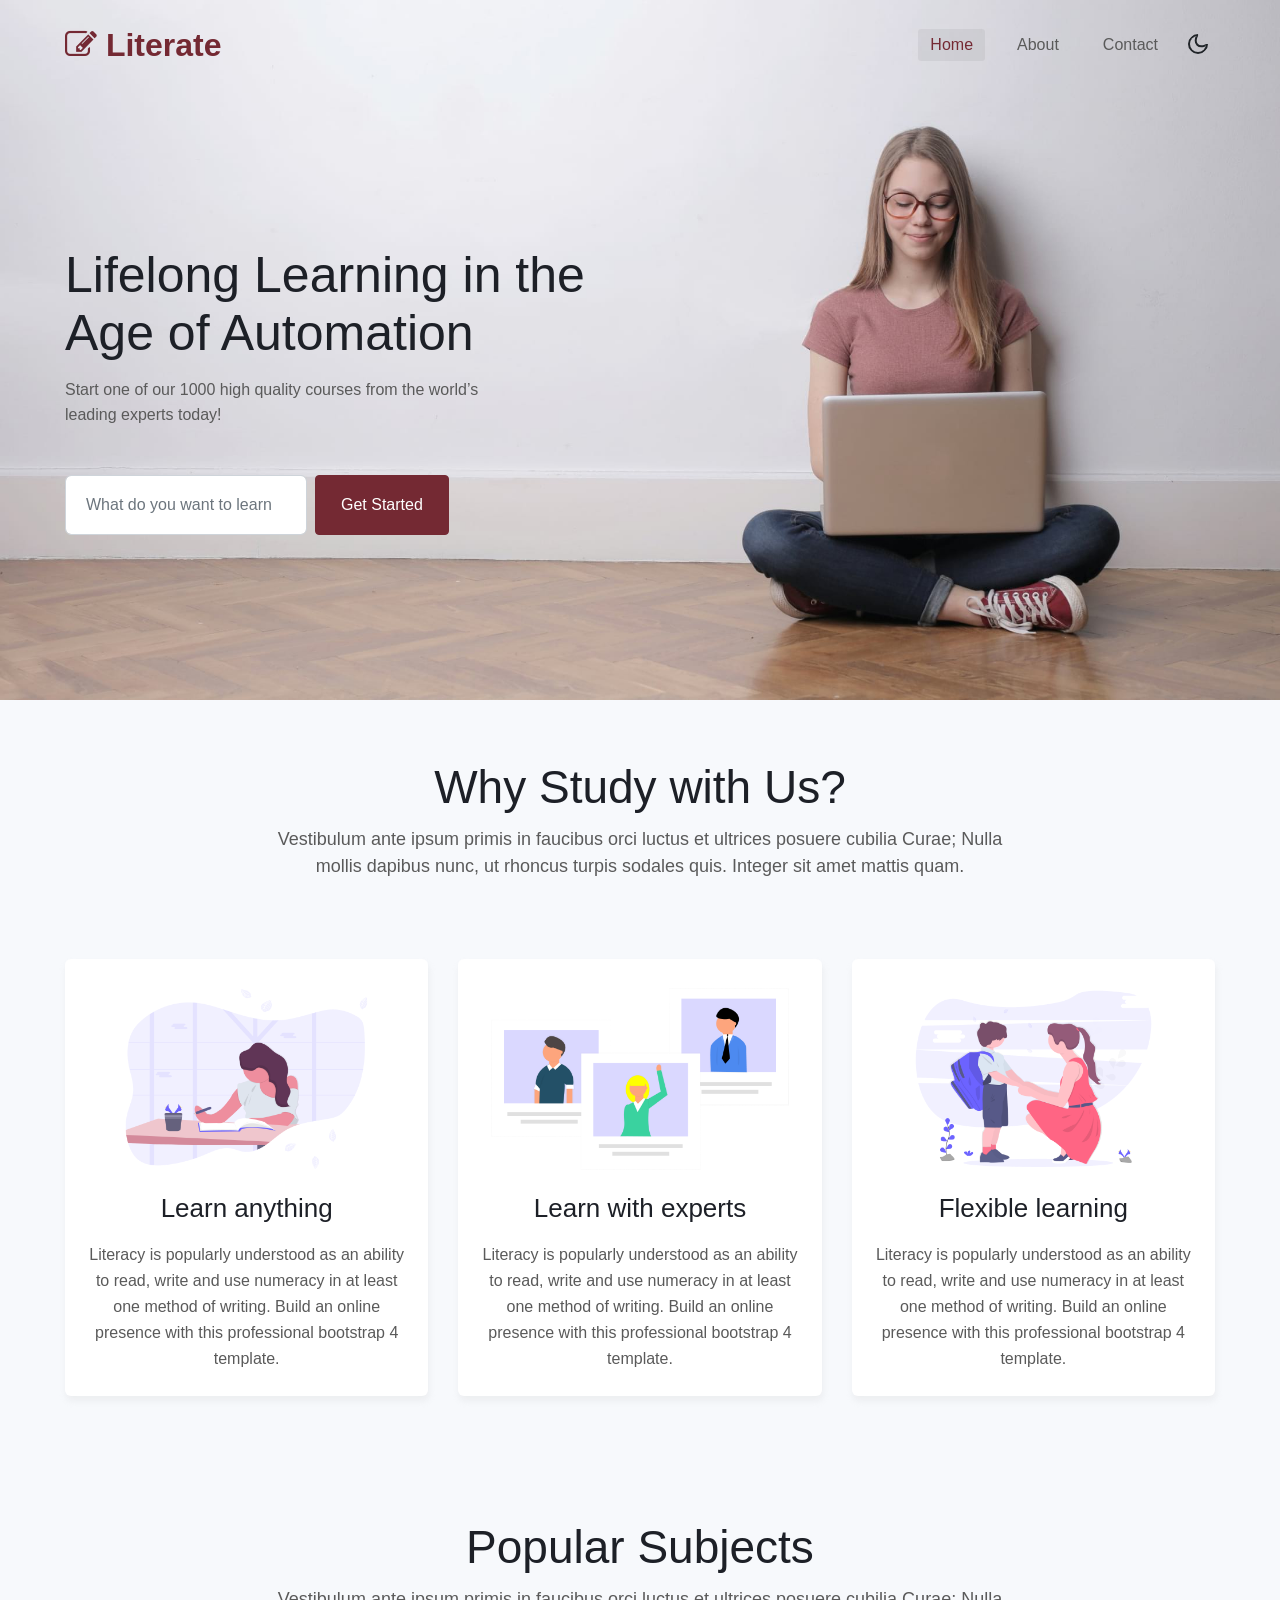
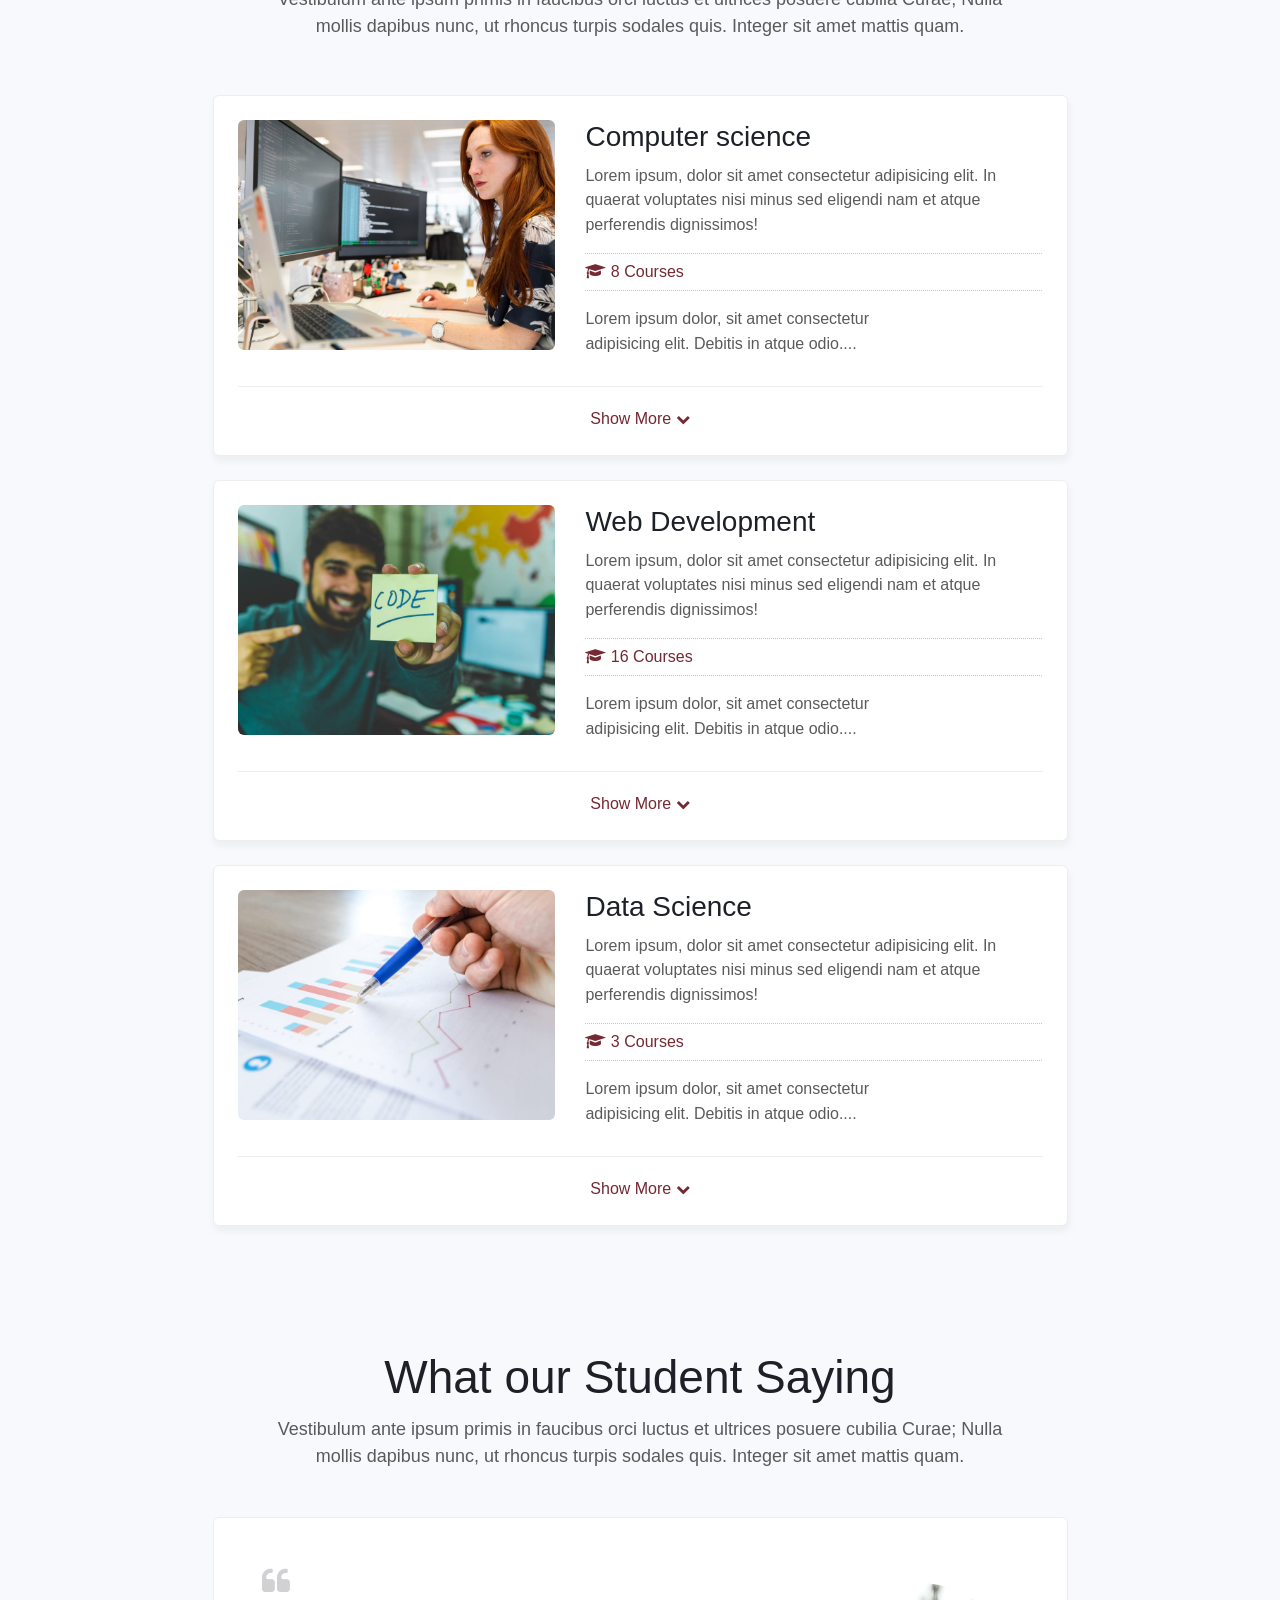
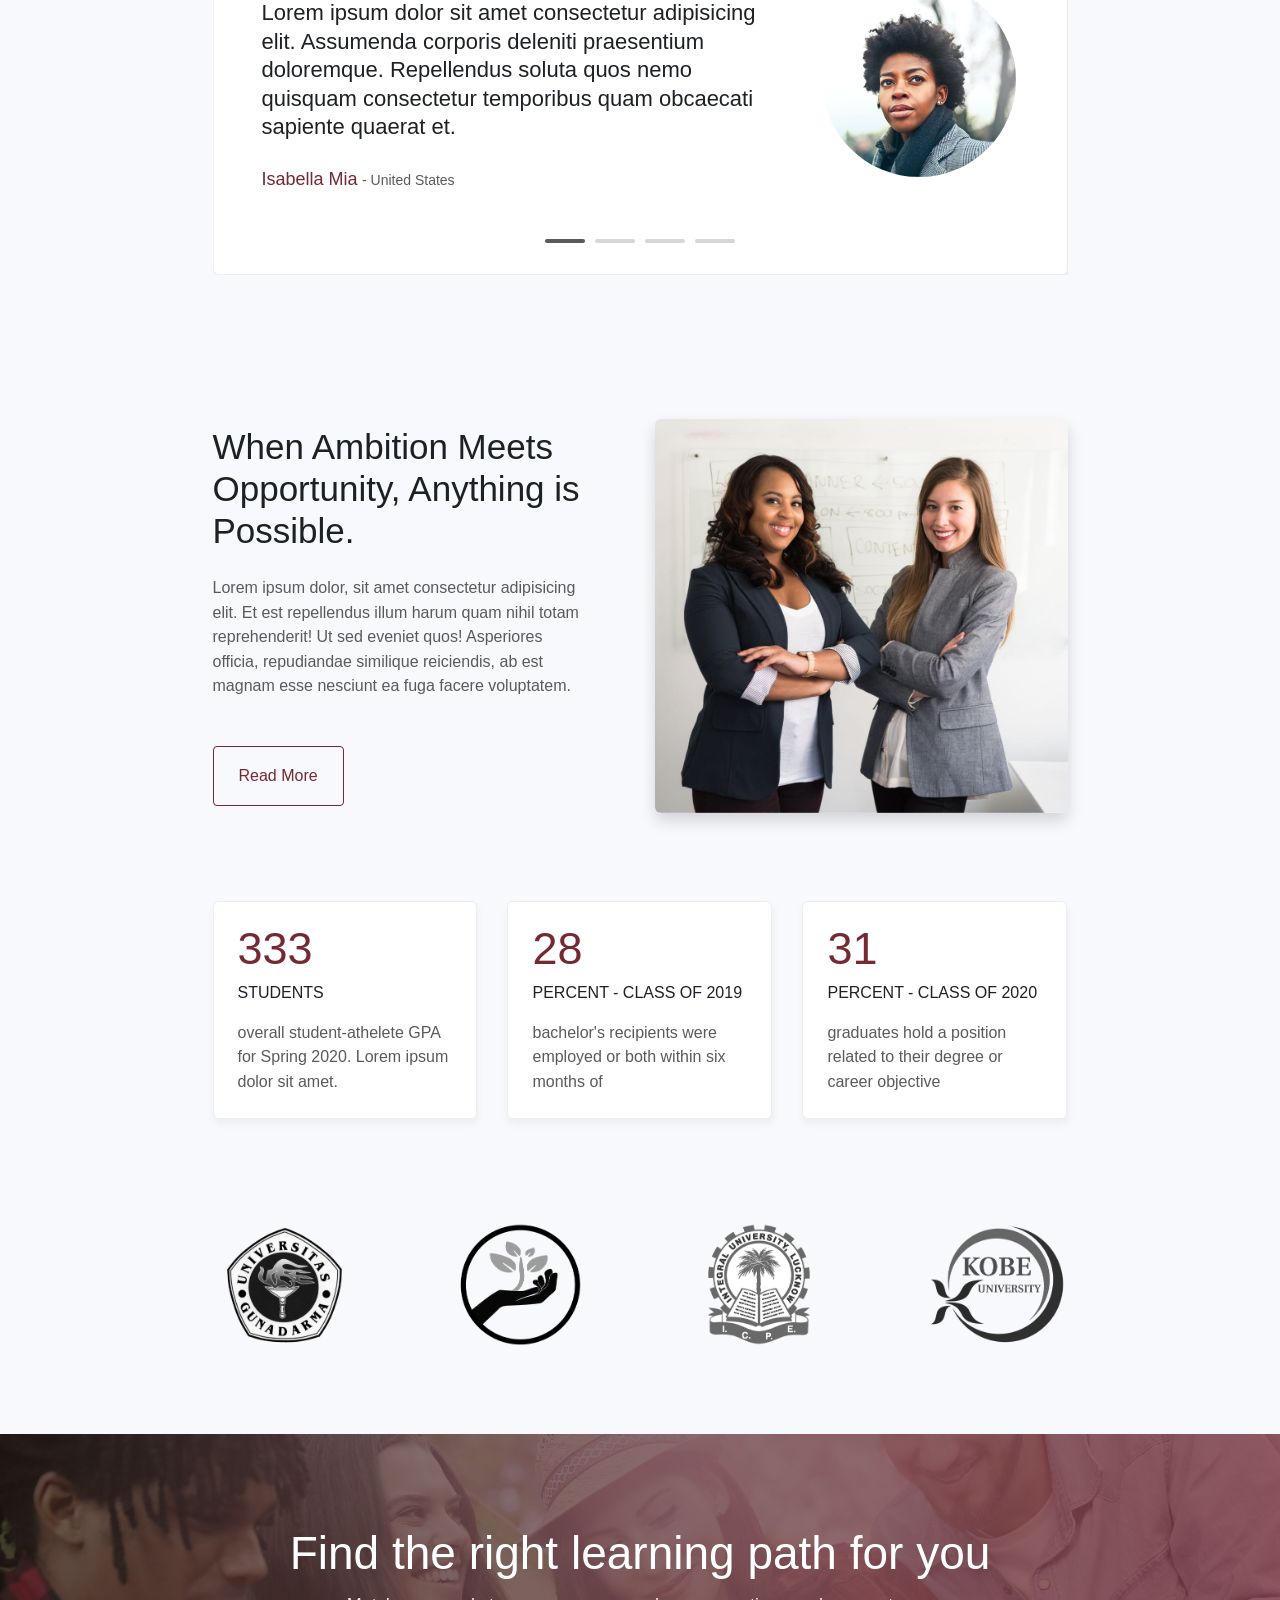
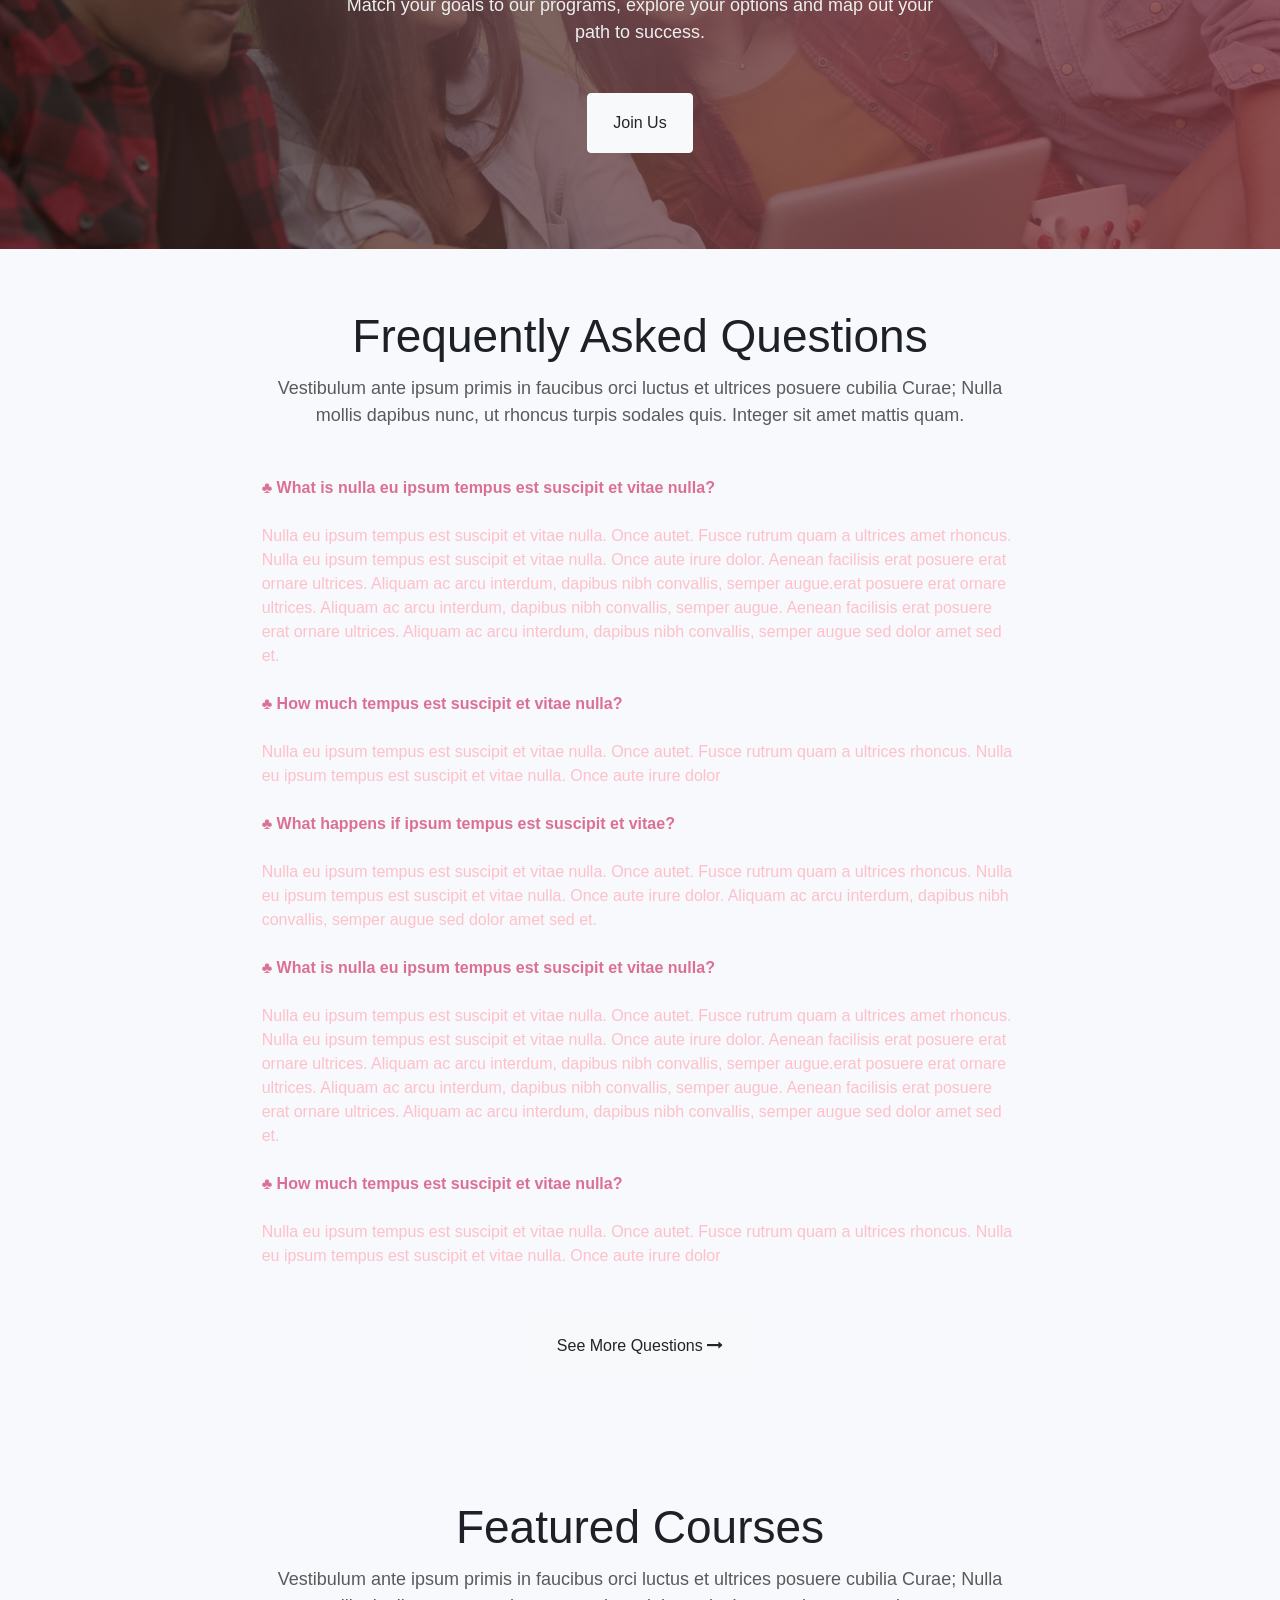
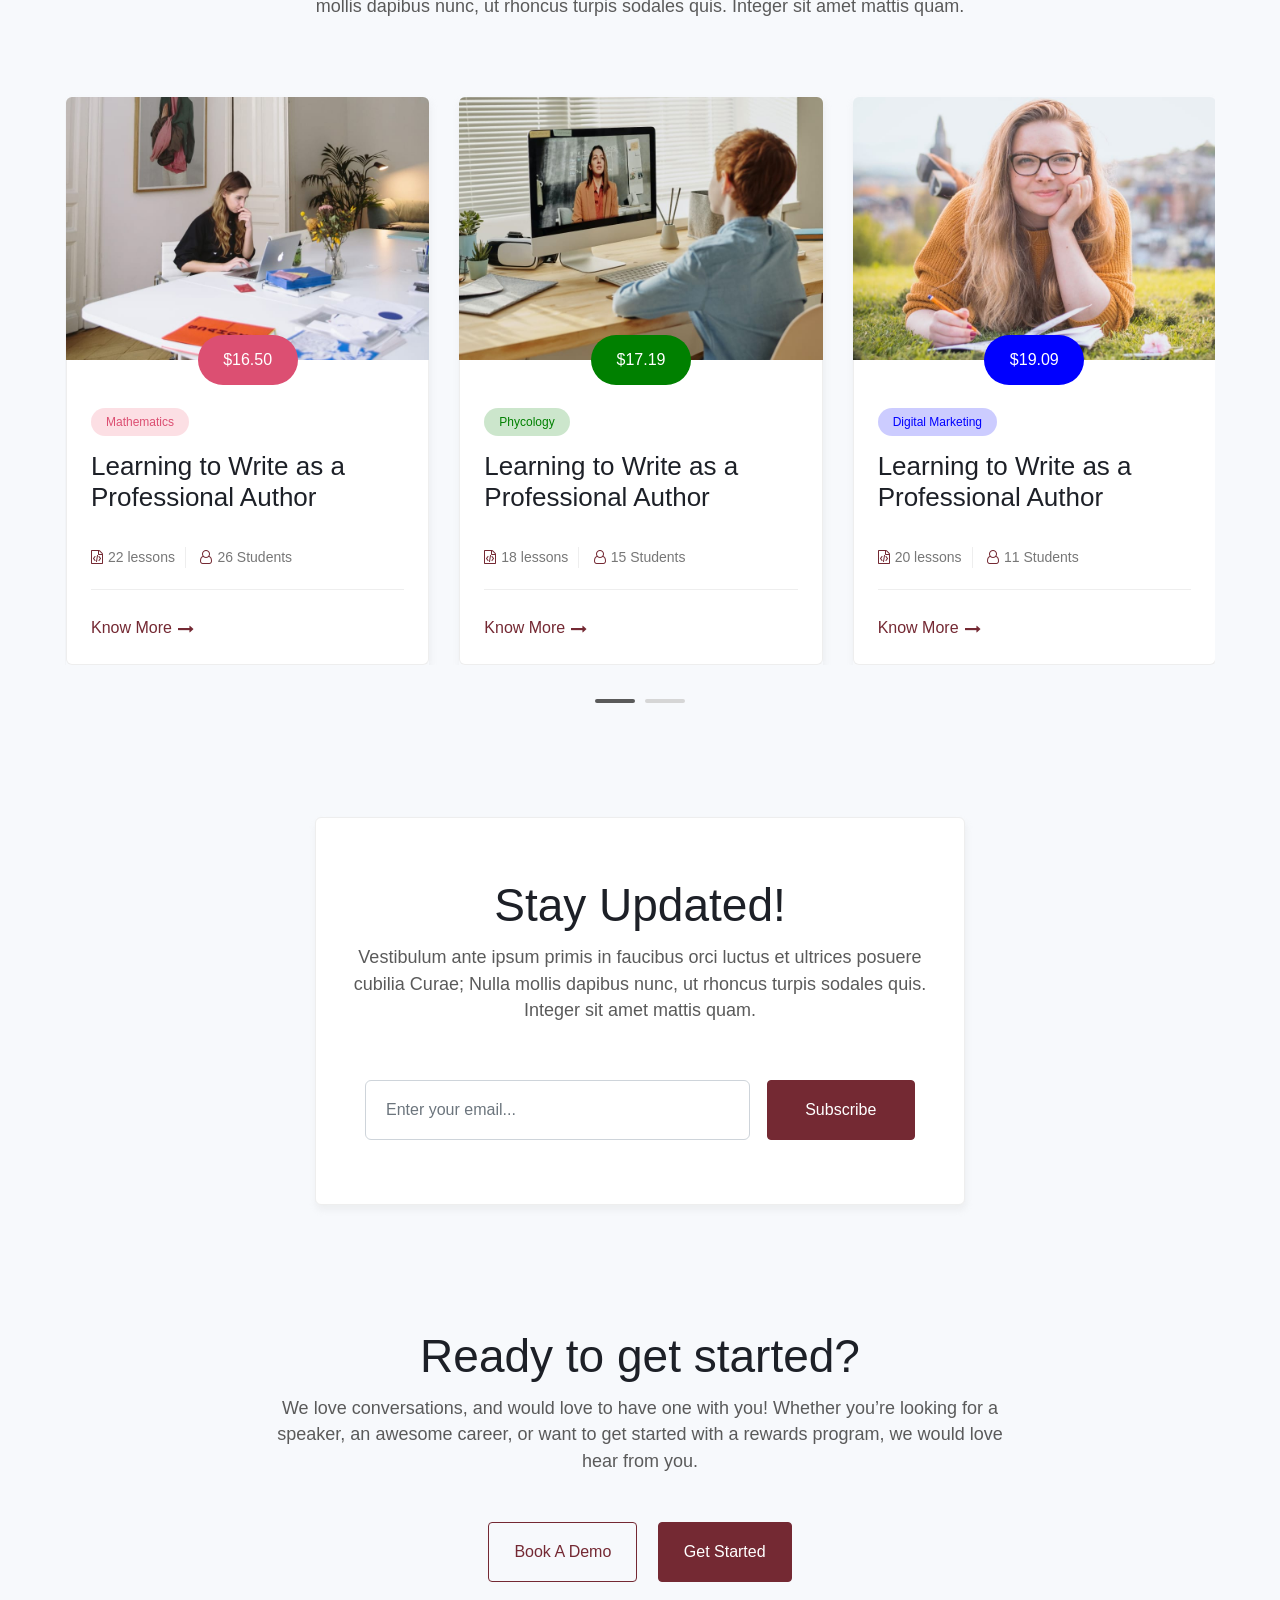
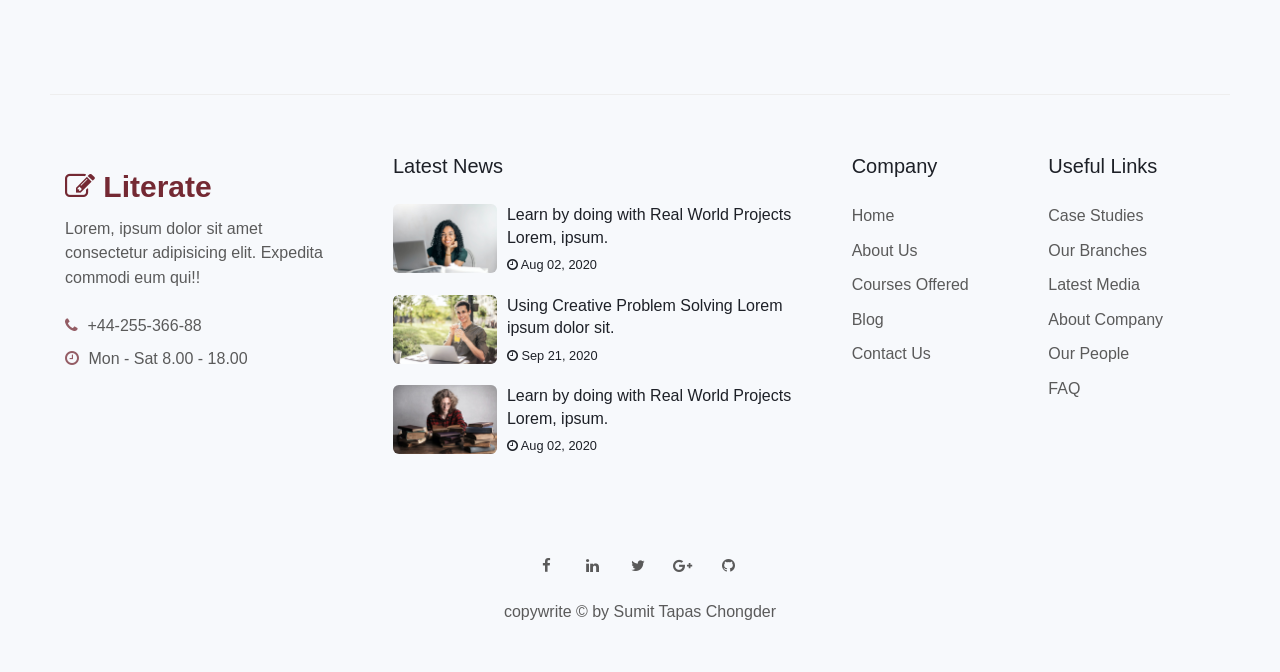
<file: index.html>
<!doctype html>
<html lang="en">

<head>
  <!-- Required meta tags -->
  <meta charset="utf-8">
  <meta name="viewport" content="width=device-width, initial-scale=1, shrink-to-fit=no">

  <title>Literate an Education Category Bootstrap Responsive Website Template | Home :: W3Layouts</title>

  <!-- Template CSS -->
  <link rel="stylesheet" href="assets/css/style-starter.css">
  <style>
    .faq-question{
      color: palevioletred;
    }

    .panel-content{
      color: pink;
    }
  </style>
</head>

<body>
  <!--header-->
  <section class="w3l-header">
    <header id="site-header" class="fixed-top">
      <div class="container">
        <nav class="navbar navbar-expand-lg navbar-dark stroke">
          <a class="navbar-brand" href="index.html">
            <span class="fa fa-pencil-square-o"></span> Literate
          </a>
          <!-- if logo is image enable this   
    <a class="navbar-brand" href="#index.html">
        <img src="image-path" alt="Your logo" title="Your logo" style="height:35px;" />
    </a> -->
          <button class="navbar-toggler  collapsed bg-gradient" type="button" data-toggle="collapse"
            data-target="#navbarTogglerDemo02" aria-controls="navbarTogglerDemo02" aria-expanded="false"
            aria-label="Toggle navigation">
            <span class="navbar-toggler-icon fa icon-expand fa-bars"></span>
            <span class="navbar-toggler-icon fa icon-close fa-times"></span>
            </span>
          </button>

          <div class="collapse navbar-collapse" id="navbarTogglerDemo02">
            <ul class="navbar-nav ml-auto">
              <li class="nav-item active">
                <a class="nav-link" href="index.html">Home <span class="sr-only">(current)</span></a>
              </li>
              <li class="nav-item @@about-active">
                <a class="nav-link" href="about.html">About</a>
              </li>
              <li class="nav-item @@contact-active">
                <a class="nav-link" href="contact.html">Contact</a>
              </li>
            </ul>
          </div>
          <!-- toggle switch for light and dark theme -->
          <div class="mobile-position">
            <label class="theme-selector">
              <input type="checkbox" id="themeToggle">
              <i class="gg-sun"></i>
              <i class="gg-moon"></i>
            </label>
          </div>
          <!-- //toggle switch for light and dark theme -->
        </nav>
      </div>
    </header>
    <!--/header-->
  </section>
  <!-- index-block1 -->
  <div class="w3l-index1">
    <div class="content">
      <div class="container">
        <div class="row align-items-center">
          <div class="col-lg-6 content-left">
            <h3>Lifelong Learning in the Age of Automation
            </h3>
            <p class="mt-3 mb-lg-5 mb-4">Start one of our 1000 high quality courses from the world’s leading experts
              today!</p>
            <form class="form-inline search-course d-flex">
              <input type="search" class="form-control mb-2 mr-sm-2" id="inlineFormInput"
                placeholder="What do you want to learn?" required="required">
              <button type="submit" class="btn btn-primary theme-button mb-2">Get Started</button>
            </form>
          </div>
        </div>
        <div class="clear"></div>
      </div>
    </div>
  </div>
  <!-- //index-block1 -->

  <!-- index-block2 -->
  <section class="w3l-index2 py-5">
    <div class="container py-md-3">
      <div class="header-section text-center mx-auto">
        <h3>Why Study with Us? </h3>
        <p class="my-3"> Vestibulum ante ipsum primis in faucibus orci luctus et ultrices posuere cubilia Curae;
          Nulla mollis dapibus nunc, ut rhoncus
          turpis sodales quis. Integer sit amet mattis quam.</p>
      </div>
      <div class="row bottom_grids pt-md-3 text-center">
        <div class="col-lg-4 col-md-6 mt-5">
          <div class="s-block">
            <a href="blog-single.html" class="d-block p-lg-4 p-3">
              <img src="assets/images/s1.png" alt="" class="img-fluid img-curve" />
              <h3 class="my-3">Learn anything</h3>
              <p class="">Literacy is popularly understood as an ability to read, write and use numeracy in at least one
                method of writing. Build an online presence with this professional bootstrap 4 template.</p>
            </a>
          </div>
        </div>
        <div class="col-lg-4 col-md-6 mt-5">
          <div class="s-block">
            <a href="blog-single.html" class="d-block p-lg-4 p-3">
              <img src="assets/images/s3.png" alt="" class="img-fluid img-curve" />
              <h3 class="my-3">Learn with experts</h3>
              <p class="">Literacy is popularly understood as an ability to read, write and use numeracy in at least one
                method of writing. Build an online presence with this professional bootstrap 4 template.</p>
            </a>
          </div>
        </div>
        <div class="col-lg-4 col-md-6 mt-5">
          <div class="s-block">
            <a href="blog-single.html" class="d-block p-lg-4 p-3">
              <img src="assets/images/s2.png" alt="" class="img-fluid img-curve" />
              <h3 class="my-3">Flexible learning</h3>
              <p class="">Literacy is popularly understood as an ability to read, write and use numeracy in at least one
                method of writing. Build an online presence with this professional bootstrap 4 template.</p>
            </a>
          </div>
        </div>
      </div>
    </div>
  </section>
  <!-- /index-block2 -->
  <!-- index-block2 -->
  <section class="w3l-index3 py-5">
    <div class="container py-md-3">
      <div class="header-section text-center mx-auto">
        <h3>Popular Subjects </h3>
        <p class="my-3"> Vestibulum ante ipsum primis in faucibus orci luctus et ultrices posuere cubilia Curae;
          Nulla mollis dapibus nunc, ut rhoncus
          turpis sodales quis. Integer sit amet mattis quam.</p>
      </div>
      <div class="row pt-md-3">
        <div class="col-lg-9 col-md-10 mx-auto">
          <div class="accordion" id="accordionExample">
            <div class="subject-card mt-4">
              <div class="subject-card-header p-0" id="headingOne">
                <a href="#" class="card__title p-3 p-lg-4 collapsed d-block" data-toggle="collapse"
                  data-target="#collapseOne" aria-expanded="false" aria-controls="collapseOne">
                  <div class="row">
                    <div class="col-md-5 subject-img">
                      <img src="assets/images/s1.jpg" class="img-fluid img-curve" alt="" />
                    </div>
                    <div class="col-md-7 subject-content mt-md-0 mt-4">
                      <h3>Computer science</h3>
                      <p>Lorem ipsum, dolor sit amet consectetur adipisicing elit. In quaerat voluptates nisi minus sed
                        eligendi nam et atque
                        perferendis dignissimos!</p>
                      <span class="course-number"><span class="fa fa-graduation-cap" aria-hidden="true"></span> 8
                        Courses</span>
                      <p class="sub-para">Lorem ipsum dolor, sit amet consectetur adipisicing elit. Debitis in atque
                        odio....</p>
                    </div>
                  </div>
                  <span class="collapsed">
                    Show More <i class="fa fa-chevron-down" aria-hidden="true"></i>
                  </span>
                  <span class="expanded">
                    Show Less <i class="fa fa-chevron-up" aria-hidden="true"></i>
                  </span>
                </a>

              </div>

              <div id="collapseOne" class="collapse" aria-labelledby="headingOne" data-parent="#accordionExample"
                style="">
                <div class="card-body p-3 p-lg-4">
                  <div class="row">
                    <div class="col-md-6 pr-md-4">
                      <div class="course-details">
                        <h4>Why Study with Us?</h4>
                        <ul>
                          <li><img src="assets/images/check.png" alt="tick"> overall student-athelete GPA for Spring
                            2020</li>
                          <li><img src="assets/images/check.png" alt="tick"> bachelor's recipients were employed or both
                            within six months of</li>
                          <li><img src="assets/images/check.png" alt="tick"> gradueates hold a position related to their
                            degree or career objective</li>
                        </ul>
                      </div>
                      <div class="course-details mt-5">
                        <h4>Subject features:</h4>
                        <ol>
                          <li>overall student-athelete GPA for Spring 2020</li>
                          <li>bachelor's recipients were employed or both within six months of</li>
                          <li>gradueates hold a position related to their degree or career objective</li>
                          <li>overall student-athelete GPA for Spring 2020</li>
                          <li>bachelor's recipients were employed or both within six months of</li>
                          <li>gradueates hold a position related to their degree or career objective</li>
                        </ol>
                      </div>
                      <div class="course-details mt-5">
                        <h4>Subject overview:</h4>
                        <p class="mb-4">Lorem ipsum dolor sit amet consectetur adipisicing elit. Assumenda nisi fuga
                          natus quis velit tenetur,
                          consectetur, temporibus ea quasi repellendus doloremque sit magnam dignissimos ut!</p>
                        <a class="btn btn-light" href="courses.html">View all Courses</a>
                      </div>
                    </div>
                    <div class="col-md-6 pl-md-4 mt-md-0 mt-5">
                      <div class="course-details">
                        <h4>Subject overview:</h4>
                        <p>Lorem ipsum dolor sit amet consectetur adipisicing elit. Assumenda nisi fuga natus quis velit
                          tenetur, consectetur,
                          temporibus ea quasi repellendus doloremque sit magnam dignissimos ut!</p>
                        <img src="assets/images/banner.jpg" class="img-fluid img-curve my-3" alt="" />
                        <p>Lorem, ipsum dolor sit amet consectetur adipisicing elit.</p>
                      </div>
                      <div class="course-details mt-5">
                        <h4>Subject benefits:</h4>
                        <p class="mb-3">Lorem ipsum dolor sit amet consectetur adipisicing elit perferendis dignissimos!
                        </p>
                        <ol>
                          <li>overall student-athelete GPA for Spring 2020</li>
                          <li>bachelor's recipients were employed or both within six months of</li>
                          <li>gradueates hold a position related to their degree or career objective</li>
                          <li>overall student-athelete GPA for Spring 2020</li>
                        </ol>
                      </div>
                    </div>
                  </div>
                </div>
              </div>
            </div>

            <div class="subject-card mt-4">
              <div class="subject-card-header p-0" id="headingTwo">
                <a href="#" class="card__title p-3 p-lg-4 collapsed d-block" data-toggle="collapse"
                  data-target="#collapseTwo" aria-expanded="false" aria-controls="collapseTwo">
                  <div class="row">
                    <div class="col-md-5 subject-img">
                      <img src="assets/images/s2.jpg" class="img-fluid img-curve" alt="" />
                    </div>
                    <div class="col-md-7 subject-content mt-md-0 mt-4">
                      <h3>Web Development</h3>
                      <p>Lorem ipsum, dolor sit amet consectetur adipisicing elit. In quaerat voluptates nisi minus sed
                        eligendi nam et atque
                        perferendis dignissimos!</p>
                      <span class="course-number"><span class="fa fa-graduation-cap" aria-hidden="true"></span> 16
                        Courses</span>
                      <p class="sub-para">Lorem ipsum dolor, sit amet consectetur adipisicing elit. Debitis in atque
                        odio....</p>
                    </div>
                  </div>
                  <span class="collapsed">
                    Show More <i class="fa fa-chevron-down" aria-hidden="true"></i>
                  </span>
                  <span class="expanded">
                    Show Less <i class="fa fa-chevron-up" aria-hidden="true"></i>
                  </span>
                </a>
              </div>
              <div id="collapseTwo" class="collapse" aria-labelledby="headingTwo" data-parent="#accordionExample"
                style="">
                <div class="card-body para__style">
                  <div class="row">
                    <div class="col-md-6 pr-md-4">
                      <div class="course-details">
                        <h4>Why Study with Us?</h4>
                        <ul>
                          <li><img src="assets/images/check.png" alt="tick"> overall student-athelete GPA for Spring
                            2020</li>
                          <li><img src="assets/images/check.png" alt="tick"> bachelor's recipients were employed or both
                            within six months of</li>
                          <li><img src="assets/images/check.png" alt="tick"> gradueates hold a position related to their
                            degree or career objective</li>
                        </ul>
                      </div>
                      <div class="course-details mt-5">
                        <h4>Subject features:</h4>
                        <ol>
                          <li>overall student-athelete GPA for Spring 2020</li>
                          <li>bachelor's recipients were employed or both within six months of</li>
                          <li>gradueates hold a position related to their degree or career objective</li>
                          <li>overall student-athelete GPA for Spring 2020</li>
                          <li>bachelor's recipients were employed or both within six months of</li>
                          <li>gradueates hold a position related to their degree or career objective</li>
                        </ol>
                      </div>
                      <div class="course-details mt-5">
                        <h4>Subject overview:</h4>
                        <p class="mb-4">Lorem ipsum dolor sit amet consectetur adipisicing elit. Assumenda nisi fuga
                          natus quis velit tenetur,
                          consectetur, temporibus ea quasi repellendus doloremque sit magnam dignissimos ut!</p>
                        <a class="btn btn-light" href="courses.html">View all Courses</a>
                      </div>
                    </div>
                    <div class="col-md-6 pl-md-4 mt-md-0 mt-5">
                      <div class="course-details">
                        <h4>Subject overview:</h4>
                        <p>Lorem ipsum dolor sit amet consectetur adipisicing elit. Assumenda nisi fuga natus quis velit
                          tenetur, consectetur,
                          temporibus ea quasi repellendus doloremque sit magnam dignissimos ut!</p>
                        <img src="assets/images/banner.jpg" class="img-fluid img-curve my-3" alt="" />
                        <p>Lorem, ipsum dolor sit amet consectetur adipisicing elit.</p>
                      </div>
                      <div class="course-details mt-5">
                        <h4>Subject benefits:</h4>
                        <p class="mb-3">Lorem ipsum dolor sit amet consectetur adipisicing elit perferendis dignissimos!
                        </p>
                        <ol>
                          <li>overall student-athelete GPA for Spring 2020</li>
                          <li>bachelor's recipients were employed or both within six months of</li>
                          <li>gradueates hold a position related to their degree or career objective</li>
                          <li>overall student-athelete GPA for Spring 2020</li>
                        </ol>
                      </div>
                    </div>
                  </div>
                </div>
              </div>
            </div>

            <div class="subject-card mt-4">
              <div class="subject-card-header p-0" id="headingThree">
                <a href="#" class="card__title p-3 p-lg-4 collapsed d-block" data-toggle="collapse"
                  data-target="#collapseThree" aria-expanded="false" aria-controls="collapseThree">
                  <div class="row">
                    <div class="col-md-5 subject-img">
                      <img src="assets/images/s3.jpg" class="img-fluid img-curve" alt="" />
                    </div>
                    <div class="col-md-7 subject-content mt-md-0 mt-4">
                      <h3>Data Science</h3>
                      <p>Lorem ipsum, dolor sit amet consectetur adipisicing elit. In quaerat voluptates nisi minus sed
                        eligendi nam et atque
                        perferendis dignissimos!</p>
                      <span class="course-number"><span class="fa fa-graduation-cap" aria-hidden="true"></span> 3
                        Courses</span>
                      <p class="sub-para">Lorem ipsum dolor, sit amet consectetur adipisicing elit. Debitis in atque
                        odio....</p>
                    </div>
                  </div>
                  <span class="collapsed">
                    Show More <i class="fa fa-chevron-down" aria-hidden="true"></i>
                  </span>
                  <span class="expanded">
                    Show Less <i class="fa fa-chevron-up" aria-hidden="true"></i>
                  </span>
                </a>
              </div>
              <div id="collapseThree" class="collapse" aria-labelledby="headingThree" data-parent="#accordionExample"
                style="">
                <div class="card-body para__style">
                  <div class="row">
                    <div class="col-md-6 pr-md-4">
                      <div class="course-details">
                        <h4>Why Study with Us?</h4>
                        <ul>
                          <li><img src="assets/images/check.png" alt="tick"> overall student-athelete GPA for Spring
                            2020</li>
                          <li><img src="assets/images/check.png" alt="tick"> bachelor's recipients were employed or both
                            within six months of</li>
                          <li><img src="assets/images/check.png" alt="tick"> gradueates hold a position related to their
                            degree or career objective</li>
                        </ul>
                      </div>
                      <div class="course-details mt-5">
                        <h4>Subject features:</h4>
                        <ol>
                          <li>overall student-athelete GPA for Spring 2020</li>
                          <li>bachelor's recipients were employed or both within six months of</li>
                          <li>gradueates hold a position related to their degree or career objective</li>
                          <li>overall student-athelete GPA for Spring 2020</li>
                          <li>bachelor's recipients were employed or both within six months of</li>
                          <li>gradueates hold a position related to their degree or career objective</li>
                        </ol>
                      </div>
                      <div class="course-details mt-5">
                        <h4>Subject overview:</h4>
                        <p class="mb-4">Lorem ipsum dolor sit amet consectetur adipisicing elit. Assumenda nisi fuga
                          natus quis velit tenetur,
                          consectetur, temporibus ea quasi repellendus doloremque sit magnam dignissimos ut!</p>
                        <a class="btn btn-light" href="courses.html">View all Courses</a>
                      </div>
                    </div>
                    <div class="col-md-6 pl-md-4  mt-md-0 mt-5">
                      <div class="course-details">
                        <h4>Subject overview:</h4>
                        <p>Lorem ipsum dolor sit amet consectetur adipisicing elit. Assumenda nisi fuga natus quis velit
                          tenetur, consectetur,
                          temporibus ea quasi repellendus doloremque sit magnam dignissimos ut!</p>
                        <img src="assets/images/banner.jpg" class="img-fluid img-curve my-3" alt="" />
                        <p>Lorem, ipsum dolor sit amet consectetur adipisicing elit.</p>
                      </div>
                      <div class="course-details mt-5">
                        <h4>Subject benefits:</h4>
                        <p class="mb-3">Lorem ipsum dolor sit amet consectetur adipisicing elit perferendis dignissimos!
                        </p>
                        <ol>
                          <li>overall student-athelete GPA for Spring 2020</li>
                          <li>bachelor's recipients were employed or both within six months of</li>
                          <li>gradueates hold a position related to their degree or career objective</li>
                          <li>overall student-athelete GPA for Spring 2020</li>
                        </ol>
                      </div>
                    </div>
                  </div>
                </div>
              </div>
            </div>
          </div>
        </div>
      </div>
    </div>
  </section>
  <!-- /index-block2 -->
  <section class="w3l-testimonials" id="testimonials">
    <div class="testimonials py-5">
      <div class="container py-lg-3">
        <div class="header-section text-center mx-auto">
          <h3>What our Student Saying </h3>
          <p class="my-3"> Vestibulum ante ipsum primis in faucibus orci luctus et ultrices posuere cubilia Curae;
            Nulla mollis dapibus nunc, ut rhoncus
            turpis sodales quis. Integer sit amet mattis quam.</p>
        </div>
        <div class="row mt-4">
          <div class="col-lg-9 col-md-10 mx-auto">
            <div class="owl-testimonials owl-carousel owl-theme">
              <div class="item">
                <div class="slider-info mt-lg-4 mt-3">
                  <div class="message">
                    <span class="fa fa-quote-left" aria-hidden="true"></span>
                    <p>Lorem ipsum dolor sit amet consectetur adipisicing elit. Assumenda corporis deleniti praesentium
                      doloremque. Repellendus soluta quos nemo quisquam consectetur temporibus quam obcaecati sapiente
                      quaerat et.</p>
                    <div class="name mt-4">
                      <h4>Isabella Mia</h4>
                      <p>- United States</p>
                    </div>
                  </div>
                  <div class="img-circle">
                    <img src="assets/images/team3.jpg" class="img-fluid testimonial-img" alt="client image">
                  </div>
                </div>
              </div>
              <div class="item">
                <div class="slider-info mt-lg-4 mt-3">
                  <div class="message">
                    <span class="fa fa-quote-left" aria-hidden="true"></span>
                    <p>Lorem ipsum dolor sit amet consectetur adipisicing elit. Assumenda corporis deleniti praesentium
                      doloremque. Repellendus soluta quos nemo quisquam consectetur temporibus quam obcaecati sapiente
                      quaerat et.</p>
                    <div class="name mt-4">
                      <h4>Benjamin Lucas</h4>
                      <p>- Sweden</p>
                    </div>
                  </div>
                  <div class="img-circle">
                    <img src="assets/images/team4.jpg" class="img-fluid testimonial-img" alt="client image">
                  </div>
                </div>
              </div>
              <div class="item">
                <div class="slider-info mt-lg-4 mt-3">
                  <div class="message">
                    <span class="fa fa-quote-left" aria-hidden="true"></span>
                    <p>Lorem ipsum dolor sit amet consectetur adipisicing elit. Assumenda corporis deleniti praesentium
                      doloremque. Repellendus soluta quos nemo quisquam consectetur temporibus quam obcaecati sapiente
                      quaerat et.</p>
                    <div class="name mt-4">
                      <h4>Oliver Bradley</h4>
                      <p>- United Kingdom</p>
                    </div>
                  </div>
                  <div class="img-circle">
                    <img src="assets/images/team1.jpg" class="img-fluid testimonial-img" alt="client image">
                  </div>
                </div>
              </div>
              <div class="item">
                <div class="slider-info mt-lg-4 mt-3">
                  <div class="message">
                    <span class="fa fa-quote-left" aria-hidden="true"></span>
                    <p>Lorem ipsum dolor sit amet consectetur adipisicing elit. Assumenda corporis deleniti praesentium
                      doloremque. Repellendus soluta quos nemo quisquam consectetur temporibus quam obcaecati sapiente
                      quaerat et.</p>
                    <div class="name mt-4">
                      <h4>William James</h4>
                      <p>- United States</p>
                    </div>
                  </div>
                  <div class="img-circle">
                    <img src="assets/images/team2.jpg" class="img-fluid testimonial-img" alt="client image">
                  </div>
                </div>
              </div>
            </div>
          </div>
        </div>
      </div>
    </div>
  </section>
  <section class="w3l-index4 py-4">
    <div class="container py-lg-3 mt-3">
      <div class="row mt-4">
        <div class="col-lg-9 col-md-10 mx-auto">
          <div class="row align-items-center">
            <div class="col-lg-6 book-info pr-lg-5">
              <h3 class="mb-md-4 mb-3">When Ambition Meets Opportunity, Anything is Possible.</h3>
              <p class="mb-md-5 mb-4">Lorem ipsum dolor, sit amet consectetur adipisicing elit. Et est repellendus illum
                harum quam nihil totam
                reprehenderit! Ut sed eveniet quos! Asperiores officia, repudiandae similique reiciendis, ab est magnam
                esse nesciunt ea fuga facere
                voluptatem.</p>
              <a href="about.html" class="btn btn-outline-primary theme-button">Read More</a>
            </div>
            <div class="col-lg-6 mt-lg-0 mt-5">
              <img src="assets/images/stat.jpg" class="img-fluid shadow img-curve" alt="" />
            </div>
          </div>
        </div>
      </div>
    </div>
  </section>
  <!-- stats -->
  <section class="w3l-stats pb-5 pt-4" id="stats">
    <div class="gallery-inner container pb-lg-3">
      <div class="row mt-4">
        <div class="col-lg-9 col-md-10 mx-auto">
          <div class="row stats-con align-items-stretch">
            <div class="col-lg-4 col-sm-6">
              <div class="stats_info counter_grid">
                <p class="counter">1058</p>
                <h4>Students</h4>
                <p>overall student-athelete GPA for Spring 2020. Lorem ipsum dolor sit amet.</p>
              </div>
            </div>
            <div class="col-lg-4 col-sm-6 mt-sm-0 mt-4">
              <div class="stats_info counter_grid1">
                <p class="counter">89</p>
                <h4>Percent - Class of 2019</h4>
                <p>bachelor's recipients were employed or both within six months of</p>
              </div>
            </div>
            <div class="col-lg-4 col-sm-6 mt-lg-0 mt-sm-5 mt-4">
              <div class="stats_info counter_grid">
                <p class="counter">97</p>
                <h4>Percent - Class of 2020</h4>
                <p>graduates hold a position related to their degree or career objective</p>
              </div>
            </div>
          </div>
        </div>
      </div>
    </div>
  </section>
  <!-- //stats -->
  <!-- logos Section -->
  <section class="w3l-logos pb-5">
    <div class="container py-lg-3">
      <div class="row">
        <div class="col-lg-10 mx-auto">
          <div class="owl-logos owl-carousel owl-theme logo-view">
            <div class="item">
              <img src="assets/images/logo1.png" alt="company-logo" class="img-fluid">
            </div>
            <div class="item">
              <img src="assets/images/logo2.png" alt="company-logo" class="img-fluid">

            </div>
            <div class="item">
              <img src="assets/images/logo3.png" alt="company-logo" class="img-fluid">

            </div>
            <div class="item">
              <img src="assets/images/logo4.png" alt="company-logo" class="img-fluid">

            </div>
          </div>
        </div>
      </div>
    </div>
  </section>
  <!-- //logos Section -->
  <section class="w3l-index5 py-5 text-center">
    <div class="container py-lg-5">
      <div class="row">
        <div class="col-lg-9 col-md-10 mx-auto">
          <div class="header-section white join mb-5">
            <h3>Find the right learning path for you</h3>
            <p class="my-3">Match your goals to our programs, explore your options and map out your path to success.</p>
          </div>
          <a href="login.html" class="btn btn-light theme-button">Join Us</a>
        </div>
      </div>
    </div>
  </section>
  <section class="w3l-faq py-5">
    <div class="faq-content py-lg-3">
      <div class="container">
        <div class="header-section mb-5 text-center mx-auto">
          <h3>Frequently Asked Questions </h3>
          <p class="my-3"> Vestibulum ante ipsum primis in faucibus orci luctus et ultrices posuere cubilia Curae;
            Nulla mollis dapibus nunc, ut rhoncus
            turpis sodales quis. Integer sit amet mattis quam.</p>
        </div>
        <div class="row">
          <div class="col-lg-8 col-md-9 mx-auto">
            <div class="faq-question">
              <!-- <input id="q1" type="checkbox" class="panel"> -->
              <!-- <div class="plus">+</div> -->
              <strong for="q1" class="panel-title">&#9827; What is nulla eu ipsum tempus est suscipit et vitae nulla?</strong>
              <br> <br>
              <div class="panel-content">Nulla eu ipsum tempus est suscipit et vitae nulla. Once autet.
                Fusce rutrum quam a ultrices amet rhoncus. Nulla eu ipsum tempus est suscipit et vitae nulla. Once
                aute irure dolor. Aenean facilisis erat posuere erat ornare ultrices. Aliquam ac arcu interdum,
                dapibus nibh convallis, semper augue.erat posuere erat ornare ultrices. Aliquam ac arcu interdum,
                dapibus nibh convallis, semper augue. Aenean facilisis erat posuere erat ornare ultrices.
                Aliquam ac arcu interdum, dapibus nibh convallis, semper augue sed dolor amet sed et. </div>
            </div>
            <br>
            <div class="faq-question">
              <!-- <input id="q2" type="checkbox" class="panel"> -->
              <!-- <div class="plus">+</div> -->
              <strong for="q2" class="panel-title">&#9827; How much tempus est suscipit et vitae nulla?</strong>
              <br> <br>
              <div class="panel-content">Nulla eu ipsum tempus est suscipit et vitae nulla. Once autet.
                Fusce rutrum quam a ultrices rhoncus. Nulla eu ipsum tempus est suscipit et vitae nulla. Once
                aute irure dolor
              </div>
            </div>
            <br>
            <div class="faq-question">
              <!-- <input id="q3" type="checkbox" class="panel"> -->
              <!-- <div class="plus">+</div> -->
              <strong for="q3" class="panel-title">&#9827; What happens if ipsum tempus est suscipit et vitae?</strong>
              <br> <br>
              <div class="panel-content">Nulla eu ipsum tempus est suscipit et vitae nulla. Once autet.
                Fusce rutrum quam a ultrices rhoncus. Nulla eu ipsum tempus est suscipit et vitae nulla. Once
                aute irure dolor. Aliquam ac arcu interdum, dapibus nibh convallis, semper augue sed dolor amet sed et.
              </div>
            </div>
            <br>
            <div class="faq-question">
              <!-- <input id="q4" type="checkbox" class="panel"> -->
              <!-- <div class="plus">+</div> -->
              <strong for="q4" class="panel-title">&#9827; What is nulla eu ipsum tempus est suscipit et vitae nulla?</strong>
              <br> <br>
              <div class="panel-content">Nulla eu ipsum tempus est suscipit et vitae nulla. Once autet.
                Fusce rutrum quam a ultrices amet rhoncus. Nulla eu ipsum tempus est suscipit et vitae nulla. Once
                aute irure dolor. Aenean facilisis erat posuere erat ornare ultrices. Aliquam ac arcu interdum,
                dapibus nibh convallis, semper augue.erat posuere erat ornare ultrices. Aliquam ac arcu interdum,
                dapibus nibh convallis, semper augue. Aenean facilisis erat posuere erat ornare ultrices.
                Aliquam ac arcu interdum, dapibus nibh convallis, semper augue sed dolor amet sed et. </div>
            </div>
            <br>
            <div class="faq-question">
              <!-- <input id="q5" type="checkbox" class="panel"> -->
              <!-- <div class="plus">+</div> -->
              <strong for="q5" class="panel-title">&#9827; How much tempus est suscipit et vitae nulla?</strong>
              <br> <br>
              <div class="panel-content">Nulla eu ipsum tempus est suscipit et vitae nulla. Once autet.
                Fusce rutrum quam a ultrices rhoncus. Nulla eu ipsum tempus est suscipit et vitae nulla. Once
                aute irure dolor
              </div>
            </div>
            <div class="more text-center mt-5">
              <a href="faq.html" class="btn btn-light theme-button">See more questions <span
                  class="fa fa-long-arrow-right"></span></a>
            </div>
          </div>
        </div>
      </div>
    </div>
  </section>
  <!-- courses Section -->
  <section class="w3l-courses py-5">
    <div class="container py-lg-3">
      <div class="header-section mb-5 text-center mx-auto">
        <h3>Featured Courses </h3>
        <p class="my-3"> Vestibulum ante ipsum primis in faucibus orci luctus et ultrices posuere cubilia Curae;
          Nulla mollis dapibus nunc, ut rhoncus
          turpis sodales quis. Integer sit amet mattis quam.</p>
      </div>
      <div class="owl-courses owl-carousel owl-theme">
        <div class="item">
          <div class="course-grid">
            <div class="course-img">
              <a href="courses-single.html"><img src="assets/images/s4.jpg" alt=" " class="img-fluid">
                <div class="price red">
                  <h4>$16.50</h4>
                </div>
              </a>
            </div>
            <div class="course-cont">
              <span class="subject red">Mathematics</span>
              <h5 class="card-title"><a href="courses-single.html">Learning to Write as a Professional Author</a></h5>
              <ul class="admin-post">
                <li>
                  <span class="fa fa-file-code-o"></span>22 lessons
                </li>
                <li>
                  <span class="fa fa-user-o"></span>26 Students
                </li>
              </ul>
              <a href="courses-single.html" class="blog-btn mt-3">Know More <span class="fa fa-long-arrow-right"
                  aria-hidden="true"></span></a>
            </div>
          </div>
        </div>
        <div class="item">
          <div class="course-grid">
            <div class="course-img">
              <a href="courses-single.html"><img src="assets/images/s5.jpg" alt=" " class="img-fluid">
                <div class="price green">
                  <h4>$17.19</h4>
                </div>
              </a>
            </div>
            <div class="course-cont">
              <span class="subject green">Phycology</span>
              <h5 class="card-title"><a href="courses-single.html">Learning to Write as a Professional Author</a></h5>
              <ul class="admin-post">
                <li>
                  <span class="fa fa-file-code-o"></span>18 lessons
                </li>
                <li>
                  <span class="fa fa-user-o"></span>15 Students
                </li>
              </ul>
              <a href="courses-single.html" class="blog-btn mt-3">Know More <span class="fa fa-long-arrow-right"
                  aria-hidden="true"></span></a>
            </div>
          </div>

        </div>
        <div class="item">
          <div class="course-grid">
            <div class="course-img">
              <a href="courses-single.html"><img src="assets/images/s6.jpg" alt=" " class="img-fluid">
                <div class="price blue">
                  <h4>$19.09</h4>
                </div>
              </a>
            </div>
            <div class="course-cont">
              <span class="subject blue">Digital Marketing</span>
              <h5 class="card-title"><a href="courses-single.html">Learning to Write as a Professional Author</a></h5>
              <ul class="admin-post">
                <li>
                  <span class="fa fa-file-code-o"></span>20 lessons
                </li>
                <li>
                  <span class="fa fa-user-o"></span>11 Students
                </li>
              </ul>
              <a href="courses-single.html" class="blog-btn mt-3">Know More <span class="fa fa-long-arrow-right"
                  aria-hidden="true"></span></a>
            </div>
          </div>

        </div>
        <div class="item">
          <div class="course-grid">
            <div class="course-img">
              <a href="courses-single.html"><img src="assets/images/s1.jpg" alt=" " class="img-fluid">
                <div class="price green">
                  <h4>$45.49</h4>
                </div>
              </a>
            </div>
            <div class="course-cont">
              <span class="subject green">Computer Science</span>
              <h5 class="card-title"><a href="courses-single.html">Learning to Write as a Professional Author</a></h5>
              <ul class="admin-post">
                <li>
                  <span class="fa fa-file-code-o"></span>15 lessons
                </li>
                <li>
                  <span class="fa fa-user-o"></span>48 Students
                </li>
              </ul>
              <a href="courses-single.html" class="blog-btn mt-3">Know More <span class="fa fa-long-arrow-right"
                  aria-hidden="true"></span></a>
            </div>
          </div>

        </div>
        <div class="item">
          <div class="course-grid">
            <div class="course-img">
              <a href="courses-single.html"><img src="assets/images/s2.jpg" alt=" " class="img-fluid">
                <div class="price red">
                  <h4>$28.15</h4>
                </div>
              </a>
            </div>
            <div class="course-cont">
              <span class="subject red">Data Science</span>
              <h5 class="card-title"><a href="courses-single.html">Learning to Write as a Professional Author</a></h5>
              <ul class="admin-post">
                <li>
                  <span class="fa fa-file-code-o"></span>5 lessons
                </li>
                <li>
                  <span class="fa fa-user-o"></span>12 Students
                </li>
              </ul>
              <a href="courses-single.html" class="blog-btn mt-3">Know More <span class="fa fa-long-arrow-right"
                  aria-hidden="true"></span></a>
            </div>
          </div>

        </div>
      </div>
    </div>
  </section>
  <!-- //courses Section -->
  <!-- subscribe section -->
  <section class="w3l-subscribe py-5">
    <div class="container py-lg-3">
      <div class="row mt-4">
        <div class="col-lg-9 col-md-10 mx-auto">
          <div class="subscribe mx-auto">
            <div class="header-section text-center mx-auto">
              <h3>Stay Updated! </h3>
              <p class="my-3"> Vestibulum ante ipsum primis in faucibus orci luctus et ultrices posuere cubilia Curae;
                Nulla mollis dapibus nunc, ut rhoncus
                turpis sodales quis. Integer sit amet mattis quam.</p>
            </div>
            <form action="#" method="post" class="subscribe-wthree pt-2 mt-5">
              <div class="d-flex flex-wrap subscribe-wthree-field">
                <input class="form-control" type="email" placeholder="Enter your email..." name="email" required="">
                <button class="btn btn-primary theme-button" type="submit">Subscribe</button>
              </div>
            </form>
          </div>
        </div>
      </div>
    </div>
  </section>
  <!-- //subscribe -->
  <!-- getstarted -->
  <section class="w3l-getstarted py-5">
    <div class="container py-md-3 text-center">
      <div class="header-section mx-auto">
        <h3>Ready to get started? </h3>
        <p class="my-3"> We love conversations, and would love to have one with you! Whether you’re looking for a
          speaker, an awesome career, or want to get started with a rewards program, we would love hear from you.</p>
      </div>
      <div class="buttons mt-5">
        <a href="contact.html" class="btn btn-outline-primary mr-2 theme-button">Book a Demo</a>
        <a href="login.html" class="btn btn-primary theme-button ml-2">Get Started</a>
      </div>
    </div>
  </section>
  <!-- / getstarted -->
  <footer>
    <!-- footer -->
    <section class="w3l-footer">
      <div class="w3l-footer-16-main py-5">
        <div class="container">
          <div class="row footer-border">
            <div class="col-lg-3 col-md-5 column pr-md-0">
              <h1><a href="index.html" class="footer-brand-logo"><span class="fa fa-pencil-square-o"></span>
                  Literate</a></h1>
              <p>Lorem, ipsum dolor sit amet consectetur adipisicing elit. Expedita commodi eum qui!!</p>
              <ul class="mt-4 contact">
                <li>
                  <p><span class="fa fa-phone" aria-hidden="true"></span> <a
                      href="tel:+44-255-366-88">+44-255-366-88</a></p>
                </li>
                <li>
                  <p><span class="fa fa-clock-o" aria-hidden="true"></span> Mon - Sat 8.00 - 18.00</p>
                </li>
              </ul>
            </div>
            <div class="col-lg-5 col-md-5 column pl-md-5 mt-md-0 mt-5">
              <h3>Latest News</h3>
              <a class="d-grid twitter-feed" href="#blog-single.html">
                <img src="assets/images/b1.jpg" class="img-fluid img-curve" alt="">
                <p class="twitter-title">Learn by doing with Real World Projects Lorem, ipsum.<br>

                  <label class="small"><span class="fa fa-clock-o"></span> Aug 02, 2020</label>
                </p>
              </a>
              <a class="d-grid twitter-feed" href="#blog-single.html">
                <img src="assets/images/b5.jpg" class="img-fluid img-curve" alt="">
                <p class="twitter-title">Using Creative Problem Solving Lorem ipsum dolor sit.<br>

                  <label class="small"><span class="fa fa-clock-o"></span> Sep 21, 2020</label>
                </p>
              </a>
              <a class="d-grid twitter-feed" href="#blog-single.html">
                <img src="assets/images/b3.jpg" class="img-fluid img-curve" alt="">
                <p class="twitter-title">Learn by doing with Real World Projects Lorem, ipsum.<br>

                  <label class="small"><span class="fa fa-clock-o"></span> Aug 02, 2020</label>
                </p>
              </a>
              </ul>
            </div>
            <div class="col-lg-2 col-md-4 col-sm-6 column mt-md-0 mt-5">
              <h3>Company</h3>
              <ul class="footer-gd-16">
                <li><a href="index.html">Home</a></li>
                <li><a href="about.html">About Us</a></li>
                <li><a href="#courses.html">Courses Offered</a></li>
                <li><a href="#blog.html">Blog</a></li>
                <li><a href="contact.html">Contact Us</a></li>
              </ul>
            </div>
            <div class="col-lg-2 col-md-4 col-sm-6 column mt-md-0 mt-5">
              <h3>Useful Links</h3>
              <ul class="footer-gd-16">
                <li><a href="#url">Case Studies</a></li>
                <li><a href="#url">Our Branches</a></li>
                <li><a href="#url">Latest Media</a></li>
                <li><a href="about.html">About Company</a></li>
                <li><a href="#url">Our People</a></li>
                <li><a href="#faq.html">FAQ</a></li>
              </ul>
            </div>
          </div>
          <div class="below-section pt-4 mt-5 text-center">
            <div class="columns-2">
              <ul class="social">
                <li><a href="#facebook"><span class="fa fa-facebook" aria-hidden="true"></span></a>
                </li>
                <li><a href="#linkedin"><span class="fa fa-linkedin" aria-hidden="true"></span></a>
                </li>
                <li><a href="#twitter"><span class="fa fa-twitter" aria-hidden="true"></span></a>
                </li>
                <li><a href="#google"><span class="fa fa-google-plus" aria-hidden="true"></span></a>
                </li>
                <li><a href="#github"><span class="fa fa-github" aria-hidden="true"></span></a>
                </li>
              </ul>
            </div>
            <div class="columns mt-3">
              <p>copywrite &copy; by Sumit Tapas Chongder
              </p>
            </div>
          </div>
        </div>
      </div>

      <!-- move top -->
      <button onclick="topFunction()" id="movetop" title="Go to top">
        <span class="fa fa-angle-up"></span>
      </button>
      <script>
        // When the user scrolls down 20px from the top of the document, show the button
        window.onscroll = function () {
          scrollFunction()
        };

        function scrollFunction() {
          if (document.body.scrollTop > 20 || document.documentElement.scrollTop > 20) {
            document.getElementById("movetop").style.display = "block";
          } else {
            document.getElementById("movetop").style.display = "none";
          }
        }

        // When the user clicks on the button, scroll to the top of the document
        function topFunction() {
          document.body.scrollTop = 0;
          document.documentElement.scrollTop = 0;
        }
      </script>
      <!-- //move top -->
      <script>
        $(function () {
          $('.navbar-toggler').click(function () {
            $('body').toggleClass('noscroll');
          })
        });
      </script>
    </section>
    <!-- //footer -->
  </footer>

  <!-- jQuery JS -->
  <!-- <script src="assets/js/jquery-3.4.1.slim.min.js"></script> -->
  <!-- jQuery JS -->
  <script src="assets/js/jquery-1.9.1.min.js"></script>

  <!-- Template JavaScript -->

  <!-- owl carousel -->
  <script src="assets/js/owl.carousel.js"></script>

  <!-- script for testimonials -->
  <script>
    $(document).ready(function () {
      $('.owl-testimonials').owlCarousel({
        loop: false,
        margin: 0,
        nav: false,
        responsiveClass: true,
        autoplay: true,
        autoplayTimeout: 5000,
        autoplaySpeed: 1000,
        autoplayHoverPause: false,
        responsive: {
          0: {
            items: 1,
            nav: false
          },
          480: {
            items: 1,
            nav: false
          },
          667: {
            items: 1,
            nav: false
          },
          1000: {
            items: 1,
            nav: false
          }
        }
      })
    })
  </script>
  <!-- //testimonials owlcarousel -->

  <!-- logos for customers -->
  <script>
    $(document).ready(function () {
      $('.owl-logos').owlCarousel({
        loop: true,
        margin: 0,
        nav: false,
        responsiveClass: true,
        autoplay: true,
        autoplayTimeout: 5000,
        autoplaySpeed: 1000,
        autoplayHoverPause: false,
        responsive: {
          0: {
            items: 2,
            nav: false
          },
          480: {
            items: 2,
            nav: false
          },
          667: {
            items: 3,
            nav: false
          },
          1000: {
            items: 4,
            nav: false
          }
        }
      })
    })
  </script>
  <!-- //logos owlcarousel -->

  <!-- courses for customers -->
  <script>
    $(document).ready(function () {
      $('.owl-courses').owlCarousel({
        loop: true,
        margin: 30,
        nav: false,
        responsiveClass: true,
        autoplay: true,
        autoplayTimeout: 5000,
        autoplaySpeed: 1000,
        autoplayHoverPause: false,
        responsive: {
          0: {
            items: 1
          },
          600: {
            items: 2
          },
          1000: {
            items: 3
          }
        }
      })
    })
  </script>
  <!-- //courses owlcarousel -->

  <!-- magnific popup -->
  <script src="assets/js/jquery.magnific-popup.min.js"></script>
  <script>
    $(document).ready(function () {
      $('.popup-with-zoom-anim').magnificPopup({
        type: 'inline',

        fixedContentPos: false,
        fixedBgPos: true,

        overflowY: 'auto',

        closeBtnInside: true,
        preloader: false,

        midClick: true,
        removalDelay: 300,
        mainClass: 'my-mfp-zoom-in'
      });

      $('.popup-with-move-anim').magnificPopup({
        type: 'inline',

        fixedContentPos: false,
        fixedBgPos: true,

        overflowY: 'auto',

        closeBtnInside: true,
        preloader: false,

        midClick: true,
        removalDelay: 300,
        mainClass: 'my-mfp-slide-bottom'
      });
    });
  </script>

  <!-- responsive tabs -->
  <script src="assets/js/easyResponsiveTabs.js"></script>

  <!--Plug-in Initialisation-->
  <script type="text/javascript">
    $(document).ready(function () {
      //Horizontal Tab
      $('#parentHorizontalTab').easyResponsiveTabs({
        type: 'default', //Types: default, vertical, accordion
        width: 'auto', //auto or any width like 600px
        fit: true, // 100% fit in a container
        tabidentify: 'hor_1', // The tab groups identifier
        activate: function (event) { // Callback function if tab is switched
          var $tab = $(this);
          var $info = $('#nested-tabInfo');
          var $name = $('span', $info);
          $name.text($tab.text());
          $info.show();
        }
      });
    });
  </script>

  <!-- stats number counter-->
  <script src="assets/js/jquery.waypoints.min.js"></script>
  <script src="assets/js/jquery.countup.js"></script>
  <script>
    $('.counter').countUp();
  </script>
  <!-- //stats number counter -->

  <!-- disable body scroll which navbar is in active -->
  <script>
    $(function () {
      $('.navbar-toggler').click(function () {
        $('body').toggleClass('noscroll');
      })
    });
  </script>
  <!-- disable body scroll which navbar is in active -->

  <!--/MENU-JS-->
  <script>
    $(window).on("scroll", function () {
      var scroll = $(window).scrollTop();

      if (scroll >= 80) {
        $("#site-header").addClass("nav-fixed");
      } else {
        $("#site-header").removeClass("nav-fixed");
      }
    });

    //Main navigation Active Class Add Remove
    $(".navbar-toggler").on("click", function () {
      $("header").toggleClass("active");
    });
    $(document).on("ready", function () {
      if ($(window).width() > 991) {
        $("header").removeClass("active");
      }
      $(window).on("resize", function () {
        if ($(window).width() > 991) {
          $("header").removeClass("active");
        }
      });
    });
  </script>
  <!--//MENU-JS-->


  <!--theme switcher dark and light mode script-->
  <script>
    const bodyElement = document.querySelector('body');
    const themeToggle = document.querySelector('#themeToggle');
    const darkModeMql = window.matchMedia('(prefers-color-scheme: dark)');

    const currentTheme = localStorage.getItem('theme') ? localStorage.getItem('theme') : userPreference(darkModeMql);

    if (currentTheme) {
      bodyElement.classList.add(currentTheme);

      if (currentTheme === 'dark') {
        themeToggle.checked = true;
      }
    }

    function userPreference(e) {
      if (e.matches) {
        bodyElement.classList.add("dark");
        return "dark"
      } else {
        bodyElement.classList.remove("dark");
        return ""
      }
    }

    darkModeMql.addListener(userPreference);

    function themeSwitcher(e) {
      if (e.target.checked) {
        bodyElement.classList.add('dark');
        localStorage.setItem('theme', 'dark');
      } else {
        bodyElement.classList.remove('dark');
        localStorage.setItem('theme', '');
      }
    }

    themeToggle.addEventListener('change', themeSwitcher);
  </script>
  <!--//theme switcher dark and light mode script-->


  <!-- Bootstrap JS -->
  <script src="assets/js/bootstrap.min.js"></script>

</body>

</html>
</file>
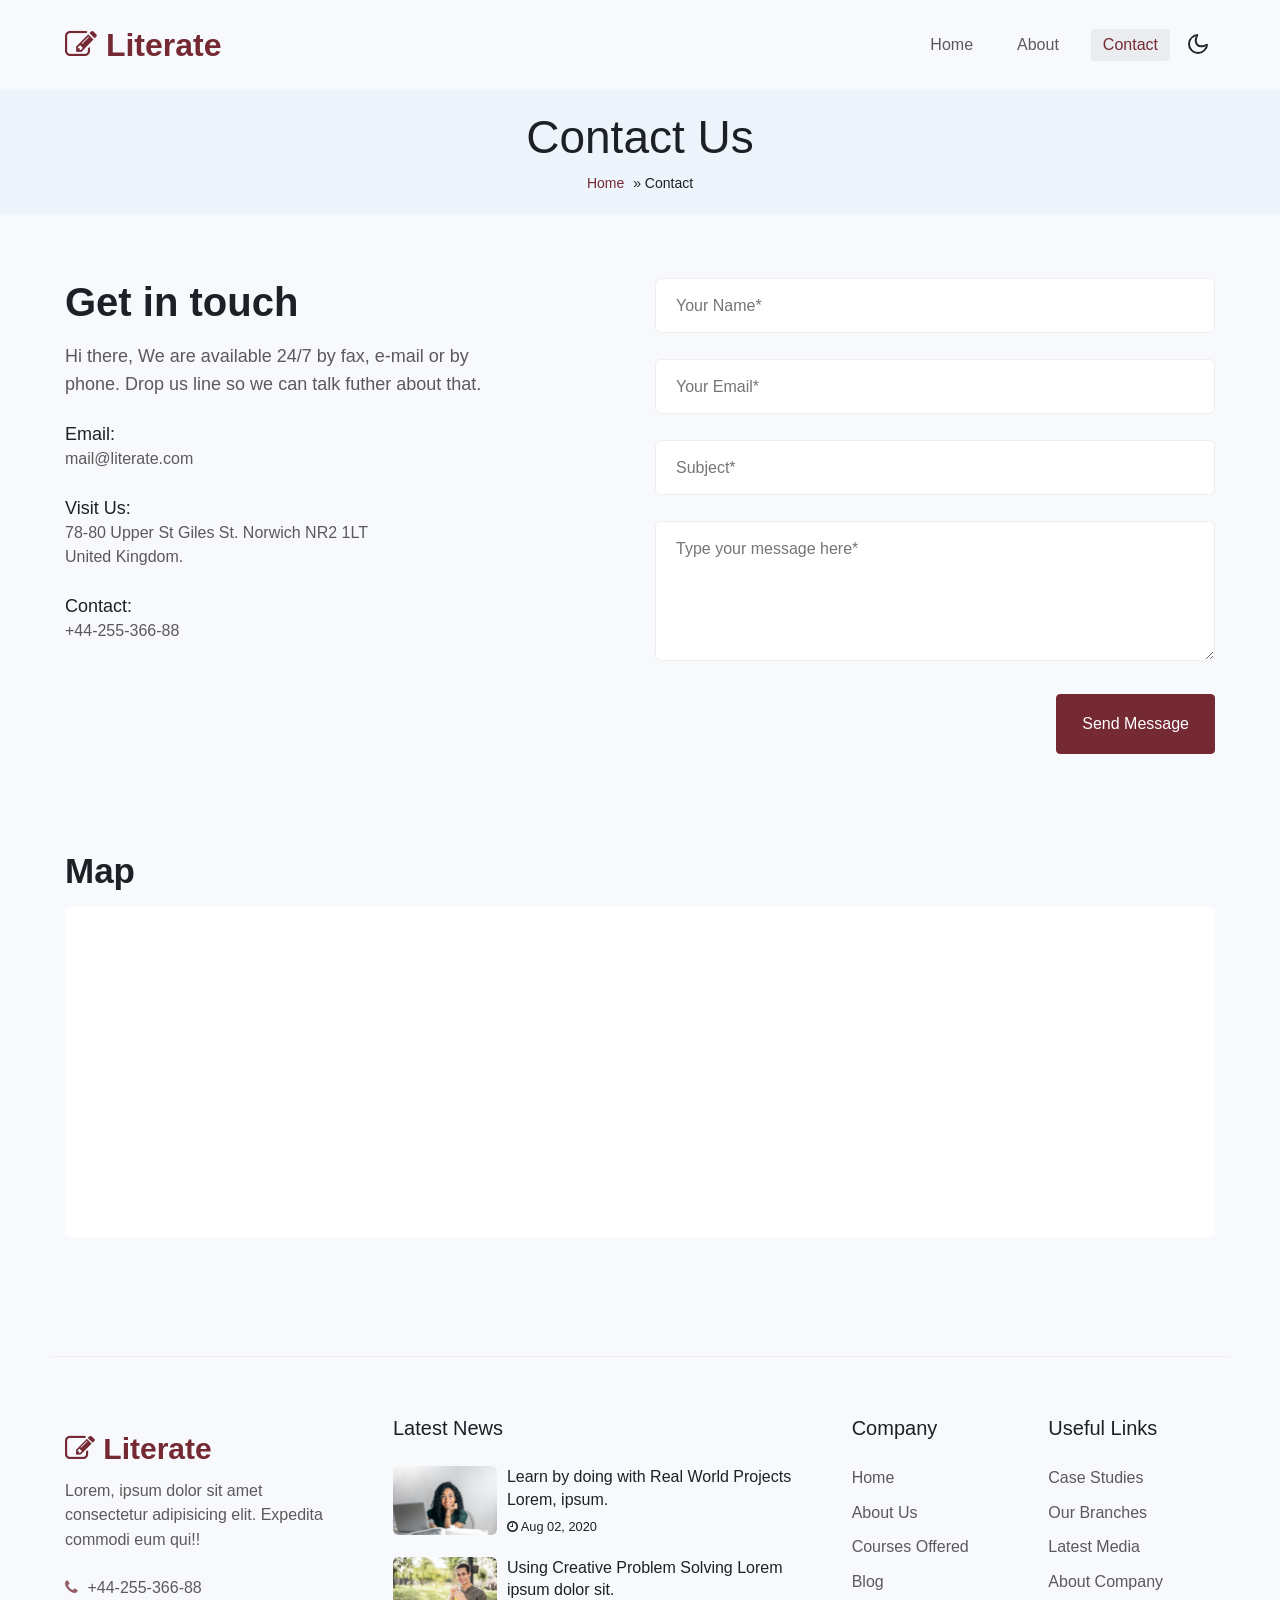
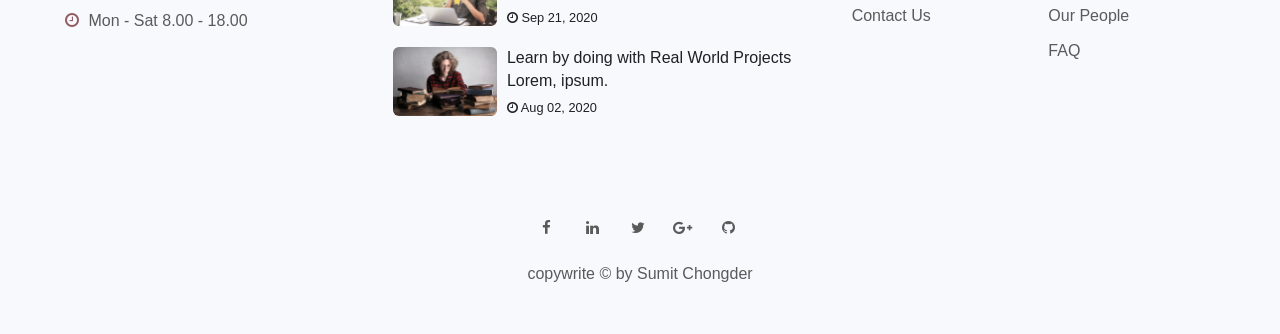
<file: contact.html>
<!doctype html>
<html lang="en">
  <head>
    <!-- Required meta tags -->
    <meta charset="utf-8">
    <meta name="viewport" content="width=device-width, initial-scale=1, shrink-to-fit=no">

    <title>Literate an Education Category Bootstrap Responsive Website Template | Contact :: W3Layouts</title>

    <!-- Template CSS -->
    <link rel="stylesheet" href="assets/css/style-starter.css">
  </head>
  <body>
<!--header-->
<section class="w3l-header">
  <header id="site-header" class="fixed-top">
    <div class="container">
      <nav class="navbar navbar-expand-lg navbar-dark stroke">
        <a class="navbar-brand" href="index.html">
          <span class="fa fa-pencil-square-o"></span> Literate
        </a>
        <!-- if logo is image enable this   
    <a class="navbar-brand" href="#index.html">
        <img src="image-path" alt="Your logo" title="Your logo" style="height:35px;" />
    </a> -->
        <button class="navbar-toggler  collapsed bg-gradient" type="button" data-toggle="collapse" data-target="#navbarTogglerDemo02"
          aria-controls="navbarTogglerDemo02" aria-expanded="false" aria-label="Toggle navigation">
          <span class="navbar-toggler-icon fa icon-expand fa-bars"></span>
          <span class="navbar-toggler-icon fa icon-close fa-times"></span>
          </span>
        </button>

        <div class="collapse navbar-collapse" id="navbarTogglerDemo02">
          <ul class="navbar-nav ml-auto">
            <li class="nav-item @@home-active">
              <a class="nav-link" href="index.html">Home <span class="sr-only">(current)</span></a>
            </li>
            <li class="nav-item @@about-active">
              <a class="nav-link" href="about.html">About</a>
            </li>
            <li class="nav-item active">
              <a class="nav-link" href="contact.html">Contact</a>
            </li>
          </ul>
        </div>
        <!-- toggle switch for light and dark theme -->
        <div class="mobile-position">
          <label class="theme-selector">
            <input type="checkbox" id="themeToggle">
            <i class="gg-sun"></i>
            <i class="gg-moon"></i>
          </label>
        </div>
        <!-- //toggle switch for light and dark theme -->
      </nav>
    </div>
  </header>
  <!--/header-->
</section>
<!-- contact breadcrumbs -->
<nav id="breadcrumbs" class="breadcrumbs">
  <div class="container page-wrapper text-center">
    <div class="header-section">
      <h2 class="mb-2">Contact Us</h2>
    </div>
    <a href="index.html">Home</a> » <span class="breadcrumb_last" aria-current="page">Contact</span>
  </div>
</nav>
<!-- /contact breadcrumbs -->
<!-- contact-form -->
<section class="w3l-contact" id="contact">
  <div class="contact-infubd py-5">
    <div class="container py-lg-3">
      <div class="contact-grids row">
        <div class="col-lg-6 contact-left">
          <div class="partners">
            <div class="cont-details">
              <h5>Get in touch</h5>
              <p class="mt-3 mb-4">Hi there, We are available 24/7 by fax, e-mail or by phone. Drop us line so we can talk
                futher about that.</p>
            </div>
            <div class="hours">
              <h6 class="mt-4">Email:</h6>
              <p> <a href="mailto:mail@literate.com">
                mail@literate.com</a></p>
              <h6 class="mt-4">Visit Us:</h6>
              <p> 78-80 Upper St Giles St. Norwich NR2 1LT United Kingdom.</p>
              <h6 class="mt-4">Contact:</h6>
              <p class="margin-top"><a href="tel:+44-255-366-88">+44-255-366-88</a></p>
            </div>
          </div>
        </div>
        <div class="col-lg-6 mt-lg-0 mt-5 contact-right">
          <form action="https://sendmail.w3layouts.com/submitForm" method="post" class="signin-form">
            <div class="input-grids">
              <div class="form-group">
                <input type="text" name="w3lName" id="w3lName" placeholder="Your Name*" class="contact-input" />
              </div>
              <div class="form-group">
                <input type="email" name="w3lSender" id="w3lSender" placeholder="Your Email*" class="contact-input" required="" />
              </div>
              <div class="form-group">
                <input type="text" name="w3lSubect" id="w3lSubect" placeholder="Subject*" class="contact-input" />
              </div>
            </div>
            <div class="form-group">
              <textarea name="w3lMessage" id="w3lMessage" placeholder="Type your message here*" required=""></textarea>
            </div>
            <div class="text-right">
              <button class="btn btn-primary theme-button">Send Message</button>
            </div>
          </form>
        </div>

      </div>
      <div class="map mt-5 pt-md-5">
        <h5>Map</h5>
        <iframe
          src="https://www.google.com/maps/embed?pb=!1m18!1m12!1m3!1d387145.86654334463!2d-74.25818682528057!3d40.70531100753592!2m3!1f0!2f0!3f0!3m2!1i1024!2i768!4f13.1!3m3!1m2!1s0x89c24fa5d33f083b%3A0xc80b8f06e177fe62!2sNew+York%2C+NY%2C+USA!5e0!3m2!1sen!2sin!4v1493028309728"
          style="border:0" allowfullscreen=""></iframe>
      </div>
    </div>
</section>
<!-- /contact-form -->
<footer>
  <!-- footer -->
  <section class="w3l-footer">
    <div class="w3l-footer-16-main py-5">
      <div class="container">
        <div class="row footer-border">
          <div class="col-lg-3 col-md-5 column pr-md-0">
            <h1><a href="index.html" class="footer-brand-logo"><span class="fa fa-pencil-square-o"></span> Literate</a></h1>
            <p>Lorem, ipsum dolor sit amet consectetur adipisicing elit. Expedita commodi eum qui!!</p>
            <ul class="mt-4 contact">
              <li>
                <p><span class="fa fa-phone" aria-hidden="true"></span> <a href="tel:+44-255-366-88">+44-255-366-88</a></p>
              </li>
              <li>
                <p><span class="fa fa-clock-o" aria-hidden="true"></span> Mon - Sat 8.00 - 18.00</p>
              </li>
            </ul>
          </div>
          <div class="col-lg-5 col-md-5 column pl-md-5 mt-md-0 mt-5">
            <h3>Latest News</h3>
            <a class="d-grid twitter-feed" href="#blog-single.html">
              <img src="assets/images/b1.jpg" class="img-fluid img-curve" alt="">
              <p class="twitter-title">Learn by doing with Real World Projects Lorem, ipsum.<br>

                <label class="small"><span class="fa fa-clock-o"></span> Aug 02, 2020</label>
              </p>
            </a>
            <a class="d-grid twitter-feed" href="#blog-single.html">
              <img src="assets/images/b5.jpg" class="img-fluid img-curve" alt="">
              <p class="twitter-title">Using Creative Problem Solving Lorem ipsum dolor sit.<br>

                <label class="small"><span class="fa fa-clock-o"></span> Sep 21, 2020</label>
              </p>
            </a>
            <a class="d-grid twitter-feed" href="#blog-single.html">
              <img src="assets/images/b3.jpg" class="img-fluid img-curve" alt="">
              <p class="twitter-title">Learn by doing with Real World Projects Lorem, ipsum.<br>

                <label class="small"><span class="fa fa-clock-o"></span> Aug 02, 2020</label>
              </p>
            </a>
            </ul>
          </div>
          <div class="col-lg-2 col-md-4 col-sm-6 column mt-md-0 mt-5">
            <h3>Company</h3>
            <ul class="footer-gd-16">
              <li><a href="index.html">Home</a></li>
              <li><a href="about.html">About Us</a></li>
              <li><a href="#courses.html">Courses Offered</a></li>
              <li><a href="#blog.html">Blog</a></li>
              <li><a href="contact.html">Contact Us</a></li>
            </ul>
          </div>
          <div class="col-lg-2 col-md-4 col-sm-6 column mt-md-0 mt-5">
            <h3>Useful Links</h3>
            <ul class="footer-gd-16">
              <li><a href="#url">Case Studies</a></li>
              <li><a href="#url">Our Branches</a></li>
              <li><a href="#url">Latest Media</a></li>
              <li><a href="about.html">About Company</a></li>
              <li><a href="#url">Our People</a></li>
              <li><a href="#faq.html">FAQ</a></li>
            </ul>
          </div>
        </div>
        <div class="below-section pt-4 mt-5 text-center">
          <div class="columns-2">
            <ul class="social">
              <li><a href="#facebook"><span class="fa fa-facebook" aria-hidden="true"></span></a>
              </li>
              <li><a href="#linkedin"><span class="fa fa-linkedin" aria-hidden="true"></span></a>
              </li>
              <li><a href="#twitter"><span class="fa fa-twitter" aria-hidden="true"></span></a>
              </li>
              <li><a href="#google"><span class="fa fa-google-plus" aria-hidden="true"></span></a>
              </li>
              <li><a href="#github"><span class="fa fa-github" aria-hidden="true"></span></a>
              </li>
            </ul>
          </div>
          <div class="columns mt-3">
            <p> copywrite &copy; by Sumit Chongder
            </p>
          </div>
        </div>
      </div>
    </div>

    <!-- move top -->
    <button onclick="topFunction()" id="movetop" title="Go to top">
      <span class="fa fa-angle-up"></span>
    </button>
    <script>
      // When the user scrolls down 20px from the top of the document, show the button
      window.onscroll = function () {
        scrollFunction()
      };

      function scrollFunction() {
        if (document.body.scrollTop > 20 || document.documentElement.scrollTop > 20) {
          document.getElementById("movetop").style.display = "block";
        } else {
          document.getElementById("movetop").style.display = "none";
        }
      }

      // When the user clicks on the button, scroll to the top of the document
      function topFunction() {
        document.body.scrollTop = 0;
        document.documentElement.scrollTop = 0;
      }
    </script>
    <!-- //move top -->
    <script>
      $(function () {
        $('.navbar-toggler').click(function () {
          $('body').toggleClass('noscroll');
        })
      });
    </script>
  </section>
  <!-- //footer -->
</footer>

<!-- jQuery JS -->
<!-- <script src="assets/js/jquery-3.4.1.slim.min.js"></script> -->
<!-- jQuery JS -->
<script src="assets/js/jquery-1.9.1.min.js"></script>

<!-- Template JavaScript -->

<!-- owl carousel -->
<script src="assets/js/owl.carousel.js"></script>

<!-- script for testimonials -->
<script>
  $(document).ready(function () {
    $('.owl-testimonials').owlCarousel({
      loop: false,
      margin: 0,
      nav: false,
      responsiveClass: true,
      autoplay: true,
      autoplayTimeout: 5000,
      autoplaySpeed: 1000,
      autoplayHoverPause: false,
      responsive: {
        0: {
          items: 1,
          nav: false
        },
        480: {
          items: 1,
          nav: false
        },
        667: {
          items: 1,
          nav: false
        },
        1000: {
          items: 1,
          nav: false
        }
      }
    })
  })
</script>
<!-- //testimonials owlcarousel -->

<!-- logos for customers -->
<script>
  $(document).ready(function () {
    $('.owl-logos').owlCarousel({
      loop: true,
      margin: 0,
      nav: false,
      responsiveClass: true,
      autoplay: true,
      autoplayTimeout: 5000,
      autoplaySpeed: 1000,
      autoplayHoverPause: false,
      responsive: {
        0: {
          items: 2,
          nav: false
        },
        480: {
          items: 2,
          nav: false
        },
        667: {
          items: 3,
          nav: false
        },
        1000: {
          items: 4,
          nav: false
        }
      }
    })
  })
</script>
<!-- //logos owlcarousel -->

<!-- courses for customers -->
<script>
  $(document).ready(function () {
    $('.owl-courses').owlCarousel({
      loop: true,
      margin: 30,
      nav: false,
      responsiveClass: true,
      autoplay: true,
      autoplayTimeout: 5000,
      autoplaySpeed: 1000,
      autoplayHoverPause: false,
      responsive: {
        0: {
          items: 1
        },
        600: {
          items: 2
        },
        1000: {
          items: 3
        }
      }
    })
  })
</script>
<!-- //courses owlcarousel -->

<!-- magnific popup -->
<script src="assets/js/jquery.magnific-popup.min.js"></script>
<script>
  $(document).ready(function () {
    $('.popup-with-zoom-anim').magnificPopup({
      type: 'inline',

      fixedContentPos: false,
      fixedBgPos: true,

      overflowY: 'auto',

      closeBtnInside: true,
      preloader: false,

      midClick: true,
      removalDelay: 300,
      mainClass: 'my-mfp-zoom-in'
    });

    $('.popup-with-move-anim').magnificPopup({
      type: 'inline',

      fixedContentPos: false,
      fixedBgPos: true,

      overflowY: 'auto',

      closeBtnInside: true,
      preloader: false,

      midClick: true,
      removalDelay: 300,
      mainClass: 'my-mfp-slide-bottom'
    });
  });
</script>

<!-- responsive tabs -->
<script src="assets/js/easyResponsiveTabs.js"></script>

<!--Plug-in Initialisation-->
<script type="text/javascript">
  $(document).ready(function () {
    //Horizontal Tab
    $('#parentHorizontalTab').easyResponsiveTabs({
      type: 'default', //Types: default, vertical, accordion
      width: 'auto', //auto or any width like 600px
      fit: true, // 100% fit in a container
      tabidentify: 'hor_1', // The tab groups identifier
      activate: function (event) { // Callback function if tab is switched
        var $tab = $(this);
        var $info = $('#nested-tabInfo');
        var $name = $('span', $info);
        $name.text($tab.text());
        $info.show();
      }
    });
  });
</script>

<!-- stats number counter-->
<script src="assets/js/jquery.waypoints.min.js"></script>
<script src="assets/js/jquery.countup.js"></script>
<script>
  $('.counter').countUp();
</script>
<!-- //stats number counter -->

<!-- disable body scroll which navbar is in active -->
<script>
  $(function () {
    $('.navbar-toggler').click(function () {
      $('body').toggleClass('noscroll');
    })
  });
</script>
<!-- disable body scroll which navbar is in active -->

<!--/MENU-JS-->
<script>
  $(window).on("scroll", function () {
    var scroll = $(window).scrollTop();

    if (scroll >= 80) {
      $("#site-header").addClass("nav-fixed");
    } else {
      $("#site-header").removeClass("nav-fixed");
    }
  });

  //Main navigation Active Class Add Remove
  $(".navbar-toggler").on("click", function () {
    $("header").toggleClass("active");
  });
  $(document).on("ready", function () {
    if ($(window).width() > 991) {
      $("header").removeClass("active");
    }
    $(window).on("resize", function () {
      if ($(window).width() > 991) {
        $("header").removeClass("active");
      }
    });
  });
</script>
<!--//MENU-JS-->


<!--theme switcher dark and light mode script-->
<script>
  const bodyElement = document.querySelector('body');
  const themeToggle = document.querySelector('#themeToggle');
  const darkModeMql = window.matchMedia('(prefers-color-scheme: dark)');

  const currentTheme = localStorage.getItem('theme') ? localStorage.getItem('theme') : userPreference(darkModeMql);

  if (currentTheme) {
    bodyElement.classList.add(currentTheme);

    if (currentTheme === 'dark') {
      themeToggle.checked = true;
    }
  }

  function userPreference(e) {
    if (e.matches) {
      bodyElement.classList.add("dark");
      return "dark"
    } else {
      bodyElement.classList.remove("dark");
      return ""
    }
  }

  darkModeMql.addListener(userPreference);

  function themeSwitcher(e) {
    if (e.target.checked) {
      bodyElement.classList.add('dark');
      localStorage.setItem('theme', 'dark');
    } else {
      bodyElement.classList.remove('dark');
      localStorage.setItem('theme', '');
    }
  }

  themeToggle.addEventListener('change', themeSwitcher);
</script>
<!--//theme switcher dark and light mode script-->


<!-- Bootstrap JS -->
<script src="assets/js/bootstrap.min.js"></script>

</body>

</html>
</file>
<file: assets/css/style-starter.css>
/* Author: W3layouts
Author URL: http://w3layouts.com */


@charset "UTF-8";
/*!
 *  Font Awesome 4.7.0 by @davegandy - http://fontawesome.io - @fontawesome
 *  License - http://fontawesome.io/license (Font: SIL OFL 1.1, CSS: MIT License)
 */
/* FONT PATH
 * -------------------------- */
@font-face {
  font-family: 'FontAwesome';
  src: url("../fonts/fontawesome-webfont.eot?v=4.7.0");
  src: url("../fonts/fontawesome-webfont.eot?#iefix&v=4.7.0") format("embedded-opentype"), url("../fonts/fontawesome-webfont.woff2?v=4.7.0") format("woff2"), url("../fonts/fontawesome-webfont.woff?v=4.7.0") format("woff"), url("../fonts/fontawesome-webfont.ttf?v=4.7.0") format("truetype"), url("../fonts/fontawesome-webfont.svg?v=4.7.0#fontawesomeregular") format("svg");
  font-weight: normal;
  font-style: normal; }

.fa {
  display: inline-block;
  font: normal normal normal 14px/1 FontAwesome;
  font-size: inherit;
  text-rendering: auto;
  -webkit-font-smoothing: antialiased;
  -moz-osx-font-smoothing: grayscale; }

/* makes the font 33% larger relative to the icon container */
.fa-lg {
  font-size: 1.33333em;
  line-height: 0.75em;
  vertical-align: -15%; }

.fa-2x {
  font-size: 2em; }

.fa-3x {
  font-size: 3em; }

.fa-4x {
  font-size: 4em; }

.fa-5x {
  font-size: 5em; }

.fa-fw {
  width: 1.28571em;
  text-align: center; }

.fa-ul {
  padding-left: 0;
  margin-left: 2.14286em;
  list-style-type: none; }
  .fa-ul > li {
    position: relative; }

.fa-li {
  position: absolute;
  left: -2.14286em;
  width: 2.14286em;
  top: 0.14286em;
  text-align: center; }
  .fa-li.fa-lg {
    left: -1.85714em; }

.fa-border {
  padding: .2em .25em .15em;
  border: solid 0.08em #eee;
  border-radius: .1em; }

.fa-pull-left {
  float: left; }

.fa-pull-right {
  float: right; }

.fa.fa-pull-left {
  margin-right: .3em; }

.fa.fa-pull-right {
  margin-left: .3em; }

/* Deprecated as of 4.4.0 */
.pull-right {
  float: right; }

.pull-left {
  float: left; }

.fa.pull-left {
  margin-right: .3em; }

.fa.pull-right {
  margin-left: .3em; }

.fa-spin {
  -webkit-animation: fa-spin 2s infinite linear;
  animation: fa-spin 2s infinite linear; }

.fa-pulse {
  -webkit-animation: fa-spin 1s infinite steps(8);
  animation: fa-spin 1s infinite steps(8); }

@-webkit-keyframes fa-spin {
  0% {
    transform: rotate(0deg); }
  100% {
    transform: rotate(359deg); } }

@keyframes fa-spin {
  0% {
    transform: rotate(0deg); }
  100% {
    transform: rotate(359deg); } }

.fa-rotate-90 {
  -ms-filter: "progid:DXImageTransform.Microsoft.BasicImage(rotation=1)";
  transform: rotate(90deg); }

.fa-rotate-180 {
  -ms-filter: "progid:DXImageTransform.Microsoft.BasicImage(rotation=2)";
  transform: rotate(180deg); }

.fa-rotate-270 {
  -ms-filter: "progid:DXImageTransform.Microsoft.BasicImage(rotation=3)";
  transform: rotate(270deg); }

.fa-flip-horizontal {
  -ms-filter: "progid:DXImageTransform.Microsoft.BasicImage(rotation=0, mirror=1)";
  transform: scale(-1, 1); }

.fa-flip-vertical {
  -ms-filter: "progid:DXImageTransform.Microsoft.BasicImage(rotation=2, mirror=1)";
  transform: scale(1, -1); }

:root .fa-rotate-90,
:root .fa-rotate-180,
:root .fa-rotate-270,
:root .fa-flip-horizontal,
:root .fa-flip-vertical {
  -webkit-filter: none;
          filter: none; }

.fa-stack {
  position: relative;
  display: inline-block;
  width: 2em;
  height: 2em;
  line-height: 2em;
  vertical-align: middle; }

.fa-stack-1x, .fa-stack-2x {
  position: absolute;
  left: 0;
  width: 100%;
  text-align: center; }

.fa-stack-1x {
  line-height: inherit; }

.fa-stack-2x {
  font-size: 2em; }

.fa-inverse {
  color: #fff; }

/* Font Awesome uses the Unicode Private Use Area (PUA) to ensure screen
   readers do not read off random characters that represent icons */
.fa-glass:before {
  content: ""; }

.fa-music:before {
  content: ""; }

.fa-search:before {
  content: ""; }

.fa-envelope-o:before {
  content: ""; }

.fa-heart:before {
  content: ""; }

.fa-star:before {
  content: ""; }

.fa-star-o:before {
  content: ""; }

.fa-user:before {
  content: ""; }

.fa-film:before {
  content: ""; }

.fa-th-large:before {
  content: ""; }

.fa-th:before {
  content: ""; }

.fa-th-list:before {
  content: ""; }

.fa-check:before {
  content: ""; }

.fa-remove:before,
.fa-close:before,
.fa-times:before {
  content: ""; }

.fa-search-plus:before {
  content: ""; }

.fa-search-minus:before {
  content: ""; }

.fa-power-off:before {
  content: ""; }

.fa-signal:before {
  content: ""; }

.fa-gear:before,
.fa-cog:before {
  content: ""; }

.fa-trash-o:before {
  content: ""; }

.fa-home:before {
  content: ""; }

.fa-file-o:before {
  content: ""; }

.fa-clock-o:before {
  content: ""; }

.fa-road:before {
  content: ""; }

.fa-download:before {
  content: ""; }

.fa-arrow-circle-o-down:before {
  content: ""; }

.fa-arrow-circle-o-up:before {
  content: ""; }

.fa-inbox:before {
  content: ""; }

.fa-play-circle-o:before {
  content: ""; }

.fa-rotate-right:before,
.fa-repeat:before {
  content: ""; }

.fa-refresh:before {
  content: ""; }

.fa-list-alt:before {
  content: ""; }

.fa-lock:before {
  content: ""; }

.fa-flag:before {
  content: ""; }

.fa-headphones:before {
  content: ""; }

.fa-volume-off:before {
  content: ""; }

.fa-volume-down:before {
  content: ""; }

.fa-volume-up:before {
  content: ""; }

.fa-qrcode:before {
  content: ""; }

.fa-barcode:before {
  content: ""; }

.fa-tag:before {
  content: ""; }

.fa-tags:before {
  content: ""; }

.fa-book:before {
  content: ""; }

.fa-bookmark:before {
  content: ""; }

.fa-print:before {
  content: ""; }

.fa-camera:before {
  content: ""; }

.fa-font:before {
  content: ""; }

.fa-bold:before {
  content: ""; }

.fa-italic:before {
  content: ""; }

.fa-text-height:before {
  content: ""; }

.fa-text-width:before {
  content: ""; }

.fa-align-left:before {
  content: ""; }

.fa-align-center:before {
  content: ""; }

.fa-align-right:before {
  content: ""; }

.fa-align-justify:before {
  content: ""; }

.fa-list:before {
  content: ""; }

.fa-dedent:before,
.fa-outdent:before {
  content: ""; }

.fa-indent:before {
  content: ""; }

.fa-video-camera:before {
  content: ""; }

.fa-photo:before,
.fa-image:before,
.fa-picture-o:before {
  content: ""; }

.fa-pencil:before {
  content: ""; }

.fa-map-marker:before {
  content: ""; }

.fa-adjust:before {
  content: ""; }

.fa-tint:before {
  content: ""; }

.fa-edit:before,
.fa-pencil-square-o:before {
  content: ""; }

.fa-share-square-o:before {
  content: ""; }

.fa-check-square-o:before {
  content: ""; }

.fa-arrows:before {
  content: ""; }

.fa-step-backward:before {
  content: ""; }

.fa-fast-backward:before {
  content: ""; }

.fa-backward:before {
  content: ""; }

.fa-play:before {
  content: ""; }

.fa-pause:before {
  content: ""; }

.fa-stop:before {
  content: ""; }

.fa-forward:before {
  content: ""; }

.fa-fast-forward:before {
  content: ""; }

.fa-step-forward:before {
  content: ""; }

.fa-eject:before {
  content: ""; }

.fa-chevron-left:before {
  content: ""; }

.fa-chevron-right:before {
  content: ""; }

.fa-plus-circle:before {
  content: ""; }

.fa-minus-circle:before {
  content: ""; }

.fa-times-circle:before {
  content: ""; }

.fa-check-circle:before {
  content: ""; }

.fa-question-circle:before {
  content: ""; }

.fa-info-circle:before {
  content: ""; }

.fa-crosshairs:before {
  content: ""; }

.fa-times-circle-o:before {
  content: ""; }

.fa-check-circle-o:before {
  content: ""; }

.fa-ban:before {
  content: ""; }

.fa-arrow-left:before {
  content: ""; }

.fa-arrow-right:before {
  content: ""; }

.fa-arrow-up:before {
  content: ""; }

.fa-arrow-down:before {
  content: ""; }

.fa-mail-forward:before,
.fa-share:before {
  content: ""; }

.fa-expand:before {
  content: ""; }

.fa-compress:before {
  content: ""; }

.fa-plus:before {
  content: ""; }

.fa-minus:before {
  content: ""; }

.fa-asterisk:before {
  content: ""; }

.fa-exclamation-circle:before {
  content: ""; }

.fa-gift:before {
  content: ""; }

.fa-leaf:before {
  content: ""; }

.fa-fire:before {
  content: ""; }

.fa-eye:before {
  content: ""; }

.fa-eye-slash:before {
  content: ""; }

.fa-warning:before,
.fa-exclamation-triangle:before {
  content: ""; }

.fa-plane:before {
  content: ""; }

.fa-calendar:before {
  content: ""; }

.fa-random:before {
  content: ""; }

.fa-comment:before {
  content: ""; }

.fa-magnet:before {
  content: ""; }

.fa-chevron-up:before {
  content: ""; }

.fa-chevron-down:before {
  content: ""; }

.fa-retweet:before {
  content: ""; }

.fa-shopping-cart:before {
  content: ""; }

.fa-folder:before {
  content: ""; }

.fa-folder-open:before {
  content: ""; }

.fa-arrows-v:before {
  content: ""; }

.fa-arrows-h:before {
  content: ""; }

.fa-bar-chart-o:before,
.fa-bar-chart:before {
  content: ""; }

.fa-twitter-square:before {
  content: ""; }

.fa-facebook-square:before {
  content: ""; }

.fa-camera-retro:before {
  content: ""; }

.fa-key:before {
  content: ""; }

.fa-gears:before,
.fa-cogs:before {
  content: ""; }

.fa-comments:before {
  content: ""; }

.fa-thumbs-o-up:before {
  content: ""; }

.fa-thumbs-o-down:before {
  content: ""; }

.fa-star-half:before {
  content: ""; }

.fa-heart-o:before {
  content: ""; }

.fa-sign-out:before {
  content: ""; }

.fa-linkedin-square:before {
  content: ""; }

.fa-thumb-tack:before {
  content: ""; }

.fa-external-link:before {
  content: ""; }

.fa-sign-in:before {
  content: ""; }

.fa-trophy:before {
  content: ""; }

.fa-github-square:before {
  content: ""; }

.fa-upload:before {
  content: ""; }

.fa-lemon-o:before {
  content: ""; }

.fa-phone:before {
  content: ""; }

.fa-square-o:before {
  content: ""; }

.fa-bookmark-o:before {
  content: ""; }

.fa-phone-square:before {
  content: ""; }

.fa-twitter:before {
  content: ""; }

.fa-facebook-f:before,
.fa-facebook:before {
  content: ""; }

.fa-github:before {
  content: ""; }

.fa-unlock:before {
  content: ""; }

.fa-credit-card:before {
  content: ""; }

.fa-feed:before,
.fa-rss:before {
  content: ""; }

.fa-hdd-o:before {
  content: ""; }

.fa-bullhorn:before {
  content: ""; }

.fa-bell:before {
  content: ""; }

.fa-certificate:before {
  content: ""; }

.fa-hand-o-right:before {
  content: ""; }

.fa-hand-o-left:before {
  content: ""; }

.fa-hand-o-up:before {
  content: ""; }

.fa-hand-o-down:before {
  content: ""; }

.fa-arrow-circle-left:before {
  content: ""; }

.fa-arrow-circle-right:before {
  content: ""; }

.fa-arrow-circle-up:before {
  content: ""; }

.fa-arrow-circle-down:before {
  content: ""; }

.fa-globe:before {
  content: ""; }

.fa-wrench:before {
  content: ""; }

.fa-tasks:before {
  content: ""; }

.fa-filter:before {
  content: ""; }

.fa-briefcase:before {
  content: ""; }

.fa-arrows-alt:before {
  content: ""; }

.fa-group:before,
.fa-users:before {
  content: ""; }

.fa-chain:before,
.fa-link:before {
  content: ""; }

.fa-cloud:before {
  content: ""; }

.fa-flask:before {
  content: ""; }

.fa-cut:before,
.fa-scissors:before {
  content: ""; }

.fa-copy:before,
.fa-files-o:before {
  content: ""; }

.fa-paperclip:before {
  content: ""; }

.fa-save:before,
.fa-floppy-o:before {
  content: ""; }

.fa-square:before {
  content: ""; }

.fa-navicon:before,
.fa-reorder:before,
.fa-bars:before {
  content: ""; }

.fa-list-ul:before {
  content: ""; }

.fa-list-ol:before {
  content: ""; }

.fa-strikethrough:before {
  content: ""; }

.fa-underline:before {
  content: ""; }

.fa-table:before {
  content: ""; }

.fa-magic:before {
  content: ""; }

.fa-truck:before {
  content: ""; }

.fa-pinterest:before {
  content: ""; }

.fa-pinterest-square:before {
  content: ""; }

.fa-google-plus-square:before {
  content: ""; }

.fa-google-plus:before {
  content: ""; }

.fa-money:before {
  content: ""; }

.fa-caret-down:before {
  content: ""; }

.fa-caret-up:before {
  content: ""; }

.fa-caret-left:before {
  content: ""; }

.fa-caret-right:before {
  content: ""; }

.fa-columns:before {
  content: ""; }

.fa-unsorted:before,
.fa-sort:before {
  content: ""; }

.fa-sort-down:before,
.fa-sort-desc:before {
  content: ""; }

.fa-sort-up:before,
.fa-sort-asc:before {
  content: ""; }

.fa-envelope:before {
  content: ""; }

.fa-linkedin:before {
  content: ""; }

.fa-rotate-left:before,
.fa-undo:before {
  content: ""; }

.fa-legal:before,
.fa-gavel:before {
  content: ""; }

.fa-dashboard:before,
.fa-tachometer:before {
  content: ""; }

.fa-comment-o:before {
  content: ""; }

.fa-comments-o:before {
  content: ""; }

.fa-flash:before,
.fa-bolt:before {
  content: ""; }

.fa-sitemap:before {
  content: ""; }

.fa-umbrella:before {
  content: ""; }

.fa-paste:before,
.fa-clipboard:before {
  content: ""; }

.fa-lightbulb-o:before {
  content: ""; }

.fa-exchange:before {
  content: ""; }

.fa-cloud-download:before {
  content: ""; }

.fa-cloud-upload:before {
  content: ""; }

.fa-user-md:before {
  content: ""; }

.fa-stethoscope:before {
  content: ""; }

.fa-suitcase:before {
  content: ""; }

.fa-bell-o:before {
  content: ""; }

.fa-coffee:before {
  content: ""; }

.fa-cutlery:before {
  content: ""; }

.fa-file-text-o:before {
  content: ""; }

.fa-building-o:before {
  content: ""; }

.fa-hospital-o:before {
  content: ""; }

.fa-ambulance:before {
  content: ""; }

.fa-medkit:before {
  content: ""; }

.fa-fighter-jet:before {
  content: ""; }

.fa-beer:before {
  content: ""; }

.fa-h-square:before {
  content: ""; }

.fa-plus-square:before {
  content: ""; }

.fa-angle-double-left:before {
  content: ""; }

.fa-angle-double-right:before {
  content: ""; }

.fa-angle-double-up:before {
  content: ""; }

.fa-angle-double-down:before {
  content: ""; }

.fa-angle-left:before {
  content: ""; }

.fa-angle-right:before {
  content: ""; }

.fa-angle-up:before {
  content: ""; }

.fa-angle-down:before {
  content: ""; }

.fa-desktop:before {
  content: ""; }

.fa-laptop:before {
  content: ""; }

.fa-tablet:before {
  content: ""; }

.fa-mobile-phone:before,
.fa-mobile:before {
  content: ""; }

.fa-circle-o:before {
  content: ""; }

.fa-quote-left:before {
  content: ""; }

.fa-quote-right:before {
  content: ""; }

.fa-spinner:before {
  content: ""; }

.fa-circle:before {
  content: ""; }

.fa-mail-reply:before,
.fa-reply:before {
  content: ""; }

.fa-github-alt:before {
  content: ""; }

.fa-folder-o:before {
  content: ""; }

.fa-folder-open-o:before {
  content: ""; }

.fa-smile-o:before {
  content: ""; }

.fa-frown-o:before {
  content: ""; }

.fa-meh-o:before {
  content: ""; }

.fa-gamepad:before {
  content: ""; }

.fa-keyboard-o:before {
  content: ""; }

.fa-flag-o:before {
  content: ""; }

.fa-flag-checkered:before {
  content: ""; }

.fa-terminal:before {
  content: ""; }

.fa-code:before {
  content: ""; }

.fa-mail-reply-all:before,
.fa-reply-all:before {
  content: ""; }

.fa-star-half-empty:before,
.fa-star-half-full:before,
.fa-star-half-o:before {
  content: ""; }

.fa-location-arrow:before {
  content: ""; }

.fa-crop:before {
  content: ""; }

.fa-code-fork:before {
  content: ""; }

.fa-unlink:before,
.fa-chain-broken:before {
  content: ""; }

.fa-question:before {
  content: ""; }

.fa-info:before {
  content: ""; }

.fa-exclamation:before {
  content: ""; }

.fa-superscript:before {
  content: ""; }

.fa-subscript:before {
  content: ""; }

.fa-eraser:before {
  content: ""; }

.fa-puzzle-piece:before {
  content: ""; }

.fa-microphone:before {
  content: ""; }

.fa-microphone-slash:before {
  content: ""; }

.fa-shield:before {
  content: ""; }

.fa-calendar-o:before {
  content: ""; }

.fa-fire-extinguisher:before {
  content: ""; }

.fa-rocket:before {
  content: ""; }

.fa-maxcdn:before {
  content: ""; }

.fa-chevron-circle-left:before {
  content: ""; }

.fa-chevron-circle-right:before {
  content: ""; }

.fa-chevron-circle-up:before {
  content: ""; }

.fa-chevron-circle-down:before {
  content: ""; }

.fa-html5:before {
  content: ""; }

.fa-css3:before {
  content: ""; }

.fa-anchor:before {
  content: ""; }

.fa-unlock-alt:before {
  content: ""; }

.fa-bullseye:before {
  content: ""; }

.fa-ellipsis-h:before {
  content: ""; }

.fa-ellipsis-v:before {
  content: ""; }

.fa-rss-square:before {
  content: ""; }

.fa-play-circle:before {
  content: ""; }

.fa-ticket:before {
  content: ""; }

.fa-minus-square:before {
  content: ""; }

.fa-minus-square-o:before {
  content: ""; }

.fa-level-up:before {
  content: ""; }

.fa-level-down:before {
  content: ""; }

.fa-check-square:before {
  content: ""; }

.fa-pencil-square:before {
  content: ""; }

.fa-external-link-square:before {
  content: ""; }

.fa-share-square:before {
  content: ""; }

.fa-compass:before {
  content: ""; }

.fa-toggle-down:before,
.fa-caret-square-o-down:before {
  content: ""; }

.fa-toggle-up:before,
.fa-caret-square-o-up:before {
  content: ""; }

.fa-toggle-right:before,
.fa-caret-square-o-right:before {
  content: ""; }

.fa-euro:before,
.fa-eur:before {
  content: ""; }

.fa-gbp:before {
  content: ""; }

.fa-dollar:before,
.fa-usd:before {
  content: ""; }

.fa-rupee:before,
.fa-inr:before {
  content: ""; }

.fa-cny:before,
.fa-rmb:before,
.fa-yen:before,
.fa-jpy:before {
  content: ""; }

.fa-ruble:before,
.fa-rouble:before,
.fa-rub:before {
  content: ""; }

.fa-won:before,
.fa-krw:before {
  content: ""; }

.fa-bitcoin:before,
.fa-btc:before {
  content: ""; }

.fa-file:before {
  content: ""; }

.fa-file-text:before {
  content: ""; }

.fa-sort-alpha-asc:before {
  content: ""; }

.fa-sort-alpha-desc:before {
  content: ""; }

.fa-sort-amount-asc:before {
  content: ""; }

.fa-sort-amount-desc:before {
  content: ""; }

.fa-sort-numeric-asc:before {
  content: ""; }

.fa-sort-numeric-desc:before {
  content: ""; }

.fa-thumbs-up:before {
  content: ""; }

.fa-thumbs-down:before {
  content: ""; }

.fa-youtube-square:before {
  content: ""; }

.fa-youtube:before {
  content: ""; }

.fa-xing:before {
  content: ""; }

.fa-xing-square:before {
  content: ""; }

.fa-youtube-play:before {
  content: ""; }

.fa-dropbox:before {
  content: ""; }

.fa-stack-overflow:before {
  content: ""; }

.fa-instagram:before {
  content: ""; }

.fa-flickr:before {
  content: ""; }

.fa-adn:before {
  content: ""; }

.fa-bitbucket:before {
  content: ""; }

.fa-bitbucket-square:before {
  content: ""; }

.fa-tumblr:before {
  content: ""; }

.fa-tumblr-square:before {
  content: ""; }

.fa-long-arrow-down:before {
  content: ""; }

.fa-long-arrow-up:before {
  content: ""; }

.fa-long-arrow-left:before {
  content: ""; }

.fa-long-arrow-right:before {
  content: ""; }

.fa-apple:before {
  content: ""; }

.fa-windows:before {
  content: ""; }

.fa-android:before {
  content: ""; }

.fa-linux:before {
  content: ""; }

.fa-dribbble:before {
  content: ""; }

.fa-skype:before {
  content: ""; }

.fa-foursquare:before {
  content: ""; }

.fa-trello:before {
  content: ""; }

.fa-female:before {
  content: ""; }

.fa-male:before {
  content: ""; }

.fa-gittip:before,
.fa-gratipay:before {
  content: ""; }

.fa-sun-o:before {
  content: ""; }

.fa-moon-o:before {
  content: ""; }

.fa-archive:before {
  content: ""; }

.fa-bug:before {
  content: ""; }

.fa-vk:before {
  content: ""; }

.fa-weibo:before {
  content: ""; }

.fa-renren:before {
  content: ""; }

.fa-pagelines:before {
  content: ""; }

.fa-stack-exchange:before {
  content: ""; }

.fa-arrow-circle-o-right:before {
  content: ""; }

.fa-arrow-circle-o-left:before {
  content: ""; }

.fa-toggle-left:before,
.fa-caret-square-o-left:before {
  content: ""; }

.fa-dot-circle-o:before {
  content: ""; }

.fa-wheelchair:before {
  content: ""; }

.fa-vimeo-square:before {
  content: ""; }

.fa-turkish-lira:before,
.fa-try:before {
  content: ""; }

.fa-plus-square-o:before {
  content: ""; }

.fa-space-shuttle:before {
  content: ""; }

.fa-slack:before {
  content: ""; }

.fa-envelope-square:before {
  content: ""; }

.fa-wordpress:before {
  content: ""; }

.fa-openid:before {
  content: ""; }

.fa-institution:before,
.fa-bank:before,
.fa-university:before {
  content: ""; }

.fa-mortar-board:before,
.fa-graduation-cap:before {
  content: ""; }

.fa-yahoo:before {
  content: ""; }

.fa-google:before {
  content: ""; }

.fa-reddit:before {
  content: ""; }

.fa-reddit-square:before {
  content: ""; }

.fa-stumbleupon-circle:before {
  content: ""; }

.fa-stumbleupon:before {
  content: ""; }

.fa-delicious:before {
  content: ""; }

.fa-digg:before {
  content: ""; }

.fa-pied-piper-pp:before {
  content: ""; }

.fa-pied-piper-alt:before {
  content: ""; }

.fa-drupal:before {
  content: ""; }

.fa-joomla:before {
  content: ""; }

.fa-language:before {
  content: ""; }

.fa-fax:before {
  content: ""; }

.fa-building:before {
  content: ""; }

.fa-child:before {
  content: ""; }

.fa-paw:before {
  content: ""; }

.fa-spoon:before {
  content: ""; }

.fa-cube:before {
  content: ""; }

.fa-cubes:before {
  content: ""; }

.fa-behance:before {
  content: ""; }

.fa-behance-square:before {
  content: ""; }

.fa-steam:before {
  content: ""; }

.fa-steam-square:before {
  content: ""; }

.fa-recycle:before {
  content: ""; }

.fa-automobile:before,
.fa-car:before {
  content: ""; }

.fa-cab:before,
.fa-taxi:before {
  content: ""; }

.fa-tree:before {
  content: ""; }

.fa-spotify:before {
  content: ""; }

.fa-deviantart:before {
  content: ""; }

.fa-soundcloud:before {
  content: ""; }

.fa-database:before {
  content: ""; }

.fa-file-pdf-o:before {
  content: ""; }

.fa-file-word-o:before {
  content: ""; }

.fa-file-excel-o:before {
  content: ""; }

.fa-file-powerpoint-o:before {
  content: ""; }

.fa-file-photo-o:before,
.fa-file-picture-o:before,
.fa-file-image-o:before {
  content: ""; }

.fa-file-zip-o:before,
.fa-file-archive-o:before {
  content: ""; }

.fa-file-sound-o:before,
.fa-file-audio-o:before {
  content: ""; }

.fa-file-movie-o:before,
.fa-file-video-o:before {
  content: ""; }

.fa-file-code-o:before {
  content: ""; }

.fa-vine:before {
  content: ""; }

.fa-codepen:before {
  content: ""; }

.fa-jsfiddle:before {
  content: ""; }

.fa-life-bouy:before,
.fa-life-buoy:before,
.fa-life-saver:before,
.fa-support:before,
.fa-life-ring:before {
  content: ""; }

.fa-circle-o-notch:before {
  content: ""; }

.fa-ra:before,
.fa-resistance:before,
.fa-rebel:before {
  content: ""; }

.fa-ge:before,
.fa-empire:before {
  content: ""; }

.fa-git-square:before {
  content: ""; }

.fa-git:before {
  content: ""; }

.fa-y-combinator-square:before,
.fa-yc-square:before,
.fa-hacker-news:before {
  content: ""; }

.fa-tencent-weibo:before {
  content: ""; }

.fa-qq:before {
  content: ""; }

.fa-wechat:before,
.fa-weixin:before {
  content: ""; }

.fa-send:before,
.fa-paper-plane:before {
  content: ""; }

.fa-send-o:before,
.fa-paper-plane-o:before {
  content: ""; }

.fa-history:before {
  content: ""; }

.fa-circle-thin:before {
  content: ""; }

.fa-header:before {
  content: ""; }

.fa-paragraph:before {
  content: ""; }

.fa-sliders:before {
  content: ""; }

.fa-share-alt:before {
  content: ""; }

.fa-share-alt-square:before {
  content: ""; }

.fa-bomb:before {
  content: ""; }

.fa-soccer-ball-o:before,
.fa-futbol-o:before {
  content: ""; }

.fa-tty:before {
  content: ""; }

.fa-binoculars:before {
  content: ""; }

.fa-plug:before {
  content: ""; }

.fa-slideshare:before {
  content: ""; }

.fa-twitch:before {
  content: ""; }

.fa-yelp:before {
  content: ""; }

.fa-newspaper-o:before {
  content: ""; }

.fa-wifi:before {
  content: ""; }

.fa-calculator:before {
  content: ""; }

.fa-paypal:before {
  content: ""; }

.fa-google-wallet:before {
  content: ""; }

.fa-cc-visa:before {
  content: ""; }

.fa-cc-mastercard:before {
  content: ""; }

.fa-cc-discover:before {
  content: ""; }

.fa-cc-amex:before {
  content: ""; }

.fa-cc-paypal:before {
  content: ""; }

.fa-cc-stripe:before {
  content: ""; }

.fa-bell-slash:before {
  content: ""; }

.fa-bell-slash-o:before {
  content: ""; }

.fa-trash:before {
  content: ""; }

.fa-copyright:before {
  content: ""; }

.fa-at:before {
  content: ""; }

.fa-eyedropper:before {
  content: ""; }

.fa-paint-brush:before {
  content: ""; }

.fa-birthday-cake:before {
  content: ""; }

.fa-area-chart:before {
  content: ""; }

.fa-pie-chart:before {
  content: ""; }

.fa-line-chart:before {
  content: ""; }

.fa-lastfm:before {
  content: ""; }

.fa-lastfm-square:before {
  content: ""; }

.fa-toggle-off:before {
  content: ""; }

.fa-toggle-on:before {
  content: ""; }

.fa-bicycle:before {
  content: ""; }

.fa-bus:before {
  content: ""; }

.fa-ioxhost:before {
  content: ""; }

.fa-angellist:before {
  content: ""; }

.fa-cc:before {
  content: ""; }

.fa-shekel:before,
.fa-sheqel:before,
.fa-ils:before {
  content: ""; }

.fa-meanpath:before {
  content: ""; }

.fa-buysellads:before {
  content: ""; }

.fa-connectdevelop:before {
  content: ""; }

.fa-dashcube:before {
  content: ""; }

.fa-forumbee:before {
  content: ""; }

.fa-leanpub:before {
  content: ""; }

.fa-sellsy:before {
  content: ""; }

.fa-shirtsinbulk:before {
  content: ""; }

.fa-simplybuilt:before {
  content: ""; }

.fa-skyatlas:before {
  content: ""; }

.fa-cart-plus:before {
  content: ""; }

.fa-cart-arrow-down:before {
  content: ""; }

.fa-diamond:before {
  content: ""; }

.fa-ship:before {
  content: ""; }

.fa-user-secret:before {
  content: ""; }

.fa-motorcycle:before {
  content: ""; }

.fa-street-view:before {
  content: ""; }

.fa-heartbeat:before {
  content: ""; }

.fa-venus:before {
  content: ""; }

.fa-mars:before {
  content: ""; }

.fa-mercury:before {
  content: ""; }

.fa-intersex:before,
.fa-transgender:before {
  content: ""; }

.fa-transgender-alt:before {
  content: ""; }

.fa-venus-double:before {
  content: ""; }

.fa-mars-double:before {
  content: ""; }

.fa-venus-mars:before {
  content: ""; }

.fa-mars-stroke:before {
  content: ""; }

.fa-mars-stroke-v:before {
  content: ""; }

.fa-mars-stroke-h:before {
  content: ""; }

.fa-neuter:before {
  content: ""; }

.fa-genderless:before {
  content: ""; }

.fa-facebook-official:before {
  content: ""; }

.fa-pinterest-p:before {
  content: ""; }

.fa-whatsapp:before {
  content: ""; }

.fa-server:before {
  content: ""; }

.fa-user-plus:before {
  content: ""; }

.fa-user-times:before {
  content: ""; }

.fa-hotel:before,
.fa-bed:before {
  content: ""; }

.fa-viacoin:before {
  content: ""; }

.fa-train:before {
  content: ""; }

.fa-subway:before {
  content: ""; }

.fa-medium:before {
  content: ""; }

.fa-yc:before,
.fa-y-combinator:before {
  content: ""; }

.fa-optin-monster:before {
  content: ""; }

.fa-opencart:before {
  content: ""; }

.fa-expeditedssl:before {
  content: ""; }

.fa-battery-4:before,
.fa-battery:before,
.fa-battery-full:before {
  content: ""; }

.fa-battery-3:before,
.fa-battery-three-quarters:before {
  content: ""; }

.fa-battery-2:before,
.fa-battery-half:before {
  content: ""; }

.fa-battery-1:before,
.fa-battery-quarter:before {
  content: ""; }

.fa-battery-0:before,
.fa-battery-empty:before {
  content: ""; }

.fa-mouse-pointer:before {
  content: ""; }

.fa-i-cursor:before {
  content: ""; }

.fa-object-group:before {
  content: ""; }

.fa-object-ungroup:before {
  content: ""; }

.fa-sticky-note:before {
  content: ""; }

.fa-sticky-note-o:before {
  content: ""; }

.fa-cc-jcb:before {
  content: ""; }

.fa-cc-diners-club:before {
  content: ""; }

.fa-clone:before {
  content: ""; }

.fa-balance-scale:before {
  content: ""; }

.fa-hourglass-o:before {
  content: ""; }

.fa-hourglass-1:before,
.fa-hourglass-start:before {
  content: ""; }

.fa-hourglass-2:before,
.fa-hourglass-half:before {
  content: ""; }

.fa-hourglass-3:before,
.fa-hourglass-end:before {
  content: ""; }

.fa-hourglass:before {
  content: ""; }

.fa-hand-grab-o:before,
.fa-hand-rock-o:before {
  content: ""; }

.fa-hand-stop-o:before,
.fa-hand-paper-o:before {
  content: ""; }

.fa-hand-scissors-o:before {
  content: ""; }

.fa-hand-lizard-o:before {
  content: ""; }

.fa-hand-spock-o:before {
  content: ""; }

.fa-hand-pointer-o:before {
  content: ""; }

.fa-hand-peace-o:before {
  content: ""; }

.fa-trademark:before {
  content: ""; }

.fa-registered:before {
  content: ""; }

.fa-creative-commons:before {
  content: ""; }

.fa-gg:before {
  content: ""; }

.fa-gg-circle:before {
  content: ""; }

.fa-tripadvisor:before {
  content: ""; }

.fa-odnoklassniki:before {
  content: ""; }

.fa-odnoklassniki-square:before {
  content: ""; }

.fa-get-pocket:before {
  content: ""; }

.fa-wikipedia-w:before {
  content: ""; }

.fa-safari:before {
  content: ""; }

.fa-chrome:before {
  content: ""; }

.fa-firefox:before {
  content: ""; }

.fa-opera:before {
  content: ""; }

.fa-internet-explorer:before {
  content: ""; }

.fa-tv:before,
.fa-television:before {
  content: ""; }

.fa-contao:before {
  content: ""; }

.fa-500px:before {
  content: ""; }

.fa-amazon:before {
  content: ""; }

.fa-calendar-plus-o:before {
  content: ""; }

.fa-calendar-minus-o:before {
  content: ""; }

.fa-calendar-times-o:before {
  content: ""; }

.fa-calendar-check-o:before {
  content: ""; }

.fa-industry:before {
  content: ""; }

.fa-map-pin:before {
  content: ""; }

.fa-map-signs:before {
  content: ""; }

.fa-map-o:before {
  content: ""; }

.fa-map:before {
  content: ""; }

.fa-commenting:before {
  content: ""; }

.fa-commenting-o:before {
  content: ""; }

.fa-houzz:before {
  content: ""; }

.fa-vimeo:before {
  content: ""; }

.fa-black-tie:before {
  content: ""; }

.fa-fonticons:before {
  content: ""; }

.fa-reddit-alien:before {
  content: ""; }

.fa-edge:before {
  content: ""; }

.fa-credit-card-alt:before {
  content: ""; }

.fa-codiepie:before {
  content: ""; }

.fa-modx:before {
  content: ""; }

.fa-fort-awesome:before {
  content: ""; }

.fa-usb:before {
  content: ""; }

.fa-product-hunt:before {
  content: ""; }

.fa-mixcloud:before {
  content: ""; }

.fa-scribd:before {
  content: ""; }

.fa-pause-circle:before {
  content: ""; }

.fa-pause-circle-o:before {
  content: ""; }

.fa-stop-circle:before {
  content: ""; }

.fa-stop-circle-o:before {
  content: ""; }

.fa-shopping-bag:before {
  content: ""; }

.fa-shopping-basket:before {
  content: ""; }

.fa-hashtag:before {
  content: ""; }

.fa-bluetooth:before {
  content: ""; }

.fa-bluetooth-b:before {
  content: ""; }

.fa-percent:before {
  content: ""; }

.fa-gitlab:before {
  content: ""; }

.fa-wpbeginner:before {
  content: ""; }

.fa-wpforms:before {
  content: ""; }

.fa-envira:before {
  content: ""; }

.fa-universal-access:before {
  content: ""; }

.fa-wheelchair-alt:before {
  content: ""; }

.fa-question-circle-o:before {
  content: ""; }

.fa-blind:before {
  content: ""; }

.fa-audio-description:before {
  content: ""; }

.fa-volume-control-phone:before {
  content: ""; }

.fa-braille:before {
  content: ""; }

.fa-assistive-listening-systems:before {
  content: ""; }

.fa-asl-interpreting:before,
.fa-american-sign-language-interpreting:before {
  content: ""; }

.fa-deafness:before,
.fa-hard-of-hearing:before,
.fa-deaf:before {
  content: ""; }

.fa-glide:before {
  content: ""; }

.fa-glide-g:before {
  content: ""; }

.fa-signing:before,
.fa-sign-language:before {
  content: ""; }

.fa-low-vision:before {
  content: ""; }

.fa-viadeo:before {
  content: ""; }

.fa-viadeo-square:before {
  content: ""; }

.fa-snapchat:before {
  content: ""; }

.fa-snapchat-ghost:before {
  content: ""; }

.fa-snapchat-square:before {
  content: ""; }

.fa-pied-piper:before {
  content: ""; }

.fa-first-order:before {
  content: ""; }

.fa-yoast:before {
  content: ""; }

.fa-themeisle:before {
  content: ""; }

.fa-google-plus-circle:before,
.fa-google-plus-official:before {
  content: ""; }

.fa-fa:before,
.fa-font-awesome:before {
  content: ""; }

.fa-handshake-o:before {
  content: ""; }

.fa-envelope-open:before {
  content: ""; }

.fa-envelope-open-o:before {
  content: ""; }

.fa-linode:before {
  content: ""; }

.fa-address-book:before {
  content: ""; }

.fa-address-book-o:before {
  content: ""; }

.fa-vcard:before,
.fa-address-card:before {
  content: ""; }

.fa-vcard-o:before,
.fa-address-card-o:before {
  content: ""; }

.fa-user-circle:before {
  content: ""; }

.fa-user-circle-o:before {
  content: ""; }

.fa-user-o:before {
  content: ""; }

.fa-id-badge:before {
  content: ""; }

.fa-drivers-license:before,
.fa-id-card:before {
  content: ""; }

.fa-drivers-license-o:before,
.fa-id-card-o:before {
  content: ""; }

.fa-quora:before {
  content: ""; }

.fa-free-code-camp:before {
  content: ""; }

.fa-telegram:before {
  content: ""; }

.fa-thermometer-4:before,
.fa-thermometer:before,
.fa-thermometer-full:before {
  content: ""; }

.fa-thermometer-3:before,
.fa-thermometer-three-quarters:before {
  content: ""; }

.fa-thermometer-2:before,
.fa-thermometer-half:before {
  content: ""; }

.fa-thermometer-1:before,
.fa-thermometer-quarter:before {
  content: ""; }

.fa-thermometer-0:before,
.fa-thermometer-empty:before {
  content: ""; }

.fa-shower:before {
  content: ""; }

.fa-bathtub:before,
.fa-s15:before,
.fa-bath:before {
  content: ""; }

.fa-podcast:before {
  content: ""; }

.fa-window-maximize:before {
  content: ""; }

.fa-window-minimize:before {
  content: ""; }

.fa-window-restore:before {
  content: ""; }

.fa-times-rectangle:before,
.fa-window-close:before {
  content: ""; }

.fa-times-rectangle-o:before,
.fa-window-close-o:before {
  content: ""; }

.fa-bandcamp:before {
  content: ""; }

.fa-grav:before {
  content: ""; }

.fa-etsy:before {
  content: ""; }

.fa-imdb:before {
  content: ""; }

.fa-ravelry:before {
  content: ""; }

.fa-eercast:before {
  content: ""; }

.fa-microchip:before {
  content: ""; }

.fa-snowflake-o:before {
  content: ""; }

.fa-superpowers:before {
  content: ""; }

.fa-wpexplorer:before {
  content: ""; }

.fa-meetup:before {
  content: ""; }

.sr-only {
  position: absolute;
  width: 1px;
  height: 1px;
  padding: 0;
  margin: -1px;
  overflow: hidden;
  clip: rect(0, 0, 0, 0);
  border: 0; }

.sr-only-focusable:active, .sr-only-focusable:focus {
  position: static;
  width: auto;
  height: auto;
  margin: 0;
  overflow: visible;
  clip: auto; }

/*!
 * Bootstrap v4.4.1 (https://getbootstrap.com/)
 * Copyright 2011-2019 The Bootstrap Authors
 * Copyright 2011-2019 Twitter, Inc.
 * Licensed under MIT (https://github.com/twbs/bootstrap/blob/master/LICENSE)
 */
:root {
  --blue: #007bff;
  --indigo: #6610f2;
  --purple: #6f42c1;
  --pink: #e83e8c;
  --red: #dc3545;
  --orange: #fd7e14;
  --yellow: #ffc107;
  --green: #28a745;
  --teal: #20c997;
  --cyan: #17a2b8;
  --white: #fff;
  --gray: #6c757d;
  --gray-dark: #343a40;
  --primary: #742933;
  --secondary: #0d5fa8;
  --success: #28a745;
  --info: #17a2b8;
  --warning: #ffc107;
  --danger: #dc3545;
  --light: #f8f9fa;
  --dark: #343a40;
  --breakpoint-xs: 0;
  --breakpoint-sm: 576px;
  --breakpoint-md: 768px;
  --breakpoint-lg: 992px;
  --breakpoint-xl: 1200px;
  --font-family-sans-serif: -apple-system, BlinkMacSystemFont, "Segoe UI", Roboto, "Helvetica Neue", Arial, "Noto Sans", sans-serif, "Apple Color Emoji", "Segoe UI Emoji", "Segoe UI Symbol", "Noto Color Emoji";
  --font-family-monospace: SFMono-Regular, Menlo, Monaco, Consolas, "Liberation Mono", "Courier New", monospace; }

*,
*::before,
*::after {
  box-sizing: border-box; }

html {
  font-family: sans-serif;
  line-height: 1.15;
  -webkit-text-size-adjust: 100%;
  -webkit-tap-highlight-color: rgba(0, 0, 0, 0); }

article, aside, figcaption, figure, footer, header, hgroup, main, nav, section {
  display: block; }

body {
  margin: 0;
  font-family: -apple-system, BlinkMacSystemFont, "Segoe UI", Roboto, "Helvetica Neue", Arial, "Noto Sans", sans-serif, "Apple Color Emoji", "Segoe UI Emoji", "Segoe UI Symbol", "Noto Color Emoji";
  font-size: 1rem;
  font-weight: 400;
  line-height: 1.5;
  color: #212529;
  text-align: left;
  background-color: #fff; }

[tabindex="-1"]:focus:not(:focus-visible) {
  outline: 0 !important; }

hr {
  box-sizing: content-box;
  height: 0;
  overflow: visible; }

h1, h2, h3, h4, h5, h6 {
  margin-top: 0;
  margin-bottom: 0.5rem; }

p {
  margin-top: 0;
  margin-bottom: 1rem; }

abbr[title],
abbr[data-original-title] {
  text-decoration: underline;
  -webkit-text-decoration: underline dotted;
          text-decoration: underline dotted;
  cursor: help;
  border-bottom: 0;
  -webkit-text-decoration-skip-ink: none;
          text-decoration-skip-ink: none; }

address {
  margin-bottom: 1rem;
  font-style: normal;
  line-height: inherit; }

ol,
ul,
dl {
  margin-top: 0;
  margin-bottom: 1rem; }

ol ol,
ul ul,
ol ul,
ul ol {
  margin-bottom: 0; }

dt {
  font-weight: 700; }

dd {
  margin-bottom: .5rem;
  margin-left: 0; }

blockquote {
  margin: 0 0 1rem; }

b,
strong {
  font-weight: bolder; }

small {
  font-size: 80%; }

sub,
sup {
  position: relative;
  font-size: 75%;
  line-height: 0;
  vertical-align: baseline; }

sub {
  bottom: -.25em; }

sup {
  top: -.5em; }

a {
  color: #742933;
  text-decoration: none;
  background-color: transparent; }
  a:hover {
    color: #3b151a;
    text-decoration: underline; }

a:not([href]) {
  color: inherit;
  text-decoration: none; }
  a:not([href]):hover {
    color: inherit;
    text-decoration: none; }

pre,
code,
kbd,
samp {
  font-family: SFMono-Regular, Menlo, Monaco, Consolas, "Liberation Mono", "Courier New", monospace;
  font-size: 1em; }

pre {
  margin-top: 0;
  margin-bottom: 1rem;
  overflow: auto; }

figure {
  margin: 0 0 1rem; }

img {
  vertical-align: middle;
  border-style: none; }

svg {
  overflow: hidden;
  vertical-align: middle; }

table {
  border-collapse: collapse; }

caption {
  padding-top: 0.75rem;
  padding-bottom: 0.75rem;
  color: #6c757d;
  text-align: left;
  caption-side: bottom; }

th {
  text-align: inherit; }

label {
  display: inline-block;
  margin-bottom: 0.5rem; }

button {
  border-radius: 0; }

button:focus {
  outline: 1px dotted;
  outline: 5px auto -webkit-focus-ring-color; }

input,
button,
select,
optgroup,
textarea {
  margin: 0;
  font-family: inherit;
  font-size: inherit;
  line-height: inherit; }

button,
input {
  overflow: visible; }

button,
select {
  text-transform: none; }

select {
  word-wrap: normal; }

button,
[type="button"],
[type="reset"],
[type="submit"] {
  -webkit-appearance: button; }

button:not(:disabled),
[type="button"]:not(:disabled),
[type="reset"]:not(:disabled),
[type="submit"]:not(:disabled) {
  cursor: pointer; }

button::-moz-focus-inner,
[type="button"]::-moz-focus-inner,
[type="reset"]::-moz-focus-inner,
[type="submit"]::-moz-focus-inner {
  padding: 0;
  border-style: none; }

input[type="radio"],
input[type="checkbox"] {
  box-sizing: border-box;
  padding: 0; }

input[type="date"],
input[type="time"],
input[type="datetime-local"],
input[type="month"] {
  -webkit-appearance: listbox; }

textarea {
  overflow: auto;
  resize: vertical; }

fieldset {
  min-width: 0;
  padding: 0;
  margin: 0;
  border: 0; }

legend {
  display: block;
  width: 100%;
  max-width: 100%;
  padding: 0;
  margin-bottom: .5rem;
  font-size: 1.5rem;
  line-height: inherit;
  color: inherit;
  white-space: normal; }
  @media (max-width: 1200px) {
    legend {
      font-size: calc(1.275rem + 0.3vw) ; } }

progress {
  vertical-align: baseline; }

[type="number"]::-webkit-inner-spin-button,
[type="number"]::-webkit-outer-spin-button {
  height: auto; }

[type="search"] {
  outline-offset: -2px;
  -webkit-appearance: none; }

[type="search"]::-webkit-search-decoration {
  -webkit-appearance: none; }

::-webkit-file-upload-button {
  font: inherit;
  -webkit-appearance: button; }

output {
  display: inline-block; }

summary {
  display: list-item;
  cursor: pointer; }

template {
  display: none; }

[hidden] {
  display: none !important; }

h1, h2, h3, h4, h5, h6,
.h1, .h2, .h3, .h4, .h5, .h6 {
  margin-bottom: 0.5rem;
  font-weight: 500;
  line-height: 1.2; }

h1, .h1 {
  font-size: 2.5rem; }
  @media (max-width: 1200px) {
    h1, .h1 {
      font-size: calc(1.375rem + 1.5vw) ; } }

h2, .h2 {
  font-size: 2rem; }
  @media (max-width: 1200px) {
    h2, .h2 {
      font-size: calc(1.325rem + 0.9vw) ; } }

h3, .h3 {
  font-size: 1.75rem; }
  @media (max-width: 1200px) {
    h3, .h3 {
      font-size: calc(1.3rem + 0.6vw) ; } }

h4, .h4 {
  font-size: 1.5rem; }
  @media (max-width: 1200px) {
    h4, .h4 {
      font-size: calc(1.275rem + 0.3vw) ; } }

h5, .h5 {
  font-size: 1.25rem; }

h6, .h6 {
  font-size: 1rem; }

.lead {
  font-size: 1.25rem;
  font-weight: 300; }

.display-1 {
  font-size: 6rem;
  font-weight: 300;
  line-height: 1.2; }
  @media (max-width: 1200px) {
    .display-1 {
      font-size: calc(1.725rem + 5.7vw) ; } }

.display-2 {
  font-size: 5.5rem;
  font-weight: 300;
  line-height: 1.2; }
  @media (max-width: 1200px) {
    .display-2 {
      font-size: calc(1.675rem + 5.1vw) ; } }

.display-3 {
  font-size: 4.5rem;
  font-weight: 300;
  line-height: 1.2; }
  @media (max-width: 1200px) {
    .display-3 {
      font-size: calc(1.575rem + 3.9vw) ; } }

.display-4 {
  font-size: 3.5rem;
  font-weight: 300;
  line-height: 1.2; }
  @media (max-width: 1200px) {
    .display-4 {
      font-size: calc(1.475rem + 2.7vw) ; } }

hr {
  margin-top: 1rem;
  margin-bottom: 1rem;
  border: 0;
  border-top: 1px solid rgba(0, 0, 0, 0.1); }

small,
.small {
  font-size: 80%;
  font-weight: 400; }

mark,
.mark {
  padding: 0.2em;
  background-color: #fcf8e3; }

.list-unstyled {
  padding-left: 0;
  list-style: none; }

.list-inline {
  padding-left: 0;
  list-style: none; }

.list-inline-item {
  display: inline-block; }
  .list-inline-item:not(:last-child) {
    margin-right: 0.5rem; }

.initialism {
  font-size: 90%;
  text-transform: uppercase; }

.blockquote {
  margin-bottom: 1rem;
  font-size: 1.25rem; }

.blockquote-footer {
  display: block;
  font-size: 80%;
  color: #6c757d; }
  .blockquote-footer::before {
    content: "\2014\00A0"; }

.img-fluid {
  max-width: 100%;
  height: auto; }

.img-thumbnail {
  padding: 0.25rem;
  background-color: #fff;
  border: 1px solid #dee2e6;
  border-radius: 0.25rem;
  max-width: 100%;
  height: auto; }

.figure {
  display: inline-block; }

.figure-img {
  margin-bottom: 0.5rem;
  line-height: 1; }

.figure-caption {
  font-size: 90%;
  color: #6c757d; }

code {
  font-size: 87.5%;
  color: #e83e8c;
  word-wrap: break-word; }
  a > code {
    color: inherit; }

kbd {
  padding: 0.2rem 0.4rem;
  font-size: 87.5%;
  color: #fff;
  background-color: #212529;
  border-radius: 0.2rem; }
  kbd kbd {
    padding: 0;
    font-size: 100%;
    font-weight: 700; }

pre {
  display: block;
  font-size: 87.5%;
  color: #212529; }
  pre code {
    font-size: inherit;
    color: inherit;
    word-break: normal; }

.pre-scrollable {
  max-height: 340px;
  overflow-y: scroll; }

.container {
  width: 100%;
  padding-right: 15px;
  padding-left: 15px;
  margin-right: auto;
  margin-left: auto; }
  @media (min-width: 576px) {
    .container {
      max-width: 540px; } }
  @media (min-width: 768px) {
    .container {
      max-width: 720px; } }
  @media (min-width: 992px) {
    .container {
      max-width: 960px; } }
  @media (min-width: 1200px) {
    .container {
      max-width: 1140px; } }

.container-fluid, .container-sm, .container-md, .container-lg, .container-xl {
  width: 100%;
  padding-right: 15px;
  padding-left: 15px;
  margin-right: auto;
  margin-left: auto; }

@media (min-width: 576px) {
  .container, .container-sm {
    max-width: 540px; } }

@media (min-width: 768px) {
  .container, .container-sm, .container-md {
    max-width: 720px; } }

@media (min-width: 992px) {
  .container, .container-sm, .container-md, .container-lg {
    max-width: 960px; } }

@media (min-width: 1200px) {
  .container, .container-sm, .container-md, .container-lg, .container-xl {
    max-width: 1140px; } }

.row {
  display: flex;
  flex-wrap: wrap;
  margin-right: -15px;
  margin-left: -15px; }

.no-gutters {
  margin-right: 0;
  margin-left: 0; }
  .no-gutters > .col,
  .no-gutters > [class*="col-"] {
    padding-right: 0;
    padding-left: 0; }

.col-1, .col-2, .col-3, .col-4, .col-5, .col-6, .col-7, .col-8, .col-9, .col-10, .col-11, .col-12, .col,
.col-auto, .col-sm-1, .col-sm-2, .col-sm-3, .col-sm-4, .col-sm-5, .col-sm-6, .col-sm-7, .col-sm-8, .col-sm-9, .col-sm-10, .col-sm-11, .col-sm-12, .col-sm,
.col-sm-auto, .col-md-1, .col-md-2, .col-md-3, .col-md-4, .col-md-5, .col-md-6, .col-md-7, .col-md-8, .col-md-9, .col-md-10, .col-md-11, .col-md-12, .col-md,
.col-md-auto, .col-lg-1, .col-lg-2, .col-lg-3, .col-lg-4, .col-lg-5, .col-lg-6, .col-lg-7, .col-lg-8, .col-lg-9, .col-lg-10, .col-lg-11, .col-lg-12, .col-lg,
.col-lg-auto, .col-xl-1, .col-xl-2, .col-xl-3, .col-xl-4, .col-xl-5, .col-xl-6, .col-xl-7, .col-xl-8, .col-xl-9, .col-xl-10, .col-xl-11, .col-xl-12, .col-xl,
.col-xl-auto {
  position: relative;
  width: 100%;
  padding-right: 15px;
  padding-left: 15px; }

.col {
  flex-basis: 0;
  flex-grow: 1;
  max-width: 100%; }

.row-cols-1 > * {
  flex: 0 0 100%;
  max-width: 100%; }

.row-cols-2 > * {
  flex: 0 0 50%;
  max-width: 50%; }

.row-cols-3 > * {
  flex: 0 0 33.33333%;
  max-width: 33.33333%; }

.row-cols-4 > * {
  flex: 0 0 25%;
  max-width: 25%; }

.row-cols-5 > * {
  flex: 0 0 20%;
  max-width: 20%; }

.row-cols-6 > * {
  flex: 0 0 16.66667%;
  max-width: 16.66667%; }

.col-auto {
  flex: 0 0 auto;
  width: auto;
  max-width: 100%; }

.col-1 {
  flex: 0 0 8.33333%;
  max-width: 8.33333%; }

.col-2 {
  flex: 0 0 16.66667%;
  max-width: 16.66667%; }

.col-3 {
  flex: 0 0 25%;
  max-width: 25%; }

.col-4 {
  flex: 0 0 33.33333%;
  max-width: 33.33333%; }

.col-5 {
  flex: 0 0 41.66667%;
  max-width: 41.66667%; }

.col-6 {
  flex: 0 0 50%;
  max-width: 50%; }

.col-7 {
  flex: 0 0 58.33333%;
  max-width: 58.33333%; }

.col-8 {
  flex: 0 0 66.66667%;
  max-width: 66.66667%; }

.col-9 {
  flex: 0 0 75%;
  max-width: 75%; }

.col-10 {
  flex: 0 0 83.33333%;
  max-width: 83.33333%; }

.col-11 {
  flex: 0 0 91.66667%;
  max-width: 91.66667%; }

.col-12 {
  flex: 0 0 100%;
  max-width: 100%; }

.order-first {
  order: -1; }

.order-last {
  order: 13; }

.order-0 {
  order: 0; }

.order-1 {
  order: 1; }

.order-2 {
  order: 2; }

.order-3 {
  order: 3; }

.order-4 {
  order: 4; }

.order-5 {
  order: 5; }

.order-6 {
  order: 6; }

.order-7 {
  order: 7; }

.order-8 {
  order: 8; }

.order-9 {
  order: 9; }

.order-10 {
  order: 10; }

.order-11 {
  order: 11; }

.order-12 {
  order: 12; }

.offset-1 {
  margin-left: 8.33333%; }

.offset-2 {
  margin-left: 16.66667%; }

.offset-3 {
  margin-left: 25%; }

.offset-4 {
  margin-left: 33.33333%; }

.offset-5 {
  margin-left: 41.66667%; }

.offset-6 {
  margin-left: 50%; }

.offset-7 {
  margin-left: 58.33333%; }

.offset-8 {
  margin-left: 66.66667%; }

.offset-9 {
  margin-left: 75%; }

.offset-10 {
  margin-left: 83.33333%; }

.offset-11 {
  margin-left: 91.66667%; }

@media (min-width: 576px) {
  .col-sm {
    flex-basis: 0;
    flex-grow: 1;
    max-width: 100%; }
  .row-cols-sm-1 > * {
    flex: 0 0 100%;
    max-width: 100%; }
  .row-cols-sm-2 > * {
    flex: 0 0 50%;
    max-width: 50%; }
  .row-cols-sm-3 > * {
    flex: 0 0 33.33333%;
    max-width: 33.33333%; }
  .row-cols-sm-4 > * {
    flex: 0 0 25%;
    max-width: 25%; }
  .row-cols-sm-5 > * {
    flex: 0 0 20%;
    max-width: 20%; }
  .row-cols-sm-6 > * {
    flex: 0 0 16.66667%;
    max-width: 16.66667%; }
  .col-sm-auto {
    flex: 0 0 auto;
    width: auto;
    max-width: 100%; }
  .col-sm-1 {
    flex: 0 0 8.33333%;
    max-width: 8.33333%; }
  .col-sm-2 {
    flex: 0 0 16.66667%;
    max-width: 16.66667%; }
  .col-sm-3 {
    flex: 0 0 25%;
    max-width: 25%; }
  .col-sm-4 {
    flex: 0 0 33.33333%;
    max-width: 33.33333%; }
  .col-sm-5 {
    flex: 0 0 41.66667%;
    max-width: 41.66667%; }
  .col-sm-6 {
    flex: 0 0 50%;
    max-width: 50%; }
  .col-sm-7 {
    flex: 0 0 58.33333%;
    max-width: 58.33333%; }
  .col-sm-8 {
    flex: 0 0 66.66667%;
    max-width: 66.66667%; }
  .col-sm-9 {
    flex: 0 0 75%;
    max-width: 75%; }
  .col-sm-10 {
    flex: 0 0 83.33333%;
    max-width: 83.33333%; }
  .col-sm-11 {
    flex: 0 0 91.66667%;
    max-width: 91.66667%; }
  .col-sm-12 {
    flex: 0 0 100%;
    max-width: 100%; }
  .order-sm-first {
    order: -1; }
  .order-sm-last {
    order: 13; }
  .order-sm-0 {
    order: 0; }
  .order-sm-1 {
    order: 1; }
  .order-sm-2 {
    order: 2; }
  .order-sm-3 {
    order: 3; }
  .order-sm-4 {
    order: 4; }
  .order-sm-5 {
    order: 5; }
  .order-sm-6 {
    order: 6; }
  .order-sm-7 {
    order: 7; }
  .order-sm-8 {
    order: 8; }
  .order-sm-9 {
    order: 9; }
  .order-sm-10 {
    order: 10; }
  .order-sm-11 {
    order: 11; }
  .order-sm-12 {
    order: 12; }
  .offset-sm-0 {
    margin-left: 0; }
  .offset-sm-1 {
    margin-left: 8.33333%; }
  .offset-sm-2 {
    margin-left: 16.66667%; }
  .offset-sm-3 {
    margin-left: 25%; }
  .offset-sm-4 {
    margin-left: 33.33333%; }
  .offset-sm-5 {
    margin-left: 41.66667%; }
  .offset-sm-6 {
    margin-left: 50%; }
  .offset-sm-7 {
    margin-left: 58.33333%; }
  .offset-sm-8 {
    margin-left: 66.66667%; }
  .offset-sm-9 {
    margin-left: 75%; }
  .offset-sm-10 {
    margin-left: 83.33333%; }
  .offset-sm-11 {
    margin-left: 91.66667%; } }

@media (min-width: 768px) {
  .col-md {
    flex-basis: 0;
    flex-grow: 1;
    max-width: 100%; }
  .row-cols-md-1 > * {
    flex: 0 0 100%;
    max-width: 100%; }
  .row-cols-md-2 > * {
    flex: 0 0 50%;
    max-width: 50%; }
  .row-cols-md-3 > * {
    flex: 0 0 33.33333%;
    max-width: 33.33333%; }
  .row-cols-md-4 > * {
    flex: 0 0 25%;
    max-width: 25%; }
  .row-cols-md-5 > * {
    flex: 0 0 20%;
    max-width: 20%; }
  .row-cols-md-6 > * {
    flex: 0 0 16.66667%;
    max-width: 16.66667%; }
  .col-md-auto {
    flex: 0 0 auto;
    width: auto;
    max-width: 100%; }
  .col-md-1 {
    flex: 0 0 8.33333%;
    max-width: 8.33333%; }
  .col-md-2 {
    flex: 0 0 16.66667%;
    max-width: 16.66667%; }
  .col-md-3 {
    flex: 0 0 25%;
    max-width: 25%; }
  .col-md-4 {
    flex: 0 0 33.33333%;
    max-width: 33.33333%; }
  .col-md-5 {
    flex: 0 0 41.66667%;
    max-width: 41.66667%; }
  .col-md-6 {
    flex: 0 0 50%;
    max-width: 50%; }
  .col-md-7 {
    flex: 0 0 58.33333%;
    max-width: 58.33333%; }
  .col-md-8 {
    flex: 0 0 66.66667%;
    max-width: 66.66667%; }
  .col-md-9 {
    flex: 0 0 75%;
    max-width: 75%; }
  .col-md-10 {
    flex: 0 0 83.33333%;
    max-width: 83.33333%; }
  .col-md-11 {
    flex: 0 0 91.66667%;
    max-width: 91.66667%; }
  .col-md-12 {
    flex: 0 0 100%;
    max-width: 100%; }
  .order-md-first {
    order: -1; }
  .order-md-last {
    order: 13; }
  .order-md-0 {
    order: 0; }
  .order-md-1 {
    order: 1; }
  .order-md-2 {
    order: 2; }
  .order-md-3 {
    order: 3; }
  .order-md-4 {
    order: 4; }
  .order-md-5 {
    order: 5; }
  .order-md-6 {
    order: 6; }
  .order-md-7 {
    order: 7; }
  .order-md-8 {
    order: 8; }
  .order-md-9 {
    order: 9; }
  .order-md-10 {
    order: 10; }
  .order-md-11 {
    order: 11; }
  .order-md-12 {
    order: 12; }
  .offset-md-0 {
    margin-left: 0; }
  .offset-md-1 {
    margin-left: 8.33333%; }
  .offset-md-2 {
    margin-left: 16.66667%; }
  .offset-md-3 {
    margin-left: 25%; }
  .offset-md-4 {
    margin-left: 33.33333%; }
  .offset-md-5 {
    margin-left: 41.66667%; }
  .offset-md-6 {
    margin-left: 50%; }
  .offset-md-7 {
    margin-left: 58.33333%; }
  .offset-md-8 {
    margin-left: 66.66667%; }
  .offset-md-9 {
    margin-left: 75%; }
  .offset-md-10 {
    margin-left: 83.33333%; }
  .offset-md-11 {
    margin-left: 91.66667%; } }

@media (min-width: 992px) {
  .col-lg {
    flex-basis: 0;
    flex-grow: 1;
    max-width: 100%; }
  .row-cols-lg-1 > * {
    flex: 0 0 100%;
    max-width: 100%; }
  .row-cols-lg-2 > * {
    flex: 0 0 50%;
    max-width: 50%; }
  .row-cols-lg-3 > * {
    flex: 0 0 33.33333%;
    max-width: 33.33333%; }
  .row-cols-lg-4 > * {
    flex: 0 0 25%;
    max-width: 25%; }
  .row-cols-lg-5 > * {
    flex: 0 0 20%;
    max-width: 20%; }
  .row-cols-lg-6 > * {
    flex: 0 0 16.66667%;
    max-width: 16.66667%; }
  .col-lg-auto {
    flex: 0 0 auto;
    width: auto;
    max-width: 100%; }
  .col-lg-1 {
    flex: 0 0 8.33333%;
    max-width: 8.33333%; }
  .col-lg-2 {
    flex: 0 0 16.66667%;
    max-width: 16.66667%; }
  .col-lg-3 {
    flex: 0 0 25%;
    max-width: 25%; }
  .col-lg-4 {
    flex: 0 0 33.33333%;
    max-width: 33.33333%; }
  .col-lg-5 {
    flex: 0 0 41.66667%;
    max-width: 41.66667%; }
  .col-lg-6 {
    flex: 0 0 50%;
    max-width: 50%; }
  .col-lg-7 {
    flex: 0 0 58.33333%;
    max-width: 58.33333%; }
  .col-lg-8 {
    flex: 0 0 66.66667%;
    max-width: 66.66667%; }
  .col-lg-9 {
    flex: 0 0 75%;
    max-width: 75%; }
  .col-lg-10 {
    flex: 0 0 83.33333%;
    max-width: 83.33333%; }
  .col-lg-11 {
    flex: 0 0 91.66667%;
    max-width: 91.66667%; }
  .col-lg-12 {
    flex: 0 0 100%;
    max-width: 100%; }
  .order-lg-first {
    order: -1; }
  .order-lg-last {
    order: 13; }
  .order-lg-0 {
    order: 0; }
  .order-lg-1 {
    order: 1; }
  .order-lg-2 {
    order: 2; }
  .order-lg-3 {
    order: 3; }
  .order-lg-4 {
    order: 4; }
  .order-lg-5 {
    order: 5; }
  .order-lg-6 {
    order: 6; }
  .order-lg-7 {
    order: 7; }
  .order-lg-8 {
    order: 8; }
  .order-lg-9 {
    order: 9; }
  .order-lg-10 {
    order: 10; }
  .order-lg-11 {
    order: 11; }
  .order-lg-12 {
    order: 12; }
  .offset-lg-0 {
    margin-left: 0; }
  .offset-lg-1 {
    margin-left: 8.33333%; }
  .offset-lg-2 {
    margin-left: 16.66667%; }
  .offset-lg-3 {
    margin-left: 25%; }
  .offset-lg-4 {
    margin-left: 33.33333%; }
  .offset-lg-5 {
    margin-left: 41.66667%; }
  .offset-lg-6 {
    margin-left: 50%; }
  .offset-lg-7 {
    margin-left: 58.33333%; }
  .offset-lg-8 {
    margin-left: 66.66667%; }
  .offset-lg-9 {
    margin-left: 75%; }
  .offset-lg-10 {
    margin-left: 83.33333%; }
  .offset-lg-11 {
    margin-left: 91.66667%; } }

@media (min-width: 1200px) {
  .col-xl {
    flex-basis: 0;
    flex-grow: 1;
    max-width: 100%; }
  .row-cols-xl-1 > * {
    flex: 0 0 100%;
    max-width: 100%; }
  .row-cols-xl-2 > * {
    flex: 0 0 50%;
    max-width: 50%; }
  .row-cols-xl-3 > * {
    flex: 0 0 33.33333%;
    max-width: 33.33333%; }
  .row-cols-xl-4 > * {
    flex: 0 0 25%;
    max-width: 25%; }
  .row-cols-xl-5 > * {
    flex: 0 0 20%;
    max-width: 20%; }
  .row-cols-xl-6 > * {
    flex: 0 0 16.66667%;
    max-width: 16.66667%; }
  .col-xl-auto {
    flex: 0 0 auto;
    width: auto;
    max-width: 100%; }
  .col-xl-1 {
    flex: 0 0 8.33333%;
    max-width: 8.33333%; }
  .col-xl-2 {
    flex: 0 0 16.66667%;
    max-width: 16.66667%; }
  .col-xl-3 {
    flex: 0 0 25%;
    max-width: 25%; }
  .col-xl-4 {
    flex: 0 0 33.33333%;
    max-width: 33.33333%; }
  .col-xl-5 {
    flex: 0 0 41.66667%;
    max-width: 41.66667%; }
  .col-xl-6 {
    flex: 0 0 50%;
    max-width: 50%; }
  .col-xl-7 {
    flex: 0 0 58.33333%;
    max-width: 58.33333%; }
  .col-xl-8 {
    flex: 0 0 66.66667%;
    max-width: 66.66667%; }
  .col-xl-9 {
    flex: 0 0 75%;
    max-width: 75%; }
  .col-xl-10 {
    flex: 0 0 83.33333%;
    max-width: 83.33333%; }
  .col-xl-11 {
    flex: 0 0 91.66667%;
    max-width: 91.66667%; }
  .col-xl-12 {
    flex: 0 0 100%;
    max-width: 100%; }
  .order-xl-first {
    order: -1; }
  .order-xl-last {
    order: 13; }
  .order-xl-0 {
    order: 0; }
  .order-xl-1 {
    order: 1; }
  .order-xl-2 {
    order: 2; }
  .order-xl-3 {
    order: 3; }
  .order-xl-4 {
    order: 4; }
  .order-xl-5 {
    order: 5; }
  .order-xl-6 {
    order: 6; }
  .order-xl-7 {
    order: 7; }
  .order-xl-8 {
    order: 8; }
  .order-xl-9 {
    order: 9; }
  .order-xl-10 {
    order: 10; }
  .order-xl-11 {
    order: 11; }
  .order-xl-12 {
    order: 12; }
  .offset-xl-0 {
    margin-left: 0; }
  .offset-xl-1 {
    margin-left: 8.33333%; }
  .offset-xl-2 {
    margin-left: 16.66667%; }
  .offset-xl-3 {
    margin-left: 25%; }
  .offset-xl-4 {
    margin-left: 33.33333%; }
  .offset-xl-5 {
    margin-left: 41.66667%; }
  .offset-xl-6 {
    margin-left: 50%; }
  .offset-xl-7 {
    margin-left: 58.33333%; }
  .offset-xl-8 {
    margin-left: 66.66667%; }
  .offset-xl-9 {
    margin-left: 75%; }
  .offset-xl-10 {
    margin-left: 83.33333%; }
  .offset-xl-11 {
    margin-left: 91.66667%; } }

.table {
  width: 100%;
  margin-bottom: 1rem;
  color: #212529; }
  .table th,
  .table td {
    padding: 0.75rem;
    vertical-align: top;
    border-top: 1px solid #dee2e6; }
  .table thead th {
    vertical-align: bottom;
    border-bottom: 2px solid #dee2e6; }
  .table tbody + tbody {
    border-top: 2px solid #dee2e6; }

.table-sm th,
.table-sm td {
  padding: 0.3rem; }

.table-bordered {
  border: 1px solid #dee2e6; }
  .table-bordered th,
  .table-bordered td {
    border: 1px solid #dee2e6; }
  .table-bordered thead th,
  .table-bordered thead td {
    border-bottom-width: 2px; }

.table-borderless th,
.table-borderless td,
.table-borderless thead th,
.table-borderless tbody + tbody {
  border: 0; }

.table-striped tbody tr:nth-of-type(odd) {
  background-color: rgba(0, 0, 0, 0.05); }

.table-hover tbody tr:hover {
  color: #212529;
  background-color: rgba(0, 0, 0, 0.075); }

.table-primary,
.table-primary > th,
.table-primary > td {
  background-color: #d8c3c6; }

.table-primary th,
.table-primary td,
.table-primary thead th,
.table-primary tbody + tbody {
  border-color: #b79095; }

.table-hover .table-primary:hover {
  background-color: #ceb4b7; }
  .table-hover .table-primary:hover > td,
  .table-hover .table-primary:hover > th {
    background-color: #ceb4b7; }

.table-secondary,
.table-secondary > th,
.table-secondary > td {
  background-color: #bbd2e7; }

.table-secondary th,
.table-secondary td,
.table-secondary thead th,
.table-secondary tbody + tbody {
  border-color: #81acd2; }

.table-hover .table-secondary:hover {
  background-color: #a8c6e0; }
  .table-hover .table-secondary:hover > td,
  .table-hover .table-secondary:hover > th {
    background-color: #a8c6e0; }

.table-success,
.table-success > th,
.table-success > td {
  background-color: #c3e6cb; }

.table-success th,
.table-success td,
.table-success thead th,
.table-success tbody + tbody {
  border-color: #8fd19e; }

.table-hover .table-success:hover {
  background-color: #b1dfbb; }
  .table-hover .table-success:hover > td,
  .table-hover .table-success:hover > th {
    background-color: #b1dfbb; }

.table-info,
.table-info > th,
.table-info > td {
  background-color: #bee5eb; }

.table-info th,
.table-info td,
.table-info thead th,
.table-info tbody + tbody {
  border-color: #86cfda; }

.table-hover .table-info:hover {
  background-color: #abdde5; }
  .table-hover .table-info:hover > td,
  .table-hover .table-info:hover > th {
    background-color: #abdde5; }

.table-warning,
.table-warning > th,
.table-warning > td {
  background-color: #ffeeba; }

.table-warning th,
.table-warning td,
.table-warning thead th,
.table-warning tbody + tbody {
  border-color: #ffdf7e; }

.table-hover .table-warning:hover {
  background-color: #ffe8a1; }
  .table-hover .table-warning:hover > td,
  .table-hover .table-warning:hover > th {
    background-color: #ffe8a1; }

.table-danger,
.table-danger > th,
.table-danger > td {
  background-color: #f5c6cb; }

.table-danger th,
.table-danger td,
.table-danger thead th,
.table-danger tbody + tbody {
  border-color: #ed969e; }

.table-hover .table-danger:hover {
  background-color: #f1b0b7; }
  .table-hover .table-danger:hover > td,
  .table-hover .table-danger:hover > th {
    background-color: #f1b0b7; }

.table-light,
.table-light > th,
.table-light > td {
  background-color: #fdfdfe; }

.table-light th,
.table-light td,
.table-light thead th,
.table-light tbody + tbody {
  border-color: #fbfcfc; }

.table-hover .table-light:hover {
  background-color: #ececf6; }
  .table-hover .table-light:hover > td,
  .table-hover .table-light:hover > th {
    background-color: #ececf6; }

.table-dark,
.table-dark > th,
.table-dark > td {
  background-color: #c6c8ca; }

.table-dark th,
.table-dark td,
.table-dark thead th,
.table-dark tbody + tbody {
  border-color: #95999c; }

.table-hover .table-dark:hover {
  background-color: #b9bbbe; }
  .table-hover .table-dark:hover > td,
  .table-hover .table-dark:hover > th {
    background-color: #b9bbbe; }

.table-active,
.table-active > th,
.table-active > td {
  background-color: rgba(0, 0, 0, 0.075); }

.table-hover .table-active:hover {
  background-color: rgba(0, 0, 0, 0.075); }
  .table-hover .table-active:hover > td,
  .table-hover .table-active:hover > th {
    background-color: rgba(0, 0, 0, 0.075); }

.table .thead-dark th {
  color: #fff;
  background-color: #343a40;
  border-color: #454d55; }

.table .thead-light th {
  color: #495057;
  background-color: #e9ecef;
  border-color: #dee2e6; }

.table-dark {
  color: #fff;
  background-color: #343a40; }
  .table-dark th,
  .table-dark td,
  .table-dark thead th {
    border-color: #454d55; }
  .table-dark.table-bordered {
    border: 0; }
  .table-dark.table-striped tbody tr:nth-of-type(odd) {
    background-color: rgba(255, 255, 255, 0.05); }
  .table-dark.table-hover tbody tr:hover {
    color: #fff;
    background-color: rgba(255, 255, 255, 0.075); }

@media (max-width: 575.98px) {
  .table-responsive-sm {
    display: block;
    width: 100%;
    overflow-x: auto;
    -webkit-overflow-scrolling: touch; }
    .table-responsive-sm > .table-bordered {
      border: 0; } }

@media (max-width: 767.98px) {
  .table-responsive-md {
    display: block;
    width: 100%;
    overflow-x: auto;
    -webkit-overflow-scrolling: touch; }
    .table-responsive-md > .table-bordered {
      border: 0; } }

@media (max-width: 991.98px) {
  .table-responsive-lg {
    display: block;
    width: 100%;
    overflow-x: auto;
    -webkit-overflow-scrolling: touch; }
    .table-responsive-lg > .table-bordered {
      border: 0; } }

@media (max-width: 1199.98px) {
  .table-responsive-xl {
    display: block;
    width: 100%;
    overflow-x: auto;
    -webkit-overflow-scrolling: touch; }
    .table-responsive-xl > .table-bordered {
      border: 0; } }

.table-responsive {
  display: block;
  width: 100%;
  overflow-x: auto;
  -webkit-overflow-scrolling: touch; }
  .table-responsive > .table-bordered {
    border: 0; }

.form-control {
  display: block;
  width: 100%;
  height: calc(1.5em + 0.75rem + 2px);
  padding: 0.375rem 0.75rem;
  font-size: 1rem;
  font-weight: 400;
  line-height: 1.5;
  color: #495057;
  background-color: #fff;
  background-clip: padding-box;
  border: 1px solid #ced4da;
  border-radius: 0.25rem;
  transition: border-color 0.15s ease-in-out, box-shadow 0.15s ease-in-out; }
  @media (prefers-reduced-motion: reduce) {
    .form-control {
      transition: none; } }
  .form-control::-ms-expand {
    background-color: transparent;
    border: 0; }
  .form-control:-moz-focusring {
    color: transparent;
    text-shadow: 0 0 0 #495057; }
  .form-control:focus {
    color: #495057;
    background-color: #fff;
    border-color: #c45867;
    outline: 0;
    box-shadow: 0 0 0 0.2rem rgba(116, 41, 51, 0.25); }
  .form-control::-webkit-input-placeholder {
    color: #6c757d;
    opacity: 1; }
  .form-control::-moz-placeholder {
    color: #6c757d;
    opacity: 1; }
  .form-control:-ms-input-placeholder {
    color: #6c757d;
    opacity: 1; }
  .form-control::-ms-input-placeholder {
    color: #6c757d;
    opacity: 1; }
  .form-control::placeholder {
    color: #6c757d;
    opacity: 1; }
  .form-control:disabled, .form-control[readonly] {
    background-color: #e9ecef;
    opacity: 1; }

select.form-control:focus::-ms-value {
  color: #495057;
  background-color: #fff; }

.form-control-file,
.form-control-range {
  display: block;
  width: 100%; }

.col-form-label {
  padding-top: calc(0.375rem + 1px);
  padding-bottom: calc(0.375rem + 1px);
  margin-bottom: 0;
  font-size: inherit;
  line-height: 1.5; }

.col-form-label-lg {
  padding-top: calc(0.5rem + 1px);
  padding-bottom: calc(0.5rem + 1px);
  font-size: 1.25rem;
  line-height: 1.5; }

.col-form-label-sm {
  padding-top: calc(0.25rem + 1px);
  padding-bottom: calc(0.25rem + 1px);
  font-size: 0.875rem;
  line-height: 1.5; }

.form-control-plaintext {
  display: block;
  width: 100%;
  padding: 0.375rem 0;
  margin-bottom: 0;
  font-size: 1rem;
  line-height: 1.5;
  color: #212529;
  background-color: transparent;
  border: solid transparent;
  border-width: 1px 0; }
  .form-control-plaintext.form-control-sm, .form-control-plaintext.form-control-lg {
    padding-right: 0;
    padding-left: 0; }

.form-control-sm {
  height: calc(1.5em + 0.5rem + 2px);
  padding: 0.25rem 0.5rem;
  font-size: 0.875rem;
  line-height: 1.5;
  border-radius: 0.2rem; }

.form-control-lg {
  height: calc(1.5em + 1rem + 2px);
  padding: 0.5rem 1rem;
  font-size: 1.25rem;
  line-height: 1.5;
  border-radius: 0.3rem; }

select.form-control[size], select.form-control[multiple] {
  height: auto; }

textarea.form-control {
  height: auto; }

.form-group {
  margin-bottom: 1rem; }

.form-text {
  display: block;
  margin-top: 0.25rem; }

.form-row {
  display: flex;
  flex-wrap: wrap;
  margin-right: -5px;
  margin-left: -5px; }
  .form-row > .col,
  .form-row > [class*="col-"] {
    padding-right: 5px;
    padding-left: 5px; }

.form-check {
  position: relative;
  display: block;
  padding-left: 1.25rem; }

.form-check-input {
  position: absolute;
  margin-top: 0.3rem;
  margin-left: -1.25rem; }
  .form-check-input[disabled] ~ .form-check-label,
  .form-check-input:disabled ~ .form-check-label {
    color: #6c757d; }

.form-check-label {
  margin-bottom: 0; }

.form-check-inline {
  display: inline-flex;
  align-items: center;
  padding-left: 0;
  margin-right: 0.75rem; }
  .form-check-inline .form-check-input {
    position: static;
    margin-top: 0;
    margin-right: 0.3125rem;
    margin-left: 0; }

.valid-feedback {
  display: none;
  width: 100%;
  margin-top: 0.25rem;
  font-size: 80%;
  color: #28a745; }

.valid-tooltip {
  position: absolute;
  top: 100%;
  z-index: 5;
  display: none;
  max-width: 100%;
  padding: 0.25rem 0.5rem;
  margin-top: .1rem;
  font-size: 0.875rem;
  line-height: 1.5;
  color: #fff;
  background-color: rgba(40, 167, 69, 0.9);
  border-radius: 0.25rem; }

.was-validated :valid ~ .valid-feedback,
.was-validated :valid ~ .valid-tooltip,
.is-valid ~ .valid-feedback,
.is-valid ~ .valid-tooltip {
  display: block; }

.was-validated .form-control:valid, .form-control.is-valid {
  border-color: #28a745;
  padding-right: calc(1.5em + 0.75rem);
  background-image: url("data:image/svg+xml,%3csvg xmlns='http://www.w3.org/2000/svg' width='8' height='8' viewBox='0 0 8 8'%3e%3cpath fill='%2328a745' d='M2.3 6.73L.6 4.53c-.4-1.04.46-1.4 1.1-.8l1.1 1.4 3.4-3.8c.6-.63 1.6-.27 1.2.7l-4 4.6c-.43.5-.8.4-1.1.1z'/%3e%3c/svg%3e");
  background-repeat: no-repeat;
  background-position: right calc(0.375em + 0.1875rem) center;
  background-size: calc(0.75em + 0.375rem) calc(0.75em + 0.375rem); }
  .was-validated .form-control:valid:focus, .form-control.is-valid:focus {
    border-color: #28a745;
    box-shadow: 0 0 0 0.2rem rgba(40, 167, 69, 0.25); }

.was-validated textarea.form-control:valid, textarea.form-control.is-valid {
  padding-right: calc(1.5em + 0.75rem);
  background-position: top calc(0.375em + 0.1875rem) right calc(0.375em + 0.1875rem); }

.was-validated .custom-select:valid, .custom-select.is-valid {
  border-color: #28a745;
  padding-right: calc(0.75em + 2.3125rem);
  background: url("data:image/svg+xml,%3csvg xmlns='http://www.w3.org/2000/svg' width='4' height='5' viewBox='0 0 4 5'%3e%3cpath fill='%23343a40' d='M2 0L0 2h4zm0 5L0 3h4z'/%3e%3c/svg%3e") no-repeat right 0.75rem center/8px 10px, url("data:image/svg+xml,%3csvg xmlns='http://www.w3.org/2000/svg' width='8' height='8' viewBox='0 0 8 8'%3e%3cpath fill='%2328a745' d='M2.3 6.73L.6 4.53c-.4-1.04.46-1.4 1.1-.8l1.1 1.4 3.4-3.8c.6-.63 1.6-.27 1.2.7l-4 4.6c-.43.5-.8.4-1.1.1z'/%3e%3c/svg%3e") #fff no-repeat center right 1.75rem/calc(0.75em + 0.375rem) calc(0.75em + 0.375rem); }
  .was-validated .custom-select:valid:focus, .custom-select.is-valid:focus {
    border-color: #28a745;
    box-shadow: 0 0 0 0.2rem rgba(40, 167, 69, 0.25); }

.was-validated .form-check-input:valid ~ .form-check-label, .form-check-input.is-valid ~ .form-check-label {
  color: #28a745; }

.was-validated .form-check-input:valid ~ .valid-feedback,
.was-validated .form-check-input:valid ~ .valid-tooltip, .form-check-input.is-valid ~ .valid-feedback,
.form-check-input.is-valid ~ .valid-tooltip {
  display: block; }

.was-validated .custom-control-input:valid ~ .custom-control-label, .custom-control-input.is-valid ~ .custom-control-label {
  color: #28a745; }
  .was-validated .custom-control-input:valid ~ .custom-control-label::before, .custom-control-input.is-valid ~ .custom-control-label::before {
    border-color: #28a745; }

.was-validated .custom-control-input:valid:checked ~ .custom-control-label::before, .custom-control-input.is-valid:checked ~ .custom-control-label::before {
  border-color: #34ce57;
  background-color: #34ce57; }

.was-validated .custom-control-input:valid:focus ~ .custom-control-label::before, .custom-control-input.is-valid:focus ~ .custom-control-label::before {
  box-shadow: 0 0 0 0.2rem rgba(40, 167, 69, 0.25); }

.was-validated .custom-control-input:valid:focus:not(:checked) ~ .custom-control-label::before, .custom-control-input.is-valid:focus:not(:checked) ~ .custom-control-label::before {
  border-color: #28a745; }

.was-validated .custom-file-input:valid ~ .custom-file-label, .custom-file-input.is-valid ~ .custom-file-label {
  border-color: #28a745; }

.was-validated .custom-file-input:valid:focus ~ .custom-file-label, .custom-file-input.is-valid:focus ~ .custom-file-label {
  border-color: #28a745;
  box-shadow: 0 0 0 0.2rem rgba(40, 167, 69, 0.25); }

.invalid-feedback {
  display: none;
  width: 100%;
  margin-top: 0.25rem;
  font-size: 80%;
  color: #dc3545; }

.invalid-tooltip {
  position: absolute;
  top: 100%;
  z-index: 5;
  display: none;
  max-width: 100%;
  padding: 0.25rem 0.5rem;
  margin-top: .1rem;
  font-size: 0.875rem;
  line-height: 1.5;
  color: #fff;
  background-color: rgba(220, 53, 69, 0.9);
  border-radius: 0.25rem; }

.was-validated :invalid ~ .invalid-feedback,
.was-validated :invalid ~ .invalid-tooltip,
.is-invalid ~ .invalid-feedback,
.is-invalid ~ .invalid-tooltip {
  display: block; }

.was-validated .form-control:invalid, .form-control.is-invalid {
  border-color: #dc3545;
  padding-right: calc(1.5em + 0.75rem);
  background-image: url("data:image/svg+xml,%3csvg xmlns='http://www.w3.org/2000/svg' width='12' height='12' fill='none' stroke='%23dc3545' viewBox='0 0 12 12'%3e%3ccircle cx='6' cy='6' r='4.5'/%3e%3cpath stroke-linejoin='round' d='M5.8 3.6h.4L6 6.5z'/%3e%3ccircle cx='6' cy='8.2' r='.6' fill='%23dc3545' stroke='none'/%3e%3c/svg%3e");
  background-repeat: no-repeat;
  background-position: right calc(0.375em + 0.1875rem) center;
  background-size: calc(0.75em + 0.375rem) calc(0.75em + 0.375rem); }
  .was-validated .form-control:invalid:focus, .form-control.is-invalid:focus {
    border-color: #dc3545;
    box-shadow: 0 0 0 0.2rem rgba(220, 53, 69, 0.25); }

.was-validated textarea.form-control:invalid, textarea.form-control.is-invalid {
  padding-right: calc(1.5em + 0.75rem);
  background-position: top calc(0.375em + 0.1875rem) right calc(0.375em + 0.1875rem); }

.was-validated .custom-select:invalid, .custom-select.is-invalid {
  border-color: #dc3545;
  padding-right: calc(0.75em + 2.3125rem);
  background: url("data:image/svg+xml,%3csvg xmlns='http://www.w3.org/2000/svg' width='4' height='5' viewBox='0 0 4 5'%3e%3cpath fill='%23343a40' d='M2 0L0 2h4zm0 5L0 3h4z'/%3e%3c/svg%3e") no-repeat right 0.75rem center/8px 10px, url("data:image/svg+xml,%3csvg xmlns='http://www.w3.org/2000/svg' width='12' height='12' fill='none' stroke='%23dc3545' viewBox='0 0 12 12'%3e%3ccircle cx='6' cy='6' r='4.5'/%3e%3cpath stroke-linejoin='round' d='M5.8 3.6h.4L6 6.5z'/%3e%3ccircle cx='6' cy='8.2' r='.6' fill='%23dc3545' stroke='none'/%3e%3c/svg%3e") #fff no-repeat center right 1.75rem/calc(0.75em + 0.375rem) calc(0.75em + 0.375rem); }
  .was-validated .custom-select:invalid:focus, .custom-select.is-invalid:focus {
    border-color: #dc3545;
    box-shadow: 0 0 0 0.2rem rgba(220, 53, 69, 0.25); }

.was-validated .form-check-input:invalid ~ .form-check-label, .form-check-input.is-invalid ~ .form-check-label {
  color: #dc3545; }

.was-validated .form-check-input:invalid ~ .invalid-feedback,
.was-validated .form-check-input:invalid ~ .invalid-tooltip, .form-check-input.is-invalid ~ .invalid-feedback,
.form-check-input.is-invalid ~ .invalid-tooltip {
  display: block; }

.was-validated .custom-control-input:invalid ~ .custom-control-label, .custom-control-input.is-invalid ~ .custom-control-label {
  color: #dc3545; }
  .was-validated .custom-control-input:invalid ~ .custom-control-label::before, .custom-control-input.is-invalid ~ .custom-control-label::before {
    border-color: #dc3545; }

.was-validated .custom-control-input:invalid:checked ~ .custom-control-label::before, .custom-control-input.is-invalid:checked ~ .custom-control-label::before {
  border-color: #e4606d;
  background-color: #e4606d; }

.was-validated .custom-control-input:invalid:focus ~ .custom-control-label::before, .custom-control-input.is-invalid:focus ~ .custom-control-label::before {
  box-shadow: 0 0 0 0.2rem rgba(220, 53, 69, 0.25); }

.was-validated .custom-control-input:invalid:focus:not(:checked) ~ .custom-control-label::before, .custom-control-input.is-invalid:focus:not(:checked) ~ .custom-control-label::before {
  border-color: #dc3545; }

.was-validated .custom-file-input:invalid ~ .custom-file-label, .custom-file-input.is-invalid ~ .custom-file-label {
  border-color: #dc3545; }

.was-validated .custom-file-input:invalid:focus ~ .custom-file-label, .custom-file-input.is-invalid:focus ~ .custom-file-label {
  border-color: #dc3545;
  box-shadow: 0 0 0 0.2rem rgba(220, 53, 69, 0.25); }

.form-inline {
  display: flex;
  flex-flow: row wrap;
  align-items: center; }
  .form-inline .form-check {
    width: 100%; }
  @media (min-width: 576px) {
    .form-inline label {
      display: flex;
      align-items: center;
      justify-content: center;
      margin-bottom: 0; }
    .form-inline .form-group {
      display: flex;
      flex: 0 0 auto;
      flex-flow: row wrap;
      align-items: center;
      margin-bottom: 0; }
    .form-inline .form-control {
      display: inline-block;
      width: auto;
      vertical-align: middle; }
    .form-inline .form-control-plaintext {
      display: inline-block; }
    .form-inline .input-group,
    .form-inline .custom-select {
      width: auto; }
    .form-inline .form-check {
      display: flex;
      align-items: center;
      justify-content: center;
      width: auto;
      padding-left: 0; }
    .form-inline .form-check-input {
      position: relative;
      flex-shrink: 0;
      margin-top: 0;
      margin-right: 0.25rem;
      margin-left: 0; }
    .form-inline .custom-control {
      align-items: center;
      justify-content: center; }
    .form-inline .custom-control-label {
      margin-bottom: 0; } }

.btn {
  display: inline-block;
  font-weight: 400;
  color: #212529;
  text-align: center;
  vertical-align: middle;
  cursor: pointer;
  -webkit-user-select: none;
     -moz-user-select: none;
      -ms-user-select: none;
          user-select: none;
  background-color: transparent;
  border: 1px solid transparent;
  padding: 0.375rem 0.75rem;
  font-size: 1rem;
  line-height: 1.5;
  border-radius: 0.25rem;
  transition: color 0.15s ease-in-out, background-color 0.15s ease-in-out, border-color 0.15s ease-in-out, box-shadow 0.15s ease-in-out; }
  @media (prefers-reduced-motion: reduce) {
    .btn {
      transition: none; } }
  .btn:hover {
    color: #212529;
    text-decoration: none; }
  .btn:focus, .btn.focus {
    outline: 0;
    box-shadow: 0 0 0 0.2rem rgba(116, 41, 51, 0.25); }
  .btn.disabled, .btn:disabled {
    opacity: 0.65; }

a.btn.disabled,
fieldset:disabled a.btn {
  pointer-events: none; }

.btn-primary {
  color: #fff;
  background-color: #742933;
  border-color: #742933; }
  .btn-primary:hover {
    color: #fff;
    background-color: #581f27;
    border-color: #4e1c22; }
  .btn-primary:focus, .btn-primary.focus {
    color: #fff;
    background-color: #581f27;
    border-color: #4e1c22;
    box-shadow: 0 0 0 0.2rem rgba(137, 73, 82, 0.5); }
  .btn-primary.disabled, .btn-primary:disabled {
    color: #fff;
    background-color: #742933;
    border-color: #742933; }
  .btn-primary:not(:disabled):not(.disabled):active, .btn-primary:not(:disabled):not(.disabled).active,
  .show > .btn-primary.dropdown-toggle {
    color: #fff;
    background-color: #4e1c22;
    border-color: #45181e; }
    .btn-primary:not(:disabled):not(.disabled):active:focus, .btn-primary:not(:disabled):not(.disabled).active:focus,
    .show > .btn-primary.dropdown-toggle:focus {
      box-shadow: 0 0 0 0.2rem rgba(137, 73, 82, 0.5); }

.btn-secondary {
  color: #fff;
  background-color: #0d5fa8;
  border-color: #0d5fa8; }
  .btn-secondary:hover {
    color: #fff;
    background-color: #0a4b84;
    border-color: #094479; }
  .btn-secondary:focus, .btn-secondary.focus {
    color: #fff;
    background-color: #0a4b84;
    border-color: #094479;
    box-shadow: 0 0 0 0.2rem rgba(49, 119, 181, 0.5); }
  .btn-secondary.disabled, .btn-secondary:disabled {
    color: #fff;
    background-color: #0d5fa8;
    border-color: #0d5fa8; }
  .btn-secondary:not(:disabled):not(.disabled):active, .btn-secondary:not(:disabled):not(.disabled).active,
  .show > .btn-secondary.dropdown-toggle {
    color: #fff;
    background-color: #094479;
    border-color: #083e6d; }
    .btn-secondary:not(:disabled):not(.disabled):active:focus, .btn-secondary:not(:disabled):not(.disabled).active:focus,
    .show > .btn-secondary.dropdown-toggle:focus {
      box-shadow: 0 0 0 0.2rem rgba(49, 119, 181, 0.5); }

.btn-success {
  color: #fff;
  background-color: #28a745;
  border-color: #28a745; }
  .btn-success:hover {
    color: #fff;
    background-color: #218838;
    border-color: #1e7e34; }
  .btn-success:focus, .btn-success.focus {
    color: #fff;
    background-color: #218838;
    border-color: #1e7e34;
    box-shadow: 0 0 0 0.2rem rgba(72, 180, 97, 0.5); }
  .btn-success.disabled, .btn-success:disabled {
    color: #fff;
    background-color: #28a745;
    border-color: #28a745; }
  .btn-success:not(:disabled):not(.disabled):active, .btn-success:not(:disabled):not(.disabled).active,
  .show > .btn-success.dropdown-toggle {
    color: #fff;
    background-color: #1e7e34;
    border-color: #1c7430; }
    .btn-success:not(:disabled):not(.disabled):active:focus, .btn-success:not(:disabled):not(.disabled).active:focus,
    .show > .btn-success.dropdown-toggle:focus {
      box-shadow: 0 0 0 0.2rem rgba(72, 180, 97, 0.5); }

.btn-info {
  color: #fff;
  background-color: #17a2b8;
  border-color: #17a2b8; }
  .btn-info:hover {
    color: #fff;
    background-color: #138496;
    border-color: #117a8b; }
  .btn-info:focus, .btn-info.focus {
    color: #fff;
    background-color: #138496;
    border-color: #117a8b;
    box-shadow: 0 0 0 0.2rem rgba(58, 176, 195, 0.5); }
  .btn-info.disabled, .btn-info:disabled {
    color: #fff;
    background-color: #17a2b8;
    border-color: #17a2b8; }
  .btn-info:not(:disabled):not(.disabled):active, .btn-info:not(:disabled):not(.disabled).active,
  .show > .btn-info.dropdown-toggle {
    color: #fff;
    background-color: #117a8b;
    border-color: #10707f; }
    .btn-info:not(:disabled):not(.disabled):active:focus, .btn-info:not(:disabled):not(.disabled).active:focus,
    .show > .btn-info.dropdown-toggle:focus {
      box-shadow: 0 0 0 0.2rem rgba(58, 176, 195, 0.5); }

.btn-warning {
  color: #212529;
  background-color: #ffc107;
  border-color: #ffc107; }
  .btn-warning:hover {
    color: #212529;
    background-color: #e0a800;
    border-color: #d39e00; }
  .btn-warning:focus, .btn-warning.focus {
    color: #212529;
    background-color: #e0a800;
    border-color: #d39e00;
    box-shadow: 0 0 0 0.2rem rgba(222, 170, 12, 0.5); }
  .btn-warning.disabled, .btn-warning:disabled {
    color: #212529;
    background-color: #ffc107;
    border-color: #ffc107; }
  .btn-warning:not(:disabled):not(.disabled):active, .btn-warning:not(:disabled):not(.disabled).active,
  .show > .btn-warning.dropdown-toggle {
    color: #212529;
    background-color: #d39e00;
    border-color: #c69500; }
    .btn-warning:not(:disabled):not(.disabled):active:focus, .btn-warning:not(:disabled):not(.disabled).active:focus,
    .show > .btn-warning.dropdown-toggle:focus {
      box-shadow: 0 0 0 0.2rem rgba(222, 170, 12, 0.5); }

.btn-danger {
  color: #fff;
  background-color: #dc3545;
  border-color: #dc3545; }
  .btn-danger:hover {
    color: #fff;
    background-color: #c82333;
    border-color: #bd2130; }
  .btn-danger:focus, .btn-danger.focus {
    color: #fff;
    background-color: #c82333;
    border-color: #bd2130;
    box-shadow: 0 0 0 0.2rem rgba(225, 83, 97, 0.5); }
  .btn-danger.disabled, .btn-danger:disabled {
    color: #fff;
    background-color: #dc3545;
    border-color: #dc3545; }
  .btn-danger:not(:disabled):not(.disabled):active, .btn-danger:not(:disabled):not(.disabled).active,
  .show > .btn-danger.dropdown-toggle {
    color: #fff;
    background-color: #bd2130;
    border-color: #b21f2d; }
    .btn-danger:not(:disabled):not(.disabled):active:focus, .btn-danger:not(:disabled):not(.disabled).active:focus,
    .show > .btn-danger.dropdown-toggle:focus {
      box-shadow: 0 0 0 0.2rem rgba(225, 83, 97, 0.5); }

.btn-light {
  color: #212529;
  background-color: #f8f9fa;
  border-color: #f8f9fa; }
  .btn-light:hover {
    color: #212529;
    background-color: #e2e6ea;
    border-color: #dae0e5; }
  .btn-light:focus, .btn-light.focus {
    color: #212529;
    background-color: #e2e6ea;
    border-color: #dae0e5;
    box-shadow: 0 0 0 0.2rem rgba(216, 217, 219, 0.5); }
  .btn-light.disabled, .btn-light:disabled {
    color: #212529;
    background-color: #f8f9fa;
    border-color: #f8f9fa; }
  .btn-light:not(:disabled):not(.disabled):active, .btn-light:not(:disabled):not(.disabled).active,
  .show > .btn-light.dropdown-toggle {
    color: #212529;
    background-color: #dae0e5;
    border-color: #d3d9df; }
    .btn-light:not(:disabled):not(.disabled):active:focus, .btn-light:not(:disabled):not(.disabled).active:focus,
    .show > .btn-light.dropdown-toggle:focus {
      box-shadow: 0 0 0 0.2rem rgba(216, 217, 219, 0.5); }

.btn-dark {
  color: #fff;
  background-color: #343a40;
  border-color: #343a40; }
  .btn-dark:hover {
    color: #fff;
    background-color: #23272b;
    border-color: #1d2124; }
  .btn-dark:focus, .btn-dark.focus {
    color: #fff;
    background-color: #23272b;
    border-color: #1d2124;
    box-shadow: 0 0 0 0.2rem rgba(82, 88, 93, 0.5); }
  .btn-dark.disabled, .btn-dark:disabled {
    color: #fff;
    background-color: #343a40;
    border-color: #343a40; }
  .btn-dark:not(:disabled):not(.disabled):active, .btn-dark:not(:disabled):not(.disabled).active,
  .show > .btn-dark.dropdown-toggle {
    color: #fff;
    background-color: #1d2124;
    border-color: #171a1d; }
    .btn-dark:not(:disabled):not(.disabled):active:focus, .btn-dark:not(:disabled):not(.disabled).active:focus,
    .show > .btn-dark.dropdown-toggle:focus {
      box-shadow: 0 0 0 0.2rem rgba(82, 88, 93, 0.5); }

.btn-outline-primary {
  color: #742933;
  border-color: #742933; }
  .btn-outline-primary:hover {
    color: #fff;
    background-color: #742933;
    border-color: #742933; }
  .btn-outline-primary:focus, .btn-outline-primary.focus {
    box-shadow: 0 0 0 0.2rem rgba(116, 41, 51, 0.5); }
  .btn-outline-primary.disabled, .btn-outline-primary:disabled {
    color: #742933;
    background-color: transparent; }
  .btn-outline-primary:not(:disabled):not(.disabled):active, .btn-outline-primary:not(:disabled):not(.disabled).active,
  .show > .btn-outline-primary.dropdown-toggle {
    color: #fff;
    background-color: #742933;
    border-color: #742933; }
    .btn-outline-primary:not(:disabled):not(.disabled):active:focus, .btn-outline-primary:not(:disabled):not(.disabled).active:focus,
    .show > .btn-outline-primary.dropdown-toggle:focus {
      box-shadow: 0 0 0 0.2rem rgba(116, 41, 51, 0.5); }

.btn-outline-secondary {
  color: #0d5fa8;
  border-color: #0d5fa8; }
  .btn-outline-secondary:hover {
    color: #fff;
    background-color: #0d5fa8;
    border-color: #0d5fa8; }
  .btn-outline-secondary:focus, .btn-outline-secondary.focus {
    box-shadow: 0 0 0 0.2rem rgba(13, 95, 168, 0.5); }
  .btn-outline-secondary.disabled, .btn-outline-secondary:disabled {
    color: #0d5fa8;
    background-color: transparent; }
  .btn-outline-secondary:not(:disabled):not(.disabled):active, .btn-outline-secondary:not(:disabled):not(.disabled).active,
  .show > .btn-outline-secondary.dropdown-toggle {
    color: #fff;
    background-color: #0d5fa8;
    border-color: #0d5fa8; }
    .btn-outline-secondary:not(:disabled):not(.disabled):active:focus, .btn-outline-secondary:not(:disabled):not(.disabled).active:focus,
    .show > .btn-outline-secondary.dropdown-toggle:focus {
      box-shadow: 0 0 0 0.2rem rgba(13, 95, 168, 0.5); }

.btn-outline-success {
  color: #28a745;
  border-color: #28a745; }
  .btn-outline-success:hover {
    color: #fff;
    background-color: #28a745;
    border-color: #28a745; }
  .btn-outline-success:focus, .btn-outline-success.focus {
    box-shadow: 0 0 0 0.2rem rgba(40, 167, 69, 0.5); }
  .btn-outline-success.disabled, .btn-outline-success:disabled {
    color: #28a745;
    background-color: transparent; }
  .btn-outline-success:not(:disabled):not(.disabled):active, .btn-outline-success:not(:disabled):not(.disabled).active,
  .show > .btn-outline-success.dropdown-toggle {
    color: #fff;
    background-color: #28a745;
    border-color: #28a745; }
    .btn-outline-success:not(:disabled):not(.disabled):active:focus, .btn-outline-success:not(:disabled):not(.disabled).active:focus,
    .show > .btn-outline-success.dropdown-toggle:focus {
      box-shadow: 0 0 0 0.2rem rgba(40, 167, 69, 0.5); }

.btn-outline-info {
  color: #17a2b8;
  border-color: #17a2b8; }
  .btn-outline-info:hover {
    color: #fff;
    background-color: #17a2b8;
    border-color: #17a2b8; }
  .btn-outline-info:focus, .btn-outline-info.focus {
    box-shadow: 0 0 0 0.2rem rgba(23, 162, 184, 0.5); }
  .btn-outline-info.disabled, .btn-outline-info:disabled {
    color: #17a2b8;
    background-color: transparent; }
  .btn-outline-info:not(:disabled):not(.disabled):active, .btn-outline-info:not(:disabled):not(.disabled).active,
  .show > .btn-outline-info.dropdown-toggle {
    color: #fff;
    background-color: #17a2b8;
    border-color: #17a2b8; }
    .btn-outline-info:not(:disabled):not(.disabled):active:focus, .btn-outline-info:not(:disabled):not(.disabled).active:focus,
    .show > .btn-outline-info.dropdown-toggle:focus {
      box-shadow: 0 0 0 0.2rem rgba(23, 162, 184, 0.5); }

.btn-outline-warning {
  color: #ffc107;
  border-color: #ffc107; }
  .btn-outline-warning:hover {
    color: #212529;
    background-color: #ffc107;
    border-color: #ffc107; }
  .btn-outline-warning:focus, .btn-outline-warning.focus {
    box-shadow: 0 0 0 0.2rem rgba(255, 193, 7, 0.5); }
  .btn-outline-warning.disabled, .btn-outline-warning:disabled {
    color: #ffc107;
    background-color: transparent; }
  .btn-outline-warning:not(:disabled):not(.disabled):active, .btn-outline-warning:not(:disabled):not(.disabled).active,
  .show > .btn-outline-warning.dropdown-toggle {
    color: #212529;
    background-color: #ffc107;
    border-color: #ffc107; }
    .btn-outline-warning:not(:disabled):not(.disabled):active:focus, .btn-outline-warning:not(:disabled):not(.disabled).active:focus,
    .show > .btn-outline-warning.dropdown-toggle:focus {
      box-shadow: 0 0 0 0.2rem rgba(255, 193, 7, 0.5); }

.btn-outline-danger {
  color: #dc3545;
  border-color: #dc3545; }
  .btn-outline-danger:hover {
    color: #fff;
    background-color: #dc3545;
    border-color: #dc3545; }
  .btn-outline-danger:focus, .btn-outline-danger.focus {
    box-shadow: 0 0 0 0.2rem rgba(220, 53, 69, 0.5); }
  .btn-outline-danger.disabled, .btn-outline-danger:disabled {
    color: #dc3545;
    background-color: transparent; }
  .btn-outline-danger:not(:disabled):not(.disabled):active, .btn-outline-danger:not(:disabled):not(.disabled).active,
  .show > .btn-outline-danger.dropdown-toggle {
    color: #fff;
    background-color: #dc3545;
    border-color: #dc3545; }
    .btn-outline-danger:not(:disabled):not(.disabled):active:focus, .btn-outline-danger:not(:disabled):not(.disabled).active:focus,
    .show > .btn-outline-danger.dropdown-toggle:focus {
      box-shadow: 0 0 0 0.2rem rgba(220, 53, 69, 0.5); }

.btn-outline-light {
  color: #f8f9fa;
  border-color: #f8f9fa; }
  .btn-outline-light:hover {
    color: #212529;
    background-color: #f8f9fa;
    border-color: #f8f9fa; }
  .btn-outline-light:focus, .btn-outline-light.focus {
    box-shadow: 0 0 0 0.2rem rgba(248, 249, 250, 0.5); }
  .btn-outline-light.disabled, .btn-outline-light:disabled {
    color: #f8f9fa;
    background-color: transparent; }
  .btn-outline-light:not(:disabled):not(.disabled):active, .btn-outline-light:not(:disabled):not(.disabled).active,
  .show > .btn-outline-light.dropdown-toggle {
    color: #212529;
    background-color: #f8f9fa;
    border-color: #f8f9fa; }
    .btn-outline-light:not(:disabled):not(.disabled):active:focus, .btn-outline-light:not(:disabled):not(.disabled).active:focus,
    .show > .btn-outline-light.dropdown-toggle:focus {
      box-shadow: 0 0 0 0.2rem rgba(248, 249, 250, 0.5); }

.btn-outline-dark {
  color: #343a40;
  border-color: #343a40; }
  .btn-outline-dark:hover {
    color: #fff;
    background-color: #343a40;
    border-color: #343a40; }
  .btn-outline-dark:focus, .btn-outline-dark.focus {
    box-shadow: 0 0 0 0.2rem rgba(52, 58, 64, 0.5); }
  .btn-outline-dark.disabled, .btn-outline-dark:disabled {
    color: #343a40;
    background-color: transparent; }
  .btn-outline-dark:not(:disabled):not(.disabled):active, .btn-outline-dark:not(:disabled):not(.disabled).active,
  .show > .btn-outline-dark.dropdown-toggle {
    color: #fff;
    background-color: #343a40;
    border-color: #343a40; }
    .btn-outline-dark:not(:disabled):not(.disabled):active:focus, .btn-outline-dark:not(:disabled):not(.disabled).active:focus,
    .show > .btn-outline-dark.dropdown-toggle:focus {
      box-shadow: 0 0 0 0.2rem rgba(52, 58, 64, 0.5); }

.btn-link {
  font-weight: 400;
  color: #742933;
  text-decoration: none; }
  .btn-link:hover {
    color: #3b151a;
    text-decoration: underline; }
  .btn-link:focus, .btn-link.focus {
    text-decoration: underline;
    box-shadow: none; }
  .btn-link:disabled, .btn-link.disabled {
    color: #6c757d;
    pointer-events: none; }

.btn-lg, .btn-group-lg > .btn {
  padding: 0.5rem 1rem;
  font-size: 1.25rem;
  line-height: 1.5;
  border-radius: 0.3rem; }

.btn-sm, .btn-group-sm > .btn {
  padding: 0.25rem 0.5rem;
  font-size: 0.875rem;
  line-height: 1.5;
  border-radius: 0.2rem; }

.btn-block {
  display: block;
  width: 100%; }
  .btn-block + .btn-block {
    margin-top: 0.5rem; }

input[type="submit"].btn-block,
input[type="reset"].btn-block,
input[type="button"].btn-block {
  width: 100%; }

.fade {
  transition: opacity 0.15s linear; }
  @media (prefers-reduced-motion: reduce) {
    .fade {
      transition: none; } }
  .fade:not(.show) {
    opacity: 0; }

.collapse:not(.show) {
  display: none; }

.collapsing {
  position: relative;
  height: 0;
  overflow: hidden;
  transition: height 0.35s ease; }
  @media (prefers-reduced-motion: reduce) {
    .collapsing {
      transition: none; } }

.dropup,
.dropright,
.dropdown,
.dropleft {
  position: relative; }

.dropdown-toggle {
  white-space: nowrap; }
  .dropdown-toggle::after {
    display: inline-block;
    margin-left: 0.255em;
    vertical-align: 0.255em;
    content: "";
    border-top: 0.3em solid;
    border-right: 0.3em solid transparent;
    border-bottom: 0;
    border-left: 0.3em solid transparent; }
  .dropdown-toggle:empty::after {
    margin-left: 0; }

.dropdown-menu {
  position: absolute;
  top: 100%;
  left: 0;
  z-index: 1000;
  display: none;
  float: left;
  min-width: 10rem;
  padding: 0.5rem 0;
  margin: 0.125rem 0 0;
  font-size: 1rem;
  color: #212529;
  text-align: left;
  list-style: none;
  background-color: #fff;
  background-clip: padding-box;
  border: 1px solid rgba(0, 0, 0, 0.15);
  border-radius: 0.25rem; }

.dropdown-menu-left {
  right: auto;
  left: 0; }

.dropdown-menu-right {
  right: 0;
  left: auto; }

@media (min-width: 576px) {
  .dropdown-menu-sm-left {
    right: auto;
    left: 0; }
  .dropdown-menu-sm-right {
    right: 0;
    left: auto; } }

@media (min-width: 768px) {
  .dropdown-menu-md-left {
    right: auto;
    left: 0; }
  .dropdown-menu-md-right {
    right: 0;
    left: auto; } }

@media (min-width: 992px) {
  .dropdown-menu-lg-left {
    right: auto;
    left: 0; }
  .dropdown-menu-lg-right {
    right: 0;
    left: auto; } }

@media (min-width: 1200px) {
  .dropdown-menu-xl-left {
    right: auto;
    left: 0; }
  .dropdown-menu-xl-right {
    right: 0;
    left: auto; } }

.dropup .dropdown-menu {
  top: auto;
  bottom: 100%;
  margin-top: 0;
  margin-bottom: 0.125rem; }

.dropup .dropdown-toggle::after {
  display: inline-block;
  margin-left: 0.255em;
  vertical-align: 0.255em;
  content: "";
  border-top: 0;
  border-right: 0.3em solid transparent;
  border-bottom: 0.3em solid;
  border-left: 0.3em solid transparent; }

.dropup .dropdown-toggle:empty::after {
  margin-left: 0; }

.dropright .dropdown-menu {
  top: 0;
  right: auto;
  left: 100%;
  margin-top: 0;
  margin-left: 0.125rem; }

.dropright .dropdown-toggle::after {
  display: inline-block;
  margin-left: 0.255em;
  vertical-align: 0.255em;
  content: "";
  border-top: 0.3em solid transparent;
  border-right: 0;
  border-bottom: 0.3em solid transparent;
  border-left: 0.3em solid; }

.dropright .dropdown-toggle:empty::after {
  margin-left: 0; }

.dropright .dropdown-toggle::after {
  vertical-align: 0; }

.dropleft .dropdown-menu {
  top: 0;
  right: 100%;
  left: auto;
  margin-top: 0;
  margin-right: 0.125rem; }

.dropleft .dropdown-toggle::after {
  display: inline-block;
  margin-left: 0.255em;
  vertical-align: 0.255em;
  content: ""; }

.dropleft .dropdown-toggle::after {
  display: none; }

.dropleft .dropdown-toggle::before {
  display: inline-block;
  margin-right: 0.255em;
  vertical-align: 0.255em;
  content: "";
  border-top: 0.3em solid transparent;
  border-right: 0.3em solid;
  border-bottom: 0.3em solid transparent; }

.dropleft .dropdown-toggle:empty::after {
  margin-left: 0; }

.dropleft .dropdown-toggle::before {
  vertical-align: 0; }

.dropdown-menu[x-placement^="top"], .dropdown-menu[x-placement^="right"], .dropdown-menu[x-placement^="bottom"], .dropdown-menu[x-placement^="left"] {
  right: auto;
  bottom: auto; }

.dropdown-divider {
  height: 0;
  margin: 0.5rem 0;
  overflow: hidden;
  border-top: 1px solid #e9ecef; }

.dropdown-item {
  display: block;
  width: 100%;
  padding: 0.25rem 1.5rem;
  clear: both;
  font-weight: 400;
  color: #212529;
  text-align: inherit;
  white-space: nowrap;
  background-color: transparent;
  border: 0; }
  .dropdown-item:hover, .dropdown-item:focus {
    color: #16181b;
    text-decoration: none;
    background-color: #f8f9fa; }
  .dropdown-item.active, .dropdown-item:active {
    color: #fff;
    text-decoration: none;
    background-color: #742933; }
  .dropdown-item.disabled, .dropdown-item:disabled {
    color: #6c757d;
    pointer-events: none;
    background-color: transparent; }

.dropdown-menu.show {
  display: block; }

.dropdown-header {
  display: block;
  padding: 0.5rem 1.5rem;
  margin-bottom: 0;
  font-size: 0.875rem;
  color: #6c757d;
  white-space: nowrap; }

.dropdown-item-text {
  display: block;
  padding: 0.25rem 1.5rem;
  color: #212529; }

.btn-group,
.btn-group-vertical {
  position: relative;
  display: inline-flex;
  vertical-align: middle; }
  .btn-group > .btn,
  .btn-group-vertical > .btn {
    position: relative;
    flex: 1 1 auto; }
    .btn-group > .btn:hover,
    .btn-group-vertical > .btn:hover {
      z-index: 1; }
    .btn-group > .btn:focus, .btn-group > .btn:active, .btn-group > .btn.active,
    .btn-group-vertical > .btn:focus,
    .btn-group-vertical > .btn:active,
    .btn-group-vertical > .btn.active {
      z-index: 1; }

.btn-toolbar {
  display: flex;
  flex-wrap: wrap;
  justify-content: flex-start; }
  .btn-toolbar .input-group {
    width: auto; }

.btn-group > .btn:not(:first-child),
.btn-group > .btn-group:not(:first-child) {
  margin-left: -1px; }

.btn-group > .btn:not(:last-child):not(.dropdown-toggle),
.btn-group > .btn-group:not(:last-child) > .btn {
  border-top-right-radius: 0;
  border-bottom-right-radius: 0; }

.btn-group > .btn:not(:first-child),
.btn-group > .btn-group:not(:first-child) > .btn {
  border-top-left-radius: 0;
  border-bottom-left-radius: 0; }

.dropdown-toggle-split {
  padding-right: 0.5625rem;
  padding-left: 0.5625rem; }
  .dropdown-toggle-split::after,
  .dropup .dropdown-toggle-split::after,
  .dropright .dropdown-toggle-split::after {
    margin-left: 0; }
  .dropleft .dropdown-toggle-split::before {
    margin-right: 0; }

.btn-sm + .dropdown-toggle-split, .btn-group-sm > .btn + .dropdown-toggle-split {
  padding-right: 0.375rem;
  padding-left: 0.375rem; }

.btn-lg + .dropdown-toggle-split, .btn-group-lg > .btn + .dropdown-toggle-split {
  padding-right: 0.75rem;
  padding-left: 0.75rem; }

.btn-group-vertical {
  flex-direction: column;
  align-items: flex-start;
  justify-content: center; }
  .btn-group-vertical > .btn,
  .btn-group-vertical > .btn-group {
    width: 100%; }
  .btn-group-vertical > .btn:not(:first-child),
  .btn-group-vertical > .btn-group:not(:first-child) {
    margin-top: -1px; }
  .btn-group-vertical > .btn:not(:last-child):not(.dropdown-toggle),
  .btn-group-vertical > .btn-group:not(:last-child) > .btn {
    border-bottom-right-radius: 0;
    border-bottom-left-radius: 0; }
  .btn-group-vertical > .btn:not(:first-child),
  .btn-group-vertical > .btn-group:not(:first-child) > .btn {
    border-top-left-radius: 0;
    border-top-right-radius: 0; }

.btn-group-toggle > .btn,
.btn-group-toggle > .btn-group > .btn {
  margin-bottom: 0; }
  .btn-group-toggle > .btn input[type="radio"],
  .btn-group-toggle > .btn input[type="checkbox"],
  .btn-group-toggle > .btn-group > .btn input[type="radio"],
  .btn-group-toggle > .btn-group > .btn input[type="checkbox"] {
    position: absolute;
    clip: rect(0, 0, 0, 0);
    pointer-events: none; }

.input-group {
  position: relative;
  display: flex;
  flex-wrap: wrap;
  align-items: stretch;
  width: 100%; }
  .input-group > .form-control,
  .input-group > .form-control-plaintext,
  .input-group > .custom-select,
  .input-group > .custom-file {
    position: relative;
    flex: 1 1 0%;
    min-width: 0;
    margin-bottom: 0; }
    .input-group > .form-control + .form-control,
    .input-group > .form-control + .custom-select,
    .input-group > .form-control + .custom-file,
    .input-group > .form-control-plaintext + .form-control,
    .input-group > .form-control-plaintext + .custom-select,
    .input-group > .form-control-plaintext + .custom-file,
    .input-group > .custom-select + .form-control,
    .input-group > .custom-select + .custom-select,
    .input-group > .custom-select + .custom-file,
    .input-group > .custom-file + .form-control,
    .input-group > .custom-file + .custom-select,
    .input-group > .custom-file + .custom-file {
      margin-left: -1px; }
  .input-group > .form-control:focus,
  .input-group > .custom-select:focus,
  .input-group > .custom-file .custom-file-input:focus ~ .custom-file-label {
    z-index: 3; }
  .input-group > .custom-file .custom-file-input:focus {
    z-index: 4; }
  .input-group > .form-control:not(:last-child),
  .input-group > .custom-select:not(:last-child) {
    border-top-right-radius: 0;
    border-bottom-right-radius: 0; }
  .input-group > .form-control:not(:first-child),
  .input-group > .custom-select:not(:first-child) {
    border-top-left-radius: 0;
    border-bottom-left-radius: 0; }
  .input-group > .custom-file {
    display: flex;
    align-items: center; }
    .input-group > .custom-file:not(:last-child) .custom-file-label,
    .input-group > .custom-file:not(:last-child) .custom-file-label::after {
      border-top-right-radius: 0;
      border-bottom-right-radius: 0; }
    .input-group > .custom-file:not(:first-child) .custom-file-label {
      border-top-left-radius: 0;
      border-bottom-left-radius: 0; }

.input-group-prepend,
.input-group-append {
  display: flex; }
  .input-group-prepend .btn,
  .input-group-append .btn {
    position: relative;
    z-index: 2; }
    .input-group-prepend .btn:focus,
    .input-group-append .btn:focus {
      z-index: 3; }
  .input-group-prepend .btn + .btn,
  .input-group-prepend .btn + .input-group-text,
  .input-group-prepend .input-group-text + .input-group-text,
  .input-group-prepend .input-group-text + .btn,
  .input-group-append .btn + .btn,
  .input-group-append .btn + .input-group-text,
  .input-group-append .input-group-text + .input-group-text,
  .input-group-append .input-group-text + .btn {
    margin-left: -1px; }

.input-group-prepend {
  margin-right: -1px; }

.input-group-append {
  margin-left: -1px; }

.input-group-text {
  display: flex;
  align-items: center;
  padding: 0.375rem 0.75rem;
  margin-bottom: 0;
  font-size: 1rem;
  font-weight: 400;
  line-height: 1.5;
  color: #495057;
  text-align: center;
  white-space: nowrap;
  background-color: #e9ecef;
  border: 1px solid #ced4da;
  border-radius: 0.25rem; }
  .input-group-text input[type="radio"],
  .input-group-text input[type="checkbox"] {
    margin-top: 0; }

.input-group-lg > .form-control:not(textarea),
.input-group-lg > .custom-select {
  height: calc(1.5em + 1rem + 2px); }

.input-group-lg > .form-control,
.input-group-lg > .custom-select,
.input-group-lg > .input-group-prepend > .input-group-text,
.input-group-lg > .input-group-append > .input-group-text,
.input-group-lg > .input-group-prepend > .btn,
.input-group-lg > .input-group-append > .btn {
  padding: 0.5rem 1rem;
  font-size: 1.25rem;
  line-height: 1.5;
  border-radius: 0.3rem; }

.input-group-sm > .form-control:not(textarea),
.input-group-sm > .custom-select {
  height: calc(1.5em + 0.5rem + 2px); }

.input-group-sm > .form-control,
.input-group-sm > .custom-select,
.input-group-sm > .input-group-prepend > .input-group-text,
.input-group-sm > .input-group-append > .input-group-text,
.input-group-sm > .input-group-prepend > .btn,
.input-group-sm > .input-group-append > .btn {
  padding: 0.25rem 0.5rem;
  font-size: 0.875rem;
  line-height: 1.5;
  border-radius: 0.2rem; }

.input-group-lg > .custom-select,
.input-group-sm > .custom-select {
  padding-right: 1.75rem; }

.input-group > .input-group-prepend > .btn,
.input-group > .input-group-prepend > .input-group-text,
.input-group > .input-group-append:not(:last-child) > .btn,
.input-group > .input-group-append:not(:last-child) > .input-group-text,
.input-group > .input-group-append:last-child > .btn:not(:last-child):not(.dropdown-toggle),
.input-group > .input-group-append:last-child > .input-group-text:not(:last-child) {
  border-top-right-radius: 0;
  border-bottom-right-radius: 0; }

.input-group > .input-group-append > .btn,
.input-group > .input-group-append > .input-group-text,
.input-group > .input-group-prepend:not(:first-child) > .btn,
.input-group > .input-group-prepend:not(:first-child) > .input-group-text,
.input-group > .input-group-prepend:first-child > .btn:not(:first-child),
.input-group > .input-group-prepend:first-child > .input-group-text:not(:first-child) {
  border-top-left-radius: 0;
  border-bottom-left-radius: 0; }

.custom-control {
  position: relative;
  display: block;
  min-height: 1.5rem;
  padding-left: 1.5rem; }

.custom-control-inline {
  display: inline-flex;
  margin-right: 1rem; }

.custom-control-input {
  position: absolute;
  left: 0;
  z-index: -1;
  width: 1rem;
  height: 1.25rem;
  opacity: 0; }
  .custom-control-input:checked ~ .custom-control-label::before {
    color: #fff;
    border-color: #742933;
    background-color: #742933; }
  .custom-control-input:focus ~ .custom-control-label::before {
    box-shadow: 0 0 0 0.2rem rgba(116, 41, 51, 0.25); }
  .custom-control-input:focus:not(:checked) ~ .custom-control-label::before {
    border-color: #c45867; }
  .custom-control-input:not(:disabled):active ~ .custom-control-label::before {
    color: #fff;
    background-color: #d17e89;
    border-color: #d17e89; }
  .custom-control-input[disabled] ~ .custom-control-label, .custom-control-input:disabled ~ .custom-control-label {
    color: #6c757d; }
    .custom-control-input[disabled] ~ .custom-control-label::before, .custom-control-input:disabled ~ .custom-control-label::before {
      background-color: #e9ecef; }

.custom-control-label {
  position: relative;
  margin-bottom: 0;
  vertical-align: top; }
  .custom-control-label::before {
    position: absolute;
    top: 0.25rem;
    left: -1.5rem;
    display: block;
    width: 1rem;
    height: 1rem;
    pointer-events: none;
    content: "";
    background-color: #fff;
    border: #adb5bd solid 1px; }
  .custom-control-label::after {
    position: absolute;
    top: 0.25rem;
    left: -1.5rem;
    display: block;
    width: 1rem;
    height: 1rem;
    content: "";
    background: no-repeat 50% / 50% 50%; }

.custom-checkbox .custom-control-label::before {
  border-radius: 0.25rem; }

.custom-checkbox .custom-control-input:checked ~ .custom-control-label::after {
  background-image: url("data:image/svg+xml,%3csvg xmlns='http://www.w3.org/2000/svg' width='8' height='8' viewBox='0 0 8 8'%3e%3cpath fill='%23fff' d='M6.564.75l-3.59 3.612-1.538-1.55L0 4.26l2.974 2.99L8 2.193z'/%3e%3c/svg%3e"); }

.custom-checkbox .custom-control-input:indeterminate ~ .custom-control-label::before {
  border-color: #742933;
  background-color: #742933; }

.custom-checkbox .custom-control-input:indeterminate ~ .custom-control-label::after {
  background-image: url("data:image/svg+xml,%3csvg xmlns='http://www.w3.org/2000/svg' width='4' height='4' viewBox='0 0 4 4'%3e%3cpath stroke='%23fff' d='M0 2h4'/%3e%3c/svg%3e"); }

.custom-checkbox .custom-control-input:disabled:checked ~ .custom-control-label::before {
  background-color: rgba(116, 41, 51, 0.5); }

.custom-checkbox .custom-control-input:disabled:indeterminate ~ .custom-control-label::before {
  background-color: rgba(116, 41, 51, 0.5); }

.custom-radio .custom-control-label::before {
  border-radius: 50%; }

.custom-radio .custom-control-input:checked ~ .custom-control-label::after {
  background-image: url("data:image/svg+xml,%3csvg xmlns='http://www.w3.org/2000/svg' width='12' height='12' viewBox='-4 -4 8 8'%3e%3ccircle r='3' fill='%23fff'/%3e%3c/svg%3e"); }

.custom-radio .custom-control-input:disabled:checked ~ .custom-control-label::before {
  background-color: rgba(116, 41, 51, 0.5); }

.custom-switch {
  padding-left: 2.25rem; }
  .custom-switch .custom-control-label::before {
    left: -2.25rem;
    width: 1.75rem;
    pointer-events: all;
    border-radius: 0.5rem; }
  .custom-switch .custom-control-label::after {
    top: calc(0.25rem + 2px);
    left: calc(-2.25rem + 2px);
    width: calc(1rem - 4px);
    height: calc(1rem - 4px);
    background-color: #adb5bd;
    border-radius: 0.5rem;
    transition: transform 0.15s ease-in-out, background-color 0.15s ease-in-out, border-color 0.15s ease-in-out, box-shadow 0.15s ease-in-out; }
    @media (prefers-reduced-motion: reduce) {
      .custom-switch .custom-control-label::after {
        transition: none; } }
  .custom-switch .custom-control-input:checked ~ .custom-control-label::after {
    background-color: #fff;
    transform: translateX(0.75rem); }
  .custom-switch .custom-control-input:disabled:checked ~ .custom-control-label::before {
    background-color: rgba(116, 41, 51, 0.5); }

.custom-select {
  display: inline-block;
  width: 100%;
  height: calc(1.5em + 0.75rem + 2px);
  padding: 0.375rem 1.75rem 0.375rem 0.75rem;
  font-size: 1rem;
  font-weight: 400;
  line-height: 1.5;
  color: #495057;
  vertical-align: middle;
  background: #fff url("data:image/svg+xml,%3csvg xmlns='http://www.w3.org/2000/svg' width='4' height='5' viewBox='0 0 4 5'%3e%3cpath fill='%23343a40' d='M2 0L0 2h4zm0 5L0 3h4z'/%3e%3c/svg%3e") no-repeat right 0.75rem center/8px 10px;
  border: 1px solid #ced4da;
  border-radius: 0.25rem;
  -webkit-appearance: none;
     -moz-appearance: none;
          appearance: none; }
  .custom-select:focus {
    border-color: #c45867;
    outline: 0;
    box-shadow: 0 0 0 0.2rem rgba(116, 41, 51, 0.25); }
    .custom-select:focus::-ms-value {
      color: #495057;
      background-color: #fff; }
  .custom-select[multiple], .custom-select[size]:not([size="1"]) {
    height: auto;
    padding-right: 0.75rem;
    background-image: none; }
  .custom-select:disabled {
    color: #6c757d;
    background-color: #e9ecef; }
  .custom-select::-ms-expand {
    display: none; }
  .custom-select:-moz-focusring {
    color: transparent;
    text-shadow: 0 0 0 #495057; }

.custom-select-sm {
  height: calc(1.5em + 0.5rem + 2px);
  padding-top: 0.25rem;
  padding-bottom: 0.25rem;
  padding-left: 0.5rem;
  font-size: 0.875rem; }

.custom-select-lg {
  height: calc(1.5em + 1rem + 2px);
  padding-top: 0.5rem;
  padding-bottom: 0.5rem;
  padding-left: 1rem;
  font-size: 1.25rem; }

.custom-file {
  position: relative;
  display: inline-block;
  width: 100%;
  height: calc(1.5em + 0.75rem + 2px);
  margin-bottom: 0; }

.custom-file-input {
  position: relative;
  z-index: 2;
  width: 100%;
  height: calc(1.5em + 0.75rem + 2px);
  margin: 0;
  opacity: 0; }
  .custom-file-input:focus ~ .custom-file-label {
    border-color: #c45867;
    box-shadow: 0 0 0 0.2rem rgba(116, 41, 51, 0.25); }
  .custom-file-input[disabled] ~ .custom-file-label,
  .custom-file-input:disabled ~ .custom-file-label {
    background-color: #e9ecef; }
  .custom-file-input:lang(en) ~ .custom-file-label::after {
    content: "Browse"; }
  .custom-file-input ~ .custom-file-label[data-browse]::after {
    content: attr(data-browse); }

.custom-file-label {
  position: absolute;
  top: 0;
  right: 0;
  left: 0;
  z-index: 1;
  height: calc(1.5em + 0.75rem + 2px);
  padding: 0.375rem 0.75rem;
  font-weight: 400;
  line-height: 1.5;
  color: #495057;
  background-color: #fff;
  border: 1px solid #ced4da;
  border-radius: 0.25rem; }
  .custom-file-label::after {
    position: absolute;
    top: 0;
    right: 0;
    bottom: 0;
    z-index: 3;
    display: block;
    height: calc(1.5em + 0.75rem);
    padding: 0.375rem 0.75rem;
    line-height: 1.5;
    color: #495057;
    content: "Browse";
    background-color: #e9ecef;
    border-left: inherit;
    border-radius: 0 0.25rem 0.25rem 0; }

.custom-range {
  width: 100%;
  height: 1.4rem;
  padding: 0;
  background-color: transparent;
  -webkit-appearance: none;
     -moz-appearance: none;
          appearance: none; }
  .custom-range:focus {
    outline: none; }
    .custom-range:focus::-webkit-slider-thumb {
      box-shadow: 0 0 0 1px #fff, 0 0 0 0.2rem rgba(116, 41, 51, 0.25); }
    .custom-range:focus::-moz-range-thumb {
      box-shadow: 0 0 0 1px #fff, 0 0 0 0.2rem rgba(116, 41, 51, 0.25); }
    .custom-range:focus::-ms-thumb {
      box-shadow: 0 0 0 1px #fff, 0 0 0 0.2rem rgba(116, 41, 51, 0.25); }
  .custom-range::-moz-focus-outer {
    border: 0; }
  .custom-range::-webkit-slider-thumb {
    width: 1rem;
    height: 1rem;
    margin-top: -0.25rem;
    background-color: #742933;
    border: 0;
    border-radius: 1rem;
    transition: background-color 0.15s ease-in-out, border-color 0.15s ease-in-out, box-shadow 0.15s ease-in-out;
    -webkit-appearance: none;
            appearance: none; }
    @media (prefers-reduced-motion: reduce) {
      .custom-range::-webkit-slider-thumb {
        transition: none; } }
    .custom-range::-webkit-slider-thumb:active {
      background-color: #d17e89; }
  .custom-range::-webkit-slider-runnable-track {
    width: 100%;
    height: 0.5rem;
    color: transparent;
    cursor: pointer;
    background-color: #dee2e6;
    border-color: transparent;
    border-radius: 1rem; }
  .custom-range::-moz-range-thumb {
    width: 1rem;
    height: 1rem;
    background-color: #742933;
    border: 0;
    border-radius: 1rem;
    transition: background-color 0.15s ease-in-out, border-color 0.15s ease-in-out, box-shadow 0.15s ease-in-out;
    -moz-appearance: none;
         appearance: none; }
    @media (prefers-reduced-motion: reduce) {
      .custom-range::-moz-range-thumb {
        transition: none; } }
    .custom-range::-moz-range-thumb:active {
      background-color: #d17e89; }
  .custom-range::-moz-range-track {
    width: 100%;
    height: 0.5rem;
    color: transparent;
    cursor: pointer;
    background-color: #dee2e6;
    border-color: transparent;
    border-radius: 1rem; }
  .custom-range::-ms-thumb {
    width: 1rem;
    height: 1rem;
    margin-top: 0;
    margin-right: 0.2rem;
    margin-left: 0.2rem;
    background-color: #742933;
    border: 0;
    border-radius: 1rem;
    transition: background-color 0.15s ease-in-out, border-color 0.15s ease-in-out, box-shadow 0.15s ease-in-out;
    appearance: none; }
    @media (prefers-reduced-motion: reduce) {
      .custom-range::-ms-thumb {
        transition: none; } }
    .custom-range::-ms-thumb:active {
      background-color: #d17e89; }
  .custom-range::-ms-track {
    width: 100%;
    height: 0.5rem;
    color: transparent;
    cursor: pointer;
    background-color: transparent;
    border-color: transparent;
    border-width: 0.5rem; }
  .custom-range::-ms-fill-lower {
    background-color: #dee2e6;
    border-radius: 1rem; }
  .custom-range::-ms-fill-upper {
    margin-right: 15px;
    background-color: #dee2e6;
    border-radius: 1rem; }
  .custom-range:disabled::-webkit-slider-thumb {
    background-color: #adb5bd; }
  .custom-range:disabled::-webkit-slider-runnable-track {
    cursor: default; }
  .custom-range:disabled::-moz-range-thumb {
    background-color: #adb5bd; }
  .custom-range:disabled::-moz-range-track {
    cursor: default; }
  .custom-range:disabled::-ms-thumb {
    background-color: #adb5bd; }

.custom-control-label::before,
.custom-file-label,
.custom-select {
  transition: background-color 0.15s ease-in-out, border-color 0.15s ease-in-out, box-shadow 0.15s ease-in-out; }
  @media (prefers-reduced-motion: reduce) {
    .custom-control-label::before,
    .custom-file-label,
    .custom-select {
      transition: none; } }

.nav {
  display: flex;
  flex-wrap: wrap;
  padding-left: 0;
  margin-bottom: 0;
  list-style: none; }

.nav-link {
  display: block;
  padding: 0.5rem 1rem; }
  .nav-link:hover, .nav-link:focus {
    text-decoration: none; }
  .nav-link.disabled {
    color: #6c757d;
    pointer-events: none;
    cursor: default; }

.nav-tabs {
  border-bottom: 1px solid #dee2e6; }
  .nav-tabs .nav-item {
    margin-bottom: -1px; }
  .nav-tabs .nav-link {
    border: 1px solid transparent;
    border-top-left-radius: 0.25rem;
    border-top-right-radius: 0.25rem; }
    .nav-tabs .nav-link:hover, .nav-tabs .nav-link:focus {
      border-color: #e9ecef #e9ecef #dee2e6; }
    .nav-tabs .nav-link.disabled {
      color: #6c757d;
      background-color: transparent;
      border-color: transparent; }
  .nav-tabs .nav-link.active,
  .nav-tabs .nav-item.show .nav-link {
    color: #495057;
    background-color: #fff;
    border-color: #dee2e6 #dee2e6 #fff; }
  .nav-tabs .dropdown-menu {
    margin-top: -1px;
    border-top-left-radius: 0;
    border-top-right-radius: 0; }

.nav-pills .nav-link {
  border-radius: 0.25rem; }

.nav-pills .nav-link.active,
.nav-pills .show > .nav-link {
  color: #fff;
  background-color: #742933; }

.nav-fill .nav-item {
  flex: 1 1 auto;
  text-align: center; }

.nav-justified .nav-item {
  flex-basis: 0;
  flex-grow: 1;
  text-align: center; }

.tab-content > .tab-pane {
  display: none; }

.tab-content > .active {
  display: block; }

.navbar {
  position: relative;
  display: flex;
  flex-wrap: wrap;
  align-items: center;
  justify-content: space-between;
  padding: 0.5rem 1rem; }
  .navbar .container,
  .navbar .container-fluid, .navbar .container-sm, .navbar .container-md, .navbar .container-lg, .navbar .container-xl {
    display: flex;
    flex-wrap: wrap;
    align-items: center;
    justify-content: space-between; }

.navbar-brand {
  display: inline-block;
  padding-top: 0.3125rem;
  padding-bottom: 0.3125rem;
  margin-right: 1rem;
  font-size: 1.25rem;
  line-height: inherit;
  white-space: nowrap; }
  .navbar-brand:hover, .navbar-brand:focus {
    text-decoration: none; }

.navbar-nav {
  display: flex;
  flex-direction: column;
  padding-left: 0;
  margin-bottom: 0;
  list-style: none; }
  .navbar-nav .nav-link {
    padding-right: 0;
    padding-left: 0; }
  .navbar-nav .dropdown-menu {
    position: static;
    float: none; }

.navbar-text {
  display: inline-block;
  padding-top: 0.5rem;
  padding-bottom: 0.5rem; }

.navbar-collapse {
  flex-basis: 100%;
  flex-grow: 1;
  align-items: center; }

.navbar-toggler {
  padding: 0.25rem 0.75rem;
  font-size: 1.25rem;
  line-height: 1;
  background-color: transparent;
  border: 1px solid transparent;
  border-radius: 0.25rem; }
  .navbar-toggler:hover, .navbar-toggler:focus {
    text-decoration: none; }

.navbar-toggler-icon {
  display: inline-block;
  width: 1.5em;
  height: 1.5em;
  vertical-align: middle;
  content: "";
  background: no-repeat center center;
  background-size: 100% 100%; }

@media (max-width: 575.98px) {
  .navbar-expand-sm > .container,
  .navbar-expand-sm > .container-fluid, .navbar-expand-sm > .container-sm, .navbar-expand-sm > .container-md, .navbar-expand-sm > .container-lg, .navbar-expand-sm > .container-xl {
    padding-right: 0;
    padding-left: 0; } }

@media (min-width: 576px) {
  .navbar-expand-sm {
    flex-flow: row nowrap;
    justify-content: flex-start; }
    .navbar-expand-sm .navbar-nav {
      flex-direction: row; }
      .navbar-expand-sm .navbar-nav .dropdown-menu {
        position: absolute; }
      .navbar-expand-sm .navbar-nav .nav-link {
        padding-right: 0.5rem;
        padding-left: 0.5rem; }
    .navbar-expand-sm > .container,
    .navbar-expand-sm > .container-fluid, .navbar-expand-sm > .container-sm, .navbar-expand-sm > .container-md, .navbar-expand-sm > .container-lg, .navbar-expand-sm > .container-xl {
      flex-wrap: nowrap; }
    .navbar-expand-sm .navbar-collapse {
      display: flex !important;
      flex-basis: auto; }
    .navbar-expand-sm .navbar-toggler {
      display: none; } }

@media (max-width: 767.98px) {
  .navbar-expand-md > .container,
  .navbar-expand-md > .container-fluid, .navbar-expand-md > .container-sm, .navbar-expand-md > .container-md, .navbar-expand-md > .container-lg, .navbar-expand-md > .container-xl {
    padding-right: 0;
    padding-left: 0; } }

@media (min-width: 768px) {
  .navbar-expand-md {
    flex-flow: row nowrap;
    justify-content: flex-start; }
    .navbar-expand-md .navbar-nav {
      flex-direction: row; }
      .navbar-expand-md .navbar-nav .dropdown-menu {
        position: absolute; }
      .navbar-expand-md .navbar-nav .nav-link {
        padding-right: 0.5rem;
        padding-left: 0.5rem; }
    .navbar-expand-md > .container,
    .navbar-expand-md > .container-fluid, .navbar-expand-md > .container-sm, .navbar-expand-md > .container-md, .navbar-expand-md > .container-lg, .navbar-expand-md > .container-xl {
      flex-wrap: nowrap; }
    .navbar-expand-md .navbar-collapse {
      display: flex !important;
      flex-basis: auto; }
    .navbar-expand-md .navbar-toggler {
      display: none; } }

@media (max-width: 991.98px) {
  .navbar-expand-lg > .container,
  .navbar-expand-lg > .container-fluid, .navbar-expand-lg > .container-sm, .navbar-expand-lg > .container-md, .navbar-expand-lg > .container-lg, .navbar-expand-lg > .container-xl {
    padding-right: 0;
    padding-left: 0; } }

@media (min-width: 992px) {
  .navbar-expand-lg {
    flex-flow: row nowrap;
    justify-content: flex-start; }
    .navbar-expand-lg .navbar-nav {
      flex-direction: row; }
      .navbar-expand-lg .navbar-nav .dropdown-menu {
        position: absolute; }
      .navbar-expand-lg .navbar-nav .nav-link {
        padding-right: 0.5rem;
        padding-left: 0.5rem; }
    .navbar-expand-lg > .container,
    .navbar-expand-lg > .container-fluid, .navbar-expand-lg > .container-sm, .navbar-expand-lg > .container-md, .navbar-expand-lg > .container-lg, .navbar-expand-lg > .container-xl {
      flex-wrap: nowrap; }
    .navbar-expand-lg .navbar-collapse {
      display: flex !important;
      flex-basis: auto; }
    .navbar-expand-lg .navbar-toggler {
      display: none; } }

@media (max-width: 1199.98px) {
  .navbar-expand-xl > .container,
  .navbar-expand-xl > .container-fluid, .navbar-expand-xl > .container-sm, .navbar-expand-xl > .container-md, .navbar-expand-xl > .container-lg, .navbar-expand-xl > .container-xl {
    padding-right: 0;
    padding-left: 0; } }

@media (min-width: 1200px) {
  .navbar-expand-xl {
    flex-flow: row nowrap;
    justify-content: flex-start; }
    .navbar-expand-xl .navbar-nav {
      flex-direction: row; }
      .navbar-expand-xl .navbar-nav .dropdown-menu {
        position: absolute; }
      .navbar-expand-xl .navbar-nav .nav-link {
        padding-right: 0.5rem;
        padding-left: 0.5rem; }
    .navbar-expand-xl > .container,
    .navbar-expand-xl > .container-fluid, .navbar-expand-xl > .container-sm, .navbar-expand-xl > .container-md, .navbar-expand-xl > .container-lg, .navbar-expand-xl > .container-xl {
      flex-wrap: nowrap; }
    .navbar-expand-xl .navbar-collapse {
      display: flex !important;
      flex-basis: auto; }
    .navbar-expand-xl .navbar-toggler {
      display: none; } }

.navbar-expand {
  flex-flow: row nowrap;
  justify-content: flex-start; }
  .navbar-expand > .container,
  .navbar-expand > .container-fluid, .navbar-expand > .container-sm, .navbar-expand > .container-md, .navbar-expand > .container-lg, .navbar-expand > .container-xl {
    padding-right: 0;
    padding-left: 0; }
  .navbar-expand .navbar-nav {
    flex-direction: row; }
    .navbar-expand .navbar-nav .dropdown-menu {
      position: absolute; }
    .navbar-expand .navbar-nav .nav-link {
      padding-right: 0.5rem;
      padding-left: 0.5rem; }
  .navbar-expand > .container,
  .navbar-expand > .container-fluid, .navbar-expand > .container-sm, .navbar-expand > .container-md, .navbar-expand > .container-lg, .navbar-expand > .container-xl {
    flex-wrap: nowrap; }
  .navbar-expand .navbar-collapse {
    display: flex !important;
    flex-basis: auto; }
  .navbar-expand .navbar-toggler {
    display: none; }

.navbar-light .navbar-brand {
  color: rgba(0, 0, 0, 0.9); }
  .navbar-light .navbar-brand:hover, .navbar-light .navbar-brand:focus {
    color: rgba(0, 0, 0, 0.9); }

.navbar-light .navbar-nav .nav-link {
  color: rgba(0, 0, 0, 0.5); }
  .navbar-light .navbar-nav .nav-link:hover, .navbar-light .navbar-nav .nav-link:focus {
    color: rgba(0, 0, 0, 0.7); }
  .navbar-light .navbar-nav .nav-link.disabled {
    color: rgba(0, 0, 0, 0.3); }

.navbar-light .navbar-nav .show > .nav-link,
.navbar-light .navbar-nav .active > .nav-link,
.navbar-light .navbar-nav .nav-link.show,
.navbar-light .navbar-nav .nav-link.active {
  color: rgba(0, 0, 0, 0.9); }

.navbar-light .navbar-toggler {
  color: rgba(0, 0, 0, 0.5);
  border-color: rgba(0, 0, 0, 0.1); }

.navbar-light .navbar-toggler-icon {
  background-image: url("data:image/svg+xml,%3csvg xmlns='http://www.w3.org/2000/svg' width='30' height='30' viewBox='0 0 30 30'%3e%3cpath stroke='rgba(0, 0, 0, 0.5)' stroke-linecap='round' stroke-miterlimit='10' stroke-width='2' d='M4 7h22M4 15h22M4 23h22'/%3e%3c/svg%3e"); }

.navbar-light .navbar-text {
  color: rgba(0, 0, 0, 0.5); }
  .navbar-light .navbar-text a {
    color: rgba(0, 0, 0, 0.9); }
    .navbar-light .navbar-text a:hover, .navbar-light .navbar-text a:focus {
      color: rgba(0, 0, 0, 0.9); }

.navbar-dark .navbar-brand {
  color: #fff; }
  .navbar-dark .navbar-brand:hover, .navbar-dark .navbar-brand:focus {
    color: #fff; }

.navbar-dark .navbar-nav .nav-link {
  color: rgba(255, 255, 255, 0.5); }
  .navbar-dark .navbar-nav .nav-link:hover, .navbar-dark .navbar-nav .nav-link:focus {
    color: rgba(255, 255, 255, 0.75); }
  .navbar-dark .navbar-nav .nav-link.disabled {
    color: rgba(255, 255, 255, 0.25); }

.navbar-dark .navbar-nav .show > .nav-link,
.navbar-dark .navbar-nav .active > .nav-link,
.navbar-dark .navbar-nav .nav-link.show,
.navbar-dark .navbar-nav .nav-link.active {
  color: #fff; }

.navbar-dark .navbar-toggler {
  color: rgba(255, 255, 255, 0.5);
  border-color: rgba(255, 255, 255, 0.1); }

.navbar-dark .navbar-toggler-icon {
  background-image: url("data:image/svg+xml,%3csvg xmlns='http://www.w3.org/2000/svg' width='30' height='30' viewBox='0 0 30 30'%3e%3cpath stroke='rgba(255, 255, 255, 0.5)' stroke-linecap='round' stroke-miterlimit='10' stroke-width='2' d='M4 7h22M4 15h22M4 23h22'/%3e%3c/svg%3e"); }

.navbar-dark .navbar-text {
  color: rgba(255, 255, 255, 0.5); }
  .navbar-dark .navbar-text a {
    color: #fff; }
    .navbar-dark .navbar-text a:hover, .navbar-dark .navbar-text a:focus {
      color: #fff; }

.card {
  position: relative;
  display: flex;
  flex-direction: column;
  min-width: 0;
  word-wrap: break-word;
  background-color: #fff;
  background-clip: border-box;
  border: 1px solid rgba(0, 0, 0, 0.125);
  border-radius: 0.25rem; }
  .card > hr {
    margin-right: 0;
    margin-left: 0; }
  .card > .list-group:first-child .list-group-item:first-child {
    border-top-left-radius: 0.25rem;
    border-top-right-radius: 0.25rem; }
  .card > .list-group:last-child .list-group-item:last-child {
    border-bottom-right-radius: 0.25rem;
    border-bottom-left-radius: 0.25rem; }

.card-body {
  flex: 1 1 auto;
  min-height: 1px;
  padding: 1.25rem; }

.card-title {
  margin-bottom: 0.75rem; }

.card-subtitle {
  margin-top: -0.375rem;
  margin-bottom: 0; }

.card-text:last-child {
  margin-bottom: 0; }

.card-link:hover {
  text-decoration: none; }

.card-link + .card-link {
  margin-left: 1.25rem; }

.card-header {
  padding: 0.75rem 1.25rem;
  margin-bottom: 0;
  background-color: rgba(0, 0, 0, 0.03);
  border-bottom: 1px solid rgba(0, 0, 0, 0.125); }
  .card-header:first-child {
    border-radius: calc(0.25rem - 1px) calc(0.25rem - 1px) 0 0; }
  .card-header + .list-group .list-group-item:first-child {
    border-top: 0; }

.card-footer {
  padding: 0.75rem 1.25rem;
  background-color: rgba(0, 0, 0, 0.03);
  border-top: 1px solid rgba(0, 0, 0, 0.125); }
  .card-footer:last-child {
    border-radius: 0 0 calc(0.25rem - 1px) calc(0.25rem - 1px); }

.card-header-tabs {
  margin-right: -0.625rem;
  margin-bottom: -0.75rem;
  margin-left: -0.625rem;
  border-bottom: 0; }

.card-header-pills {
  margin-right: -0.625rem;
  margin-left: -0.625rem; }

.card-img-overlay {
  position: absolute;
  top: 0;
  right: 0;
  bottom: 0;
  left: 0;
  padding: 1.25rem; }

.card-img,
.card-img-top,
.card-img-bottom {
  flex-shrink: 0;
  width: 100%; }

.card-img,
.card-img-top {
  border-top-left-radius: calc(0.25rem - 1px);
  border-top-right-radius: calc(0.25rem - 1px); }

.card-img,
.card-img-bottom {
  border-bottom-right-radius: calc(0.25rem - 1px);
  border-bottom-left-radius: calc(0.25rem - 1px); }

.card-deck .card {
  margin-bottom: 15px; }

@media (min-width: 576px) {
  .card-deck {
    display: flex;
    flex-flow: row wrap;
    margin-right: -15px;
    margin-left: -15px; }
    .card-deck .card {
      flex: 1 0 0%;
      margin-right: 15px;
      margin-bottom: 0;
      margin-left: 15px; } }

.card-group > .card {
  margin-bottom: 15px; }

@media (min-width: 576px) {
  .card-group {
    display: flex;
    flex-flow: row wrap; }
    .card-group > .card {
      flex: 1 0 0%;
      margin-bottom: 0; }
      .card-group > .card + .card {
        margin-left: 0;
        border-left: 0; }
      .card-group > .card:not(:last-child) {
        border-top-right-radius: 0;
        border-bottom-right-radius: 0; }
        .card-group > .card:not(:last-child) .card-img-top,
        .card-group > .card:not(:last-child) .card-header {
          border-top-right-radius: 0; }
        .card-group > .card:not(:last-child) .card-img-bottom,
        .card-group > .card:not(:last-child) .card-footer {
          border-bottom-right-radius: 0; }
      .card-group > .card:not(:first-child) {
        border-top-left-radius: 0;
        border-bottom-left-radius: 0; }
        .card-group > .card:not(:first-child) .card-img-top,
        .card-group > .card:not(:first-child) .card-header {
          border-top-left-radius: 0; }
        .card-group > .card:not(:first-child) .card-img-bottom,
        .card-group > .card:not(:first-child) .card-footer {
          border-bottom-left-radius: 0; } }

.card-columns .card {
  margin-bottom: 0.75rem; }

@media (min-width: 576px) {
  .card-columns {
    -webkit-column-count: 3;
       -moz-column-count: 3;
            column-count: 3;
    -webkit-column-gap: 1.25rem;
       -moz-column-gap: 1.25rem;
            column-gap: 1.25rem;
    orphans: 1;
    widows: 1; }
    .card-columns .card {
      display: inline-block;
      width: 100%; } }

.accordion > .card {
  overflow: hidden; }
  .accordion > .card:not(:last-of-type) {
    border-bottom: 0;
    border-bottom-right-radius: 0;
    border-bottom-left-radius: 0; }
  .accordion > .card:not(:first-of-type) {
    border-top-left-radius: 0;
    border-top-right-radius: 0; }
  .accordion > .card > .card-header {
    border-radius: 0;
    margin-bottom: -1px; }

.breadcrumb {
  display: flex;
  flex-wrap: wrap;
  padding: 0.75rem 1rem;
  margin-bottom: 1rem;
  list-style: none;
  background-color: #e9ecef;
  border-radius: 0.25rem; }

.breadcrumb-item + .breadcrumb-item {
  padding-left: 0.5rem; }
  .breadcrumb-item + .breadcrumb-item::before {
    display: inline-block;
    padding-right: 0.5rem;
    color: #6c757d;
    content: "/"; }

.breadcrumb-item + .breadcrumb-item:hover::before {
  text-decoration: underline; }

.breadcrumb-item + .breadcrumb-item:hover::before {
  text-decoration: none; }

.breadcrumb-item.active {
  color: #6c757d; }

.pagination {
  display: flex;
  padding-left: 0;
  list-style: none;
  border-radius: 0.25rem; }

.page-link {
  position: relative;
  display: block;
  padding: 0.5rem 0.75rem;
  margin-left: -1px;
  line-height: 1.25;
  color: #742933;
  background-color: #fff;
  border: 1px solid #dee2e6; }
  .page-link:hover {
    z-index: 2;
    color: #3b151a;
    text-decoration: none;
    background-color: #e9ecef;
    border-color: #dee2e6; }
  .page-link:focus {
    z-index: 3;
    outline: 0;
    box-shadow: 0 0 0 0.2rem rgba(116, 41, 51, 0.25); }

.page-item:first-child .page-link {
  margin-left: 0;
  border-top-left-radius: 0.25rem;
  border-bottom-left-radius: 0.25rem; }

.page-item:last-child .page-link {
  border-top-right-radius: 0.25rem;
  border-bottom-right-radius: 0.25rem; }

.page-item.active .page-link {
  z-index: 3;
  color: #fff;
  background-color: #742933;
  border-color: #742933; }

.page-item.disabled .page-link {
  color: #6c757d;
  pointer-events: none;
  cursor: auto;
  background-color: #fff;
  border-color: #dee2e6; }

.pagination-lg .page-link {
  padding: 0.75rem 1.5rem;
  font-size: 1.25rem;
  line-height: 1.5; }

.pagination-lg .page-item:first-child .page-link {
  border-top-left-radius: 0.3rem;
  border-bottom-left-radius: 0.3rem; }

.pagination-lg .page-item:last-child .page-link {
  border-top-right-radius: 0.3rem;
  border-bottom-right-radius: 0.3rem; }

.pagination-sm .page-link {
  padding: 0.25rem 0.5rem;
  font-size: 0.875rem;
  line-height: 1.5; }

.pagination-sm .page-item:first-child .page-link {
  border-top-left-radius: 0.2rem;
  border-bottom-left-radius: 0.2rem; }

.pagination-sm .page-item:last-child .page-link {
  border-top-right-radius: 0.2rem;
  border-bottom-right-radius: 0.2rem; }

.badge {
  display: inline-block;
  padding: 0.25em 0.4em;
  font-size: 75%;
  font-weight: 700;
  line-height: 1;
  text-align: center;
  white-space: nowrap;
  vertical-align: baseline;
  border-radius: 0.25rem;
  transition: color 0.15s ease-in-out, background-color 0.15s ease-in-out, border-color 0.15s ease-in-out, box-shadow 0.15s ease-in-out; }
  @media (prefers-reduced-motion: reduce) {
    .badge {
      transition: none; } }
  a.badge:hover, a.badge:focus {
    text-decoration: none; }
  .badge:empty {
    display: none; }

.btn .badge {
  position: relative;
  top: -1px; }

.badge-pill {
  padding-right: 0.6em;
  padding-left: 0.6em;
  border-radius: 10rem; }

.badge-primary {
  color: #fff;
  background-color: #742933; }
  a.badge-primary:hover, a.badge-primary:focus {
    color: #fff;
    background-color: #4e1c22; }
  a.badge-primary:focus, a.badge-primary.focus {
    outline: 0;
    box-shadow: 0 0 0 0.2rem rgba(116, 41, 51, 0.5); }

.badge-secondary {
  color: #fff;
  background-color: #0d5fa8; }
  a.badge-secondary:hover, a.badge-secondary:focus {
    color: #fff;
    background-color: #094479; }
  a.badge-secondary:focus, a.badge-secondary.focus {
    outline: 0;
    box-shadow: 0 0 0 0.2rem rgba(13, 95, 168, 0.5); }

.badge-success {
  color: #fff;
  background-color: #28a745; }
  a.badge-success:hover, a.badge-success:focus {
    color: #fff;
    background-color: #1e7e34; }
  a.badge-success:focus, a.badge-success.focus {
    outline: 0;
    box-shadow: 0 0 0 0.2rem rgba(40, 167, 69, 0.5); }

.badge-info {
  color: #fff;
  background-color: #17a2b8; }
  a.badge-info:hover, a.badge-info:focus {
    color: #fff;
    background-color: #117a8b; }
  a.badge-info:focus, a.badge-info.focus {
    outline: 0;
    box-shadow: 0 0 0 0.2rem rgba(23, 162, 184, 0.5); }

.badge-warning {
  color: #212529;
  background-color: #ffc107; }
  a.badge-warning:hover, a.badge-warning:focus {
    color: #212529;
    background-color: #d39e00; }
  a.badge-warning:focus, a.badge-warning.focus {
    outline: 0;
    box-shadow: 0 0 0 0.2rem rgba(255, 193, 7, 0.5); }

.badge-danger {
  color: #fff;
  background-color: #dc3545; }
  a.badge-danger:hover, a.badge-danger:focus {
    color: #fff;
    background-color: #bd2130; }
  a.badge-danger:focus, a.badge-danger.focus {
    outline: 0;
    box-shadow: 0 0 0 0.2rem rgba(220, 53, 69, 0.5); }

.badge-light {
  color: #212529;
  background-color: #f8f9fa; }
  a.badge-light:hover, a.badge-light:focus {
    color: #212529;
    background-color: #dae0e5; }
  a.badge-light:focus, a.badge-light.focus {
    outline: 0;
    box-shadow: 0 0 0 0.2rem rgba(248, 249, 250, 0.5); }

.badge-dark {
  color: #fff;
  background-color: #343a40; }
  a.badge-dark:hover, a.badge-dark:focus {
    color: #fff;
    background-color: #1d2124; }
  a.badge-dark:focus, a.badge-dark.focus {
    outline: 0;
    box-shadow: 0 0 0 0.2rem rgba(52, 58, 64, 0.5); }

.jumbotron {
  padding: 2rem 1rem;
  margin-bottom: 2rem;
  background-color: #e9ecef;
  border-radius: 0.3rem; }
  @media (min-width: 576px) {
    .jumbotron {
      padding: 4rem 2rem; } }

.jumbotron-fluid {
  padding-right: 0;
  padding-left: 0;
  border-radius: 0; }

.alert {
  position: relative;
  padding: 0.75rem 1.25rem;
  margin-bottom: 1rem;
  border: 1px solid transparent;
  border-radius: 0.25rem; }

.alert-heading {
  color: inherit; }

.alert-link {
  font-weight: 700; }

.alert-dismissible {
  padding-right: 4rem; }
  .alert-dismissible .close {
    position: absolute;
    top: 0;
    right: 0;
    padding: 0.75rem 1.25rem;
    color: inherit; }

.alert-primary {
  color: #3c151b;
  background-color: #e3d4d6;
  border-color: #d8c3c6; }
  .alert-primary hr {
    border-top-color: #ceb4b7; }
  .alert-primary .alert-link {
    color: #16080a; }

.alert-secondary {
  color: #073157;
  background-color: #cfdfee;
  border-color: #bbd2e7; }
  .alert-secondary hr {
    border-top-color: #a8c6e0; }
  .alert-secondary .alert-link {
    color: #031628; }

.alert-success {
  color: #155724;
  background-color: #d4edda;
  border-color: #c3e6cb; }
  .alert-success hr {
    border-top-color: #b1dfbb; }
  .alert-success .alert-link {
    color: #0b2e13; }

.alert-info {
  color: #0c5460;
  background-color: #d1ecf1;
  border-color: #bee5eb; }
  .alert-info hr {
    border-top-color: #abdde5; }
  .alert-info .alert-link {
    color: #062c33; }

.alert-warning {
  color: #856404;
  background-color: #fff3cd;
  border-color: #ffeeba; }
  .alert-warning hr {
    border-top-color: #ffe8a1; }
  .alert-warning .alert-link {
    color: #533f03; }

.alert-danger {
  color: #721c24;
  background-color: #f8d7da;
  border-color: #f5c6cb; }
  .alert-danger hr {
    border-top-color: #f1b0b7; }
  .alert-danger .alert-link {
    color: #491217; }

.alert-light {
  color: #818182;
  background-color: #fefefe;
  border-color: #fdfdfe; }
  .alert-light hr {
    border-top-color: #ececf6; }
  .alert-light .alert-link {
    color: #686868; }

.alert-dark {
  color: #1b1e21;
  background-color: #d6d8d9;
  border-color: #c6c8ca; }
  .alert-dark hr {
    border-top-color: #b9bbbe; }
  .alert-dark .alert-link {
    color: #040505; }

@-webkit-keyframes progress-bar-stripes {
  from {
    background-position: 1rem 0; }
  to {
    background-position: 0 0; } }

@keyframes progress-bar-stripes {
  from {
    background-position: 1rem 0; }
  to {
    background-position: 0 0; } }

.progress {
  display: flex;
  height: 1rem;
  overflow: hidden;
  font-size: 0.75rem;
  background-color: #e9ecef;
  border-radius: 0.25rem; }

.progress-bar {
  display: flex;
  flex-direction: column;
  justify-content: center;
  overflow: hidden;
  color: #fff;
  text-align: center;
  white-space: nowrap;
  background-color: #742933;
  transition: width 0.6s ease; }
  @media (prefers-reduced-motion: reduce) {
    .progress-bar {
      transition: none; } }

.progress-bar-striped {
  background-image: linear-gradient(45deg, rgba(255, 255, 255, 0.15) 25%, transparent 25%, transparent 50%, rgba(255, 255, 255, 0.15) 50%, rgba(255, 255, 255, 0.15) 75%, transparent 75%, transparent);
  background-size: 1rem 1rem; }

.progress-bar-animated {
  -webkit-animation: progress-bar-stripes 1s linear infinite;
          animation: progress-bar-stripes 1s linear infinite; }
  @media (prefers-reduced-motion: reduce) {
    .progress-bar-animated {
      -webkit-animation: none;
              animation: none; } }

.media {
  display: flex;
  align-items: flex-start; }

.media-body {
  flex: 1; }

.list-group {
  display: flex;
  flex-direction: column;
  padding-left: 0;
  margin-bottom: 0; }

.list-group-item-action {
  width: 100%;
  color: #495057;
  text-align: inherit; }
  .list-group-item-action:hover, .list-group-item-action:focus {
    z-index: 1;
    color: #495057;
    text-decoration: none;
    background-color: #f8f9fa; }
  .list-group-item-action:active {
    color: #212529;
    background-color: #e9ecef; }

.list-group-item {
  position: relative;
  display: block;
  padding: 0.75rem 1.25rem;
  background-color: #fff;
  border: 1px solid rgba(0, 0, 0, 0.125); }
  .list-group-item:first-child {
    border-top-left-radius: 0.25rem;
    border-top-right-radius: 0.25rem; }
  .list-group-item:last-child {
    border-bottom-right-radius: 0.25rem;
    border-bottom-left-radius: 0.25rem; }
  .list-group-item.disabled, .list-group-item:disabled {
    color: #6c757d;
    pointer-events: none;
    background-color: #fff; }
  .list-group-item.active {
    z-index: 2;
    color: #fff;
    background-color: #742933;
    border-color: #742933; }
  .list-group-item + .list-group-item {
    border-top-width: 0; }
    .list-group-item + .list-group-item.active {
      margin-top: -1px;
      border-top-width: 1px; }

.list-group-horizontal {
  flex-direction: row; }
  .list-group-horizontal .list-group-item:first-child {
    border-bottom-left-radius: 0.25rem;
    border-top-right-radius: 0; }
  .list-group-horizontal .list-group-item:last-child {
    border-top-right-radius: 0.25rem;
    border-bottom-left-radius: 0; }
  .list-group-horizontal .list-group-item.active {
    margin-top: 0; }
  .list-group-horizontal .list-group-item + .list-group-item {
    border-top-width: 1px;
    border-left-width: 0; }
    .list-group-horizontal .list-group-item + .list-group-item.active {
      margin-left: -1px;
      border-left-width: 1px; }

@media (min-width: 576px) {
  .list-group-horizontal-sm {
    flex-direction: row; }
    .list-group-horizontal-sm .list-group-item:first-child {
      border-bottom-left-radius: 0.25rem;
      border-top-right-radius: 0; }
    .list-group-horizontal-sm .list-group-item:last-child {
      border-top-right-radius: 0.25rem;
      border-bottom-left-radius: 0; }
    .list-group-horizontal-sm .list-group-item.active {
      margin-top: 0; }
    .list-group-horizontal-sm .list-group-item + .list-group-item {
      border-top-width: 1px;
      border-left-width: 0; }
      .list-group-horizontal-sm .list-group-item + .list-group-item.active {
        margin-left: -1px;
        border-left-width: 1px; } }

@media (min-width: 768px) {
  .list-group-horizontal-md {
    flex-direction: row; }
    .list-group-horizontal-md .list-group-item:first-child {
      border-bottom-left-radius: 0.25rem;
      border-top-right-radius: 0; }
    .list-group-horizontal-md .list-group-item:last-child {
      border-top-right-radius: 0.25rem;
      border-bottom-left-radius: 0; }
    .list-group-horizontal-md .list-group-item.active {
      margin-top: 0; }
    .list-group-horizontal-md .list-group-item + .list-group-item {
      border-top-width: 1px;
      border-left-width: 0; }
      .list-group-horizontal-md .list-group-item + .list-group-item.active {
        margin-left: -1px;
        border-left-width: 1px; } }

@media (min-width: 992px) {
  .list-group-horizontal-lg {
    flex-direction: row; }
    .list-group-horizontal-lg .list-group-item:first-child {
      border-bottom-left-radius: 0.25rem;
      border-top-right-radius: 0; }
    .list-group-horizontal-lg .list-group-item:last-child {
      border-top-right-radius: 0.25rem;
      border-bottom-left-radius: 0; }
    .list-group-horizontal-lg .list-group-item.active {
      margin-top: 0; }
    .list-group-horizontal-lg .list-group-item + .list-group-item {
      border-top-width: 1px;
      border-left-width: 0; }
      .list-group-horizontal-lg .list-group-item + .list-group-item.active {
        margin-left: -1px;
        border-left-width: 1px; } }

@media (min-width: 1200px) {
  .list-group-horizontal-xl {
    flex-direction: row; }
    .list-group-horizontal-xl .list-group-item:first-child {
      border-bottom-left-radius: 0.25rem;
      border-top-right-radius: 0; }
    .list-group-horizontal-xl .list-group-item:last-child {
      border-top-right-radius: 0.25rem;
      border-bottom-left-radius: 0; }
    .list-group-horizontal-xl .list-group-item.active {
      margin-top: 0; }
    .list-group-horizontal-xl .list-group-item + .list-group-item {
      border-top-width: 1px;
      border-left-width: 0; }
      .list-group-horizontal-xl .list-group-item + .list-group-item.active {
        margin-left: -1px;
        border-left-width: 1px; } }

.list-group-flush .list-group-item {
  border-right-width: 0;
  border-left-width: 0;
  border-radius: 0; }
  .list-group-flush .list-group-item:first-child {
    border-top-width: 0; }

.list-group-flush:last-child .list-group-item:last-child {
  border-bottom-width: 0; }

.list-group-item-primary {
  color: #3c151b;
  background-color: #d8c3c6; }
  .list-group-item-primary.list-group-item-action:hover, .list-group-item-primary.list-group-item-action:focus {
    color: #3c151b;
    background-color: #ceb4b7; }
  .list-group-item-primary.list-group-item-action.active {
    color: #fff;
    background-color: #3c151b;
    border-color: #3c151b; }

.list-group-item-secondary {
  color: #073157;
  background-color: #bbd2e7; }
  .list-group-item-secondary.list-group-item-action:hover, .list-group-item-secondary.list-group-item-action:focus {
    color: #073157;
    background-color: #a8c6e0; }
  .list-group-item-secondary.list-group-item-action.active {
    color: #fff;
    background-color: #073157;
    border-color: #073157; }

.list-group-item-success {
  color: #155724;
  background-color: #c3e6cb; }
  .list-group-item-success.list-group-item-action:hover, .list-group-item-success.list-group-item-action:focus {
    color: #155724;
    background-color: #b1dfbb; }
  .list-group-item-success.list-group-item-action.active {
    color: #fff;
    background-color: #155724;
    border-color: #155724; }

.list-group-item-info {
  color: #0c5460;
  background-color: #bee5eb; }
  .list-group-item-info.list-group-item-action:hover, .list-group-item-info.list-group-item-action:focus {
    color: #0c5460;
    background-color: #abdde5; }
  .list-group-item-info.list-group-item-action.active {
    color: #fff;
    background-color: #0c5460;
    border-color: #0c5460; }

.list-group-item-warning {
  color: #856404;
  background-color: #ffeeba; }
  .list-group-item-warning.list-group-item-action:hover, .list-group-item-warning.list-group-item-action:focus {
    color: #856404;
    background-color: #ffe8a1; }
  .list-group-item-warning.list-group-item-action.active {
    color: #fff;
    background-color: #856404;
    border-color: #856404; }

.list-group-item-danger {
  color: #721c24;
  background-color: #f5c6cb; }
  .list-group-item-danger.list-group-item-action:hover, .list-group-item-danger.list-group-item-action:focus {
    color: #721c24;
    background-color: #f1b0b7; }
  .list-group-item-danger.list-group-item-action.active {
    color: #fff;
    background-color: #721c24;
    border-color: #721c24; }

.list-group-item-light {
  color: #818182;
  background-color: #fdfdfe; }
  .list-group-item-light.list-group-item-action:hover, .list-group-item-light.list-group-item-action:focus {
    color: #818182;
    background-color: #ececf6; }
  .list-group-item-light.list-group-item-action.active {
    color: #fff;
    background-color: #818182;
    border-color: #818182; }

.list-group-item-dark {
  color: #1b1e21;
  background-color: #c6c8ca; }
  .list-group-item-dark.list-group-item-action:hover, .list-group-item-dark.list-group-item-action:focus {
    color: #1b1e21;
    background-color: #b9bbbe; }
  .list-group-item-dark.list-group-item-action.active {
    color: #fff;
    background-color: #1b1e21;
    border-color: #1b1e21; }

.close {
  float: right;
  font-size: 1.5rem;
  font-weight: 700;
  line-height: 1;
  color: #000;
  text-shadow: 0 1px 0 #fff;
  opacity: .5; }
  @media (max-width: 1200px) {
    .close {
      font-size: calc(1.275rem + 0.3vw) ; } }
  .close:hover {
    color: #000;
    text-decoration: none; }
  .close:not(:disabled):not(.disabled):hover, .close:not(:disabled):not(.disabled):focus {
    opacity: .75; }

button.close {
  padding: 0;
  background-color: transparent;
  border: 0;
  -webkit-appearance: none;
     -moz-appearance: none;
          appearance: none; }

a.close.disabled {
  pointer-events: none; }

.toast {
  max-width: 350px;
  overflow: hidden;
  font-size: 0.875rem;
  background-color: rgba(255, 255, 255, 0.85);
  background-clip: padding-box;
  border: 1px solid rgba(0, 0, 0, 0.1);
  box-shadow: 0 0.25rem 0.75rem rgba(0, 0, 0, 0.1);
  -webkit-backdrop-filter: blur(10px);
          backdrop-filter: blur(10px);
  opacity: 0;
  border-radius: 0.25rem; }
  .toast:not(:last-child) {
    margin-bottom: 0.75rem; }
  .toast.showing {
    opacity: 1; }
  .toast.show {
    display: block;
    opacity: 1; }
  .toast.hide {
    display: none; }

.toast-header {
  display: flex;
  align-items: center;
  padding: 0.25rem 0.75rem;
  color: #6c757d;
  background-color: rgba(255, 255, 255, 0.85);
  background-clip: padding-box;
  border-bottom: 1px solid rgba(0, 0, 0, 0.05); }

.toast-body {
  padding: 0.75rem; }

.modal-open {
  overflow: hidden; }
  .modal-open .modal {
    overflow-x: hidden;
    overflow-y: auto; }

.modal {
  position: fixed;
  top: 0;
  left: 0;
  z-index: 1050;
  display: none;
  width: 100%;
  height: 100%;
  overflow: hidden;
  outline: 0; }

.modal-dialog {
  position: relative;
  width: auto;
  margin: 0.5rem;
  pointer-events: none; }
  .modal.fade .modal-dialog {
    transition: transform 0.3s ease-out;
    transform: translate(0, -50px); }
    @media (prefers-reduced-motion: reduce) {
      .modal.fade .modal-dialog {
        transition: none; } }
  .modal.show .modal-dialog {
    transform: none; }
  .modal.modal-static .modal-dialog {
    transform: scale(1.02); }

.modal-dialog-scrollable {
  display: flex;
  max-height: calc(100% - 1rem); }
  .modal-dialog-scrollable .modal-content {
    max-height: calc(100vh - 1rem);
    overflow: hidden; }
  .modal-dialog-scrollable .modal-header,
  .modal-dialog-scrollable .modal-footer {
    flex-shrink: 0; }
  .modal-dialog-scrollable .modal-body {
    overflow-y: auto; }

.modal-dialog-centered {
  display: flex;
  align-items: center;
  min-height: calc(100% - 1rem); }
  .modal-dialog-centered::before {
    display: block;
    height: calc(100vh - 1rem);
    content: ""; }
  .modal-dialog-centered.modal-dialog-scrollable {
    flex-direction: column;
    justify-content: center;
    height: 100%; }
    .modal-dialog-centered.modal-dialog-scrollable .modal-content {
      max-height: none; }
    .modal-dialog-centered.modal-dialog-scrollable::before {
      content: none; }

.modal-content {
  position: relative;
  display: flex;
  flex-direction: column;
  width: 100%;
  pointer-events: auto;
  background-color: #fff;
  background-clip: padding-box;
  border: 1px solid rgba(0, 0, 0, 0.2);
  border-radius: 0.3rem;
  outline: 0; }

.modal-backdrop {
  position: fixed;
  top: 0;
  left: 0;
  z-index: 1040;
  width: 100vw;
  height: 100vh;
  background-color: #000; }
  .modal-backdrop.fade {
    opacity: 0; }
  .modal-backdrop.show {
    opacity: 0.5; }

.modal-header {
  display: flex;
  align-items: flex-start;
  justify-content: space-between;
  padding: 1rem 1rem;
  border-bottom: 1px solid #dee2e6;
  border-top-left-radius: calc(0.3rem - 1px);
  border-top-right-radius: calc(0.3rem - 1px); }
  .modal-header .close {
    padding: 1rem 1rem;
    margin: -1rem -1rem -1rem auto; }

.modal-title {
  margin-bottom: 0;
  line-height: 1.5; }

.modal-body {
  position: relative;
  flex: 1 1 auto;
  padding: 1rem; }

.modal-footer {
  display: flex;
  flex-wrap: wrap;
  align-items: center;
  justify-content: flex-end;
  padding: 0.75rem;
  border-top: 1px solid #dee2e6;
  border-bottom-right-radius: calc(0.3rem - 1px);
  border-bottom-left-radius: calc(0.3rem - 1px); }
  .modal-footer > * {
    margin: 0.25rem; }

.modal-scrollbar-measure {
  position: absolute;
  top: -9999px;
  width: 50px;
  height: 50px;
  overflow: scroll; }

@media (min-width: 576px) {
  .modal-dialog {
    max-width: 500px;
    margin: 1.75rem auto; }
  .modal-dialog-scrollable {
    max-height: calc(100% - 3.5rem); }
    .modal-dialog-scrollable .modal-content {
      max-height: calc(100vh - 3.5rem); }
  .modal-dialog-centered {
    min-height: calc(100% - 3.5rem); }
    .modal-dialog-centered::before {
      height: calc(100vh - 3.5rem); }
  .modal-sm {
    max-width: 300px; } }

@media (min-width: 992px) {
  .modal-lg,
  .modal-xl {
    max-width: 800px; } }

@media (min-width: 1200px) {
  .modal-xl {
    max-width: 1140px; } }

.tooltip {
  position: absolute;
  z-index: 1070;
  display: block;
  margin: 0;
  font-family: -apple-system, BlinkMacSystemFont, "Segoe UI", Roboto, "Helvetica Neue", Arial, "Noto Sans", sans-serif, "Apple Color Emoji", "Segoe UI Emoji", "Segoe UI Symbol", "Noto Color Emoji";
  font-style: normal;
  font-weight: 400;
  line-height: 1.5;
  text-align: left;
  text-align: start;
  text-decoration: none;
  text-shadow: none;
  text-transform: none;
  letter-spacing: normal;
  word-break: normal;
  word-spacing: normal;
  white-space: normal;
  line-break: auto;
  font-size: 0.875rem;
  word-wrap: break-word;
  opacity: 0; }
  .tooltip.show {
    opacity: 0.9; }
  .tooltip .arrow {
    position: absolute;
    display: block;
    width: 0.8rem;
    height: 0.4rem; }
    .tooltip .arrow::before {
      position: absolute;
      content: "";
      border-color: transparent;
      border-style: solid; }

.bs-tooltip-top, .bs-tooltip-auto[x-placement^="top"] {
  padding: 0.4rem 0; }
  .bs-tooltip-top .arrow, .bs-tooltip-auto[x-placement^="top"] .arrow {
    bottom: 0; }
    .bs-tooltip-top .arrow::before, .bs-tooltip-auto[x-placement^="top"] .arrow::before {
      top: 0;
      border-width: 0.4rem 0.4rem 0;
      border-top-color: #000; }

.bs-tooltip-right, .bs-tooltip-auto[x-placement^="right"] {
  padding: 0 0.4rem; }
  .bs-tooltip-right .arrow, .bs-tooltip-auto[x-placement^="right"] .arrow {
    left: 0;
    width: 0.4rem;
    height: 0.8rem; }
    .bs-tooltip-right .arrow::before, .bs-tooltip-auto[x-placement^="right"] .arrow::before {
      right: 0;
      border-width: 0.4rem 0.4rem 0.4rem 0;
      border-right-color: #000; }

.bs-tooltip-bottom, .bs-tooltip-auto[x-placement^="bottom"] {
  padding: 0.4rem 0; }
  .bs-tooltip-bottom .arrow, .bs-tooltip-auto[x-placement^="bottom"] .arrow {
    top: 0; }
    .bs-tooltip-bottom .arrow::before, .bs-tooltip-auto[x-placement^="bottom"] .arrow::before {
      bottom: 0;
      border-width: 0 0.4rem 0.4rem;
      border-bottom-color: #000; }

.bs-tooltip-left, .bs-tooltip-auto[x-placement^="left"] {
  padding: 0 0.4rem; }
  .bs-tooltip-left .arrow, .bs-tooltip-auto[x-placement^="left"] .arrow {
    right: 0;
    width: 0.4rem;
    height: 0.8rem; }
    .bs-tooltip-left .arrow::before, .bs-tooltip-auto[x-placement^="left"] .arrow::before {
      left: 0;
      border-width: 0.4rem 0 0.4rem 0.4rem;
      border-left-color: #000; }

.tooltip-inner {
  max-width: 200px;
  padding: 0.25rem 0.5rem;
  color: #fff;
  text-align: center;
  background-color: #000;
  border-radius: 0.25rem; }

.popover {
  position: absolute;
  top: 0;
  left: 0;
  z-index: 1060;
  display: block;
  max-width: 276px;
  font-family: -apple-system, BlinkMacSystemFont, "Segoe UI", Roboto, "Helvetica Neue", Arial, "Noto Sans", sans-serif, "Apple Color Emoji", "Segoe UI Emoji", "Segoe UI Symbol", "Noto Color Emoji";
  font-style: normal;
  font-weight: 400;
  line-height: 1.5;
  text-align: left;
  text-align: start;
  text-decoration: none;
  text-shadow: none;
  text-transform: none;
  letter-spacing: normal;
  word-break: normal;
  word-spacing: normal;
  white-space: normal;
  line-break: auto;
  font-size: 0.875rem;
  word-wrap: break-word;
  background-color: #fff;
  background-clip: padding-box;
  border: 1px solid rgba(0, 0, 0, 0.2);
  border-radius: 0.3rem; }
  .popover .arrow {
    position: absolute;
    display: block;
    width: 1rem;
    height: 0.5rem;
    margin: 0 0.3rem; }
    .popover .arrow::before, .popover .arrow::after {
      position: absolute;
      display: block;
      content: "";
      border-color: transparent;
      border-style: solid; }

.bs-popover-top, .bs-popover-auto[x-placement^="top"] {
  margin-bottom: 0.5rem; }
  .bs-popover-top > .arrow, .bs-popover-auto[x-placement^="top"] > .arrow {
    bottom: calc(-0.5rem - 1px); }
    .bs-popover-top > .arrow::before, .bs-popover-auto[x-placement^="top"] > .arrow::before {
      bottom: 0;
      border-width: 0.5rem 0.5rem 0;
      border-top-color: rgba(0, 0, 0, 0.25); }
    .bs-popover-top > .arrow::after, .bs-popover-auto[x-placement^="top"] > .arrow::after {
      bottom: 1px;
      border-width: 0.5rem 0.5rem 0;
      border-top-color: #fff; }

.bs-popover-right, .bs-popover-auto[x-placement^="right"] {
  margin-left: 0.5rem; }
  .bs-popover-right > .arrow, .bs-popover-auto[x-placement^="right"] > .arrow {
    left: calc(-0.5rem - 1px);
    width: 0.5rem;
    height: 1rem;
    margin: 0.3rem 0; }
    .bs-popover-right > .arrow::before, .bs-popover-auto[x-placement^="right"] > .arrow::before {
      left: 0;
      border-width: 0.5rem 0.5rem 0.5rem 0;
      border-right-color: rgba(0, 0, 0, 0.25); }
    .bs-popover-right > .arrow::after, .bs-popover-auto[x-placement^="right"] > .arrow::after {
      left: 1px;
      border-width: 0.5rem 0.5rem 0.5rem 0;
      border-right-color: #fff; }

.bs-popover-bottom, .bs-popover-auto[x-placement^="bottom"] {
  margin-top: 0.5rem; }
  .bs-popover-bottom > .arrow, .bs-popover-auto[x-placement^="bottom"] > .arrow {
    top: calc(-0.5rem - 1px); }
    .bs-popover-bottom > .arrow::before, .bs-popover-auto[x-placement^="bottom"] > .arrow::before {
      top: 0;
      border-width: 0 0.5rem 0.5rem 0.5rem;
      border-bottom-color: rgba(0, 0, 0, 0.25); }
    .bs-popover-bottom > .arrow::after, .bs-popover-auto[x-placement^="bottom"] > .arrow::after {
      top: 1px;
      border-width: 0 0.5rem 0.5rem 0.5rem;
      border-bottom-color: #fff; }
  .bs-popover-bottom .popover-header::before, .bs-popover-auto[x-placement^="bottom"] .popover-header::before {
    position: absolute;
    top: 0;
    left: 50%;
    display: block;
    width: 1rem;
    margin-left: -0.5rem;
    content: "";
    border-bottom: 1px solid #f7f7f7; }

.bs-popover-left, .bs-popover-auto[x-placement^="left"] {
  margin-right: 0.5rem; }
  .bs-popover-left > .arrow, .bs-popover-auto[x-placement^="left"] > .arrow {
    right: calc(-0.5rem - 1px);
    width: 0.5rem;
    height: 1rem;
    margin: 0.3rem 0; }
    .bs-popover-left > .arrow::before, .bs-popover-auto[x-placement^="left"] > .arrow::before {
      right: 0;
      border-width: 0.5rem 0 0.5rem 0.5rem;
      border-left-color: rgba(0, 0, 0, 0.25); }
    .bs-popover-left > .arrow::after, .bs-popover-auto[x-placement^="left"] > .arrow::after {
      right: 1px;
      border-width: 0.5rem 0 0.5rem 0.5rem;
      border-left-color: #fff; }

.popover-header {
  padding: 0.5rem 0.75rem;
  margin-bottom: 0;
  font-size: 1rem;
  background-color: #f7f7f7;
  border-bottom: 1px solid #ebebeb;
  border-top-left-radius: calc(0.3rem - 1px);
  border-top-right-radius: calc(0.3rem - 1px); }
  .popover-header:empty {
    display: none; }

.popover-body {
  padding: 0.5rem 0.75rem;
  color: #212529; }

.carousel {
  position: relative; }

.carousel.pointer-event {
  touch-action: pan-y; }

.carousel-inner {
  position: relative;
  width: 100%;
  overflow: hidden; }
  .carousel-inner::after {
    display: block;
    clear: both;
    content: ""; }

.carousel-item {
  position: relative;
  display: none;
  float: left;
  width: 100%;
  margin-right: -100%;
  -webkit-backface-visibility: hidden;
          backface-visibility: hidden;
  transition: transform 0.6s ease-in-out; }
  @media (prefers-reduced-motion: reduce) {
    .carousel-item {
      transition: none; } }

.carousel-item.active,
.carousel-item-next,
.carousel-item-prev {
  display: block; }

.carousel-item-next:not(.carousel-item-left),
.active.carousel-item-right {
  transform: translateX(100%); }

.carousel-item-prev:not(.carousel-item-right),
.active.carousel-item-left {
  transform: translateX(-100%); }

.carousel-fade .carousel-item {
  opacity: 0;
  transition-property: opacity;
  transform: none; }

.carousel-fade .carousel-item.active,
.carousel-fade .carousel-item-next.carousel-item-left,
.carousel-fade .carousel-item-prev.carousel-item-right {
  z-index: 1;
  opacity: 1; }

.carousel-fade .active.carousel-item-left,
.carousel-fade .active.carousel-item-right {
  z-index: 0;
  opacity: 0;
  transition: opacity 0s 0.6s; }
  @media (prefers-reduced-motion: reduce) {
    .carousel-fade .active.carousel-item-left,
    .carousel-fade .active.carousel-item-right {
      transition: none; } }

.carousel-control-prev,
.carousel-control-next {
  position: absolute;
  top: 0;
  bottom: 0;
  z-index: 1;
  display: flex;
  align-items: center;
  justify-content: center;
  width: 15%;
  color: #fff;
  text-align: center;
  opacity: 0.5;
  transition: opacity 0.15s ease; }
  @media (prefers-reduced-motion: reduce) {
    .carousel-control-prev,
    .carousel-control-next {
      transition: none; } }
  .carousel-control-prev:hover, .carousel-control-prev:focus,
  .carousel-control-next:hover,
  .carousel-control-next:focus {
    color: #fff;
    text-decoration: none;
    outline: 0;
    opacity: 0.9; }

.carousel-control-prev {
  left: 0; }

.carousel-control-next {
  right: 0; }

.carousel-control-prev-icon,
.carousel-control-next-icon {
  display: inline-block;
  width: 20px;
  height: 20px;
  background: no-repeat 50% / 100% 100%; }

.carousel-control-prev-icon {
  background-image: url("data:image/svg+xml,%3csvg xmlns='http://www.w3.org/2000/svg' fill='%23fff' width='8' height='8' viewBox='0 0 8 8'%3e%3cpath d='M5.25 0l-4 4 4 4 1.5-1.5L4.25 4l2.5-2.5L5.25 0z'/%3e%3c/svg%3e"); }

.carousel-control-next-icon {
  background-image: url("data:image/svg+xml,%3csvg xmlns='http://www.w3.org/2000/svg' fill='%23fff' width='8' height='8' viewBox='0 0 8 8'%3e%3cpath d='M2.75 0l-1.5 1.5L3.75 4l-2.5 2.5L2.75 8l4-4-4-4z'/%3e%3c/svg%3e"); }

.carousel-indicators {
  position: absolute;
  right: 0;
  bottom: 0;
  left: 0;
  z-index: 15;
  display: flex;
  justify-content: center;
  padding-left: 0;
  margin-right: 15%;
  margin-left: 15%;
  list-style: none; }
  .carousel-indicators li {
    box-sizing: content-box;
    flex: 0 1 auto;
    width: 30px;
    height: 3px;
    margin-right: 3px;
    margin-left: 3px;
    text-indent: -999px;
    cursor: pointer;
    background-color: #fff;
    background-clip: padding-box;
    border-top: 10px solid transparent;
    border-bottom: 10px solid transparent;
    opacity: .5;
    transition: opacity 0.6s ease; }
    @media (prefers-reduced-motion: reduce) {
      .carousel-indicators li {
        transition: none; } }
  .carousel-indicators .active {
    opacity: 1; }

.carousel-caption {
  position: absolute;
  right: 15%;
  bottom: 20px;
  left: 15%;
  z-index: 10;
  padding-top: 20px;
  padding-bottom: 20px;
  color: #fff;
  text-align: center; }

@-webkit-keyframes spinner-border {
  to {
    transform: rotate(360deg); } }

@keyframes spinner-border {
  to {
    transform: rotate(360deg); } }

.spinner-border {
  display: inline-block;
  width: 2rem;
  height: 2rem;
  vertical-align: text-bottom;
  border: 0.25em solid currentColor;
  border-right-color: transparent;
  border-radius: 50%;
  -webkit-animation: spinner-border .75s linear infinite;
          animation: spinner-border .75s linear infinite; }

.spinner-border-sm {
  width: 1rem;
  height: 1rem;
  border-width: 0.2em; }

@-webkit-keyframes spinner-grow {
  0% {
    transform: scale(0); }
  50% {
    opacity: 1; } }

@keyframes spinner-grow {
  0% {
    transform: scale(0); }
  50% {
    opacity: 1; } }

.spinner-grow {
  display: inline-block;
  width: 2rem;
  height: 2rem;
  vertical-align: text-bottom;
  background-color: currentColor;
  border-radius: 50%;
  opacity: 0;
  -webkit-animation: spinner-grow .75s linear infinite;
          animation: spinner-grow .75s linear infinite; }

.spinner-grow-sm {
  width: 1rem;
  height: 1rem; }

.align-baseline {
  vertical-align: baseline !important; }

.align-top {
  vertical-align: top !important; }

.align-middle {
  vertical-align: middle !important; }

.align-bottom {
  vertical-align: bottom !important; }

.align-text-bottom {
  vertical-align: text-bottom !important; }

.align-text-top {
  vertical-align: text-top !important; }

.bg-primary {
  background-color: #742933 !important; }

a.bg-primary:hover, a.bg-primary:focus,
button.bg-primary:hover,
button.bg-primary:focus {
  background-color: #4e1c22 !important; }

.bg-secondary {
  background-color: #0d5fa8 !important; }

a.bg-secondary:hover, a.bg-secondary:focus,
button.bg-secondary:hover,
button.bg-secondary:focus {
  background-color: #094479 !important; }

.bg-success {
  background-color: #28a745 !important; }

a.bg-success:hover, a.bg-success:focus,
button.bg-success:hover,
button.bg-success:focus {
  background-color: #1e7e34 !important; }

.bg-info {
  background-color: #17a2b8 !important; }

a.bg-info:hover, a.bg-info:focus,
button.bg-info:hover,
button.bg-info:focus {
  background-color: #117a8b !important; }

.bg-warning {
  background-color: #ffc107 !important; }

a.bg-warning:hover, a.bg-warning:focus,
button.bg-warning:hover,
button.bg-warning:focus {
  background-color: #d39e00 !important; }

.bg-danger {
  background-color: #dc3545 !important; }

a.bg-danger:hover, a.bg-danger:focus,
button.bg-danger:hover,
button.bg-danger:focus {
  background-color: #bd2130 !important; }

.bg-light {
  background-color: #f8f9fa !important; }

a.bg-light:hover, a.bg-light:focus,
button.bg-light:hover,
button.bg-light:focus {
  background-color: #dae0e5 !important; }

.bg-dark {
  background-color: #343a40 !important; }

a.bg-dark:hover, a.bg-dark:focus,
button.bg-dark:hover,
button.bg-dark:focus {
  background-color: #1d2124 !important; }

.bg-white {
  background-color: #fff !important; }

.bg-transparent {
  background-color: transparent !important; }

.border {
  border: 1px solid #dee2e6 !important; }

.border-top {
  border-top: 1px solid #dee2e6 !important; }

.border-right {
  border-right: 1px solid #dee2e6 !important; }

.border-bottom {
  border-bottom: 1px solid #dee2e6 !important; }

.border-left {
  border-left: 1px solid #dee2e6 !important; }

.border-0 {
  border: 0 !important; }

.border-top-0 {
  border-top: 0 !important; }

.border-right-0 {
  border-right: 0 !important; }

.border-bottom-0 {
  border-bottom: 0 !important; }

.border-left-0 {
  border-left: 0 !important; }

.border-primary {
  border-color: #742933 !important; }

.border-secondary {
  border-color: #0d5fa8 !important; }

.border-success {
  border-color: #28a745 !important; }

.border-info {
  border-color: #17a2b8 !important; }

.border-warning {
  border-color: #ffc107 !important; }

.border-danger {
  border-color: #dc3545 !important; }

.border-light {
  border-color: #f8f9fa !important; }

.border-dark {
  border-color: #343a40 !important; }

.border-white {
  border-color: #fff !important; }

.rounded-sm {
  border-radius: 0.2rem !important; }

.rounded {
  border-radius: 0.25rem !important; }

.rounded-top {
  border-top-left-radius: 0.25rem !important;
  border-top-right-radius: 0.25rem !important; }

.rounded-right {
  border-top-right-radius: 0.25rem !important;
  border-bottom-right-radius: 0.25rem !important; }

.rounded-bottom {
  border-bottom-right-radius: 0.25rem !important;
  border-bottom-left-radius: 0.25rem !important; }

.rounded-left {
  border-top-left-radius: 0.25rem !important;
  border-bottom-left-radius: 0.25rem !important; }

.rounded-lg {
  border-radius: 0.3rem !important; }

.rounded-circle {
  border-radius: 50% !important; }

.rounded-pill {
  border-radius: 50rem !important; }

.rounded-0 {
  border-radius: 0 !important; }

.clearfix::after {
  display: block;
  clear: both;
  content: ""; }

.d-none {
  display: none !important; }

.d-inline {
  display: inline !important; }

.d-inline-block {
  display: inline-block !important; }

.d-block {
  display: block !important; }

.d-table {
  display: table !important; }

.d-table-row {
  display: table-row !important; }

.d-table-cell {
  display: table-cell !important; }

.d-flex {
  display: flex !important; }

.d-inline-flex {
  display: inline-flex !important; }

@media (min-width: 576px) {
  .d-sm-none {
    display: none !important; }
  .d-sm-inline {
    display: inline !important; }
  .d-sm-inline-block {
    display: inline-block !important; }
  .d-sm-block {
    display: block !important; }
  .d-sm-table {
    display: table !important; }
  .d-sm-table-row {
    display: table-row !important; }
  .d-sm-table-cell {
    display: table-cell !important; }
  .d-sm-flex {
    display: flex !important; }
  .d-sm-inline-flex {
    display: inline-flex !important; } }

@media (min-width: 768px) {
  .d-md-none {
    display: none !important; }
  .d-md-inline {
    display: inline !important; }
  .d-md-inline-block {
    display: inline-block !important; }
  .d-md-block {
    display: block !important; }
  .d-md-table {
    display: table !important; }
  .d-md-table-row {
    display: table-row !important; }
  .d-md-table-cell {
    display: table-cell !important; }
  .d-md-flex {
    display: flex !important; }
  .d-md-inline-flex {
    display: inline-flex !important; } }

@media (min-width: 992px) {
  .d-lg-none {
    display: none !important; }
  .d-lg-inline {
    display: inline !important; }
  .d-lg-inline-block {
    display: inline-block !important; }
  .d-lg-block {
    display: block !important; }
  .d-lg-table {
    display: table !important; }
  .d-lg-table-row {
    display: table-row !important; }
  .d-lg-table-cell {
    display: table-cell !important; }
  .d-lg-flex {
    display: flex !important; }
  .d-lg-inline-flex {
    display: inline-flex !important; } }

@media (min-width: 1200px) {
  .d-xl-none {
    display: none !important; }
  .d-xl-inline {
    display: inline !important; }
  .d-xl-inline-block {
    display: inline-block !important; }
  .d-xl-block {
    display: block !important; }
  .d-xl-table {
    display: table !important; }
  .d-xl-table-row {
    display: table-row !important; }
  .d-xl-table-cell {
    display: table-cell !important; }
  .d-xl-flex {
    display: flex !important; }
  .d-xl-inline-flex {
    display: inline-flex !important; } }

@media print {
  .d-print-none {
    display: none !important; }
  .d-print-inline {
    display: inline !important; }
  .d-print-inline-block {
    display: inline-block !important; }
  .d-print-block {
    display: block !important; }
  .d-print-table {
    display: table !important; }
  .d-print-table-row {
    display: table-row !important; }
  .d-print-table-cell {
    display: table-cell !important; }
  .d-print-flex {
    display: flex !important; }
  .d-print-inline-flex {
    display: inline-flex !important; } }

.embed-responsive {
  position: relative;
  display: block;
  width: 100%;
  padding: 0;
  overflow: hidden; }
  .embed-responsive::before {
    display: block;
    content: ""; }
  .embed-responsive .embed-responsive-item,
  .embed-responsive iframe,
  .embed-responsive embed,
  .embed-responsive object,
  .embed-responsive video {
    position: absolute;
    top: 0;
    bottom: 0;
    left: 0;
    width: 100%;
    height: 100%;
    border: 0; }

.embed-responsive-21by9::before {
  padding-top: 42.85714%; }

.embed-responsive-16by9::before {
  padding-top: 56.25%; }

.embed-responsive-4by3::before {
  padding-top: 75%; }

.embed-responsive-1by1::before {
  padding-top: 100%; }

.embed-responsive-21by9::before {
  padding-top: 42.85714%; }

.embed-responsive-16by9::before {
  padding-top: 56.25%; }

.embed-responsive-4by3::before {
  padding-top: 75%; }

.embed-responsive-1by1::before {
  padding-top: 100%; }

.flex-row {
  flex-direction: row !important; }

.flex-column {
  flex-direction: column !important; }

.flex-row-reverse {
  flex-direction: row-reverse !important; }

.flex-column-reverse {
  flex-direction: column-reverse !important; }

.flex-wrap {
  flex-wrap: wrap !important; }

.flex-nowrap {
  flex-wrap: nowrap !important; }

.flex-wrap-reverse {
  flex-wrap: wrap-reverse !important; }

.flex-fill {
  flex: 1 1 auto !important; }

.flex-grow-0 {
  flex-grow: 0 !important; }

.flex-grow-1 {
  flex-grow: 1 !important; }

.flex-shrink-0 {
  flex-shrink: 0 !important; }

.flex-shrink-1 {
  flex-shrink: 1 !important; }

.justify-content-start {
  justify-content: flex-start !important; }

.justify-content-end {
  justify-content: flex-end !important; }

.justify-content-center {
  justify-content: center !important; }

.justify-content-between {
  justify-content: space-between !important; }

.justify-content-around {
  justify-content: space-around !important; }

.align-items-start {
  align-items: flex-start !important; }

.align-items-end {
  align-items: flex-end !important; }

.align-items-center {
  align-items: center !important; }

.align-items-baseline {
  align-items: baseline !important; }

.align-items-stretch {
  align-items: stretch !important; }

.align-content-start {
  align-content: flex-start !important; }

.align-content-end {
  align-content: flex-end !important; }

.align-content-center {
  align-content: center !important; }

.align-content-between {
  align-content: space-between !important; }

.align-content-around {
  align-content: space-around !important; }

.align-content-stretch {
  align-content: stretch !important; }

.align-self-auto {
  align-self: auto !important; }

.align-self-start {
  align-self: flex-start !important; }

.align-self-end {
  align-self: flex-end !important; }

.align-self-center {
  align-self: center !important; }

.align-self-baseline {
  align-self: baseline !important; }

.align-self-stretch {
  align-self: stretch !important; }

@media (min-width: 576px) {
  .flex-sm-row {
    flex-direction: row !important; }
  .flex-sm-column {
    flex-direction: column !important; }
  .flex-sm-row-reverse {
    flex-direction: row-reverse !important; }
  .flex-sm-column-reverse {
    flex-direction: column-reverse !important; }
  .flex-sm-wrap {
    flex-wrap: wrap !important; }
  .flex-sm-nowrap {
    flex-wrap: nowrap !important; }
  .flex-sm-wrap-reverse {
    flex-wrap: wrap-reverse !important; }
  .flex-sm-fill {
    flex: 1 1 auto !important; }
  .flex-sm-grow-0 {
    flex-grow: 0 !important; }
  .flex-sm-grow-1 {
    flex-grow: 1 !important; }
  .flex-sm-shrink-0 {
    flex-shrink: 0 !important; }
  .flex-sm-shrink-1 {
    flex-shrink: 1 !important; }
  .justify-content-sm-start {
    justify-content: flex-start !important; }
  .justify-content-sm-end {
    justify-content: flex-end !important; }
  .justify-content-sm-center {
    justify-content: center !important; }
  .justify-content-sm-between {
    justify-content: space-between !important; }
  .justify-content-sm-around {
    justify-content: space-around !important; }
  .align-items-sm-start {
    align-items: flex-start !important; }
  .align-items-sm-end {
    align-items: flex-end !important; }
  .align-items-sm-center {
    align-items: center !important; }
  .align-items-sm-baseline {
    align-items: baseline !important; }
  .align-items-sm-stretch {
    align-items: stretch !important; }
  .align-content-sm-start {
    align-content: flex-start !important; }
  .align-content-sm-end {
    align-content: flex-end !important; }
  .align-content-sm-center {
    align-content: center !important; }
  .align-content-sm-between {
    align-content: space-between !important; }
  .align-content-sm-around {
    align-content: space-around !important; }
  .align-content-sm-stretch {
    align-content: stretch !important; }
  .align-self-sm-auto {
    align-self: auto !important; }
  .align-self-sm-start {
    align-self: flex-start !important; }
  .align-self-sm-end {
    align-self: flex-end !important; }
  .align-self-sm-center {
    align-self: center !important; }
  .align-self-sm-baseline {
    align-self: baseline !important; }
  .align-self-sm-stretch {
    align-self: stretch !important; } }

@media (min-width: 768px) {
  .flex-md-row {
    flex-direction: row !important; }
  .flex-md-column {
    flex-direction: column !important; }
  .flex-md-row-reverse {
    flex-direction: row-reverse !important; }
  .flex-md-column-reverse {
    flex-direction: column-reverse !important; }
  .flex-md-wrap {
    flex-wrap: wrap !important; }
  .flex-md-nowrap {
    flex-wrap: nowrap !important; }
  .flex-md-wrap-reverse {
    flex-wrap: wrap-reverse !important; }
  .flex-md-fill {
    flex: 1 1 auto !important; }
  .flex-md-grow-0 {
    flex-grow: 0 !important; }
  .flex-md-grow-1 {
    flex-grow: 1 !important; }
  .flex-md-shrink-0 {
    flex-shrink: 0 !important; }
  .flex-md-shrink-1 {
    flex-shrink: 1 !important; }
  .justify-content-md-start {
    justify-content: flex-start !important; }
  .justify-content-md-end {
    justify-content: flex-end !important; }
  .justify-content-md-center {
    justify-content: center !important; }
  .justify-content-md-between {
    justify-content: space-between !important; }
  .justify-content-md-around {
    justify-content: space-around !important; }
  .align-items-md-start {
    align-items: flex-start !important; }
  .align-items-md-end {
    align-items: flex-end !important; }
  .align-items-md-center {
    align-items: center !important; }
  .align-items-md-baseline {
    align-items: baseline !important; }
  .align-items-md-stretch {
    align-items: stretch !important; }
  .align-content-md-start {
    align-content: flex-start !important; }
  .align-content-md-end {
    align-content: flex-end !important; }
  .align-content-md-center {
    align-content: center !important; }
  .align-content-md-between {
    align-content: space-between !important; }
  .align-content-md-around {
    align-content: space-around !important; }
  .align-content-md-stretch {
    align-content: stretch !important; }
  .align-self-md-auto {
    align-self: auto !important; }
  .align-self-md-start {
    align-self: flex-start !important; }
  .align-self-md-end {
    align-self: flex-end !important; }
  .align-self-md-center {
    align-self: center !important; }
  .align-self-md-baseline {
    align-self: baseline !important; }
  .align-self-md-stretch {
    align-self: stretch !important; } }

@media (min-width: 992px) {
  .flex-lg-row {
    flex-direction: row !important; }
  .flex-lg-column {
    flex-direction: column !important; }
  .flex-lg-row-reverse {
    flex-direction: row-reverse !important; }
  .flex-lg-column-reverse {
    flex-direction: column-reverse !important; }
  .flex-lg-wrap {
    flex-wrap: wrap !important; }
  .flex-lg-nowrap {
    flex-wrap: nowrap !important; }
  .flex-lg-wrap-reverse {
    flex-wrap: wrap-reverse !important; }
  .flex-lg-fill {
    flex: 1 1 auto !important; }
  .flex-lg-grow-0 {
    flex-grow: 0 !important; }
  .flex-lg-grow-1 {
    flex-grow: 1 !important; }
  .flex-lg-shrink-0 {
    flex-shrink: 0 !important; }
  .flex-lg-shrink-1 {
    flex-shrink: 1 !important; }
  .justify-content-lg-start {
    justify-content: flex-start !important; }
  .justify-content-lg-end {
    justify-content: flex-end !important; }
  .justify-content-lg-center {
    justify-content: center !important; }
  .justify-content-lg-between {
    justify-content: space-between !important; }
  .justify-content-lg-around {
    justify-content: space-around !important; }
  .align-items-lg-start {
    align-items: flex-start !important; }
  .align-items-lg-end {
    align-items: flex-end !important; }
  .align-items-lg-center {
    align-items: center !important; }
  .align-items-lg-baseline {
    align-items: baseline !important; }
  .align-items-lg-stretch {
    align-items: stretch !important; }
  .align-content-lg-start {
    align-content: flex-start !important; }
  .align-content-lg-end {
    align-content: flex-end !important; }
  .align-content-lg-center {
    align-content: center !important; }
  .align-content-lg-between {
    align-content: space-between !important; }
  .align-content-lg-around {
    align-content: space-around !important; }
  .align-content-lg-stretch {
    align-content: stretch !important; }
  .align-self-lg-auto {
    align-self: auto !important; }
  .align-self-lg-start {
    align-self: flex-start !important; }
  .align-self-lg-end {
    align-self: flex-end !important; }
  .align-self-lg-center {
    align-self: center !important; }
  .align-self-lg-baseline {
    align-self: baseline !important; }
  .align-self-lg-stretch {
    align-self: stretch !important; } }

@media (min-width: 1200px) {
  .flex-xl-row {
    flex-direction: row !important; }
  .flex-xl-column {
    flex-direction: column !important; }
  .flex-xl-row-reverse {
    flex-direction: row-reverse !important; }
  .flex-xl-column-reverse {
    flex-direction: column-reverse !important; }
  .flex-xl-wrap {
    flex-wrap: wrap !important; }
  .flex-xl-nowrap {
    flex-wrap: nowrap !important; }
  .flex-xl-wrap-reverse {
    flex-wrap: wrap-reverse !important; }
  .flex-xl-fill {
    flex: 1 1 auto !important; }
  .flex-xl-grow-0 {
    flex-grow: 0 !important; }
  .flex-xl-grow-1 {
    flex-grow: 1 !important; }
  .flex-xl-shrink-0 {
    flex-shrink: 0 !important; }
  .flex-xl-shrink-1 {
    flex-shrink: 1 !important; }
  .justify-content-xl-start {
    justify-content: flex-start !important; }
  .justify-content-xl-end {
    justify-content: flex-end !important; }
  .justify-content-xl-center {
    justify-content: center !important; }
  .justify-content-xl-between {
    justify-content: space-between !important; }
  .justify-content-xl-around {
    justify-content: space-around !important; }
  .align-items-xl-start {
    align-items: flex-start !important; }
  .align-items-xl-end {
    align-items: flex-end !important; }
  .align-items-xl-center {
    align-items: center !important; }
  .align-items-xl-baseline {
    align-items: baseline !important; }
  .align-items-xl-stretch {
    align-items: stretch !important; }
  .align-content-xl-start {
    align-content: flex-start !important; }
  .align-content-xl-end {
    align-content: flex-end !important; }
  .align-content-xl-center {
    align-content: center !important; }
  .align-content-xl-between {
    align-content: space-between !important; }
  .align-content-xl-around {
    align-content: space-around !important; }
  .align-content-xl-stretch {
    align-content: stretch !important; }
  .align-self-xl-auto {
    align-self: auto !important; }
  .align-self-xl-start {
    align-self: flex-start !important; }
  .align-self-xl-end {
    align-self: flex-end !important; }
  .align-self-xl-center {
    align-self: center !important; }
  .align-self-xl-baseline {
    align-self: baseline !important; }
  .align-self-xl-stretch {
    align-self: stretch !important; } }

.float-left {
  float: left !important; }

.float-right {
  float: right !important; }

.float-none {
  float: none !important; }

@media (min-width: 576px) {
  .float-sm-left {
    float: left !important; }
  .float-sm-right {
    float: right !important; }
  .float-sm-none {
    float: none !important; } }

@media (min-width: 768px) {
  .float-md-left {
    float: left !important; }
  .float-md-right {
    float: right !important; }
  .float-md-none {
    float: none !important; } }

@media (min-width: 992px) {
  .float-lg-left {
    float: left !important; }
  .float-lg-right {
    float: right !important; }
  .float-lg-none {
    float: none !important; } }

@media (min-width: 1200px) {
  .float-xl-left {
    float: left !important; }
  .float-xl-right {
    float: right !important; }
  .float-xl-none {
    float: none !important; } }

.overflow-auto {
  overflow: auto !important; }

.overflow-hidden {
  overflow: hidden !important; }

.position-static {
  position: static !important; }

.position-relative {
  position: relative !important; }

.position-absolute {
  position: absolute !important; }

.position-fixed {
  position: fixed !important; }

.position-sticky {
  position: -webkit-sticky !important;
  position: sticky !important; }

.fixed-top {
  position: fixed;
  top: 0;
  right: 0;
  left: 0;
  z-index: 1030; }

.fixed-bottom {
  position: fixed;
  right: 0;
  bottom: 0;
  left: 0;
  z-index: 1030; }

@supports ((position: -webkit-sticky) or (position: sticky)) {
  .sticky-top {
    position: -webkit-sticky;
    position: sticky;
    top: 0;
    z-index: 1020; } }

.sr-only {
  position: absolute;
  width: 1px;
  height: 1px;
  padding: 0;
  margin: -1px;
  overflow: hidden;
  clip: rect(0, 0, 0, 0);
  white-space: nowrap;
  border: 0; }

.sr-only-focusable:active, .sr-only-focusable:focus {
  position: static;
  width: auto;
  height: auto;
  overflow: visible;
  clip: auto;
  white-space: normal; }

.shadow-sm {
  box-shadow: 0 0.125rem 0.25rem rgba(0, 0, 0, 0.075) !important; }

.shadow {
  box-shadow: 0 0.5rem 1rem rgba(0, 0, 0, 0.15) !important; }

.shadow-lg {
  box-shadow: 0 1rem 3rem rgba(0, 0, 0, 0.175) !important; }

.shadow-none {
  box-shadow: none !important; }

.w-25 {
  width: 25% !important; }

.w-50 {
  width: 50% !important; }

.w-75 {
  width: 75% !important; }

.w-100 {
  width: 100% !important; }

.w-auto {
  width: auto !important; }

.h-25 {
  height: 25% !important; }

.h-50 {
  height: 50% !important; }

.h-75 {
  height: 75% !important; }

.h-100 {
  height: 100% !important; }

.h-auto {
  height: auto !important; }

.mw-100 {
  max-width: 100% !important; }

.mh-100 {
  max-height: 100% !important; }

.min-vw-100 {
  min-width: 100vw !important; }

.min-vh-100 {
  min-height: 100vh !important; }

.vw-100 {
  width: 100vw !important; }

.vh-100 {
  height: 100vh !important; }

.stretched-link::after {
  position: absolute;
  top: 0;
  right: 0;
  bottom: 0;
  left: 0;
  z-index: 1;
  pointer-events: auto;
  content: "";
  background-color: rgba(0, 0, 0, 0); }

.m-0 {
  margin: 0 !important; }

.mt-0,
.my-0 {
  margin-top: 0 !important; }

.mr-0,
.mx-0 {
  margin-right: 0 !important; }

.mb-0,
.my-0 {
  margin-bottom: 0 !important; }

.ml-0,
.mx-0 {
  margin-left: 0 !important; }

.m-1 {
  margin: 0.25rem !important; }

.mt-1,
.my-1 {
  margin-top: 0.25rem !important; }

.mr-1,
.mx-1 {
  margin-right: 0.25rem !important; }

.mb-1,
.my-1 {
  margin-bottom: 0.25rem !important; }

.ml-1,
.mx-1 {
  margin-left: 0.25rem !important; }

.m-2 {
  margin: 0.5rem !important; }

.mt-2,
.my-2 {
  margin-top: 0.5rem !important; }

.mr-2,
.mx-2 {
  margin-right: 0.5rem !important; }

.mb-2,
.my-2 {
  margin-bottom: 0.5rem !important; }

.ml-2,
.mx-2 {
  margin-left: 0.5rem !important; }

.m-3 {
  margin: 1rem !important; }

.mt-3,
.my-3 {
  margin-top: 1rem !important; }

.mr-3,
.mx-3 {
  margin-right: 1rem !important; }

.mb-3,
.my-3 {
  margin-bottom: 1rem !important; }

.ml-3,
.mx-3 {
  margin-left: 1rem !important; }

.m-4 {
  margin: 1.5rem !important; }

.mt-4,
.my-4 {
  margin-top: 1.5rem !important; }

.mr-4,
.mx-4 {
  margin-right: 1.5rem !important; }

.mb-4,
.my-4 {
  margin-bottom: 1.5rem !important; }

.ml-4,
.mx-4 {
  margin-left: 1.5rem !important; }

.m-5 {
  margin: 3rem !important; }

.mt-5,
.my-5 {
  margin-top: 3rem !important; }

.mr-5,
.mx-5 {
  margin-right: 3rem !important; }

.mb-5,
.my-5 {
  margin-bottom: 3rem !important; }

.ml-5,
.mx-5 {
  margin-left: 3rem !important; }

.p-0 {
  padding: 0 !important; }

.pt-0,
.py-0 {
  padding-top: 0 !important; }

.pr-0,
.px-0 {
  padding-right: 0 !important; }

.pb-0,
.py-0 {
  padding-bottom: 0 !important; }

.pl-0,
.px-0 {
  padding-left: 0 !important; }

.p-1 {
  padding: 0.25rem !important; }

.pt-1,
.py-1 {
  padding-top: 0.25rem !important; }

.pr-1,
.px-1 {
  padding-right: 0.25rem !important; }

.pb-1,
.py-1 {
  padding-bottom: 0.25rem !important; }

.pl-1,
.px-1 {
  padding-left: 0.25rem !important; }

.p-2 {
  padding: 0.5rem !important; }

.pt-2,
.py-2 {
  padding-top: 0.5rem !important; }

.pr-2,
.px-2 {
  padding-right: 0.5rem !important; }

.pb-2,
.py-2 {
  padding-bottom: 0.5rem !important; }

.pl-2,
.px-2 {
  padding-left: 0.5rem !important; }

.p-3 {
  padding: 1rem !important; }

.pt-3,
.py-3 {
  padding-top: 1rem !important; }

.pr-3,
.px-3 {
  padding-right: 1rem !important; }

.pb-3,
.py-3 {
  padding-bottom: 1rem !important; }

.pl-3,
.px-3 {
  padding-left: 1rem !important; }

.p-4 {
  padding: 1.5rem !important; }

.pt-4,
.py-4 {
  padding-top: 1.5rem !important; }

.pr-4,
.px-4 {
  padding-right: 1.5rem !important; }

.pb-4,
.py-4 {
  padding-bottom: 1.5rem !important; }

.pl-4,
.px-4 {
  padding-left: 1.5rem !important; }

.p-5 {
  padding: 3rem !important; }

.pt-5,
.py-5 {
  padding-top: 3rem !important; }

.pr-5,
.px-5 {
  padding-right: 3rem !important; }

.pb-5,
.py-5 {
  padding-bottom: 3rem !important; }

.pl-5,
.px-5 {
  padding-left: 3rem !important; }

.m-n1 {
  margin: -0.25rem !important; }

.mt-n1,
.my-n1 {
  margin-top: -0.25rem !important; }

.mr-n1,
.mx-n1 {
  margin-right: -0.25rem !important; }

.mb-n1,
.my-n1 {
  margin-bottom: -0.25rem !important; }

.ml-n1,
.mx-n1 {
  margin-left: -0.25rem !important; }

.m-n2 {
  margin: -0.5rem !important; }

.mt-n2,
.my-n2 {
  margin-top: -0.5rem !important; }

.mr-n2,
.mx-n2 {
  margin-right: -0.5rem !important; }

.mb-n2,
.my-n2 {
  margin-bottom: -0.5rem !important; }

.ml-n2,
.mx-n2 {
  margin-left: -0.5rem !important; }

.m-n3 {
  margin: -1rem !important; }

.mt-n3,
.my-n3 {
  margin-top: -1rem !important; }

.mr-n3,
.mx-n3 {
  margin-right: -1rem !important; }

.mb-n3,
.my-n3 {
  margin-bottom: -1rem !important; }

.ml-n3,
.mx-n3 {
  margin-left: -1rem !important; }

.m-n4 {
  margin: -1.5rem !important; }

.mt-n4,
.my-n4 {
  margin-top: -1.5rem !important; }

.mr-n4,
.mx-n4 {
  margin-right: -1.5rem !important; }

.mb-n4,
.my-n4 {
  margin-bottom: -1.5rem !important; }

.ml-n4,
.mx-n4 {
  margin-left: -1.5rem !important; }

.m-n5 {
  margin: -3rem !important; }

.mt-n5,
.my-n5 {
  margin-top: -3rem !important; }

.mr-n5,
.mx-n5 {
  margin-right: -3rem !important; }

.mb-n5,
.my-n5 {
  margin-bottom: -3rem !important; }

.ml-n5,
.mx-n5 {
  margin-left: -3rem !important; }

.m-auto {
  margin: auto !important; }

.mt-auto,
.my-auto {
  margin-top: auto !important; }

.mr-auto,
.mx-auto {
  margin-right: auto !important; }

.mb-auto,
.my-auto {
  margin-bottom: auto !important; }

.ml-auto,
.mx-auto {
  margin-left: auto !important; }

@media (min-width: 576px) {
  .m-sm-0 {
    margin: 0 !important; }
  .mt-sm-0,
  .my-sm-0 {
    margin-top: 0 !important; }
  .mr-sm-0,
  .mx-sm-0 {
    margin-right: 0 !important; }
  .mb-sm-0,
  .my-sm-0 {
    margin-bottom: 0 !important; }
  .ml-sm-0,
  .mx-sm-0 {
    margin-left: 0 !important; }
  .m-sm-1 {
    margin: 0.25rem !important; }
  .mt-sm-1,
  .my-sm-1 {
    margin-top: 0.25rem !important; }
  .mr-sm-1,
  .mx-sm-1 {
    margin-right: 0.25rem !important; }
  .mb-sm-1,
  .my-sm-1 {
    margin-bottom: 0.25rem !important; }
  .ml-sm-1,
  .mx-sm-1 {
    margin-left: 0.25rem !important; }
  .m-sm-2 {
    margin: 0.5rem !important; }
  .mt-sm-2,
  .my-sm-2 {
    margin-top: 0.5rem !important; }
  .mr-sm-2,
  .mx-sm-2 {
    margin-right: 0.5rem !important; }
  .mb-sm-2,
  .my-sm-2 {
    margin-bottom: 0.5rem !important; }
  .ml-sm-2,
  .mx-sm-2 {
    margin-left: 0.5rem !important; }
  .m-sm-3 {
    margin: 1rem !important; }
  .mt-sm-3,
  .my-sm-3 {
    margin-top: 1rem !important; }
  .mr-sm-3,
  .mx-sm-3 {
    margin-right: 1rem !important; }
  .mb-sm-3,
  .my-sm-3 {
    margin-bottom: 1rem !important; }
  .ml-sm-3,
  .mx-sm-3 {
    margin-left: 1rem !important; }
  .m-sm-4 {
    margin: 1.5rem !important; }
  .mt-sm-4,
  .my-sm-4 {
    margin-top: 1.5rem !important; }
  .mr-sm-4,
  .mx-sm-4 {
    margin-right: 1.5rem !important; }
  .mb-sm-4,
  .my-sm-4 {
    margin-bottom: 1.5rem !important; }
  .ml-sm-4,
  .mx-sm-4 {
    margin-left: 1.5rem !important; }
  .m-sm-5 {
    margin: 3rem !important; }
  .mt-sm-5,
  .my-sm-5 {
    margin-top: 3rem !important; }
  .mr-sm-5,
  .mx-sm-5 {
    margin-right: 3rem !important; }
  .mb-sm-5,
  .my-sm-5 {
    margin-bottom: 3rem !important; }
  .ml-sm-5,
  .mx-sm-5 {
    margin-left: 3rem !important; }
  .p-sm-0 {
    padding: 0 !important; }
  .pt-sm-0,
  .py-sm-0 {
    padding-top: 0 !important; }
  .pr-sm-0,
  .px-sm-0 {
    padding-right: 0 !important; }
  .pb-sm-0,
  .py-sm-0 {
    padding-bottom: 0 !important; }
  .pl-sm-0,
  .px-sm-0 {
    padding-left: 0 !important; }
  .p-sm-1 {
    padding: 0.25rem !important; }
  .pt-sm-1,
  .py-sm-1 {
    padding-top: 0.25rem !important; }
  .pr-sm-1,
  .px-sm-1 {
    padding-right: 0.25rem !important; }
  .pb-sm-1,
  .py-sm-1 {
    padding-bottom: 0.25rem !important; }
  .pl-sm-1,
  .px-sm-1 {
    padding-left: 0.25rem !important; }
  .p-sm-2 {
    padding: 0.5rem !important; }
  .pt-sm-2,
  .py-sm-2 {
    padding-top: 0.5rem !important; }
  .pr-sm-2,
  .px-sm-2 {
    padding-right: 0.5rem !important; }
  .pb-sm-2,
  .py-sm-2 {
    padding-bottom: 0.5rem !important; }
  .pl-sm-2,
  .px-sm-2 {
    padding-left: 0.5rem !important; }
  .p-sm-3 {
    padding: 1rem !important; }
  .pt-sm-3,
  .py-sm-3 {
    padding-top: 1rem !important; }
  .pr-sm-3,
  .px-sm-3 {
    padding-right: 1rem !important; }
  .pb-sm-3,
  .py-sm-3 {
    padding-bottom: 1rem !important; }
  .pl-sm-3,
  .px-sm-3 {
    padding-left: 1rem !important; }
  .p-sm-4 {
    padding: 1.5rem !important; }
  .pt-sm-4,
  .py-sm-4 {
    padding-top: 1.5rem !important; }
  .pr-sm-4,
  .px-sm-4 {
    padding-right: 1.5rem !important; }
  .pb-sm-4,
  .py-sm-4 {
    padding-bottom: 1.5rem !important; }
  .pl-sm-4,
  .px-sm-4 {
    padding-left: 1.5rem !important; }
  .p-sm-5 {
    padding: 3rem !important; }
  .pt-sm-5,
  .py-sm-5 {
    padding-top: 3rem !important; }
  .pr-sm-5,
  .px-sm-5 {
    padding-right: 3rem !important; }
  .pb-sm-5,
  .py-sm-5 {
    padding-bottom: 3rem !important; }
  .pl-sm-5,
  .px-sm-5 {
    padding-left: 3rem !important; }
  .m-sm-n1 {
    margin: -0.25rem !important; }
  .mt-sm-n1,
  .my-sm-n1 {
    margin-top: -0.25rem !important; }
  .mr-sm-n1,
  .mx-sm-n1 {
    margin-right: -0.25rem !important; }
  .mb-sm-n1,
  .my-sm-n1 {
    margin-bottom: -0.25rem !important; }
  .ml-sm-n1,
  .mx-sm-n1 {
    margin-left: -0.25rem !important; }
  .m-sm-n2 {
    margin: -0.5rem !important; }
  .mt-sm-n2,
  .my-sm-n2 {
    margin-top: -0.5rem !important; }
  .mr-sm-n2,
  .mx-sm-n2 {
    margin-right: -0.5rem !important; }
  .mb-sm-n2,
  .my-sm-n2 {
    margin-bottom: -0.5rem !important; }
  .ml-sm-n2,
  .mx-sm-n2 {
    margin-left: -0.5rem !important; }
  .m-sm-n3 {
    margin: -1rem !important; }
  .mt-sm-n3,
  .my-sm-n3 {
    margin-top: -1rem !important; }
  .mr-sm-n3,
  .mx-sm-n3 {
    margin-right: -1rem !important; }
  .mb-sm-n3,
  .my-sm-n3 {
    margin-bottom: -1rem !important; }
  .ml-sm-n3,
  .mx-sm-n3 {
    margin-left: -1rem !important; }
  .m-sm-n4 {
    margin: -1.5rem !important; }
  .mt-sm-n4,
  .my-sm-n4 {
    margin-top: -1.5rem !important; }
  .mr-sm-n4,
  .mx-sm-n4 {
    margin-right: -1.5rem !important; }
  .mb-sm-n4,
  .my-sm-n4 {
    margin-bottom: -1.5rem !important; }
  .ml-sm-n4,
  .mx-sm-n4 {
    margin-left: -1.5rem !important; }
  .m-sm-n5 {
    margin: -3rem !important; }
  .mt-sm-n5,
  .my-sm-n5 {
    margin-top: -3rem !important; }
  .mr-sm-n5,
  .mx-sm-n5 {
    margin-right: -3rem !important; }
  .mb-sm-n5,
  .my-sm-n5 {
    margin-bottom: -3rem !important; }
  .ml-sm-n5,
  .mx-sm-n5 {
    margin-left: -3rem !important; }
  .m-sm-auto {
    margin: auto !important; }
  .mt-sm-auto,
  .my-sm-auto {
    margin-top: auto !important; }
  .mr-sm-auto,
  .mx-sm-auto {
    margin-right: auto !important; }
  .mb-sm-auto,
  .my-sm-auto {
    margin-bottom: auto !important; }
  .ml-sm-auto,
  .mx-sm-auto {
    margin-left: auto !important; } }

@media (min-width: 768px) {
  .m-md-0 {
    margin: 0 !important; }
  .mt-md-0,
  .my-md-0 {
    margin-top: 0 !important; }
  .mr-md-0,
  .mx-md-0 {
    margin-right: 0 !important; }
  .mb-md-0,
  .my-md-0 {
    margin-bottom: 0 !important; }
  .ml-md-0,
  .mx-md-0 {
    margin-left: 0 !important; }
  .m-md-1 {
    margin: 0.25rem !important; }
  .mt-md-1,
  .my-md-1 {
    margin-top: 0.25rem !important; }
  .mr-md-1,
  .mx-md-1 {
    margin-right: 0.25rem !important; }
  .mb-md-1,
  .my-md-1 {
    margin-bottom: 0.25rem !important; }
  .ml-md-1,
  .mx-md-1 {
    margin-left: 0.25rem !important; }
  .m-md-2 {
    margin: 0.5rem !important; }
  .mt-md-2,
  .my-md-2 {
    margin-top: 0.5rem !important; }
  .mr-md-2,
  .mx-md-2 {
    margin-right: 0.5rem !important; }
  .mb-md-2,
  .my-md-2 {
    margin-bottom: 0.5rem !important; }
  .ml-md-2,
  .mx-md-2 {
    margin-left: 0.5rem !important; }
  .m-md-3 {
    margin: 1rem !important; }
  .mt-md-3,
  .my-md-3 {
    margin-top: 1rem !important; }
  .mr-md-3,
  .mx-md-3 {
    margin-right: 1rem !important; }
  .mb-md-3,
  .my-md-3 {
    margin-bottom: 1rem !important; }
  .ml-md-3,
  .mx-md-3 {
    margin-left: 1rem !important; }
  .m-md-4 {
    margin: 1.5rem !important; }
  .mt-md-4,
  .my-md-4 {
    margin-top: 1.5rem !important; }
  .mr-md-4,
  .mx-md-4 {
    margin-right: 1.5rem !important; }
  .mb-md-4,
  .my-md-4 {
    margin-bottom: 1.5rem !important; }
  .ml-md-4,
  .mx-md-4 {
    margin-left: 1.5rem !important; }
  .m-md-5 {
    margin: 3rem !important; }
  .mt-md-5,
  .my-md-5 {
    margin-top: 3rem !important; }
  .mr-md-5,
  .mx-md-5 {
    margin-right: 3rem !important; }
  .mb-md-5,
  .my-md-5 {
    margin-bottom: 3rem !important; }
  .ml-md-5,
  .mx-md-5 {
    margin-left: 3rem !important; }
  .p-md-0 {
    padding: 0 !important; }
  .pt-md-0,
  .py-md-0 {
    padding-top: 0 !important; }
  .pr-md-0,
  .px-md-0 {
    padding-right: 0 !important; }
  .pb-md-0,
  .py-md-0 {
    padding-bottom: 0 !important; }
  .pl-md-0,
  .px-md-0 {
    padding-left: 0 !important; }
  .p-md-1 {
    padding: 0.25rem !important; }
  .pt-md-1,
  .py-md-1 {
    padding-top: 0.25rem !important; }
  .pr-md-1,
  .px-md-1 {
    padding-right: 0.25rem !important; }
  .pb-md-1,
  .py-md-1 {
    padding-bottom: 0.25rem !important; }
  .pl-md-1,
  .px-md-1 {
    padding-left: 0.25rem !important; }
  .p-md-2 {
    padding: 0.5rem !important; }
  .pt-md-2,
  .py-md-2 {
    padding-top: 0.5rem !important; }
  .pr-md-2,
  .px-md-2 {
    padding-right: 0.5rem !important; }
  .pb-md-2,
  .py-md-2 {
    padding-bottom: 0.5rem !important; }
  .pl-md-2,
  .px-md-2 {
    padding-left: 0.5rem !important; }
  .p-md-3 {
    padding: 1rem !important; }
  .pt-md-3,
  .py-md-3 {
    padding-top: 1rem !important; }
  .pr-md-3,
  .px-md-3 {
    padding-right: 1rem !important; }
  .pb-md-3,
  .py-md-3 {
    padding-bottom: 1rem !important; }
  .pl-md-3,
  .px-md-3 {
    padding-left: 1rem !important; }
  .p-md-4 {
    padding: 1.5rem !important; }
  .pt-md-4,
  .py-md-4 {
    padding-top: 1.5rem !important; }
  .pr-md-4,
  .px-md-4 {
    padding-right: 1.5rem !important; }
  .pb-md-4,
  .py-md-4 {
    padding-bottom: 1.5rem !important; }
  .pl-md-4,
  .px-md-4 {
    padding-left: 1.5rem !important; }
  .p-md-5 {
    padding: 3rem !important; }
  .pt-md-5,
  .py-md-5 {
    padding-top: 3rem !important; }
  .pr-md-5,
  .px-md-5 {
    padding-right: 3rem !important; }
  .pb-md-5,
  .py-md-5 {
    padding-bottom: 3rem !important; }
  .pl-md-5,
  .px-md-5 {
    padding-left: 3rem !important; }
  .m-md-n1 {
    margin: -0.25rem !important; }
  .mt-md-n1,
  .my-md-n1 {
    margin-top: -0.25rem !important; }
  .mr-md-n1,
  .mx-md-n1 {
    margin-right: -0.25rem !important; }
  .mb-md-n1,
  .my-md-n1 {
    margin-bottom: -0.25rem !important; }
  .ml-md-n1,
  .mx-md-n1 {
    margin-left: -0.25rem !important; }
  .m-md-n2 {
    margin: -0.5rem !important; }
  .mt-md-n2,
  .my-md-n2 {
    margin-top: -0.5rem !important; }
  .mr-md-n2,
  .mx-md-n2 {
    margin-right: -0.5rem !important; }
  .mb-md-n2,
  .my-md-n2 {
    margin-bottom: -0.5rem !important; }
  .ml-md-n2,
  .mx-md-n2 {
    margin-left: -0.5rem !important; }
  .m-md-n3 {
    margin: -1rem !important; }
  .mt-md-n3,
  .my-md-n3 {
    margin-top: -1rem !important; }
  .mr-md-n3,
  .mx-md-n3 {
    margin-right: -1rem !important; }
  .mb-md-n3,
  .my-md-n3 {
    margin-bottom: -1rem !important; }
  .ml-md-n3,
  .mx-md-n3 {
    margin-left: -1rem !important; }
  .m-md-n4 {
    margin: -1.5rem !important; }
  .mt-md-n4,
  .my-md-n4 {
    margin-top: -1.5rem !important; }
  .mr-md-n4,
  .mx-md-n4 {
    margin-right: -1.5rem !important; }
  .mb-md-n4,
  .my-md-n4 {
    margin-bottom: -1.5rem !important; }
  .ml-md-n4,
  .mx-md-n4 {
    margin-left: -1.5rem !important; }
  .m-md-n5 {
    margin: -3rem !important; }
  .mt-md-n5,
  .my-md-n5 {
    margin-top: -3rem !important; }
  .mr-md-n5,
  .mx-md-n5 {
    margin-right: -3rem !important; }
  .mb-md-n5,
  .my-md-n5 {
    margin-bottom: -3rem !important; }
  .ml-md-n5,
  .mx-md-n5 {
    margin-left: -3rem !important; }
  .m-md-auto {
    margin: auto !important; }
  .mt-md-auto,
  .my-md-auto {
    margin-top: auto !important; }
  .mr-md-auto,
  .mx-md-auto {
    margin-right: auto !important; }
  .mb-md-auto,
  .my-md-auto {
    margin-bottom: auto !important; }
  .ml-md-auto,
  .mx-md-auto {
    margin-left: auto !important; } }

@media (min-width: 992px) {
  .m-lg-0 {
    margin: 0 !important; }
  .mt-lg-0,
  .my-lg-0 {
    margin-top: 0 !important; }
  .mr-lg-0,
  .mx-lg-0 {
    margin-right: 0 !important; }
  .mb-lg-0,
  .my-lg-0 {
    margin-bottom: 0 !important; }
  .ml-lg-0,
  .mx-lg-0 {
    margin-left: 0 !important; }
  .m-lg-1 {
    margin: 0.25rem !important; }
  .mt-lg-1,
  .my-lg-1 {
    margin-top: 0.25rem !important; }
  .mr-lg-1,
  .mx-lg-1 {
    margin-right: 0.25rem !important; }
  .mb-lg-1,
  .my-lg-1 {
    margin-bottom: 0.25rem !important; }
  .ml-lg-1,
  .mx-lg-1 {
    margin-left: 0.25rem !important; }
  .m-lg-2 {
    margin: 0.5rem !important; }
  .mt-lg-2,
  .my-lg-2 {
    margin-top: 0.5rem !important; }
  .mr-lg-2,
  .mx-lg-2 {
    margin-right: 0.5rem !important; }
  .mb-lg-2,
  .my-lg-2 {
    margin-bottom: 0.5rem !important; }
  .ml-lg-2,
  .mx-lg-2 {
    margin-left: 0.5rem !important; }
  .m-lg-3 {
    margin: 1rem !important; }
  .mt-lg-3,
  .my-lg-3 {
    margin-top: 1rem !important; }
  .mr-lg-3,
  .mx-lg-3 {
    margin-right: 1rem !important; }
  .mb-lg-3,
  .my-lg-3 {
    margin-bottom: 1rem !important; }
  .ml-lg-3,
  .mx-lg-3 {
    margin-left: 1rem !important; }
  .m-lg-4 {
    margin: 1.5rem !important; }
  .mt-lg-4,
  .my-lg-4 {
    margin-top: 1.5rem !important; }
  .mr-lg-4,
  .mx-lg-4 {
    margin-right: 1.5rem !important; }
  .mb-lg-4,
  .my-lg-4 {
    margin-bottom: 1.5rem !important; }
  .ml-lg-4,
  .mx-lg-4 {
    margin-left: 1.5rem !important; }
  .m-lg-5 {
    margin: 3rem !important; }
  .mt-lg-5,
  .my-lg-5 {
    margin-top: 3rem !important; }
  .mr-lg-5,
  .mx-lg-5 {
    margin-right: 3rem !important; }
  .mb-lg-5,
  .my-lg-5 {
    margin-bottom: 3rem !important; }
  .ml-lg-5,
  .mx-lg-5 {
    margin-left: 3rem !important; }
  .p-lg-0 {
    padding: 0 !important; }
  .pt-lg-0,
  .py-lg-0 {
    padding-top: 0 !important; }
  .pr-lg-0,
  .px-lg-0 {
    padding-right: 0 !important; }
  .pb-lg-0,
  .py-lg-0 {
    padding-bottom: 0 !important; }
  .pl-lg-0,
  .px-lg-0 {
    padding-left: 0 !important; }
  .p-lg-1 {
    padding: 0.25rem !important; }
  .pt-lg-1,
  .py-lg-1 {
    padding-top: 0.25rem !important; }
  .pr-lg-1,
  .px-lg-1 {
    padding-right: 0.25rem !important; }
  .pb-lg-1,
  .py-lg-1 {
    padding-bottom: 0.25rem !important; }
  .pl-lg-1,
  .px-lg-1 {
    padding-left: 0.25rem !important; }
  .p-lg-2 {
    padding: 0.5rem !important; }
  .pt-lg-2,
  .py-lg-2 {
    padding-top: 0.5rem !important; }
  .pr-lg-2,
  .px-lg-2 {
    padding-right: 0.5rem !important; }
  .pb-lg-2,
  .py-lg-2 {
    padding-bottom: 0.5rem !important; }
  .pl-lg-2,
  .px-lg-2 {
    padding-left: 0.5rem !important; }
  .p-lg-3 {
    padding: 1rem !important; }
  .pt-lg-3,
  .py-lg-3 {
    padding-top: 1rem !important; }
  .pr-lg-3,
  .px-lg-3 {
    padding-right: 1rem !important; }
  .pb-lg-3,
  .py-lg-3 {
    padding-bottom: 1rem !important; }
  .pl-lg-3,
  .px-lg-3 {
    padding-left: 1rem !important; }
  .p-lg-4 {
    padding: 1.5rem !important; }
  .pt-lg-4,
  .py-lg-4 {
    padding-top: 1.5rem !important; }
  .pr-lg-4,
  .px-lg-4 {
    padding-right: 1.5rem !important; }
  .pb-lg-4,
  .py-lg-4 {
    padding-bottom: 1.5rem !important; }
  .pl-lg-4,
  .px-lg-4 {
    padding-left: 1.5rem !important; }
  .p-lg-5 {
    padding: 3rem !important; }
  .pt-lg-5,
  .py-lg-5 {
    padding-top: 3rem !important; }
  .pr-lg-5,
  .px-lg-5 {
    padding-right: 3rem !important; }
  .pb-lg-5,
  .py-lg-5 {
    padding-bottom: 3rem !important; }
  .pl-lg-5,
  .px-lg-5 {
    padding-left: 3rem !important; }
  .m-lg-n1 {
    margin: -0.25rem !important; }
  .mt-lg-n1,
  .my-lg-n1 {
    margin-top: -0.25rem !important; }
  .mr-lg-n1,
  .mx-lg-n1 {
    margin-right: -0.25rem !important; }
  .mb-lg-n1,
  .my-lg-n1 {
    margin-bottom: -0.25rem !important; }
  .ml-lg-n1,
  .mx-lg-n1 {
    margin-left: -0.25rem !important; }
  .m-lg-n2 {
    margin: -0.5rem !important; }
  .mt-lg-n2,
  .my-lg-n2 {
    margin-top: -0.5rem !important; }
  .mr-lg-n2,
  .mx-lg-n2 {
    margin-right: -0.5rem !important; }
  .mb-lg-n2,
  .my-lg-n2 {
    margin-bottom: -0.5rem !important; }
  .ml-lg-n2,
  .mx-lg-n2 {
    margin-left: -0.5rem !important; }
  .m-lg-n3 {
    margin: -1rem !important; }
  .mt-lg-n3,
  .my-lg-n3 {
    margin-top: -1rem !important; }
  .mr-lg-n3,
  .mx-lg-n3 {
    margin-right: -1rem !important; }
  .mb-lg-n3,
  .my-lg-n3 {
    margin-bottom: -1rem !important; }
  .ml-lg-n3,
  .mx-lg-n3 {
    margin-left: -1rem !important; }
  .m-lg-n4 {
    margin: -1.5rem !important; }
  .mt-lg-n4,
  .my-lg-n4 {
    margin-top: -1.5rem !important; }
  .mr-lg-n4,
  .mx-lg-n4 {
    margin-right: -1.5rem !important; }
  .mb-lg-n4,
  .my-lg-n4 {
    margin-bottom: -1.5rem !important; }
  .ml-lg-n4,
  .mx-lg-n4 {
    margin-left: -1.5rem !important; }
  .m-lg-n5 {
    margin: -3rem !important; }
  .mt-lg-n5,
  .my-lg-n5 {
    margin-top: -3rem !important; }
  .mr-lg-n5,
  .mx-lg-n5 {
    margin-right: -3rem !important; }
  .mb-lg-n5,
  .my-lg-n5 {
    margin-bottom: -3rem !important; }
  .ml-lg-n5,
  .mx-lg-n5 {
    margin-left: -3rem !important; }
  .m-lg-auto {
    margin: auto !important; }
  .mt-lg-auto,
  .my-lg-auto {
    margin-top: auto !important; }
  .mr-lg-auto,
  .mx-lg-auto {
    margin-right: auto !important; }
  .mb-lg-auto,
  .my-lg-auto {
    margin-bottom: auto !important; }
  .ml-lg-auto,
  .mx-lg-auto {
    margin-left: auto !important; } }

@media (min-width: 1200px) {
  .m-xl-0 {
    margin: 0 !important; }
  .mt-xl-0,
  .my-xl-0 {
    margin-top: 0 !important; }
  .mr-xl-0,
  .mx-xl-0 {
    margin-right: 0 !important; }
  .mb-xl-0,
  .my-xl-0 {
    margin-bottom: 0 !important; }
  .ml-xl-0,
  .mx-xl-0 {
    margin-left: 0 !important; }
  .m-xl-1 {
    margin: 0.25rem !important; }
  .mt-xl-1,
  .my-xl-1 {
    margin-top: 0.25rem !important; }
  .mr-xl-1,
  .mx-xl-1 {
    margin-right: 0.25rem !important; }
  .mb-xl-1,
  .my-xl-1 {
    margin-bottom: 0.25rem !important; }
  .ml-xl-1,
  .mx-xl-1 {
    margin-left: 0.25rem !important; }
  .m-xl-2 {
    margin: 0.5rem !important; }
  .mt-xl-2,
  .my-xl-2 {
    margin-top: 0.5rem !important; }
  .mr-xl-2,
  .mx-xl-2 {
    margin-right: 0.5rem !important; }
  .mb-xl-2,
  .my-xl-2 {
    margin-bottom: 0.5rem !important; }
  .ml-xl-2,
  .mx-xl-2 {
    margin-left: 0.5rem !important; }
  .m-xl-3 {
    margin: 1rem !important; }
  .mt-xl-3,
  .my-xl-3 {
    margin-top: 1rem !important; }
  .mr-xl-3,
  .mx-xl-3 {
    margin-right: 1rem !important; }
  .mb-xl-3,
  .my-xl-3 {
    margin-bottom: 1rem !important; }
  .ml-xl-3,
  .mx-xl-3 {
    margin-left: 1rem !important; }
  .m-xl-4 {
    margin: 1.5rem !important; }
  .mt-xl-4,
  .my-xl-4 {
    margin-top: 1.5rem !important; }
  .mr-xl-4,
  .mx-xl-4 {
    margin-right: 1.5rem !important; }
  .mb-xl-4,
  .my-xl-4 {
    margin-bottom: 1.5rem !important; }
  .ml-xl-4,
  .mx-xl-4 {
    margin-left: 1.5rem !important; }
  .m-xl-5 {
    margin: 3rem !important; }
  .mt-xl-5,
  .my-xl-5 {
    margin-top: 3rem !important; }
  .mr-xl-5,
  .mx-xl-5 {
    margin-right: 3rem !important; }
  .mb-xl-5,
  .my-xl-5 {
    margin-bottom: 3rem !important; }
  .ml-xl-5,
  .mx-xl-5 {
    margin-left: 3rem !important; }
  .p-xl-0 {
    padding: 0 !important; }
  .pt-xl-0,
  .py-xl-0 {
    padding-top: 0 !important; }
  .pr-xl-0,
  .px-xl-0 {
    padding-right: 0 !important; }
  .pb-xl-0,
  .py-xl-0 {
    padding-bottom: 0 !important; }
  .pl-xl-0,
  .px-xl-0 {
    padding-left: 0 !important; }
  .p-xl-1 {
    padding: 0.25rem !important; }
  .pt-xl-1,
  .py-xl-1 {
    padding-top: 0.25rem !important; }
  .pr-xl-1,
  .px-xl-1 {
    padding-right: 0.25rem !important; }
  .pb-xl-1,
  .py-xl-1 {
    padding-bottom: 0.25rem !important; }
  .pl-xl-1,
  .px-xl-1 {
    padding-left: 0.25rem !important; }
  .p-xl-2 {
    padding: 0.5rem !important; }
  .pt-xl-2,
  .py-xl-2 {
    padding-top: 0.5rem !important; }
  .pr-xl-2,
  .px-xl-2 {
    padding-right: 0.5rem !important; }
  .pb-xl-2,
  .py-xl-2 {
    padding-bottom: 0.5rem !important; }
  .pl-xl-2,
  .px-xl-2 {
    padding-left: 0.5rem !important; }
  .p-xl-3 {
    padding: 1rem !important; }
  .pt-xl-3,
  .py-xl-3 {
    padding-top: 1rem !important; }
  .pr-xl-3,
  .px-xl-3 {
    padding-right: 1rem !important; }
  .pb-xl-3,
  .py-xl-3 {
    padding-bottom: 1rem !important; }
  .pl-xl-3,
  .px-xl-3 {
    padding-left: 1rem !important; }
  .p-xl-4 {
    padding: 1.5rem !important; }
  .pt-xl-4,
  .py-xl-4 {
    padding-top: 1.5rem !important; }
  .pr-xl-4,
  .px-xl-4 {
    padding-right: 1.5rem !important; }
  .pb-xl-4,
  .py-xl-4 {
    padding-bottom: 1.5rem !important; }
  .pl-xl-4,
  .px-xl-4 {
    padding-left: 1.5rem !important; }
  .p-xl-5 {
    padding: 3rem !important; }
  .pt-xl-5,
  .py-xl-5 {
    padding-top: 3rem !important; }
  .pr-xl-5,
  .px-xl-5 {
    padding-right: 3rem !important; }
  .pb-xl-5,
  .py-xl-5 {
    padding-bottom: 3rem !important; }
  .pl-xl-5,
  .px-xl-5 {
    padding-left: 3rem !important; }
  .m-xl-n1 {
    margin: -0.25rem !important; }
  .mt-xl-n1,
  .my-xl-n1 {
    margin-top: -0.25rem !important; }
  .mr-xl-n1,
  .mx-xl-n1 {
    margin-right: -0.25rem !important; }
  .mb-xl-n1,
  .my-xl-n1 {
    margin-bottom: -0.25rem !important; }
  .ml-xl-n1,
  .mx-xl-n1 {
    margin-left: -0.25rem !important; }
  .m-xl-n2 {
    margin: -0.5rem !important; }
  .mt-xl-n2,
  .my-xl-n2 {
    margin-top: -0.5rem !important; }
  .mr-xl-n2,
  .mx-xl-n2 {
    margin-right: -0.5rem !important; }
  .mb-xl-n2,
  .my-xl-n2 {
    margin-bottom: -0.5rem !important; }
  .ml-xl-n2,
  .mx-xl-n2 {
    margin-left: -0.5rem !important; }
  .m-xl-n3 {
    margin: -1rem !important; }
  .mt-xl-n3,
  .my-xl-n3 {
    margin-top: -1rem !important; }
  .mr-xl-n3,
  .mx-xl-n3 {
    margin-right: -1rem !important; }
  .mb-xl-n3,
  .my-xl-n3 {
    margin-bottom: -1rem !important; }
  .ml-xl-n3,
  .mx-xl-n3 {
    margin-left: -1rem !important; }
  .m-xl-n4 {
    margin: -1.5rem !important; }
  .mt-xl-n4,
  .my-xl-n4 {
    margin-top: -1.5rem !important; }
  .mr-xl-n4,
  .mx-xl-n4 {
    margin-right: -1.5rem !important; }
  .mb-xl-n4,
  .my-xl-n4 {
    margin-bottom: -1.5rem !important; }
  .ml-xl-n4,
  .mx-xl-n4 {
    margin-left: -1.5rem !important; }
  .m-xl-n5 {
    margin: -3rem !important; }
  .mt-xl-n5,
  .my-xl-n5 {
    margin-top: -3rem !important; }
  .mr-xl-n5,
  .mx-xl-n5 {
    margin-right: -3rem !important; }
  .mb-xl-n5,
  .my-xl-n5 {
    margin-bottom: -3rem !important; }
  .ml-xl-n5,
  .mx-xl-n5 {
    margin-left: -3rem !important; }
  .m-xl-auto {
    margin: auto !important; }
  .mt-xl-auto,
  .my-xl-auto {
    margin-top: auto !important; }
  .mr-xl-auto,
  .mx-xl-auto {
    margin-right: auto !important; }
  .mb-xl-auto,
  .my-xl-auto {
    margin-bottom: auto !important; }
  .ml-xl-auto,
  .mx-xl-auto {
    margin-left: auto !important; } }

.text-monospace {
  font-family: SFMono-Regular, Menlo, Monaco, Consolas, "Liberation Mono", "Courier New", monospace !important; }

.text-justify {
  text-align: justify !important; }

.text-wrap {
  white-space: normal !important; }

.text-nowrap {
  white-space: nowrap !important; }

.text-truncate {
  overflow: hidden;
  text-overflow: ellipsis;
  white-space: nowrap; }

.text-left {
  text-align: left !important; }

.text-right {
  text-align: right !important; }

.text-center {
  text-align: center !important; }

@media (min-width: 576px) {
  .text-sm-left {
    text-align: left !important; }
  .text-sm-right {
    text-align: right !important; }
  .text-sm-center {
    text-align: center !important; } }

@media (min-width: 768px) {
  .text-md-left {
    text-align: left !important; }
  .text-md-right {
    text-align: right !important; }
  .text-md-center {
    text-align: center !important; } }

@media (min-width: 992px) {
  .text-lg-left {
    text-align: left !important; }
  .text-lg-right {
    text-align: right !important; }
  .text-lg-center {
    text-align: center !important; } }

@media (min-width: 1200px) {
  .text-xl-left {
    text-align: left !important; }
  .text-xl-right {
    text-align: right !important; }
  .text-xl-center {
    text-align: center !important; } }

.text-lowercase {
  text-transform: lowercase !important; }

.text-uppercase {
  text-transform: uppercase !important; }

.text-capitalize {
  text-transform: capitalize !important; }

.font-weight-light {
  font-weight: 300 !important; }

.font-weight-lighter {
  font-weight: lighter !important; }

.font-weight-normal {
  font-weight: 400 !important; }

.font-weight-bold {
  font-weight: 700 !important; }

.font-weight-bolder {
  font-weight: bolder !important; }

.font-italic {
  font-style: italic !important; }

.text-white {
  color: #fff !important; }

.text-primary {
  color: #742933 !important; }

a.text-primary:hover, a.text-primary:focus {
  color: #3b151a !important; }

.text-secondary {
  color: #0d5fa8 !important; }

a.text-secondary:hover, a.text-secondary:focus {
  color: #083761 !important; }

.text-success {
  color: #28a745 !important; }

a.text-success:hover, a.text-success:focus {
  color: #19692c !important; }

.text-info {
  color: #17a2b8 !important; }

a.text-info:hover, a.text-info:focus {
  color: #0f6674 !important; }

.text-warning {
  color: #ffc107 !important; }

a.text-warning:hover, a.text-warning:focus {
  color: #ba8b00 !important; }

.text-danger {
  color: #dc3545 !important; }

a.text-danger:hover, a.text-danger:focus {
  color: #a71d2a !important; }

.text-light {
  color: #f8f9fa !important; }

a.text-light:hover, a.text-light:focus {
  color: #cbd3da !important; }

.text-dark {
  color: #343a40 !important; }

a.text-dark:hover, a.text-dark:focus {
  color: #121416 !important; }

.text-body {
  color: #212529 !important; }

.text-muted {
  color: #6c757d !important; }

.text-black-50 {
  color: rgba(0, 0, 0, 0.5) !important; }

.text-white-50 {
  color: rgba(255, 255, 255, 0.5) !important; }

.text-hide {
  font: 0/0 a;
  color: transparent;
  text-shadow: none;
  background-color: transparent;
  border: 0; }

.text-decoration-none {
  text-decoration: none !important; }

.text-break {
  word-break: break-word !important;
  overflow-wrap: break-word !important; }

.text-reset {
  color: inherit !important; }

.visible {
  visibility: visible !important; }

.invisible {
  visibility: hidden !important; }

@media print {
  *,
  *::before,
  *::after {
    text-shadow: none !important;
    box-shadow: none !important; }
  a:not(.btn) {
    text-decoration: underline; }
  abbr[title]::after {
    content: " (" attr(title) ")"; }
  pre {
    white-space: pre-wrap !important; }
  pre,
  blockquote {
    border: 1px solid #adb5bd;
    page-break-inside: avoid; }
  thead {
    display: table-header-group; }
  tr,
  img {
    page-break-inside: avoid; }
  p,
  h2,
  h3 {
    orphans: 3;
    widows: 3; }
  h2,
  h3 {
    page-break-after: avoid; }
  @page {
    size: a3; }
  body {
    min-width: 992px !important; }
  .container {
    min-width: 992px !important; }
  .navbar {
    display: none; }
  .badge {
    border: 1px solid #000; }
  .table {
    border-collapse: collapse !important; }
    .table td,
    .table th {
      background-color: #fff !important; }
  .table-bordered th,
  .table-bordered td {
    border: 1px solid #dee2e6 !important; }
  .table-dark {
    color: inherit; }
    .table-dark th,
    .table-dark td,
    .table-dark thead th,
    .table-dark tbody + tbody {
      border-color: #dee2e6; }
  .table .thead-dark th {
    color: inherit;
    border-color: #dee2e6; } }

body {
  --primary-color: #742933;
  --secondary: #0d5fa8;
  --bg-banner-layer: linear-gradient(to right, transparent, transparent);
  --title-color: #1d2027;
  --text-color: #5a5a5a;
  --light-bg-color: #F7F9FC;
  --border-radius: 6px;
  --border-color: #eee;
  --card-box-shadow: 1px 5px 7.5px rgba(196, 196, 196, 0.2);
  --card-hover-box-shadow: 0 0.5rem 1rem rgba(0, 0, 0, 0.09);
  --transformY: translateY(-0.5rem);
  --bg-color: #ffffff;
  --text-green: #008000;
  --text-blue: #0000ff;
  --text-pink: #dc4f72;
  --bg-green: rgba(0, 128, 0, 0.2);
  --bg-blue: rgba(0, 0, 255, 0.2);
  --bg-pink: rgba(238, 97, 120, 0.2);
  --breadcrumb-layer: linear-gradient(to right, rgb(255, 255, 255), rgba(255, 255, 255, 0.86));
  --breadcrumb-bg: rgba(199, 223, 250, 0.2); }

body.dark {
  --primary-color: #dc8592;
  --secondary: #0d5fa8;
  --bg-banner-layer: linear-gradient(to right, rgb(22, 22, 37), rgba(0, 0, 0, 0.4));
  --title-color: #ffffff;
  --text-color: #C2C2BF;
  --light-bg-color: #161625;
  --border-radius: 6px;
  --border-color: rgba(53, 53, 82, 0.8);
  --card-box-shadow: 1px 5px 7.5px #161625;
  --card-hover-box-shadow: 0 0.5rem 1rem #020204;
  --transformY: translateY(-0.5rem);
  --bg-color: rgba(27, 26, 42, 0.96);
  --text-green: #ffffff;
  --text-blue: #ffffff;
  --text-pink: #ffffff;
  --bg-green: rgb(22, 22, 37);
  --bg-blue: rgb(22, 22, 37);
  --bg-pink: rgb(22, 22, 37);
  --breadcrumb-layer: linear-gradient(to right, rgb(22, 22, 37), rgba(0, 0, 0, 0.4));
  --breadcrumb-bg: rgba(27, 26, 42, 0.96); }

html {
  scroll-behavior: smooth; }

.noscroll {
  overflow: hidden;
  height: 100vh; }

ul,
ol {
  padding: 0;
  margin: 0; }

li {
  list-style-type: none; }

body,
html {
  margin: 0;
  padding: 0;
  font-family: -apple-system, BlinkMacSystemFont, "Segoe UI", Roboto, Oxygen, Ubuntu, Cantarell, "Fira Sans", "Droid Sans", "Helvetica Neue", sans-serif;
  background: var(--light-bg-color); }

* {
  box-sizing: border-box; }

.container {
  width: 100%;
  padding-right: 15px;
  padding-left: 15px;
  margin-right: auto;
  margin-left: auto; }

@media (min-width: 576px) {
  .container {
    max-width: 100%;
    padding-right: 30px;
    padding-left: 30px;
    margin-right: auto;
    margin-left: auto; } }

@media (min-width: 768px) {
  .container {
    max-width: 100%;
    padding-right: 25px;
    padding-left: 25px;
    margin-right: auto;
    margin-left: auto; } }

@media (min-width: 992px) {
  .container {
    max-width: 100%;
    padding-right: 25px;
    padding-left: 25px;
    margin-right: auto;
    margin-left: auto; } }

@media (min-width: 1200px) {
  .container {
    max-width: 100%;
    padding-right: 25px;
    padding-left: 25px;
    margin-right: auto;
    margin-left: auto; } }

@media (min-width: 1280px) {
  .container {
    max-width: 1200px; } }

.clear {
  clear: both; }

.img-block {
  display: block; }

.d-grid {
  display: grid; }

.d-flex {
  display: flex;
  display: -webkit-flex; }

.text-center {
  text-align: center; }

.text-left {
  text-align: left; }

.text-right {
  text-align: right; }

button,
select {
  outline: none;
  -moz-appearance: none;
  appearance: none;
  -webkit-appearance: none; }

button,
.btn,
select {
  cursor: pointer; }

a,
a:hover {
  text-decoration: none; }

iframe {
  border: none; }

ul {
  margin: 0;
  padding: 0; }

h1, h2, h3, h4, h5, h6 {
  margin: 0;
  padding: 0; }

p {
  margin: 0;
  padding: 0;
  color: var(--text-color);
  font-size: 16px;
  line-height: 24.5px; }

.p-relative {
  position: relative; }

.p-absolute {
  position: absolute; }

.p-fixed {
  position: fixed; }

.p-sticky {
  position: -webkit-sticky;
  position: sticky; }

a.brand-logo {
  color: var(--title-color);
  font-size: 36px; }

a.brand-logo img {
  vertical-align: baseline; }

.header-section p {
  max-width: 750px;
  margin: 0 auto; }

.header-section h3 {
  color: var(--title-color);
  font-size: 46px;
  line-height: 1; }

.header-section h2 {
  color: var(--title-color);
  font-size: 46px;
  line-height: 55px; }

.header-section.white h3 {
  color: #fff; }

.header-section.white h2 {
  color: #fff; }

.header-section p {
  color: var(--text-color);
  font-size: 18px;
  line-height: 26.5px;
  margin-left: auto;
  margin-right: auto;
  margin-top: 5px; }

.sub-title {
  font-size: 16px;
  line-height: 20px;
  color: var(--primary-color);
  text-transform: uppercase;
  margin-bottom: 5px; }

@media (max-width: 800px) {
  .header-section h3 {
    font-size: 40px;
    line-height: 50px; }
  .header-section h2 {
    font-size: 40px;
    line-height: 50px; } }

@media (max-width: 667px) {
  .header-section h3 {
    font-size: 32px;
    line-height: 42px; }
  .header-section h2 {
    font-size: 36px;
    line-height: 42px; }
  .header-section p {
    font-size: 16px;
    line-height: 24.5px; } }

.theme-button {
  transition: 0.3s ease-out;
  display: inline-block;
  line-height: 58px;
  font-size: 16px;
  margin: 0px;
  padding: 0px 25px;
  text-transform: capitalize; }

.btn-primary {
  background-color: var(--primary-color);
  border-color: var(--primary-color); }

.btn-outline-primary {
  border-color: var(--primary-color);
  color: var(--primary-color); }

@media screen and (max-width: 767px) {
  .theme-button {
    line-height: 54px;
    padding: 0px 20px; } }

img.img-curve {
  border-radius: var(--border-radius); }

img.shadow {
  box-shadow: var(--card-hover-box-shadow); }

.rounded-circle {
  border-radius: 50%; }

label.tag-label {
  padding: 5px 16px;
  display: inline-block;
  border-radius: 25px;
  font-size: 13px;
  margin-bottom: 15px; }

label.tag-label.red {
  background: rgba(238, 97, 120, 0.2);
  color: var(--primary-color); }

label.tag-label.green {
  background: rgba(0, 128, 0, 0.2);
  color: #008000; }

label.tag-label.blue {
  background: rgba(0, 0, 255, 0.2);
  color: #0000ff; }

body .gg-sun {
  display: none; }

body .gg-moon {
  display: inline-block; }

body.dark .gg-sun {
  display: inline-block;
  color: #fff; }

body.dark .gg-moon {
  display: none; }

.theme-selector {
  display: block;
  text-align: center;
  width: 35px;
  margin: 0;
  margin-top: 5px; }
  .theme-selector input {
    display: none; }

.gg-sun {
  box-sizing: border-box;
  position: relative;
  display: block;
  transform: scale(var(--ggs, 1));
  width: 24px;
  height: 24px;
  background: linear-gradient(to bottom, currentColor 4px, transparent 0) no-repeat 5px -6px/2px 6px, linear-gradient(to bottom, currentColor 4px, transparent 0) no-repeat 5px 14px/2px 6px, linear-gradient(to bottom, currentColor 4px, transparent 0) no-repeat -8px 5px/6px 2px, linear-gradient(to bottom, currentColor 4px, transparent 0) no-repeat 14px 5px/6px 2px;
  border-radius: 100px;
  box-shadow: inset 0 0 0 2px;
  border: 6px solid transparent; }

.gg-sun::after,
.gg-sun::before {
  content: "";
  display: block;
  box-sizing: border-box;
  position: absolute;
  width: 24px;
  height: 2px;
  border-right: 4px solid;
  border-left: 4px solid;
  left: -6px;
  top: 5px; }

.gg-sun::before {
  transform: rotate(-45deg); }

.gg-sun::after {
  transform: rotate(45deg); }

.gg-moon,
.gg-moon::after {
  display: block;
  box-sizing: border-box;
  border-radius: 50%; }

.gg-moon {
  overflow: hidden;
  position: relative;
  transform: rotate(-135deg) scale(var(--ggs, 1));
  width: 20px;
  height: 20px;
  border: 2px solid;
  border-bottom-color: transparent; }

.gg-moon::after {
  content: "";
  position: absolute;
  width: 12px;
  height: 18px;
  border: 2px solid transparent;
  box-shadow: 0 0 0 2px;
  top: 8px;
  left: 2px; }

.breadcrumbs {
  padding: 20px 0; }

nav#breadcrumbs {
  padding: 20px 0px;
  z-index: 1;
  overflow: hidden;
  display: grid;
  align-items: center;
  margin-top: 90px;
  position: relative;
  background-color: var(--breadcrumb-bg); }

.admin-post li {
  display: inline-block;
  margin-right: 10px;
  border-right: 1px solid var(--border-color);
  padding-right: 10px; }

.admin-post li:last-child {
  border-right: none;
  padding-right: 0;
  margin-right: 0; }

.admin-post {
  margin-bottom: 20px; }

.admin-post span {
  margin-right: 3px;
  color: var(--primary-color); }

.page-wrapper {
  color: var(--title-color);
  font-size: 14px; }

nav#breadcrumbs a {
  color: var(--primary-color);
  margin: 0 5px 0 0;
  font-size: 14px; }

nav#breadcrumbs a:hover {
  text-decoration: underline; }

@media only screen and (max-width: 767px) {
  nav#breadcrumbs {
    margin-top: 80px; }
  .admin-post li {
    margin-right: 5px;
    padding-right: 5px; } }

.w3l-header button.navbar-toggler .icon-close {
  display: block; }

.w3l-header button.navbar-toggler .icon-expand {
  display: none; }

.w3l-header button.navbar-toggler.collapsed .icon-close {
  display: none; }

.w3l-header button.navbar-toggler.collapsed .icon-expand {
  display: block; }

.w3l-header .phone a {
  font-size: 18px;
  color: var(--text-color);
  font-weight: 500; }

.w3l-header .phone a:hover {
  text-decoration: underline; }

.w3l-header .phone a span {
  opacity: 0.5;
  color: var(--secondary); }

.w3l-header header {
  padding: 0px;
  transition: all 0.4s ease 0s;
  height: 90px;
  display: grid;
  align-items: center;
  z-index: 9; }

.w3l-header header.active {
  background: var(--bg-color); }

.w3l-header .navbar {
  padding: 0; }

.w3l-header .navbar .navbar-brand {
  margin: 0;
  padding: 0;
  font-size: 32px;
  font-weight: 600;
  text-transform: capitalize;
  color: var(--primary-color); }

.w3l-header .navbar .navbar-brand span.fa {
  display: inline-block;
  color: var(--primary-color); }

.w3l-header .navbar .navbar-brand:hover {
  opacity: 0.95;
  color: var(--primary-color); }

.w3l-header .navbar-expand-lg .navbar-nav .nav-item {
  padding: 0 15px;
  transition: all 0.5s ease;
  position: relative; }

.w3l-header .navbar-dark .navbar-nav .show > .nav-link,
.w3l-header .navbar-dark .navbar-nav .active > .nav-link,
.w3l-header .navbar-dark .navbar-nav .nav-link.show,
.w3l-header .navbar-dark .navbar-nav .nav-link.active {
  color: var(--primary-color);
  background-color: rgba(0, 0, 0, 0.05); }

.w3l-header .navbar-light .navbar-nav .show > .nav-link,
.w3l-header .navbar-light .navbar-nav .active > .nav-link,
.w3l-header .navbar-light .navbar-nav .nav-link.show,
.w3l-header .navbar-light .navbar-nav .nav-link.active {
  color: var(--primary-color);
  background-color: rgba(0, 0, 0, 0.05); }

.w3l-header .navbar-expand-lg .navbar-nav .nav-link.phone {
  text-transform: capitalize;
  transition: all 0.3s ease;
  font-size: 16px;
  font-weight: 400;
  padding: 8px 12px;
  color: var(--text-color);
  border-radius: 3px; }

.w3l-header .navbar-expand-lg .navbar-nav .nav-link {
  text-transform: capitalize;
  transition: all 0.3s ease;
  font-size: 16px;
  font-weight: 400;
  padding: 8px 12px;
  line-height: 1;
  color: var(--text-color);
  border-radius: 3px; }

.w3l-header a.dropdown-item {
  font-weight: 400;
  font-size: 16px;
  color: var(--text-color); }

.w3l-header .dropdown-item.active,
.w3l-header .dropdown-item:active {
  color: var(--text-color);
  text-decoration: none;
  background-color: var(--light-bg-color); }

.w3l-header .navbar-expand-lg .navbar-nav .dropdown-menu {
  transform: translateX(-50px);
  border-radius: var(--border-radius);
  min-width: 13rem;
  padding: 1rem 0;
  margin-top: .7em;
  border: none;
  box-shadow: var(--card-hover-box-shadow);
  background-color: var(--bg-color); }

.w3l-header .navbar-expand-lg .navbar-nav .dropdown-menu:before {
  content: '';
  width: 14px;
  height: 14px;
  background-color: var(--bg-color);
  display: block;
  border-right: none;
  border-bottom: none;
  transform: translateX(-50%) rotateZ(45deg);
  position: absolute;
  top: -7px;
  left: 49%;
  z-index: 1001; }

.w3l-header header.nav-fixed {
  padding: 0px;
  background-color: var(--bg-color);
  height: 70px;
  border-bottom: none;
  box-shadow: var(--card-box-shadow); }

.w3l-header .navbar-dark .navbar-nav .show >,
.w3l-header .navbar-dark .navbar-nav .nav-link.show {
  color: var(--text-color); }

.w3l-header nav ul li {
  display: inline-block; }

.w3l-header nav ul li a,
.w3l-header nav ul li a:after,
.w3l-header nav ul li a:before {
  transition: all .5s; }

.w3l-header nav ul li a:hover {
  color: var(--primary-color);
  background-color: rgba(255, 250, 250, 0.3); }

.w3l-header .navbar-dark .navbar-nav .nav-link:focus {
  color: var(--primary-color);
  background-color: rgba(255, 250, 250, 0.3); }

.w3l-header .navbar-dark .navbar-nav .nav-link:hover,
.w3l-header .navbar-dark .navbar-nav .nav-link:focus {
  color: var(--primary-color);
  background-color: rgba(255, 250, 250, 0.3); }

.w3l-header .dropdown-toggle::after {
  display: none; }

.w3l-header .dropdown-menu {
  min-width: 12rem;
  padding: 1rem 0; }

.w3l-header .nav-fixed .navbar-expand-lg .navbar-nav .nav-link {
  opacity: 0.95; }

.w3l-header .nav-fixed .navbar-dark .navbar-nav .nav-link:hover,
.w3l-header .nav-fixed .navbar-dark .navbar-nav .nav-link:focus {
  color: var(--primary-color);
  background-color: rgba(0, 0, 0, 0.05); }

.w3l-header .nav-fixed .phone a {
  color: #fff; }

.w3l-header .nav-fixed .phone a span {
  opacity: 1;
  color: #fff; }

.w3l-header .nav-fixed .navbar-expand-lg .navbar-nav li.nav-item.active .nav-link {
  color: var(--primary-color); }

.w3l-header .nav-fixed .navbar-expand-lg .navbar-brand {
  color: var(--primary-color); }

.w3l-header .nav-fixed .navbar-expand-lg .navbar-brand span {
  color: var(--primary-color); }

.w3l-header .dropdown-item:hover,
.w3l-header .dropdown-item:focus {
  color: var(--text-color);
  text-decoration: none;
  background-color: var(--light-bg-color); }

@media only screen and (max-width: 1440px) {
  .w3l-header .navbar-expand-lg .navbar-nav .nav-item {
    padding: 0 10px; }
  .w3l-header .navbar-expand-lg .nav_btn > li {
    padding: 0; } }

@media only screen and (max-width: 1199px) {
  .w3l-header .navbar .navbar-brand img {
    max-width: 109px; }
  .w3l-header .navbar-expand-lg .btn-gradient {
    padding: 10px 20px;
    font-size: 14px; }
  .w3l-header .navbar-expand-lg .navbar-nav.nav_btn > li {
    margin-left: 0px; }
  .w3l-header .navbar-expand-lg .navbar-nav.nav_btn a.btn {
    padding: 10px 20px; }
  .w3l-header .navbar-expand-lg .navbar-nav.nav_btn a {
    font-size: 14px;
    padding: 0px; } }

@media only screen and (max-width: 991px) {
  .w3l-header .popup {
    display: none; }
  .w3l-header nav ul li {
    margin: 5px 0; }
  .w3l-header .mobile-position {
    position: absolute;
    right: 50px;
    top: 11px; }
  .w3l-header .navbar-dark .navbar-nav .nav-link:hover,
  .w3l-header .navbar-dark .navbar-nav .nav-link:focus {
    color: var(--primary-color);
    background-color: transparent; }
  .w3l-header .navbar-dark .navbar-nav .show > .nav-link,
  .w3l-header .navbar-dark .navbar-nav .active > .nav-link,
  .w3l-header .navbar-dark .navbar-nav .nav-link.show,
  .w3l-header .navbar-dark .navbar-nav .nav-link.active {
    color: var(--primary-color);
    background-color: transparent; }
  .w3l-header .nav-fixed .navbar-dark .navbar-nav .nav-link:hover,
  .w3l-header .nav-fixed .navbar-dark .navbar-nav .nav-link:focus {
    color: var(--primary-color);
    background-color: transparent; }
  .w3l-header .navbar-toggler {
    border: 0 none;
    font-size: 24px; }
  .w3l-header .navbar-nav {
    -webkit-animation-name: none;
    animation-name: none;
    float: left;
    text-align: center;
    width: 100%;
    padding: 10px 0; }
  .w3l-header .navbar-nav:last-child {
    border: 0; }
  .w3l-header .navbar-expand-lg .navbar-nav .nav-item {
    -webkit-animation-name: none;
    animation-name: none;
    padding: 0; }
  .w3l-header .navbar-expand-lg .navbar-nav.nav_btn > li {
    padding-bottom: 10px; }
  .w3l-header .navbar-nav .dropdown-menu {
    text-align: center; }
  .w3l-header .navbar-nav .dropdown-menu .dropdown-menu {
    background-color: rgba(0, 0, 0, 0.3); }
  .w3l-header .navbar-expand-lg .navbar-nav .nav-item .nav-link.active::before {
    bottom: 0; }
  .w3l-header .navbar-expand-lg .navbar-nav .nav-link {
    display: inline-block;
    padding: 6px 0;
    text-align: center; }
  .w3l-header header {
    height: auto;
    padding: 15px 0; }
  .w3l-header .navbar-expand-lg .navbar-nav .dropdown-menu {
    transform: translateX(0px); }
  .w3l-header .phone {
    text-align: center; }
  .w3l-header .phone a {
    font-size: 18px;
    color: #fff;
    font-weight: 500; }
  .w3l-header .phone a span {
    color: #fff; }
  .w3l-header header.nav-fixed {
    height: auto;
    padding: 8px 0; }
  .w3l-header .navbar-expand-lg .navbar-nav .nav-link {
    display: block; }
  .w3l-header .navbar-dark .navbar-toggler-icon {
    background-image: none;
    padding: 0;
    width: 34px;
    height: 34px;
    display: inline-block;
    background: var(--primary-color);
    border-radius: 4px;
    text-align: center; }
  .w3l-header .navbar-toggler-icon.fa {
    font-size: 20px;
    line-height: 1.2em;
    color: #fff;
    line-height: 34px; }
  .w3l-header .navbar-toggler {
    padding: 0rem 0rem !important; } }

@media only screen and (max-width: 767px) {
  .w3l-header #site-footer .copyright,
  .w3l-header #site-footer ul.footer-menu {
    text-align: center; } }

@media only screen and (max-width: 480px) {
  .w3l-header .navbar-brand img {
    max-width: 200px; }
  .w3l-header .mobile-position {
    top: 9px; } }

.w3l-index1 .content {
  background-image: url(../images/banner.jpg);
  background-repeat: no-repeat;
  background-position: right;
  background-size: cover;
  display: grid;
  align-items: center;
  min-height: 700px;
  padding-top: 90px;
  position: relative; }
  
.w3l-index1 .content:before {
	position: absolute;
    content: '';
    background: var(--bg-banner-layer);
    top: 0;
    bottom: 0;
    left: 0;
    right: 0;
}
.w3l-index1 .content-left h3 {
  font-size: 50px;
  line-height: 57.5px;
  color: var(--title-color); }

.w3l-index1 .content-left p {
  color: var(--text-color);
  font-size: 16px;
  line-height: 24.5px;
  max-width: 450px; }

.w3l-index1 .search-course input#inlineFormInput {
  height: 60px;
  font-size: 16px;
  color: var(--title-color);
  border-radius: var(--border-radius);
  padding-left: 20px;
  padding-right: 20px;
  max-width: 350px; }

.w3l-index1 .search-course input#inlineFormInput:focus {
  box-shadow: none;
  border: 1px solid var(--primary-color); }

@media (max-width: 1080px) {
  .w3l-index1 .content {
    background-position: 60%; } }

@media (max-width: 900px) {
  .w3l-index1 .content-left h3 {
    font-size: 45px;
    line-height: 50px; }
  .w3l-index1 .content {
    min-height: 600px;
    background-position: 60%; } }

@media (max-width: 568px) {
  .w3l-index1 .content-left h3 {
    font-size: 40px;
    line-height: 45px; }
  .w3l-index1 .content {
    min-height: 550px; } }

@media (max-width: 375px) {
  .w3l-index1 .content-left h3 {
    font-size: 30px;
    line-height: 38px; } }

/*-- index-block2 --*/
.w3l-index2 .s-block {
  box-shadow: var(--card-box-shadow);
  border-radius: var(--border-radius);
  transition: 0.3s ease-in;
  background-color: var(--bg-color); }

.w3l-index2 .s-block:hover {
  box-shadow: var(--card-hover-box-shadow);
  transition: 0.3s ease-in; }

.w3l-index2 .s-block h3 {
  color: var(--title-color);
  font-size: 26px;
  line-height: 35px; }

.w3l-index2 .s-block p {
  color: var(--text-color);
  margin-top: 15px;
  font-size: 16px;
  line-height: 26px; }

/*-- /index-block2 --*/
.w3l-index3 [aria-expanded="false"] > .expanded,
.w3l-index3 [aria-expanded="true"] > .collapsed {
  display: none; }

.w3l-index3 span.collapsed, .w3l-index3 span.expanded {
  display: block;
  text-align: center;
  padding-top: 20px;
  border-top: 1px solid var(--border-color);
  margin-top: 30px;
  font-size: 16px;
  font-weight: 500;
  color: var(--primary-color); }

.w3l-index3 span.collapsed i, .w3l-index3 span.expanded i {
  font-size: 14px;
  color: var(--primary-color); }

.w3l-index3 .subject-card {
  background-color: var(--bg-color);
  border-radius: var(--border-radius);
  box-shadow: var(--card-box-shadow);
  transition: 0.3s ease-in-out;
  border: 1px solid var(--border-color); }

.w3l-index3 .subject-card:hover {
  box-shadow: var(--card-hover-box-shadow);
  transition: 0.3s ease-in-out;
  transform: var(--transformY); }

.w3l-index3 .subject-content h3 {
  font-size: 28px;
  color: var(--title-color);
  margin-bottom: 10px; }

.w3l-index3 span.course-number {
  margin: 16px 0;
  padding: 6px 0;
  display: block;
  border-top: 1px dotted #c5c5c5;
  border-bottom: 1px dotted #c5c5c5;
  color: var(--primary-color); }

.w3l-index3 p.sub-para {
  max-width: 300px; }

.w3l-index3 .course-details h4 {
  color: var(--title-color);
  font-size: 24px;
  margin-bottom: 15px; }

.w3l-index3 .course-details p {
  color: var(--text-color);
  font-size: 16px;
  line-height: 24.5px; }

.w3l-index3 .course-details ul li {
  margin: 10px 0;
  display: grid;
  grid-template-columns: 15px auto;
  grid-gap: 10px;
  line-height: 20px;
  font-size: 16px;
  color: var(--text-color); }

.w3l-index3 .course-details ul li img {
  width: 15px;
  margin-top: 5px; }

.w3l-index3 .course-details ol {
  padding-left: 22px; }

.w3l-index3 .course-details ol li {
  margin: 10px 0;
  line-height: 20px;
  font-size: 16px;
  color: var(--text-color);
  list-style-type: decimal; }

.w3l-testimonials .slider-info {
  border: 1px solid var(--border-color);
  padding: 3rem;
  display: grid;
  grid-template-columns: auto 1fr;
  align-items: center;
  grid-gap: 50px;
  background-color: var(--bg-color);
  border-radius: var(--border-radius);
  box-shadow: var(--card-box-shadow);
  padding-bottom: 5rem; }

.w3l-testimonials .img-circle {
  width: 200px;
  height: 200px;
  display: inline-block;
  overflow: hidden;
  background: #f3f6f9;
  border-radius: 50%;
  border: 3px solid #fff; }

.w3l-testimonials .img-circle img {
  width: 100%;
  min-height: 100%;
  -o-object-fit: cover;
  object-fit: cover;
  -o-object-position: center;
  object-position: center; }

.w3l-testimonials .message {
  position: relative; }

.w3l-testimonials .message span {
  font-size: 30px;
  color: var(--title-color);
  opacity: 0.2; }

.w3l-testimonials .message p {
  font-size: 22px;
  line-height: 28.5px;
  color: var(--title-color); }

.w3l-testimonials .name h4 {
  font-size: 18px;
  color: var(--primary-color);
  font-weight: 400;
  display: inline; }

.w3l-testimonials .name p {
  font-size: 14px;
  color: var(--text-color);
  display: inline; }

@media (max-width: 992px) {
  .w3l-testimonials .message {
    margin-top: 1rem;
    padding-bottom: 0;
    padding: 0rem; } }

@media (max-width: 900px) {
  .w3l-testimonials .slider-info {
    padding: 2rem;
    padding-bottom: 4rem; }
  .w3l-testimonials .slider-info {
    grid-template-columns: 1fr;
    grid-gap: 30px; }
  .w3l-testimonials .img-circle {
    width: 140px;
    height: 140px;
    margin-left: auto;
    margin-right: auto; }
  .w3l-testimonials .message {
    text-align: center; }
  .w3l-testimonials .message span {
    left: 0px; } }

@media (max-width: 480px) {
  .w3l-testimonials .slider-info {
    grid-gap: 10px;
    padding: 2rem 1rem;
    padding-bottom: 4rem; } }

.w3l-testimonials .owl-testimonials.owl-theme .owl-nav [class*=owl-prev],
.w3l-testimonials .owl-testimonials.owl-theme .owl-nav [class*=owl-next] {
  display: none; }

/**
 * Owl Carousel v2.3.4
 * Copyright 2013-2018 David Deutsch
 * Licensed under: SEE LICENSE IN https://github.com/OwlCarousel2/OwlCarousel2/blob/master/LICENSE
 */
.owl-carousel,
.owl-carousel .owl-item {
  -webkit-tap-highlight-color: transparent;
  position: relative; }

.owl-carousel {
  width: 100%;
  z-index: 1; }

.owl-carousel .owl-stage {
  position: relative;
  touch-action: manipulation;
  -moz-backface-visibility: hidden; }

.owl-carousel .owl-stage:after {
  content: ".";
  display: block;
  clear: both;
  visibility: hidden;
  line-height: 0;
  height: 0; }

.owl-carousel .owl-stage-outer {
  position: relative;
  overflow: hidden;
  -webkit-transform: translate3d(0, 0, 0); }

.owl-carousel .owl-item,
.owl-carousel .owl-wrapper {
  -webkit-backface-visibility: hidden;
  -webkit-transform: translate3d(0, 0, 0); }

.owl-carousel .owl-item {
  min-height: 1px;
  float: left;
  -webkit-backface-visibility: hidden;
  -webkit-touch-callout: none; }

.owl-carousel .owl-dots.disabled,
.owl-carousel .owl-nav.disabled {
  display: block; }

.no-js .owl-carousel,
.owl-carousel.owl-loaded {
  display: block; }

.owl-carousel .owl-dot,
.owl-carousel .owl-nav .owl-next,
.owl-carousel .owl-nav .owl-prev {
  cursor: pointer;
  -webkit-user-select: none;
  -moz-user-select: none;
  -ms-user-select: none;
  user-select: none; }

.owl-carousel .owl-nav button.owl-next,
.owl-carousel .owl-nav button.owl-prev,
.owl-carousel button.owl-dot {
  border: none; }

.owl-carousel.owl-loading {
  opacity: 0;
  display: block; }

.owl-carousel.owl-hidden {
  opacity: 0; }

.owl-carousel.owl-refresh .owl-item {
  visibility: hidden; }

.owl-carousel.owl-drag .owl-item {
  touch-action: pan-y;
  -webkit-user-select: none;
  -moz-user-select: none;
  -ms-user-select: none;
  user-select: none; }

.owl-carousel.owl-grab {
  cursor: move;
  cursor: -webkit-grab;
  cursor: grab; }

.owl-carousel.owl-rtl {
  direction: rtl; }

.owl-carousel.owl-rtl .owl-item {
  float: right; }

.owl-carousel .animated {
  -webkit-animation-duration: 1s;
  animation-duration: 1s;
  -webkit-animation-fill-mode: both;
  animation-fill-mode: both; }

.owl-carousel .owl-animated-in {
  z-index: 0; }

.owl-carousel .owl-animated-out {
  z-index: 1; }

.owl-carousel .fadeOut {
  -webkit-animation-name: fadeOut;
  animation-name: fadeOut; }

@-webkit-keyframes fadeOut {
  0% {
    opacity: 1; }
  100% {
    opacity: 0; } }

@keyframes fadeOut {
  0% {
    opacity: 1; }
  100% {
    opacity: 0; } }

.owl-height {
  transition: height .5s ease-in-out; }

.owl-carousel .owl-item .owl-lazy {
  opacity: 0;
  transition: opacity .4s ease; }

.owl-carousel .owl-item .owl-lazy:not([src]),
.owl-carousel .owl-item .owl-lazy[src^=""] {
  max-height: 0; }

.owl-carousel .owl-item img.owl-lazy {
  transform-style: preserve-3d; }

.owl-carousel .owl-video-wrapper {
  position: relative;
  height: 100%;
  background: #000; }

.owl-carousel .owl-video-play-icon {
  position: absolute;
  height: 80px;
  width: 80px;
  left: 50%;
  top: 50%;
  margin-left: -40px;
  margin-top: -40px;
  background: url(owl.video.play.png) no-repeat;
  cursor: pointer;
  z-index: 1;
  -webkit-backface-visibility: hidden;
  transition: transform .1s ease; }

.owl-carousel .owl-video-play-icon:hover {
  transform: scale(1.3, 1.3); }

.owl-carousel .owl-video-playing .owl-video-play-icon,
.owl-carousel .owl-video-playing .owl-video-tn {
  display: none; }

.owl-carousel .owl-video-tn {
  opacity: 0;
  height: 100%;
  background-position: center center;
  background-repeat: no-repeat;
  background-size: contain;
  transition: opacity .4s ease; }

.owl-carousel .owl-video-frame {
  position: relative;
  z-index: 1;
  height: 100%;
  width: 100%; }

/**
 * Owl Carousel v2.3.4
 * Copyright 2013-2018 David Deutsch
 * Licensed under: SEE LICENSE IN https://github.com/OwlCarousel2/OwlCarousel2/blob/master/LICENSE
 */
.owl-theme .owl-dots,
.owl-theme .owl-nav {
  text-align: center;
  -webkit-tap-highlight-color: transparent; }

.owl-dots {
  margin-top: 0px;
  bottom: 20px;
  position: absolute;
  left: 0;
  right: 0; }

.owl-theme .owl-nav [class*=owl-] {
  color: #fff;
  font-size: 20px;
  margin: 0px;
  padding: 0;
  background: rgba(220, 79, 114, 0.4);
  display: inline-block;
  cursor: pointer;
  transition: 0.3s ease-in-out;
  height: 40px;
  width: 40px;
  line-height: 40px;
  border-radius: 50%; }

.owl-theme .owl-nav [class*=owl-]:hover {
  background: var(--primary-color);
  opacity: 1;
  text-decoration: none;
  outline: none;
  box-shadow: none;
  transition: 0.3s ease-in-out; }

.owl-theme .owl-nav [class*=owl-]:focus,
.owl-theme:focus,
.owl-dots:focus,
.owl-dot:focus {
  outline: none;
  box-shadow: none; }

.owl-theme .owl-nav .disabled {
  opacity: .8;
  cursor: default; }

.owl-theme .owl-nav.disabled + .owl-dots {
  margin-top: 30px; }

.owl-theme .owl-dots .owl-dot {
  display: inline-block;
  zoom: 1;
  background: transparent;
  padding: 0; }

.owl-theme .owl-dots .owl-dot span {
  width: 40px;
  height: 4px;
  margin: 5px 5px;
  background: #d6d6d6;
  display: block;
  border: none;
  -webkit-backface-visibility: visible;
  transition: opacity .2s ease;
  border-radius: var(--border-radius);
  position: relative; }

button.owl-next,
button.owl-prev {
  position: absolute;
  bottom: 45%; }

button.owl-prev {
  left: 5px; }

button.owl-next {
  right: 5px; }

.owl-theme .owl-dots .owl-dot.active span,
.owl-theme .owl-dots .owl-dot:hover span {
  background: var(--text-color); }

@media all and (max-width: 640px) {
  button.owl-prev {
    left: 0px; }
  button.owl-next {
    right: 0px; }
  button.owl-next,
  button.owl-prev {
    bottom: 75%; } }

.owl-one.owl-dots {
  display: none; }

.owl-one.owl-theme .owl-dots .owl-dot span {
  display: none; }

.owl-three.owl-dots {
  display: none; }

.owl-three.owl-theme .owl-dots .owl-dot span {
  display: none; }

.owl-three.owl-theme button.owl-next,
.owl-three.owl-theme button.owl-prev {
  display: none; }

.w3l-index4 {
  background-color: var(--light-bg-color); }
  .w3l-index4 .book-info h3 {
    font-size: 35px;
    line-height: 42px;
    color: var(--title-color); }
  .w3l-index4 .book-info p {
    font-style: normal;
    font-weight: normal;
    font-size: 16px;
    color: var(--text-color);
    line-height: 24.4px; }

/*-- stats --*/
.w3l-stats {
  background: var(--light-bg-color); }
  .w3l-stats p.counter {
    font-size: 45px;
    line-height: 1;
    color: var(--primary-color);
    margin-bottom: 10px;
    font-weight: 500; }
  .w3l-stats .stats_info h4 {
    font-size: 16px;
    line-height: 24.5px;
    text-transform: capitalize;
    color: var(--title-color);
    margin-bottom: 15px;
    text-transform: uppercase; }
  .w3l-stats .stats_info {
    background-color: var(--bg-color);
    padding: 1.5rem;
    border-radius: var(--border-radius);
    box-shadow: var(--card-box-shadow);
    transition: 0.3s ease;
    border: 1px solid var(--border-color); }
  .w3l-stats .stats_info:hover {
    box-shadow: var(--card-hover-box-shadow);
    transition: 0.3s ease; }
  @media (max-width: 992px) {
    .w3l-stats p.counter {
      font-size: 40px;
      line-height: 50px; }
    .w3l-stats .stats_info h4 {
      font-size: 18px; } }
  @media (max-width: 737px) {
    .w3l-stats .stats_info h4 {
      font-size: 17px; } }

/*--//stats--*/
.w3l-logos .logo-view img {
  -webkit-filter: grayscale(1);
  filter: grayscale(1);
  transition: 0.3s ease;
  padding: 1.5rem 2rem; }

.w3l-logos .logo-view img:hover {
  -webkit-filter: grayscale(0);
  filter: grayscale(0);
  transition: 0.3s ease; }

.w3l-logos .owl-logos.owl-theme .owl-nav [class*=owl-prev],
.w3l-logos .owl-logos.owl-theme .owl-nav [class*=owl-next] {
  display: none; }

.w3l-logos .owl-logos.owl-theme .owl-dots {
  display: none; }

.w3l-index5 {
  background-image: linear-gradient(to right, rgba(0, 0, 0, 0.53), rgba(116, 41, 51, 0.75)), url(../images/join.jpg);
  background-size: cover;
  background-repeat: no-repeat, no-repeat, no-repeat;
  background-position: bottom right, left, right; }
  .w3l-index5 .join p {
    max-width: 600px;
    margin: 0 auto;
    color: #eee; }

.w3l-subscribe .subscribe {
  background: var(--bg-color);
  padding: 4rem 2rem;
  border-radius: var(--border-radius);
  box-shadow: var(--card-box-shadow);
  border: 1px solid var(--border-color);
  max-width: 650px; }

.w3l-subscribe .subscribe form {
  max-width: 550px;
  margin-left: auto;
  margin-right: auto; }

.w3l-subscribe .subscribe-wthree-field {
  justify-content: space-between; }

.w3l-subscribe form.subscribe-wthree input[type="email"] {
  font-size: 16px;
  color: var(--title-color);
  border-radius: var(--border-radius);
  padding: 0px 20px;
  height: 60px;
  flex-basis: 70%;
  background: #fff;
  height: 60px;
  padding-left: 20px;
  padding-right: 20px; }

.w3l-subscribe form.subscribe-wthree input[type="email"]:focus {
  background: #fff;
  border: 1px solid var(--primary-color);
  box-shadow: none; }

.w3l-subscribe form.subscribe-wthree button {
  flex-basis: 27%; }

@media (max-width: 567px) {
  .w3l-subscribe form.subscribe-wthree input[type="email"] {
    flex-basis: 100%;
    border-top-right-radius: 4px;
    border-bottom-right-radius: 4px; }
  .w3l-subscribe form.subscribe-wthree button {
    flex-basis: 100%;
    margin-top: 15px;
    border-top-left-radius: 4px;
    border-bottom-left-radius: 4px; } }

.w3l-footer a.footer-brand-logo {
  color: var(--primary-color);
  font-weight: 700;
  font-size: 30px;
  padding: 0;
  margin: 0;
  line-height: 1;
  margin-bottom: 15px;
  display: inline-block; }

.w3l-footer .footer-border {
  border-top: 1px solid var(--border-color);
  padding-top: 4rem; }

.w3l-footer .w3l-footer-16-main h3 {
  font-size: 20px;
  line-height: 15px;
  color: var(--title-color);
  margin-bottom: 30px; }

.w3l-footer .w3l-footer-16-main h4 {
  font-size: 18px;
  line-height: 25px;
  color: var(--title-color);
  margin-bottom: 30px;
  font-weight: 500; }

.w3l-footer .ad-text-inf {
  margin-bottom: 20px; }

.w3l-footer span.color-ubd {
  color: var(--text-color);
  opacity: 0.5;
  font-weight: 500;
  font-size: 16px;
  display: block;
  margin-bottom: 2px; }

.w3l-footer .footer-gd-16 li {
  display: block;
  list-style: none;
  margin: 10px 0; }

.w3l-footer .footer-gd-16 li a {
  color: var(--text-color);
  font-size: 16px;
  line-height: 24.5px;
  padding: 0;
  text-transform: capitalize; }

.w3l-footer .w3l-footer-16-main h3 a:hover,
.w3l-footer .footer-gd-16 li a:hover,
.w3l-footer .w3l-footer-16-main p a:hover {
  opacity: 0.8;
  color: var(--primary-color); }

.w3l-footer ul.contact li {
  margin-top: 8px; }

.w3l-footer ul.contact li span {
  color: var(--primary-color);
  margin-right: 5px;
  opacity: 0.75; }

.w3l-footer ul.contact li a {
  color: var(--text-color);
  font-size: 16px; }

.w3l-footer ul.contact li a:hover {
  text-decoration: underline; }

.w3l-footer .w3l-footer-16-main p {
  line-height: 24.4px;
  color: var(--text-color);
  font-size: 16px; }

.w3l-footer .w3l-footer-16-main p a {
  color: var(--title-color); }

.w3l-footer a.footer-small-text {
  color: var(--title-color);
  line-height: 24px;
  font-size: 16px;
  font-weight: 600;
  transition: 0.3s ease-in; }

.w3l-footer a.footer-small-text:hover {
  color: var(--primary-color);
  transition: 0.3s ease-in; }

.w3l-footer .text-sub-small {
  color: #656f7b;
  font-size: 14px;
  margin-top: 4px; }

.w3l-footer #movetop {
  display: none;
  position: fixed;
  bottom: 0px;
  right: 0px;
  z-index: 99;
  border: none;
  outline: none;
  cursor: pointer;
  width: 50px;
  height: 45px;
  background: var(--primary-color);
  padding: 0;
  opacity: 0.7;
  transition: 0.3s ease; }

.w3l-footer #movetop:hover {
  opacity: 1;
  transition: 0.3s ease; }

.w3l-footer #movetop span.fa {
  line-height: 45px;
  color: #fff;
  font-size: 22px; }

.w3l-footer ul.social li,
.w3l-footer ul.jst-link li {
  display: inline-block;
  margin-right: 5px; }

.w3l-footer ul.social li a {
  color: var(--text-color);
  width: 36px;
  height: 36px;
  line-height: 36px;
  display: inline-block;
  border-radius: 50%;
  text-align: center; }

.w3l-footer ul.social li a:hover {
  color: var(--primary-color);
  transition: 0.3s ease; }

.w3l-footer ul.social li a span {
  font-size: 15px;
  line-height: 36px; }

.w3l-footer p.twitter-title {
  color: var(--title-color);
  font-size: 16px;
  line-height: 22.5px; }

.w3l-footer .twitter-feed {
  grid-template-columns: 0.33fr 1fr;
  grid-gap: 10px;
  margin-bottom: 10px; }

.w3l-footer p.twitter-title label {
  margin-top: 5px; }

.w3l-footer p.twitter-title:hover {
  color: var(--primary-color); }

@media screen and (max-width: 1080px) {
  .w3l-footer .footer-gd-16 li a {
    font-size: 15px;
    line-height: 23px; } }

@media screen and (max-width: 1190px) {
  .w3l-footer .subscribe button {
    width: 30%; } }

@media screen and (max-width: 991px) {
  .w3l-footer .columns-2 {
    text-align: center; } }

@media screen and (max-width: 801px) {
  .w3l-footer .w3l-footer-16-main h3 {
    margin-bottom: 18px; } }

@media screen and (max-width: 640px) {
  .w3l-footer .w3l-footer-16-main {
    padding: 3em 0; }
  .w3l-footer .footer-gd-16 li {
    margin: 5px 0; }
  .w3l-footer .subscribe button {
    padding: 12px 10px; } }

@media screen and (max-width: 420px) {
  .w3l-footer .w3l-footer-16-main {
    padding: 2em 0; }
  .w3l-footer .subscribe button {
    width: 20%; } }

.w3l-about1 .cwp4-two img {
  border-radius: 5px; }

.w3l-about1 .cwp4-text {
  align-self: center; }

.w3l-about1 .cwp4-text h3 {
  font-size: 36px;
  line-height: 44px;
  color: var(--title-color);
  text-transform: capitalize;
  margin-bottom: 10px; }

.w3l-about1 .cwp4-text h4 {
  font-size: 26px;
  line-height: 32px;
  color: var(--title-color); }

.w3l-about1 .cwp4-text p {
  font-style: normal;
  font-weight: normal;
  font-size: 16px;
  line-height: 24.5px;
  color: var(--text-color);
  margin: 15px 0 35px 0; }

.w3l-about1 ul.cont-4 li {
  display: flex; }

.w3l-about1 ul.cont-4 li span.fa {
  color: green;
  margin-right: 5px;
  font-size: 10px;
  padding: 8px;
  border-radius: 50%;
  display: inline-block;
  opacity: 0.5;
  padding-left: 0; }

.w3l-about1 .cwp4-text ul li {
  font-style: normal;
  font-weight: normal;
  font-size: 16px;
  line-height: 26px;
  color: var(--title-color);
  margin: 15px 0; }

@media all and (max-width: 991px) {
  .w3l-about1 .cwp4-image img {
    width: 100%; } }

@media all and (max-width: 600px) {
  .w3l-about1 .cwp4-text h3 {
    font-size: 30px;
    line-height: 35px; } }

@media all and (max-width: 387px) {
  .w3l-about1 .cwp4-text h3 {
    font-size: 26px;
    line-height: 32px; } }

@media all and (max-width: 320px) {
  .w3l-about1 .cwp4-text h4 {
    font-size: 23px;
    line-height: 28px; }
  .w3l-about1 #content-with-photo4-block {
    padding: 0 0 2.5rem 0; } }

.w3l-about2 .features h5 {
  font-size: 28px;
  line-height: 34.5px;
  color: var(--title-color); }

.w3l-about2 p {
  font-size: 16px;
  line-height: 24.5px;
  color: var(--text-color);
  margin-top: 16px; }

.w3l-about2 .about-info ol {
  padding-left: 22px;
  margin-top: 15px; }

.w3l-about2 .about-info ol li {
  margin: 10px 0;
  line-height: 20px;
  font-size: 16px;
  color: var(--text-color);
  list-style-type: decimal; }

.w3l-about3 .features {
  background: url(../images/mainslide1.jpg) no-repeat 0px 0px;
  background-size: cover;
  background-attachment: fixed;
  position: relative;
  z-index: 0; }

.w3l-about3 .feature-gd {
  padding: 20px 30px;
  transition: 0.3s ease;
  background: var(--bg-color);
  border: 1px solid var(--border-color);
  box-shadow: var(--card-box-shadow);
  border-radius: var(--border-radius);
  margin-top: 30px; }

.w3l-about3 .feature-gd:hover {
  background: #fff;
  transition: 0.3s ease;
  box-shadow: var(--card-hover-box-shadow); }

.w3l-about3 .feature-gd:hover div.icon-info h5 a {
  color: var(--primary); }

.w3l-about3 .features h5 a {
  font-size: 25px;
  line-height: 30px;
  color: var(--title-color); }

.w3l-about3 .icon span.fa {
  font-size: 36px;
  color: var(--primary); }

.w3l-about3 .feature-gd p {
  font-size: 14px;
  line-height: 22.5px;
  color: var(--text-color);
  margin-bottom: 0; }

@media (max-width: 992px) {
  .w3l-about3 .feature-gd {
    padding: 20px 20px; } }

.w3l-about4 .book-info h3 {
  font-size: 35px;
  line-height: 40px;
  color: var(--title-color);
  font-weight: 500; }

.w3l-about4 .book-info p {
  font-style: normal;
  font-weight: normal;
  font-size: 18px;
  color: var(--text-color);
  line-height: 28.5px; }

.w3l-about5 .new-block {
  display: grid;
  align-items: center;
  padding: 2rem 0; }

.w3l-about5 .middle-section {
  max-width: 950px;
  margin: 0 auto; }

.w3l-about5 .middle-section h2 {
  color: var(--title-color);
  font-size: 45px;
  line-height: 55px;
  font-weight: 500; }

.w3l-about5 .section-width p {
  color: var(--text-color);
  font-size: 18px;
  line-height: 28px;
  font-weight: 400; }

.w3l-about5 span.video-play-icon {
  background: #fff;
  display: inline-block;
  width: 55px;
  height: 55px;
  line-height: 55px;
  border-radius: 50%;
  transition: 0.3s ease-in-out;
  -webkit-animation: ripple 1s linear infinite;
  animation: ripple 1s linear infinite; }

.w3l-about5 img.video-popup-image {
  box-shadow: var(--card-box-shadow); }

.w3l-about5 span.video-play-icon span {
  color: var(--primary); }

.w3l-about5 span.video-play-icon:hover {
  transform: scale(1.1);
  transition: 0.3s ease-in-out; }

.w3l-about5 span.fa.fa-play {
  line-height: 55px; }

.w3l-about5 .history-info {
  max-width: 700px;
  margin: 0 auto; }

.w3l-about5 .play-view {
  left: 0;
  right: 0;
  top: calc(50% - 40px); }

@media (max-width: 800px) {
  .w3l-about5 .middle-section a {
    margin-top: 40px; }
  .w3l-about5 .middle-section h2 {
    font-size: 40px;
    line-height: 50px; } }

@media (max-width: 667px) {
  .w3l-about5 .middle-section a {
    margin-top: 30px; }
  .w3l-about5 .middle-section h2 {
    font-size: 32px;
    line-height: 42px; }
  .w3l-about5 .section-width p {
    font-size: 18px;
    line-height: 30px; } }

@media (max-width: 384px) {
  .w3l-about5 .middle-section a {
    margin-top: 25px; } }

@-webkit-keyframes ripple {
  0% {
    box-shadow: 0 0 0 0 rgba(255, 255, 255, 0.15), 0 0 0 10px rgba(255, 255, 255, 0.15), 0 0 0 20px rgba(255, 255, 255, 0.15); }
  100% {
    box-shadow: 0 0 0 10px rgba(0, 9, 0, 0.15), 0 0 0 20px rgba(255, 255, 255, 0.15), 0 0 0 40px rgba(50, 100, 245, 0); } }

@keyframes ripple {
  0% {
    box-shadow: 0 0 0 0 rgba(255, 255, 255, 0.15), 0 0 0 10px rgba(255, 255, 255, 0.15), 0 0 0 20px rgba(255, 255, 255, 0.15); }
  100% {
    box-shadow: 0 0 0 10px rgba(255, 255, 255, 0.15), 0 0 0 20px rgba(255, 255, 255, 0.15), 0 0 0 40px rgba(50, 100, 245, 0); } }

/* Magnific Popup CSS */
.mfp-bg {
  top: 0;
  left: 0;
  width: 100%;
  height: 100%;
  z-index: 1042;
  overflow: hidden;
  position: fixed;
  background: #0b0b0b;
  opacity: 0.8; }

.mfp-wrap {
  top: 0;
  left: 0;
  width: 100%;
  height: 100%;
  z-index: 1043;
  position: fixed;
  outline: none !important;
  -webkit-backface-visibility: hidden; }

.mfp-container {
  text-align: center;
  position: absolute;
  width: 100%;
  height: 100%;
  left: 0;
  top: 0;
  padding: 0 8px;
  box-sizing: border-box; }

.mfp-container:before {
  content: '';
  display: inline-block;
  height: 100%;
  vertical-align: middle; }

.mfp-align-top .mfp-container:before {
  display: none; }

.mfp-content {
  position: relative;
  display: inline-block;
  vertical-align: middle;
  margin: 0 auto;
  text-align: left;
  z-index: 1045; }

.mfp-inline-holder .mfp-content,
.mfp-ajax-holder .mfp-content {
  width: 100%;
  cursor: auto; }

.mfp-ajax-cur {
  cursor: progress; }

.mfp-zoom-out-cur,
.mfp-zoom-out-cur .mfp-image-holder .mfp-close {
  cursor: zoom-out; }

.mfp-zoom {
  cursor: pointer;
  cursor: zoom-in; }

.mfp-auto-cursor .mfp-content {
  cursor: auto; }

.mfp-close,
.mfp-arrow,
.mfp-preloader,
.mfp-counter {
  -webkit-user-select: none;
  -moz-user-select: none;
  -ms-user-select: none;
  user-select: none; }

.mfp-loading.mfp-figure {
  display: none; }

.mfp-hide {
  display: none !important; }

.mfp-preloader {
  color: #CCC;
  position: absolute;
  top: 50%;
  width: auto;
  text-align: center;
  margin-top: -0.8em;
  left: 8px;
  right: 8px;
  z-index: 1044; }

.mfp-preloader a {
  color: #CCC; }

.mfp-preloader a:hover {
  color: #FFF; }

.mfp-s-ready .mfp-preloader {
  display: none; }

.mfp-s-error .mfp-content {
  display: none; }

button.mfp-close,
button.mfp-arrow {
  overflow: visible;
  cursor: pointer;
  border: 0;
  -webkit-appearance: none;
  display: block;
  outline: none;
  padding: 0;
  z-index: 1046;
  box-shadow: none;
  touch-action: manipulation; }

button::-moz-focus-inner {
  padding: 0;
  border: 0; }

.mfp-close {
  line-height: 40px;
  position: absolute;
  right: 0px;
  top: -40px;
  text-decoration: none;
  text-align: center;
  padding: 0 0 18px 10px;
  color: #FFF;
  font-style: normal;
  font-size: 28px;
  font-family: Arial, Baskerville, monospace;
  background: transparent; }

.mfp-close-btn-in .mfp-close {
  color: #fff; }

.mfp-image-holder .mfp-close,
.mfp-iframe-holder .mfp-close {
  color: #FFF;
  right: -6px;
  text-align: right;
  padding-right: 6px;
  width: 100%; }

.mfp-counter {
  position: absolute;
  top: 0;
  right: 0;
  color: #CCC;
  font-size: 12px;
  line-height: 18px;
  white-space: nowrap; }

.mfp-arrow {
  position: absolute;
  opacity: 0.65;
  margin: 0;
  top: 50%;
  margin-top: -55px;
  padding: 0;
  width: 90px;
  height: 110px;
  -webkit-tap-highlight-color: transparent; }

.mfp-arrow:active {
  margin-top: -54px; }

.mfp-arrow:hover,
.mfp-arrow:focus {
  opacity: 1; }

.mfp-arrow:before,
.mfp-arrow:after {
  content: '';
  display: block;
  width: 0;
  height: 0;
  position: absolute;
  left: 0;
  top: 0;
  margin-top: 35px;
  margin-left: 35px;
  border: medium inset transparent; }

.mfp-arrow:after {
  border-top-width: 13px;
  border-bottom-width: 13px;
  top: 8px; }

.mfp-arrow:before {
  border-top-width: 21px;
  border-bottom-width: 21px;
  opacity: 0.7; }

.mfp-arrow-left {
  left: 0; }

.mfp-arrow-left:after {
  border-right: 17px solid #FFF;
  margin-left: 31px; }

.mfp-arrow-left:before {
  margin-left: 25px;
  border-right: 27px solid #3F3F3F; }

.mfp-arrow-right {
  right: 0; }

.mfp-arrow-right:after {
  border-left: 17px solid #FFF;
  margin-left: 39px; }

.mfp-arrow-right:before {
  border-left: 27px solid #3F3F3F; }

.mfp-iframe-holder {
  padding-top: 40px;
  padding-bottom: 40px; }

.mfp-iframe-holder .mfp-content {
  line-height: 0;
  width: 100%;
  max-width: 900px; }

.mfp-iframe-holder .mfp-close {
  top: -40px; }

.mfp-iframe-scaler {
  width: 100%;
  height: 0;
  overflow: hidden;
  padding-top: 56.25%; }

.mfp-iframe-scaler iframe {
  position: absolute;
  display: block;
  top: 0;
  left: 0;
  width: 100%;
  height: 100%;
  box-shadow: 0 0 8px rgba(0, 0, 0, 0.6);
  background: #000; }

/* Main image in popup */
img.mfp-img {
  width: auto;
  max-width: 100%;
  height: auto;
  display: block;
  line-height: 0;
  box-sizing: border-box;
  padding: 40px 0 40px;
  margin: 0 auto; }

/* The shadow behind the image */
.mfp-figure {
  line-height: 0; }

.mfp-figure:after {
  content: '';
  position: absolute;
  left: 0;
  top: 40px;
  bottom: 40px;
  display: block;
  right: 0;
  width: auto;
  height: auto;
  z-index: -1;
  box-shadow: 0 0 8px rgba(0, 0, 0, 0.6);
  background: #444; }

.mfp-figure small {
  color: #BDBDBD;
  display: block;
  font-size: 12px;
  line-height: 14px; }

.mfp-figure figure {
  margin: 0; }

.mfp-bottom-bar {
  margin-top: -36px;
  position: absolute;
  top: 100%;
  left: 0;
  width: 100%;
  cursor: auto; }

.mfp-title {
  text-align: left;
  line-height: 18px;
  color: #F3F3F3;
  word-wrap: break-word;
  padding-right: 36px; }

.mfp-image-holder .mfp-content {
  max-width: 100%; }

.mfp-gallery .mfp-image-holder .mfp-figure {
  cursor: pointer; }

@media screen and (max-width: 800px) and (orientation: landscape), screen and (max-height: 300px) {
  /**
       * Remove all paddings around the image on small screen
       */
  .mfp-img-mobile .mfp-image-holder {
    padding-left: 0;
    padding-right: 0; }
  .mfp-img-mobile img.mfp-img {
    padding: 0; }
  .mfp-img-mobile .mfp-figure:after {
    top: 0;
    bottom: 0; }
  .mfp-img-mobile .mfp-figure small {
    display: inline;
    margin-left: 5px; }
  .mfp-img-mobile .mfp-bottom-bar {
    background: rgba(0, 0, 0, 0.6);
    bottom: 0;
    margin: 0;
    top: auto;
    padding: 3px 5px;
    position: fixed;
    box-sizing: border-box; }
  .mfp-img-mobile .mfp-bottom-bar:empty {
    padding: 0; }
  .mfp-img-mobile .mfp-counter {
    right: 5px;
    top: 3px; }
  .mfp-img-mobile .mfp-close {
    top: 0;
    right: 0;
    width: 35px;
    height: 35px;
    line-height: 35px;
    background: rgba(0, 0, 0, 0.6);
    position: fixed;
    text-align: center;
    padding: 0; } }

@media all and (max-width: 900px) {
  .mfp-arrow {
    transform: scale(0.75); }
  .mfp-arrow-left {
    transform-origin: 0; }
  .mfp-arrow-right {
    transform-origin: 100%; }
  .mfp-container {
    padding-left: 6px;
    padding-right: 6px; } }

/* Styles for dialog window */
#small-dialog {
  max-width: 750px;
  margin: 40px auto;
  position: relative; }

div#small-dialog iframe {
  width: 100%;
  height: 400px;
  display: block; }

/**
   * Fade-zoom animation for first dialog
   */
/* start state */
.my-mfp-zoom-in .zoom-anim-dialog {
  opacity: 0;
  transition: all 0.2s ease-in-out;
  transform: scale(0.8); }

/* animate in */
.my-mfp-zoom-in.mfp-ready .zoom-anim-dialog {
  opacity: 1;
  transform: scale(1); }

/* animate out */
.my-mfp-zoom-in.mfp-removing .zoom-anim-dialog {
  transform: scale(0.8);
  opacity: 0; }

/* Dark overlay, start state */
.my-mfp-zoom-in.mfp-bg {
  opacity: 0;
  transition: opacity 0.3s ease-out; }

/* animate in */
.my-mfp-zoom-in.mfp-ready.mfp-bg {
  opacity: 0.95; }

/* animate out */
.my-mfp-zoom-in.mfp-removing.mfp-bg {
  opacity: 0; }

/**
   * Fade-move animation for second dialog
   */
/* at start */
.my-mfp-slide-bottom .zoom-anim-dialog {
  opacity: 0;
  transition: all 0.2s ease-out;
  transform: translateY(-20px) perspective(600px) rotateX(10deg); }

/* animate in */
.my-mfp-slide-bottom.mfp-ready .zoom-anim-dialog {
  opacity: 1;
  transform: translateY(0) perspective(600px) rotateX(0); }

/* animate out */
.my-mfp-slide-bottom.mfp-removing .zoom-anim-dialog {
  opacity: 0;
  transform: translateY(-10px) perspective(600px) rotateX(10deg); }

/* Dark overlay, start state */
.my-mfp-slide-bottom.mfp-bg {
  opacity: 0;
  transition: opacity 0.3s ease-out; }

/* animate in */
.my-mfp-slide-bottom.mfp-ready.mfp-bg {
  opacity: 0.8; }

/* animate out */
.my-mfp-slide-bottom.mfp-removing.mfp-bg {
  opacity: 0; }

.w3l-team .team-info {
  transition: 0.3s ease-in-out; }

.w3l-team .team-info:hover {
  box-shadow: var(--card-hover-box-shadow);
  transform: var(--transformY);
  transition: 0.3s ease-in-out; }

.w3l-team .img-circle {
  width: 100%;
  height: 250px;
  display: inline-block;
  overflow: hidden;
  background: var(--bg-color); }

.w3l-team .img-circle a {
  display: block; }

.w3l-team .img-circle img {
  width: 100%;
  min-height: 100%;
  -o-object-fit: cover;
  object-fit: cover;
  -o-object-position: center;
  object-position: center;
  display: block; }

.w3l-team p.team-text {
  font-size: 18px;
  color: var(--text-color);
  line-height: 30px;
  max-width: 650px; }

.w3l-team .team-info p {
  font-size: 16px;
  line-height: 24px;
  color: var(--text-color);
  margin-top: 2px; }

.w3l-team h3.name-pos a {
  font-size: 22px;
  line-height: 26px;
  color: var(--title-color);
  font-weight: 700; }

.w3l-team .team-info:hover h3.name-pos a {
  color: var(--primary-color);
  transition: 0.3s ease; }

.w3l-team .column-btm {
  padding: 16px;
  background: var(--bg-color);
  border-radius: 0 0 6px 6px;
  border: 1px solid var(--border-color);
  border-top: none;
  margin-top: -6px;
  position: relative; }

.w3l-team .column a img {
  display: block;
  border-radius: 6px 6px 0 0; }

.w3l-team .social {
  position: absolute;
  top: -18px;
  right: 5px; }

.w3l-team .social a {
  display: inline-block;
  margin-right: 10px;
  width: 30px;
  height: 30px;
  border-radius: 50%;
  line-height: 30px;
  text-align: center; }

.w3l-team .social a span {
  font-size: 12px;
  line-height: 30px;
  display: block; }

.w3l-team .social a.facebook {
  background: #3b5998; }

.w3l-team .social a.facebook span {
  color: #fff; }

.w3l-team .social a.twitter {
  background: #1da1f2; }

.w3l-team .social a.twitter span {
  color: #fff; }

@media (max-width: 767px) {
  .w3l-team .team-wrap:nth-child(1) {
    margin-top: 10px; }
  .w3l-team h3.name-pos a {
    font-size: 18px;
    line-height: 22px; } }

@media (max-width: 667px) {
  .w3l-team .team-info p {
    font-size: 15px;
    line-height: 14px; } }

@media (max-width: 568px) {
  .w3l-team .team-info img {
    width: 100%; } }

.w3l-contact .cont-details h5 {
  color: var(--title-color);
  font-size: 40px;
  line-height: 48px;
  font-weight: 600; }

.w3l-contact .cont-details p {
  color: var(--text-color);
  font-size: 18px;
  line-height: 28px;
  font-weight: 400;
  max-width: 450px; }

.w3l-contact .hours h6 {
  color: var(--title-color);
  font-size: 18px;
  line-height: 25px; }

.w3l-contact .hours p {
  font-size: 16px;
  margin-bottom: 10px;
  color: var(--text-color);
  max-width: 350px; }

.w3l-contact .hours p a {
  color: var(--text-color); }

.w3l-contact .hours p a:hover {
  text-decoration: underline; }

.w3l-contact .contact-grids input,
.w3l-contact .contact-grids textarea {
  font-weight: normal;
  font-style: normal;
  font-family: inherit;
  border: none;
  color: var(--title-color);
  font-size: 16px;
  width: 100%;
  height: 55px;
  background: var(--bg-color);
  padding: 0px 20px;
  outline: none;
  border-radius: var(--border-radius);
  border-width: 1px;
  border-style: solid;
  border-color: var(--border-color);
  -o-border-image: initial;
  border-image: initial;
  margin-bottom: 10px; }

.w3l-contact .contact-grids textarea {
  height: 140px;
  padding: 15px 20px; }

.w3l-contact .contact-grids input:focus,
.w3l-contact .contact-grids textarea:focus {
  border: 1px solid var(--primary-color); }

.w3l-contact .map h5 {
  color: var(--title-color);
  font-size: 35px;
  line-height: 42px;
  font-weight: 600;
  margin-bottom: 15px; }

.w3l-contact .map iframe {
  width: 100%;
  min-height: 330px;
  padding: 10px;
  background: var(--bg-color);
  border-radius: var(--border-radius); }

@media (max-width: 568px) {
  .w3l-contact .contact-grids input,
  .w3l-contact .contact-grids textarea {
    font-size: 16px; } }

.w3l-courses .course-grid {
  box-shadow: var(--card-box-shadow);
  transition: 0.3s ease-in-out;
  margin-top: 30px; }

.w3l-courses .course-grid:hover {
  box-shadow: var(--card-hover-box-shadow);
  transition: 0.3s ease-in-out; }

.w3l-courses .course-cont {
  border: 1px solid var(--border-color);
  border-top: none;
  padding: 1.5em;
  background-color: var(--bg-color);
  border-radius: 0 0 6px 6px;
  padding-top: 3rem; }

.w3l-courses .course-img {
  position: relative; }

.w3l-courses .course-img a {
  display: block; }

.w3l-courses .course-img a img {
  border-radius: 6px 6px 0 0; }

.w3l-courses .price {
  position: absolute;
  bottom: -25px;
  left: 0;
  right: 0;
  width: 100px;
  margin: 0 auto;
  height: 50px; }

.w3l-courses .price h4 {
  font-size: 16px;
  background: var(--primary-color);
  color: #fff;
  text-align: center;
  border-radius: 35px;
  line-height: 50px; }

.w3l-courses .price.red h4 {
  background-color: #dc4f72; }

.w3l-courses .price.green h4 {
  background-color: #008000; }

.w3l-courses .price.blue h4 {
  background-color: #0000ff; }

.w3l-courses span.subject {
  font-size: 12px;
  color: var(--title-color);
  margin-bottom: 15px;
  display: inline-block;
  position: relative;
  padding-left: 15px;
  background: rgba(0, 128, 0, 0.09);
  padding: 5px 15px;
  border-radius: 35px; }

.w3l-courses span.subject.green {
  background: var(--bg-green);
  color: var(--text-green); }

.w3l-courses span.subject.red {
  background: var(--bg-pink);
  color: var(--text-pink); }

.w3l-courses span.subject.blue {
  background: var(--bg-blue);
  color: var(--text-blue); }

.w3l-courses h5.card-title a {
  font-size: 26px;
  line-height: 31.2px;
  margin-bottom: 10px;
  color: var(--title-color); }

.w3l-courses h5.card-title a:hover {
  color: var(--primary-color); }

.w3l-courses .admin-post {
  border-bottom: 1px solid var(--border-color);
  margin-bottom: 10px;
  padding-bottom: 20px;
  padding-top: 20px; }

.w3l-courses ul.admin-post li {
  color: #777;
  font-size: 14px; }

.w3l-courses .admin-post li {
  display: inline-block;
  margin-right: 10px;
  border-right: 1px solid #eee;
  padding-right: 10px; }

.w3l-courses .admin-post li:last-child {
  border-right: none;
  padding-right: 0;
  margin-right: 0; }

.w3l-courses .admin-post span {
  margin-right: 5px;
  color: var(--primary-color);
  display: inline-block; }

.w3l-courses a.blog-btn {
  font-size: 16px;
  color: var(--primary-color);
  display: inline-block;
  position: relative; }

.w3l-courses .blog-btn:hover {
  text-decoration: underline; }

.w3l-courses a.blog-btn span {
  position: absolute;
  right: -22px;
  top: 5px;
  transition: 0.3s ease-in-out; }

.w3l-courses .course-grid:hover a.blog-btn span {
  right: -27px;
  transition: 0.3s ease-in-out; }

.w3l-courses .page-pagination li {
  display: inline-block;
  margin: 0 5px; }

.w3l-courses span.page-numbers {
  display: block;
  text-align: center;
  border: 0;
  color: var(--primary-color);
  padding: 0;
  font-size: 20px;
  font-weight: 600;
  margin-right: 5px; }

.w3l-courses a.page-numbers {
  font-size: 20px;
  font-weight: 600;
  color: var(--title-color);
  width: 20px;
  display: block;
  text-align: center; }

.w3l-courses a.page-numbers:hover {
  color: var(--primary-color); }

.w3l-courses .owl-courses.owl-theme .owl-nav [class*=owl-prev],
.w3l-courses .owl-courses.owl-theme .owl-nav [class*=owl-next] {
  display: none; }

.w3l-courses .owl-courses.owl-theme .owl-dots {
  bottom: -50px; }

/*# sourceMappingURL=style-starter.css.map */
</file>
